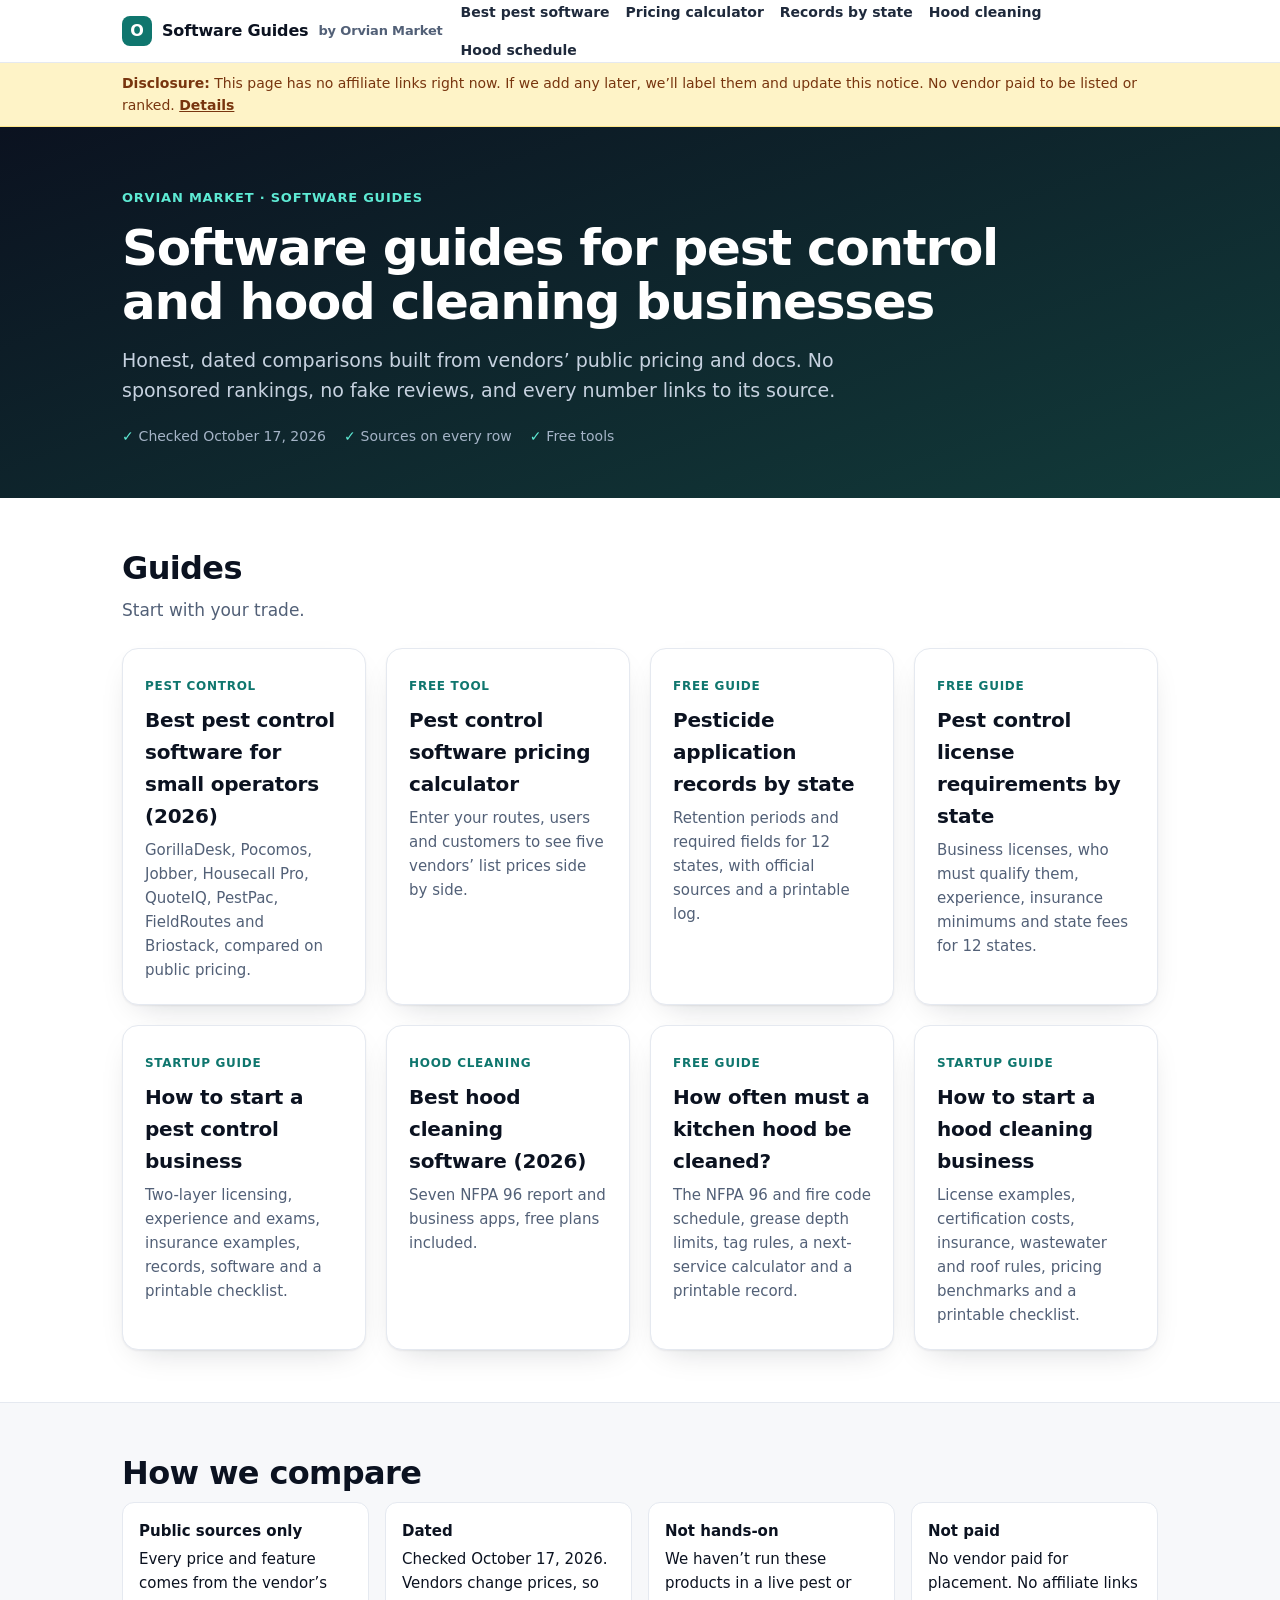
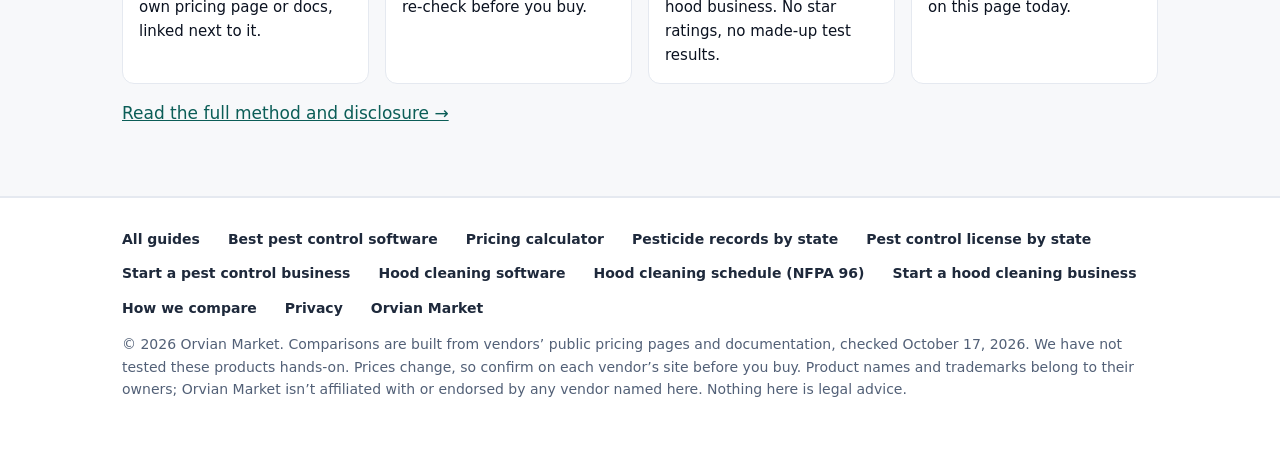
<file: index.html>
<!doctype html><html lang="en"><head><meta charset="utf-8">
<!-- Google tag (gtag.js) -->
<script async src="https://www.googletagmanager.com/gtag/js?id=G-F3QH6E9QR7"></script>
<script>window.dataLayer=window.dataLayer||[];function gtag(){dataLayer.push(arguments);}gtag('js',new Date());gtag('config','G-F3QH6E9QR7');
document.addEventListener('click',function(e){var a=e.target&&e.target.closest?e.target.closest('a[href*="gumroad.com"]'):null;if(!a)return;var m=a.href.match(/\/l\/([^\/?#]+)/),s=m?m[1]:'';var N={"answerloft":"Answerloft","bcmhvk":"Okayline","bjkyj":"Thumbtally","ekunvc":"Proposeroo Team","ijsmuq":"PeelPixel Pro","kzjcwp":"Proposeroo Pro","lyrgdx":"Rate Calculator Spreadsheet","pckinc":"Rate-Raise Email Rewrite","kudoshelf":"Kudoshelf","proposeroo-desk":"Proposeroo Desk","proposeroo-desk-team":"Proposeroo Desk Team","ctitql":"Freelance Rate Pack","jtocar":"Client OS","vwxgu":"Prompt Pack","oellyq":"Budget Template","bffum":"Rate Mini (free)","mceana":"Freelancer Toolkit Bundle","nqpwfg":"Raise Emails (free)"};gtag('event','buy_click',{product_name:a.getAttribute('data-product')||N[s]||s||'gumroad',product_slug:s,link_url:a.href,link_text:(a.textContent||'').trim().slice(0,80),transport_type:'beacon'});},true);</script>
<meta name="viewport" content="width=device-width,initial-scale=1">
<title>Pest Control and Hood Cleaning Software Guides | Orvian Market</title><meta name="description" content="Dated, sourced guides for pest control and hood cleaning businesses: software compared by price, a pricing calculator, and license and record rules by state."><link rel="canonical" href="https://orvianmarketplace.com/software-guides/"><meta name="robots" content="index,follow"><meta name="theme-color" content="#0b1220">
<meta property="og:type" content="article"><meta property="og:site_name" content="Orvian Market"><meta property="og:url" content="https://orvianmarketplace.com/software-guides/"><meta property="og:title" content="Pest Control and Hood Cleaning Software Guides | Orvian Market"><meta property="og:description" content="Dated, sourced guides for pest control and hood cleaning businesses: software compared by price, a pricing calculator, and license and record rules by state.">
<meta property="og:image" content="https://orvianmarketplace.com/software-guides/assets/og.png"><meta property="og:image:width" content="1200"><meta property="og:image:height" content="630"><meta property="og:image:alt" content="Orvian Market Software Guides: honest, dated comparisons from public pricing">
<meta name="twitter:card" content="summary_large_image"><meta name="twitter:image" content="https://orvianmarketplace.com/software-guides/assets/og.png"><meta property="article:modified_time" content="2026-10-17">
<link rel="icon" href="data:image/svg+xml,%3Csvg xmlns='http://www.w3.org/2000/svg' viewBox='0 0 64 64'%3E%3Crect width='64' height='64' rx='14' fill='%230f766e'/%3E%3Ctext x='32' y='44' font-family='Arial' font-weight='800' font-size='34' fill='white' text-anchor='middle'%3EO%3C/text%3E%3C/svg%3E">
<link rel="stylesheet" href="assets/guides.css"><script type="application/ld+json">{"@context": "https://schema.org", "@type": "CollectionPage", "name": "Pest Control and Hood Cleaning Software Guides | Orvian Market", "url": "https://orvianmarketplace.com/software-guides/", "description": "Dated, sourced guides for pest control and hood cleaning businesses: software compared by price, a pricing calculator, and license and record rules by state."}</script></head><body>
<header class="nav"><div class="w"><a class="brand" href="index.html"><span class="mk" aria-hidden="true">O</span>Software Guides <small>by Orvian Market</small></a><nav aria-label="Guides"><a href="best-pest-control-software.html">Best pest software</a><a href="pest-control-software-pricing-calculator.html">Pricing calculator</a><a href="pesticide-application-records-by-state.html">Records by state</a><a href="best-hood-cleaning-software.html">Hood cleaning</a><a href="hood-cleaning-frequency-requirements.html">Hood schedule</a></nav></div></header>
<div class="disc" role="note"><div class="w"><b>Disclosure:</b> This page has no affiliate links right now. If we add any later, we&rsquo;ll label them and update this notice. No vendor paid to be listed or ranked. <a href="about.html#disclosure">Details</a></div></div>
<main id="main"><section class="hero"><div class="w"><p class="eb">Orvian Market &middot; Software Guides</p><h1>Software guides for pest control and hood cleaning businesses</h1><p class="lead">Honest, dated comparisons built from vendors&rsquo; public pricing and docs. No sponsored rankings, no fake reviews, and every number links to its source.</p><div class="meta"><span>Checked October 17, 2026</span><span>Sources on every row</span><span>Free tools</span></div></div></section><section class="sec"><div class="w"><h2>Guides</h2><p class="sub">Start with your trade.</p><div class="hubs"><a class="hub" href="best-pest-control-software.html"><span class="k">Pest control</span><h3>Best pest control software for small operators (2026)</h3><p>GorillaDesk, Pocomos, Jobber, Housecall Pro, QuoteIQ, PestPac, FieldRoutes and Briostack, compared on public pricing.</p></a><a class="hub" href="pest-control-software-pricing-calculator.html"><span class="k">Free tool</span><h3>Pest control software pricing calculator</h3><p>Enter your routes, users and customers to see five vendors&rsquo; list prices side by side.</p></a><a class="hub" href="pesticide-application-records-by-state.html"><span class="k">Free guide</span><h3>Pesticide application records by state</h3><p>Retention periods and required fields for 12 states, with official sources and a printable log.</p></a><a class="hub" href="pest-control-license-requirements-by-state.html"><span class="k">Free guide</span><h3>Pest control license requirements by state</h3><p>Business licenses, who must qualify them, experience, insurance minimums and state fees for 12 states.</p></a><a class="hub" href="how-to-start-a-pest-control-business.html"><span class="k">Startup guide</span><h3>How to start a pest control business</h3><p>Two-layer licensing, experience and exams, insurance examples, records, software and a printable checklist.</p></a><a class="hub" href="best-hood-cleaning-software.html"><span class="k">Hood cleaning</span><h3>Best hood cleaning software (2026)</h3><p>Seven NFPA 96 report and business apps, free plans included.</p></a><a class="hub" href="hood-cleaning-frequency-requirements.html"><span class="k">Free guide</span><h3>How often must a kitchen hood be cleaned?</h3><p>The NFPA 96 and fire code schedule, grease depth limits, tag rules, a next-service calculator and a printable record.</p></a><a class="hub" href="how-to-start-a-hood-cleaning-business.html"><span class="k">Startup guide</span><h3>How to start a hood cleaning business</h3><p>License examples, certification costs, insurance, wastewater and roof rules, pricing benchmarks and a printable checklist.</p></a></div></div></section><section class="sec alt"><div class="w"><h2>How we compare</h2><div class="method"><div><b>Public sources only</b>Every price and feature comes from the vendor&rsquo;s own pricing page or docs, linked next to it.</div><div><b>Dated</b>Checked October 17, 2026. Vendors change prices, so re-check before you buy.</div><div><b>Not hands-on</b>We haven&rsquo;t run these products in a live pest or hood business. No star ratings, no made-up test results.</div><div><b>Not paid</b>No vendor paid for placement. No affiliate links on this page today.</div></div><p style="margin-top:16px"><a href="about.html">Read the full method and disclosure &rarr;</a></p></div></section></main>
<footer><div class="w"><div class="fg"><a href="index.html">All guides</a><a href="best-pest-control-software.html">Best pest control software</a><a href="pest-control-software-pricing-calculator.html">Pricing calculator</a><a href="pesticide-application-records-by-state.html">Pesticide records by state</a><a href="pest-control-license-requirements-by-state.html">Pest control license by state</a><a href="how-to-start-a-pest-control-business.html">Start a pest control business</a><a href="best-hood-cleaning-software.html">Hood cleaning software</a><a href="hood-cleaning-frequency-requirements.html">Hood cleaning schedule (NFPA 96)</a><a href="how-to-start-a-hood-cleaning-business.html">Start a hood cleaning business</a><a href="about.html">How we compare</a><a href="https://orvianmarketplace.com/privacy.html">Privacy</a><a href="https://orvianmarketplace.com/">Orvian Market</a></div>
<p>&copy; 2026 Orvian Market. Comparisons are built from vendors&rsquo; public pricing pages and documentation, checked October 17, 2026. We have not tested these products hands-on. Prices change, so confirm on each vendor&rsquo;s site before you buy. Product names and trademarks belong to their owners; Orvian Market isn&rsquo;t affiliated with or endorsed by any vendor named here. Nothing here is legal advice.</p></div></footer>
</body></html>
</file>
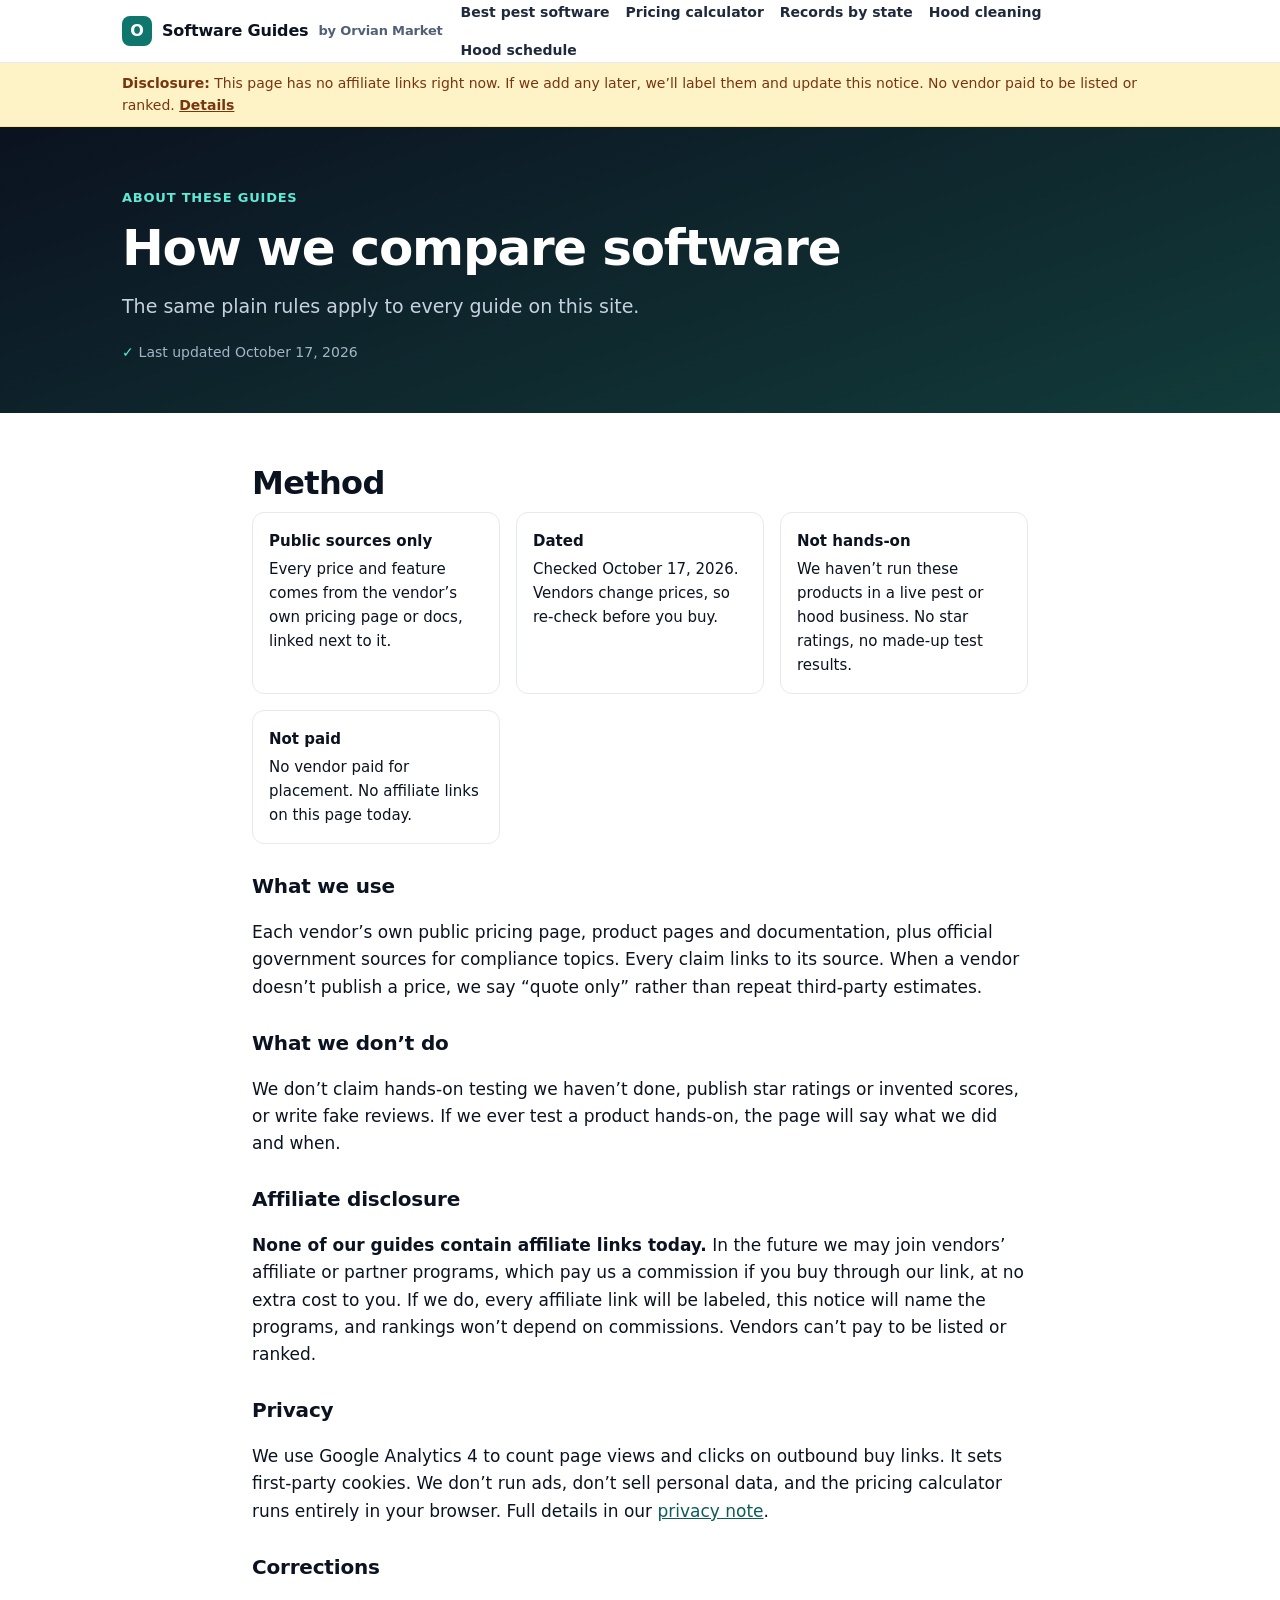
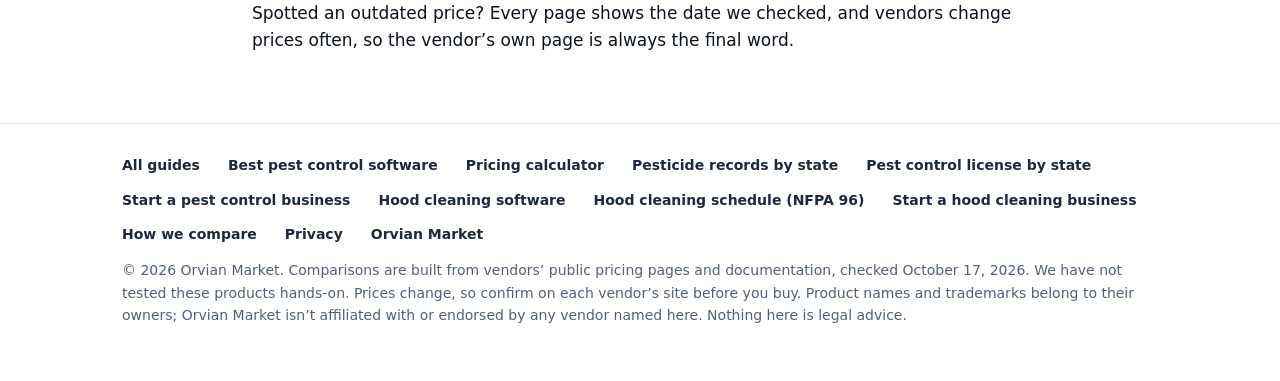
<file: about.html>
<!doctype html><html lang="en"><head><meta charset="utf-8">
<!-- Google tag (gtag.js) -->
<script async src="https://www.googletagmanager.com/gtag/js?id=G-F3QH6E9QR7"></script>
<script>window.dataLayer=window.dataLayer||[];function gtag(){dataLayer.push(arguments);}gtag('js',new Date());gtag('config','G-F3QH6E9QR7');
document.addEventListener('click',function(e){var a=e.target&&e.target.closest?e.target.closest('a[href*="gumroad.com"]'):null;if(!a)return;var m=a.href.match(/\/l\/([^\/?#]+)/),s=m?m[1]:'';var N={"answerloft":"Answerloft","bcmhvk":"Okayline","bjkyj":"Thumbtally","ekunvc":"Proposeroo Team","ijsmuq":"PeelPixel Pro","kzjcwp":"Proposeroo Pro","lyrgdx":"Rate Calculator Spreadsheet","pckinc":"Rate-Raise Email Rewrite","kudoshelf":"Kudoshelf","proposeroo-desk":"Proposeroo Desk","proposeroo-desk-team":"Proposeroo Desk Team","ctitql":"Freelance Rate Pack","jtocar":"Client OS","vwxgu":"Prompt Pack","oellyq":"Budget Template","bffum":"Rate Mini (free)","mceana":"Freelancer Toolkit Bundle","nqpwfg":"Raise Emails (free)"};gtag('event','buy_click',{product_name:a.getAttribute('data-product')||N[s]||s||'gumroad',product_slug:s,link_url:a.href,link_text:(a.textContent||'').trim().slice(0,80),transport_type:'beacon'});},true);</script>
<meta name="viewport" content="width=device-width,initial-scale=1">
<title>How Orvian Market Software Guides Compares Software</title><meta name="description" content="Method, sources and affiliate disclosure for Orvian Market Software Guides."><link rel="canonical" href="https://orvianmarketplace.com/software-guides/about.html"><meta name="robots" content="index,follow"><meta name="theme-color" content="#0b1220">
<meta property="og:type" content="article"><meta property="og:site_name" content="Orvian Market"><meta property="og:url" content="https://orvianmarketplace.com/software-guides/about.html"><meta property="og:title" content="How Orvian Market Software Guides Compares Software"><meta property="og:description" content="Method, sources and affiliate disclosure for Orvian Market Software Guides.">
<meta property="og:image" content="https://orvianmarketplace.com/software-guides/assets/og.png"><meta property="og:image:width" content="1200"><meta property="og:image:height" content="630"><meta property="og:image:alt" content="Orvian Market Software Guides: honest, dated comparisons from public pricing">
<meta name="twitter:card" content="summary_large_image"><meta name="twitter:image" content="https://orvianmarketplace.com/software-guides/assets/og.png"><meta property="article:modified_time" content="2026-10-17">
<link rel="icon" href="data:image/svg+xml,%3Csvg xmlns='http://www.w3.org/2000/svg' viewBox='0 0 64 64'%3E%3Crect width='64' height='64' rx='14' fill='%230f766e'/%3E%3Ctext x='32' y='44' font-family='Arial' font-weight='800' font-size='34' fill='white' text-anchor='middle'%3EO%3C/text%3E%3C/svg%3E">
<link rel="stylesheet" href="assets/guides.css"><script type="application/ld+json">{"@context": "https://schema.org", "@type": "BreadcrumbList", "itemListElement": [{"@type": "ListItem", "position": 1, "name": "Software Guides", "item": "https://orvianmarketplace.com/software-guides/"}, {"@type": "ListItem", "position": 2, "name": "How we compare", "item": "https://orvianmarketplace.com/software-guides/about.html"}]}</script></head><body>
<header class="nav"><div class="w"><a class="brand" href="index.html"><span class="mk" aria-hidden="true">O</span>Software Guides <small>by Orvian Market</small></a><nav aria-label="Guides"><a href="best-pest-control-software.html">Best pest software</a><a href="pest-control-software-pricing-calculator.html">Pricing calculator</a><a href="pesticide-application-records-by-state.html">Records by state</a><a href="best-hood-cleaning-software.html">Hood cleaning</a><a href="hood-cleaning-frequency-requirements.html">Hood schedule</a></nav></div></header>
<div class="disc" role="note"><div class="w"><b>Disclosure:</b> This page has no affiliate links right now. If we add any later, we&rsquo;ll label them and update this notice. No vendor paid to be listed or ranked. <a href="about.html#disclosure">Details</a></div></div>
<main id="main"><section class="hero"><div class="w"><p class="eb">About these guides</p><h1>How we compare software</h1><p class="lead">The same plain rules apply to every guide on this site.</p><div class="meta"><span>Last updated October 17, 2026</span></div></div></section><section class="sec"><div class="w nw"><h2>Method</h2><div class="method"><div><b>Public sources only</b>Every price and feature comes from the vendor&rsquo;s own pricing page or docs, linked next to it.</div><div><b>Dated</b>Checked October 17, 2026. Vendors change prices, so re-check before you buy.</div><div><b>Not hands-on</b>We haven&rsquo;t run these products in a live pest or hood business. No star ratings, no made-up test results.</div><div><b>Not paid</b>No vendor paid for placement. No affiliate links on this page today.</div></div>
<h3>What we use</h3><p>Each vendor&rsquo;s own public pricing page, product pages and documentation, plus official government sources for compliance topics. Every claim links to its source. When a vendor doesn&rsquo;t publish a price, we say &ldquo;quote only&rdquo; rather than repeat third-party estimates.</p>
<h3>What we don&rsquo;t do</h3><p>We don&rsquo;t claim hands-on testing we haven&rsquo;t done, publish star ratings or invented scores, or write fake reviews. If we ever test a product hands-on, the page will say what we did and when.</p>
<h3 id="disclosure">Affiliate disclosure</h3><p><b>None of our guides contain affiliate links today.</b> In the future we may join vendors&rsquo; affiliate or partner programs, which pay us a commission if you buy through our link, at no extra cost to you. If we do, every affiliate link will be labeled, this notice will name the programs, and rankings won&rsquo;t depend on commissions. Vendors can&rsquo;t pay to be listed or ranked.</p>
<h3 id="privacy">Privacy</h3><p>We use Google Analytics 4 to count page views and clicks on outbound buy links. It sets first-party cookies. We don&rsquo;t run ads, don&rsquo;t sell personal data, and the pricing calculator runs entirely in your browser. Full details in our <a href="https://orvianmarketplace.com/privacy.html">privacy note</a>.</p>
<h3>Corrections</h3><p>Spotted an outdated price? Every page shows the date we checked, and vendors change prices often, so the vendor&rsquo;s own page is always the final word.</p></div></section></main>
<footer><div class="w"><div class="fg"><a href="index.html">All guides</a><a href="best-pest-control-software.html">Best pest control software</a><a href="pest-control-software-pricing-calculator.html">Pricing calculator</a><a href="pesticide-application-records-by-state.html">Pesticide records by state</a><a href="pest-control-license-requirements-by-state.html">Pest control license by state</a><a href="how-to-start-a-pest-control-business.html">Start a pest control business</a><a href="best-hood-cleaning-software.html">Hood cleaning software</a><a href="hood-cleaning-frequency-requirements.html">Hood cleaning schedule (NFPA 96)</a><a href="how-to-start-a-hood-cleaning-business.html">Start a hood cleaning business</a><a href="about.html">How we compare</a><a href="https://orvianmarketplace.com/privacy.html">Privacy</a><a href="https://orvianmarketplace.com/">Orvian Market</a></div>
<p>&copy; 2026 Orvian Market. Comparisons are built from vendors&rsquo; public pricing pages and documentation, checked October 17, 2026. We have not tested these products hands-on. Prices change, so confirm on each vendor&rsquo;s site before you buy. Product names and trademarks belong to their owners; Orvian Market isn&rsquo;t affiliated with or endorsed by any vendor named here. Nothing here is legal advice.</p></div></footer>
</body></html>
</file>
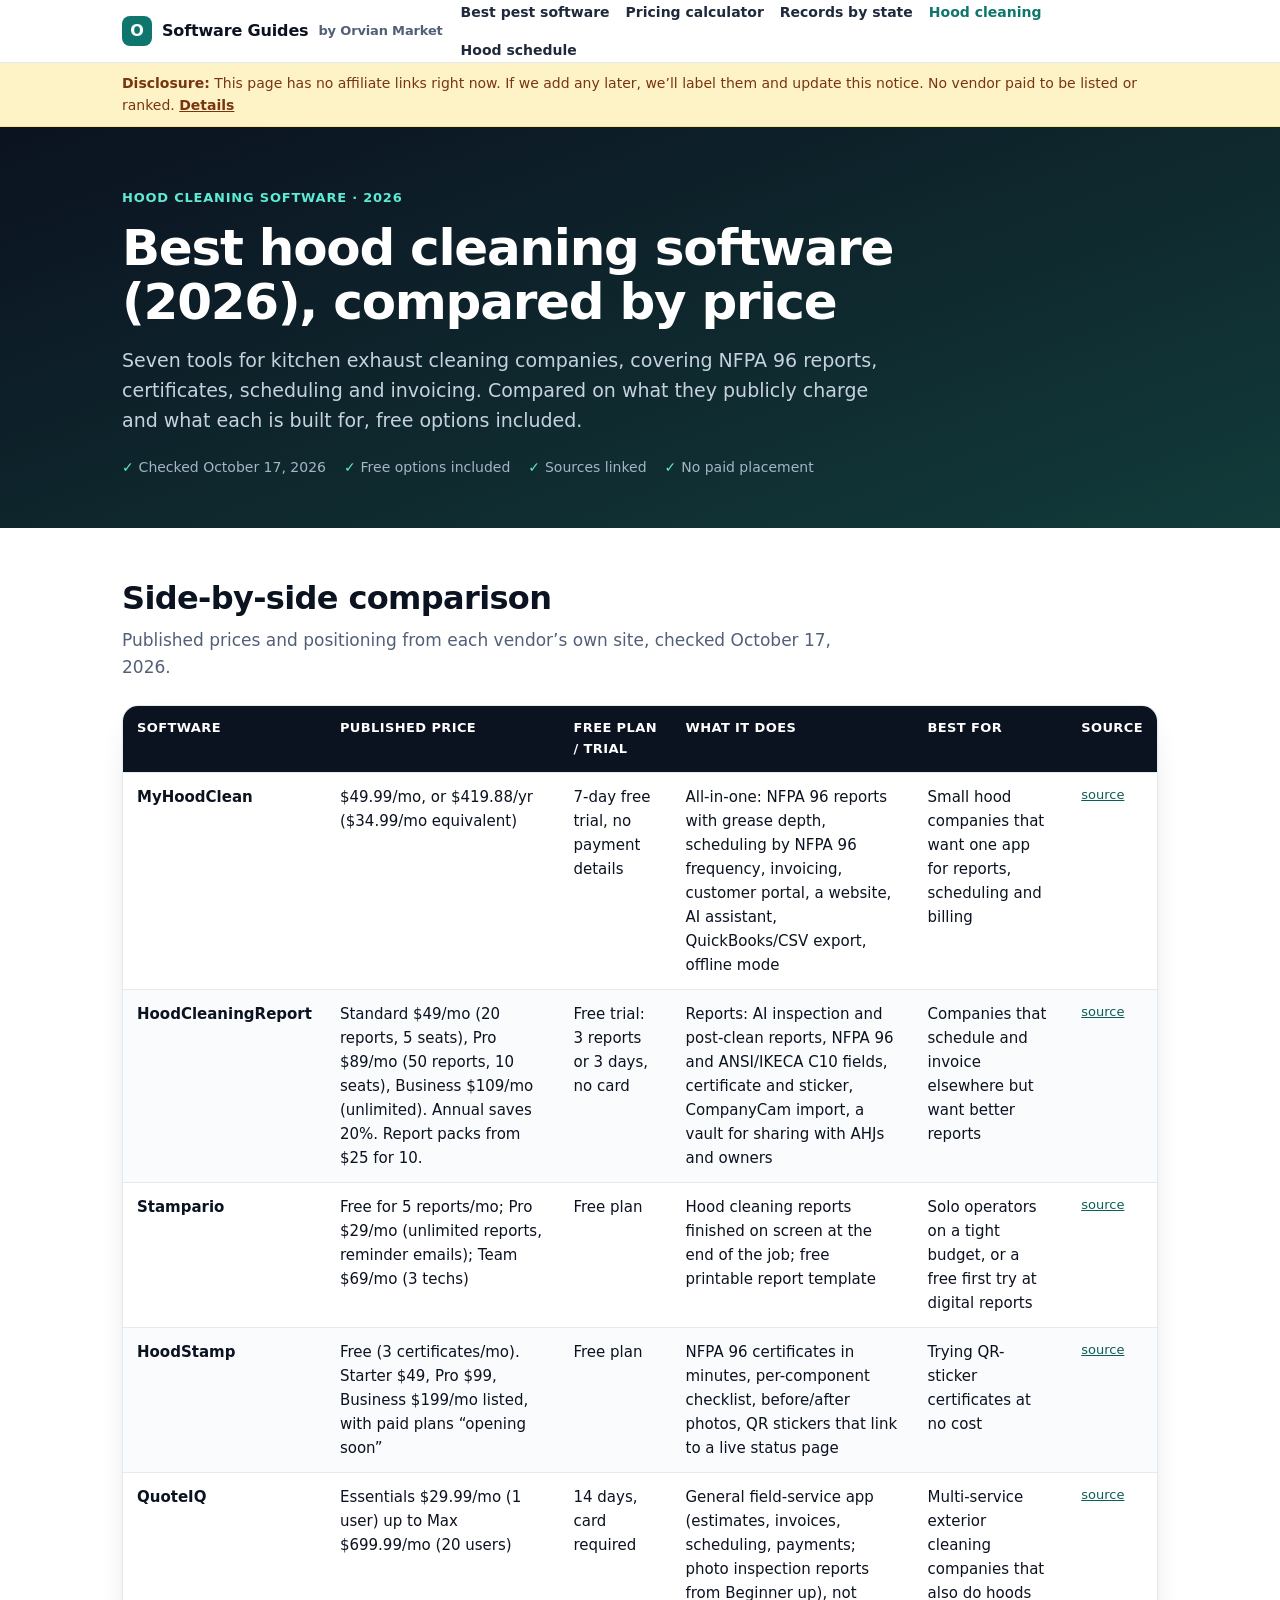
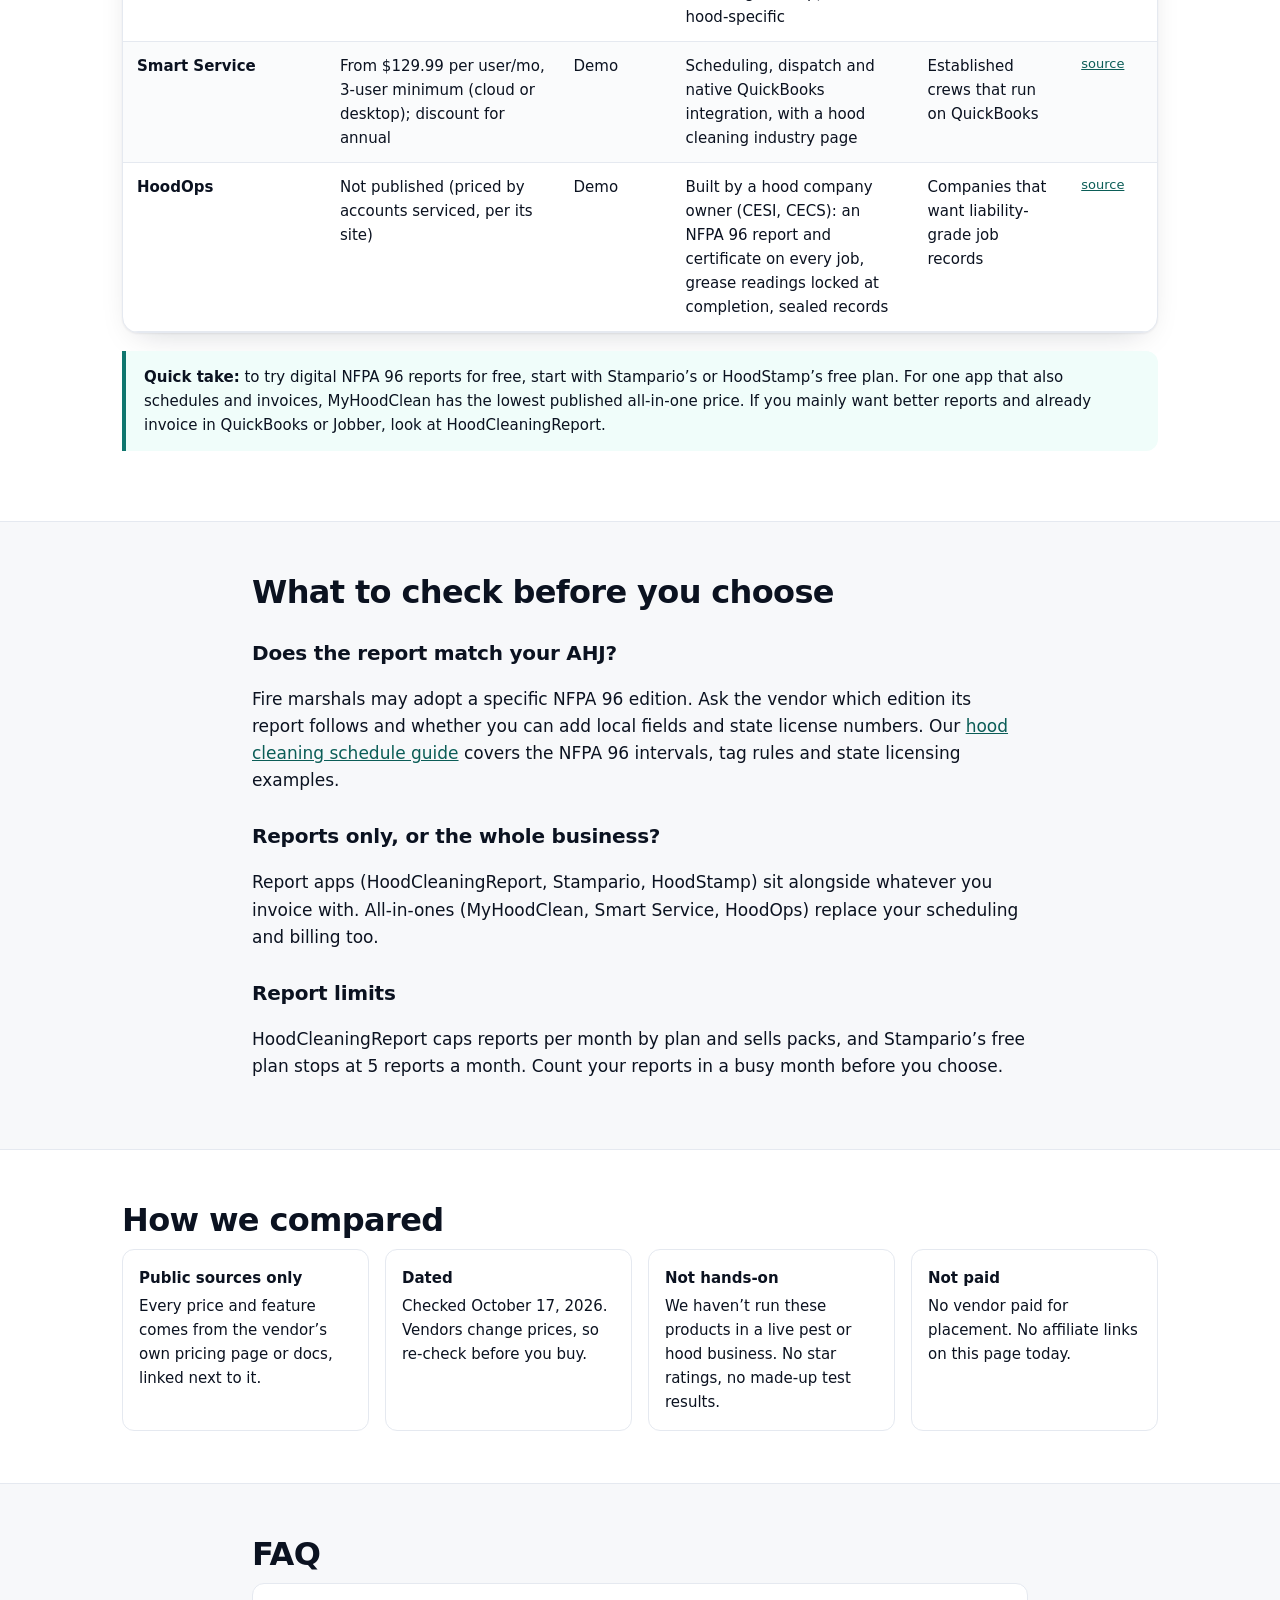
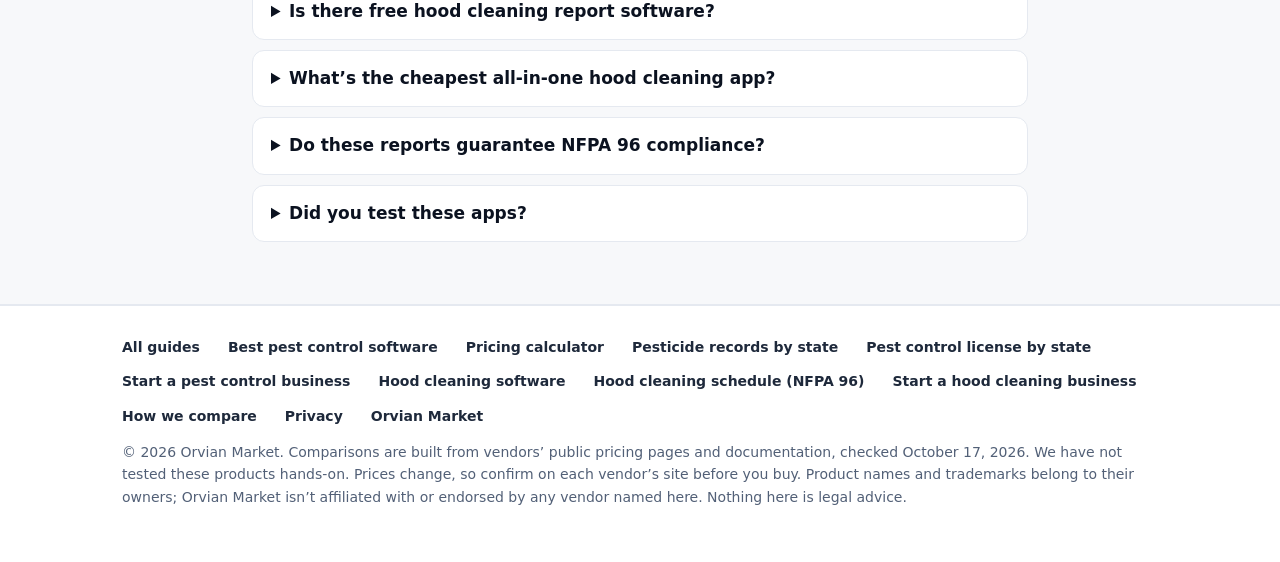
<file: best-hood-cleaning-software.html>
<!doctype html><html lang="en"><head><meta charset="utf-8">
<!-- Google tag (gtag.js) -->
<script async src="https://www.googletagmanager.com/gtag/js?id=G-F3QH6E9QR7"></script>
<script>window.dataLayer=window.dataLayer||[];function gtag(){dataLayer.push(arguments);}gtag('js',new Date());gtag('config','G-F3QH6E9QR7');
document.addEventListener('click',function(e){var a=e.target&&e.target.closest?e.target.closest('a[href*="gumroad.com"]'):null;if(!a)return;var m=a.href.match(/\/l\/([^\/?#]+)/),s=m?m[1]:'';var N={"answerloft":"Answerloft","bcmhvk":"Okayline","bjkyj":"Thumbtally","ekunvc":"Proposeroo Team","ijsmuq":"PeelPixel Pro","kzjcwp":"Proposeroo Pro","lyrgdx":"Rate Calculator Spreadsheet","pckinc":"Rate-Raise Email Rewrite","kudoshelf":"Kudoshelf","proposeroo-desk":"Proposeroo Desk","proposeroo-desk-team":"Proposeroo Desk Team","ctitql":"Freelance Rate Pack","jtocar":"Client OS","vwxgu":"Prompt Pack","oellyq":"Budget Template","bffum":"Rate Mini (free)","mceana":"Freelancer Toolkit Bundle","nqpwfg":"Raise Emails (free)"};gtag('event','buy_click',{product_name:a.getAttribute('data-product')||N[s]||s||'gumroad',product_slug:s,link_url:a.href,link_text:(a.textContent||'').trim().slice(0,80),transport_type:'beacon'});},true);</script>
<meta name="viewport" content="width=device-width,initial-scale=1">
<title>Best Hood Cleaning Software (2026), Compared by Price</title><meta name="description" content="MyHoodClean, HoodCleaningReport, Stampario, HoodStamp, QuoteIQ, Smart Service and HoodOps compared on published pricing, free plans and NFPA 96 reports."><link rel="canonical" href="https://orvianmarketplace.com/software-guides/best-hood-cleaning-software.html"><meta name="robots" content="index,follow"><meta name="theme-color" content="#0b1220">
<meta property="og:type" content="article"><meta property="og:site_name" content="Orvian Market"><meta property="og:url" content="https://orvianmarketplace.com/software-guides/best-hood-cleaning-software.html"><meta property="og:title" content="Best Hood Cleaning Software (2026), Compared by Price"><meta property="og:description" content="MyHoodClean, HoodCleaningReport, Stampario, HoodStamp, QuoteIQ, Smart Service and HoodOps compared on published pricing, free plans and NFPA 96 reports.">
<meta property="og:image" content="https://orvianmarketplace.com/software-guides/assets/og.png"><meta property="og:image:width" content="1200"><meta property="og:image:height" content="630"><meta property="og:image:alt" content="Orvian Market Software Guides: honest, dated comparisons from public pricing">
<meta name="twitter:card" content="summary_large_image"><meta name="twitter:image" content="https://orvianmarketplace.com/software-guides/assets/og.png"><meta property="article:modified_time" content="2026-10-17">
<link rel="icon" href="data:image/svg+xml,%3Csvg xmlns='http://www.w3.org/2000/svg' viewBox='0 0 64 64'%3E%3Crect width='64' height='64' rx='14' fill='%230f766e'/%3E%3Ctext x='32' y='44' font-family='Arial' font-weight='800' font-size='34' fill='white' text-anchor='middle'%3EO%3C/text%3E%3C/svg%3E">
<link rel="stylesheet" href="assets/guides.css"><script type="application/ld+json">{"@context": "https://schema.org", "@type": "Article", "headline": "Best Hood Cleaning Software (2026), Compared by Price", "description": "MyHoodClean, HoodCleaningReport, Stampario, HoodStamp, QuoteIQ, Smart Service and HoodOps compared on published pricing, free plans and NFPA 96 reports.", "dateModified": "2026-10-17", "datePublished": "2026-10-17", "mainEntityOfPage": "https://orvianmarketplace.com/software-guides/best-hood-cleaning-software.html", "image": "https://orvianmarketplace.com/software-guides/assets/og.png", "author": {"@type": "Organization", "name": "Orvian Market", "url": "https://orvianmarketplace.com/"}, "publisher": {"@type": "Organization", "name": "Orvian Market"}}</script><script type="application/ld+json">{"@context": "https://schema.org", "@type": "FAQPage", "mainEntity": [{"@type": "Question", "name": "Is there free hood cleaning report software?", "acceptedAnswer": {"@type": "Answer", "text": "Yes. Stampario has a free plan for 5 reports a month, HoodStamp lists a free plan for 3 certificates a month, and HoodCleaningReport has a free trial of 3 reports or 3 days, per their sites checked October 17, 2026."}}, {"@type": "Question", "name": "What\u2019s the cheapest all-in-one hood cleaning app?", "acceptedAnswer": {"@type": "Answer", "text": "Of the hood-specific apps that publish prices, MyHoodClean is $49.99 a month ($34.99 a month billed yearly) and covers reports, scheduling, invoicing and a website. Stampario Pro is cheaper at $29 a month but focuses on reports."}}, {"@type": "Question", "name": "Do these reports guarantee NFPA 96 compliance?", "acceptedAnswer": {"@type": "Answer", "text": "No software can. Compliance depends on the work done and on your local Authority Having Jurisdiction (AHJ), which may adopt a specific NFPA 96 edition or add its own requirements. Check with your fire marshal."}}, {"@type": "Question", "name": "Did you test these apps?", "acceptedAnswer": {"@type": "Answer", "text": "No. This comparison uses each vendor\u2019s public pricing and product pages, linked in the table. We haven\u2019t used them on real jobs."}}]}</script><script type="application/ld+json">{"@context": "https://schema.org", "@type": "BreadcrumbList", "itemListElement": [{"@type": "ListItem", "position": 1, "name": "Software Guides", "item": "https://orvianmarketplace.com/software-guides/"}, {"@type": "ListItem", "position": 2, "name": "Hood cleaning software", "item": "https://orvianmarketplace.com/software-guides/best-hood-cleaning-software.html"}]}</script></head><body>
<header class="nav"><div class="w"><a class="brand" href="index.html"><span class="mk" aria-hidden="true">O</span>Software Guides <small>by Orvian Market</small></a><nav aria-label="Guides"><a href="best-pest-control-software.html">Best pest software</a><a href="pest-control-software-pricing-calculator.html">Pricing calculator</a><a href="pesticide-application-records-by-state.html">Records by state</a><a href="best-hood-cleaning-software.html" aria-current=page>Hood cleaning</a><a href="hood-cleaning-frequency-requirements.html">Hood schedule</a></nav></div></header>
<div class="disc" role="note"><div class="w"><b>Disclosure:</b> This page has no affiliate links right now. If we add any later, we&rsquo;ll label them and update this notice. No vendor paid to be listed or ranked. <a href="about.html#disclosure">Details</a></div></div>
<main id="main"><section class="hero"><div class="w"><p class="eb">Hood cleaning software &middot; 2026</p><h1>Best hood cleaning software (2026), compared by price</h1><p class="lead">Seven tools for kitchen exhaust cleaning companies, covering NFPA 96 reports, certificates, scheduling and invoicing. Compared on what they publicly charge and what each is built for, free options included.</p><div class="meta"><span>Checked October 17, 2026</span><span>Free options included</span><span>Sources linked</span><span>No paid placement</span></div></div></section><section class="sec"><div class="w"><h2>Side-by-side comparison</h2><p class="sub">Published prices and positioning from each vendor&rsquo;s own site, checked October 17, 2026.</p><div class="tw"><table class="t"><thead><tr><th>Software</th><th>Published price</th><th>Free plan / trial</th><th>What it does</th><th>Best for</th><th>Source</th></tr></thead><tbody><tr><td>MyHoodClean</td><td>$49.99/mo, or $419.88/yr ($34.99/mo equivalent)</td><td>7-day free trial, no payment details</td><td>All-in-one: NFPA 96 reports with grease depth, scheduling by NFPA 96 frequency, invoicing, customer portal, a website, AI assistant, QuickBooks/CSV export, offline mode</td><td>Small hood companies that want one app for reports, scheduling and billing</td><td class="src"><a href="https://myhoodclean.com/" rel="nofollow noopener" target="_blank">source</a></td></tr><tr><td>HoodCleaningReport</td><td>Standard $49/mo (20 reports, 5 seats), Pro $89/mo (50 reports, 10 seats), Business $109/mo (unlimited). Annual saves 20%. Report packs from $25 for 10.</td><td>Free trial: 3 reports or 3 days, no card</td><td>Reports: AI inspection and post-clean reports, NFPA 96 and ANSI/IKECA C10 fields, certificate and sticker, CompanyCam import, a vault for sharing with AHJs and owners</td><td>Companies that schedule and invoice elsewhere but want better reports</td><td class="src"><a href="https://hoodcleaningreport.com/pricing" rel="nofollow noopener" target="_blank">source</a></td></tr><tr><td>Stampario</td><td>Free for 5 reports/mo; Pro $29/mo (unlimited reports, reminder emails); Team $69/mo (3 techs)</td><td>Free plan</td><td>Hood cleaning reports finished on screen at the end of the job; free printable report template</td><td>Solo operators on a tight budget, or a free first try at digital reports</td><td class="src"><a href="https://stampario.com/for/hood-cleaning-companies" rel="nofollow noopener" target="_blank">source</a></td></tr><tr><td>HoodStamp</td><td>Free (3 certificates/mo). Starter $49, Pro $99, Business $199/mo listed, with paid plans &ldquo;opening soon&rdquo;</td><td>Free plan</td><td>NFPA 96 certificates in minutes, per-component checklist, before/after photos, QR stickers that link to a live status page</td><td>Trying QR-sticker certificates at no cost</td><td class="src"><a href="https://hoodstamp.com/" rel="nofollow noopener" target="_blank">source</a></td></tr><tr><td>QuoteIQ</td><td>Essentials $29.99/mo (1 user) up to Max $699.99/mo (20 users)</td><td>14 days, card required</td><td>General field-service app (estimates, invoices, scheduling, payments; photo inspection reports from Beginner up), not hood-specific</td><td>Multi-service exterior cleaning companies that also do hoods</td><td class="src"><a href="https://myquoteiq.com/pricing/" rel="nofollow noopener" target="_blank">source</a></td></tr><tr><td>Smart Service</td><td>From $129.99 per user/mo, 3-user minimum (cloud or desktop); discount for annual</td><td>Demo</td><td>Scheduling, dispatch and native QuickBooks integration, with a hood cleaning industry page</td><td>Established crews that run on QuickBooks</td><td class="src"><a href="https://www.smartservice.com/pricing" rel="nofollow noopener" target="_blank">source</a></td></tr><tr><td>HoodOps</td><td>Not published (priced by accounts serviced, per its site)</td><td>Demo</td><td>Built by a hood company owner (CESI, CECS): an NFPA 96 report and certificate on every job, grease readings locked at completion, sealed records</td><td>Companies that want liability-grade job records</td><td class="src"><a href="https://www.gethoodops.com/" rel="nofollow noopener" target="_blank">source</a></td></tr></tbody></table></div>
<div class="note"><b>Quick take:</b> to try digital NFPA 96 reports for free, start with Stampario&rsquo;s or HoodStamp&rsquo;s free plan. For one app that also schedules and invoices, MyHoodClean has the lowest published all-in-one price. If you mainly want better reports and already invoice in QuickBooks or Jobber, look at HoodCleaningReport.</div></div></section>
<section class="sec alt"><div class="w nw"><h2>What to check before you choose</h2>
<h3>Does the report match your AHJ?</h3><p>Fire marshals may adopt a specific NFPA 96 edition. Ask the vendor which edition its report follows and whether you can add local fields and state license numbers. Our <a href="hood-cleaning-frequency-requirements.html">hood cleaning schedule guide</a> covers the NFPA 96 intervals, tag rules and state licensing examples.</p>
<h3>Reports only, or the whole business?</h3><p>Report apps (HoodCleaningReport, Stampario, HoodStamp) sit alongside whatever you invoice with. All-in-ones (MyHoodClean, Smart Service, HoodOps) replace your scheduling and billing too.</p>
<h3>Report limits</h3><p>HoodCleaningReport caps reports per month by plan and sells packs, and Stampario&rsquo;s free plan stops at 5 reports a month. Count your reports in a busy month before you choose.</p></div></section>
<section class="sec"><div class="w"><h2>How we compared</h2><div class="method"><div><b>Public sources only</b>Every price and feature comes from the vendor&rsquo;s own pricing page or docs, linked next to it.</div><div><b>Dated</b>Checked October 17, 2026. Vendors change prices, so re-check before you buy.</div><div><b>Not hands-on</b>We haven&rsquo;t run these products in a live pest or hood business. No star ratings, no made-up test results.</div><div><b>Not paid</b>No vendor paid for placement. No affiliate links on this page today.</div></div></div></section>
<section class="sec alt"><div class="w nw"><h2>FAQ</h2><details><summary>Is there free hood cleaning report software?</summary><p>Yes. Stampario has a free plan for 5 reports a month, HoodStamp lists a free plan for 3 certificates a month, and HoodCleaningReport has a free trial of 3 reports or 3 days, per their sites checked October 17, 2026.</p></details><details><summary>What&rsquo;s the cheapest all-in-one hood cleaning app?</summary><p>Of the hood-specific apps that publish prices, MyHoodClean is $49.99 a month ($34.99 a month billed yearly) and covers reports, scheduling, invoicing and a website. Stampario Pro is cheaper at $29 a month but focuses on reports.</p></details><details><summary>Do these reports guarantee NFPA 96 compliance?</summary><p>No software can. Compliance depends on the work done and on your local Authority Having Jurisdiction (AHJ), which may adopt a specific NFPA 96 edition or add its own requirements. Check with your fire marshal.</p></details><details><summary>Did you test these apps?</summary><p>No. This comparison uses each vendor&rsquo;s public pricing and product pages, linked in the table. We haven&rsquo;t used them on real jobs.</p></details></div></section></main>
<footer><div class="w"><div class="fg"><a href="index.html">All guides</a><a href="best-pest-control-software.html">Best pest control software</a><a href="pest-control-software-pricing-calculator.html">Pricing calculator</a><a href="pesticide-application-records-by-state.html">Pesticide records by state</a><a href="pest-control-license-requirements-by-state.html">Pest control license by state</a><a href="how-to-start-a-pest-control-business.html">Start a pest control business</a><a href="best-hood-cleaning-software.html">Hood cleaning software</a><a href="hood-cleaning-frequency-requirements.html">Hood cleaning schedule (NFPA 96)</a><a href="how-to-start-a-hood-cleaning-business.html">Start a hood cleaning business</a><a href="about.html">How we compare</a><a href="https://orvianmarketplace.com/privacy.html">Privacy</a><a href="https://orvianmarketplace.com/">Orvian Market</a></div>
<p>&copy; 2026 Orvian Market. Comparisons are built from vendors&rsquo; public pricing pages and documentation, checked October 17, 2026. We have not tested these products hands-on. Prices change, so confirm on each vendor&rsquo;s site before you buy. Product names and trademarks belong to their owners; Orvian Market isn&rsquo;t affiliated with or endorsed by any vendor named here. Nothing here is legal advice.</p></div></footer>
</body></html>
</file>
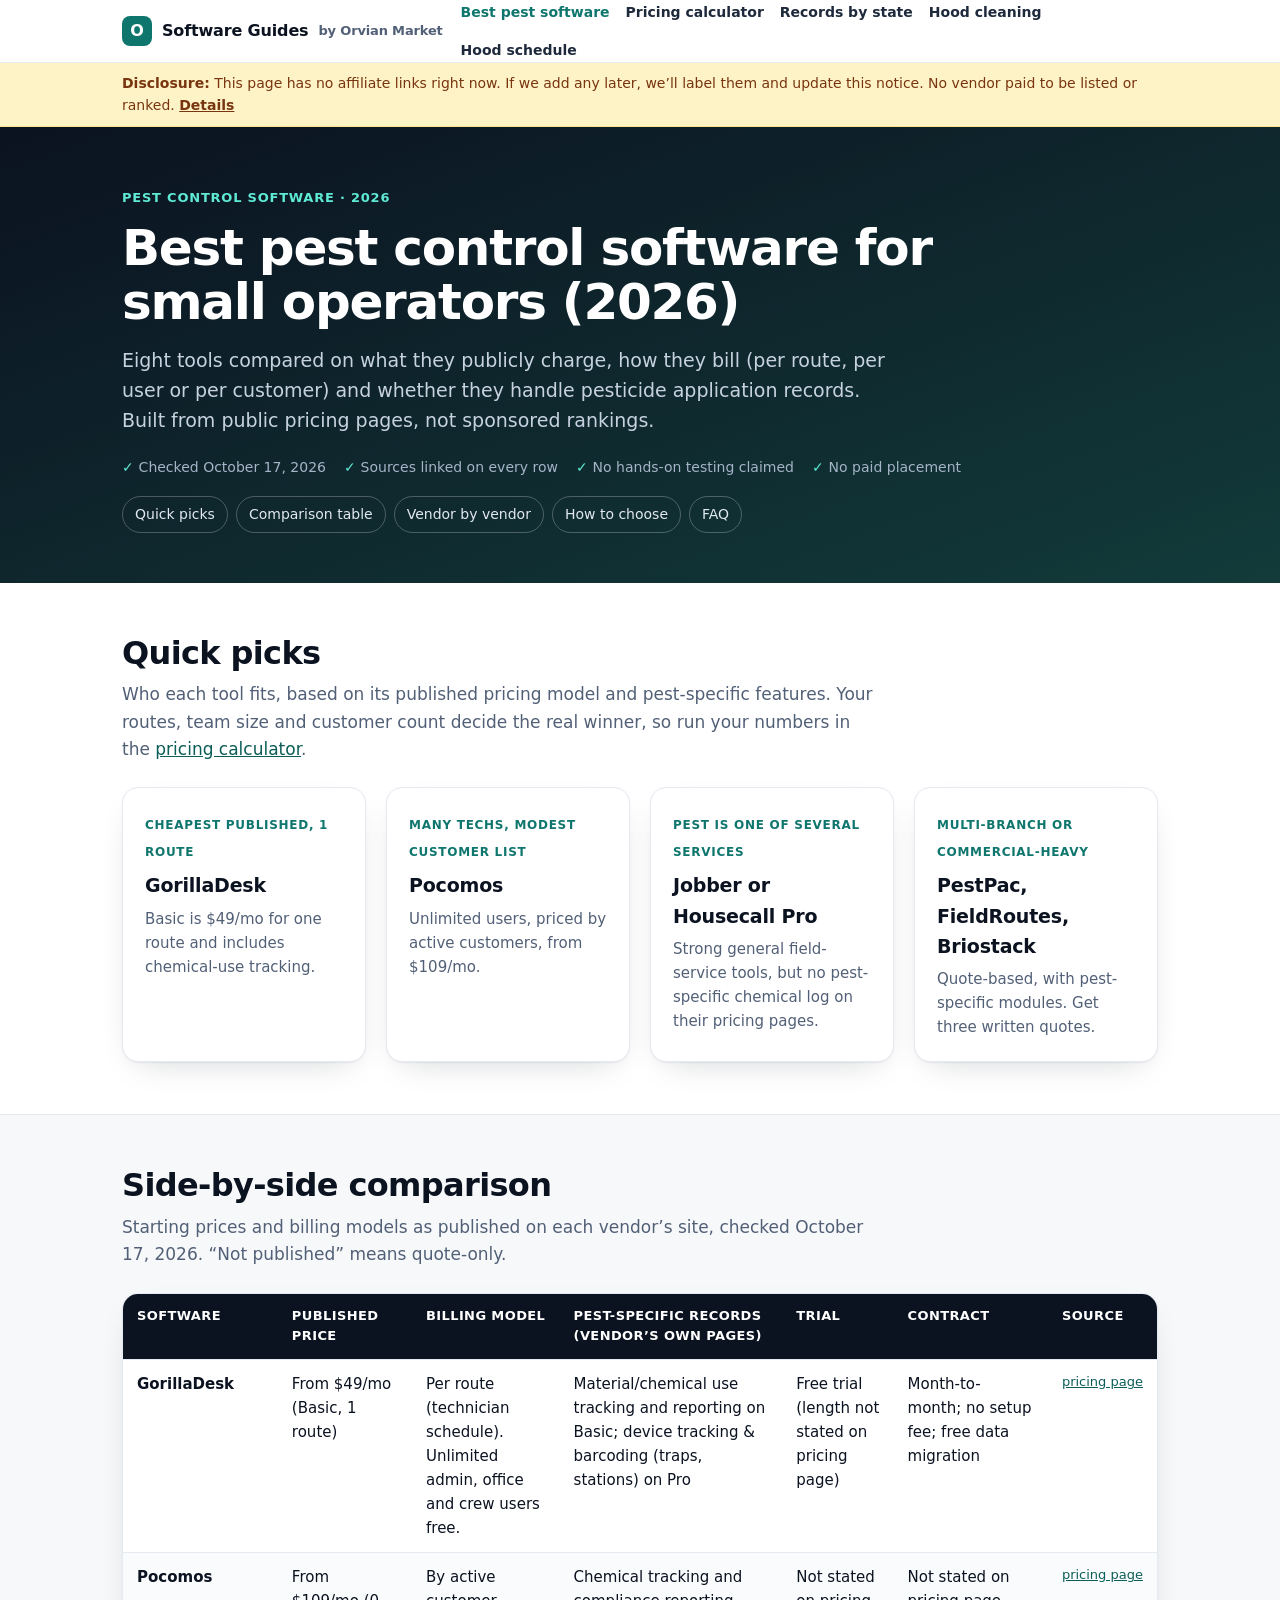
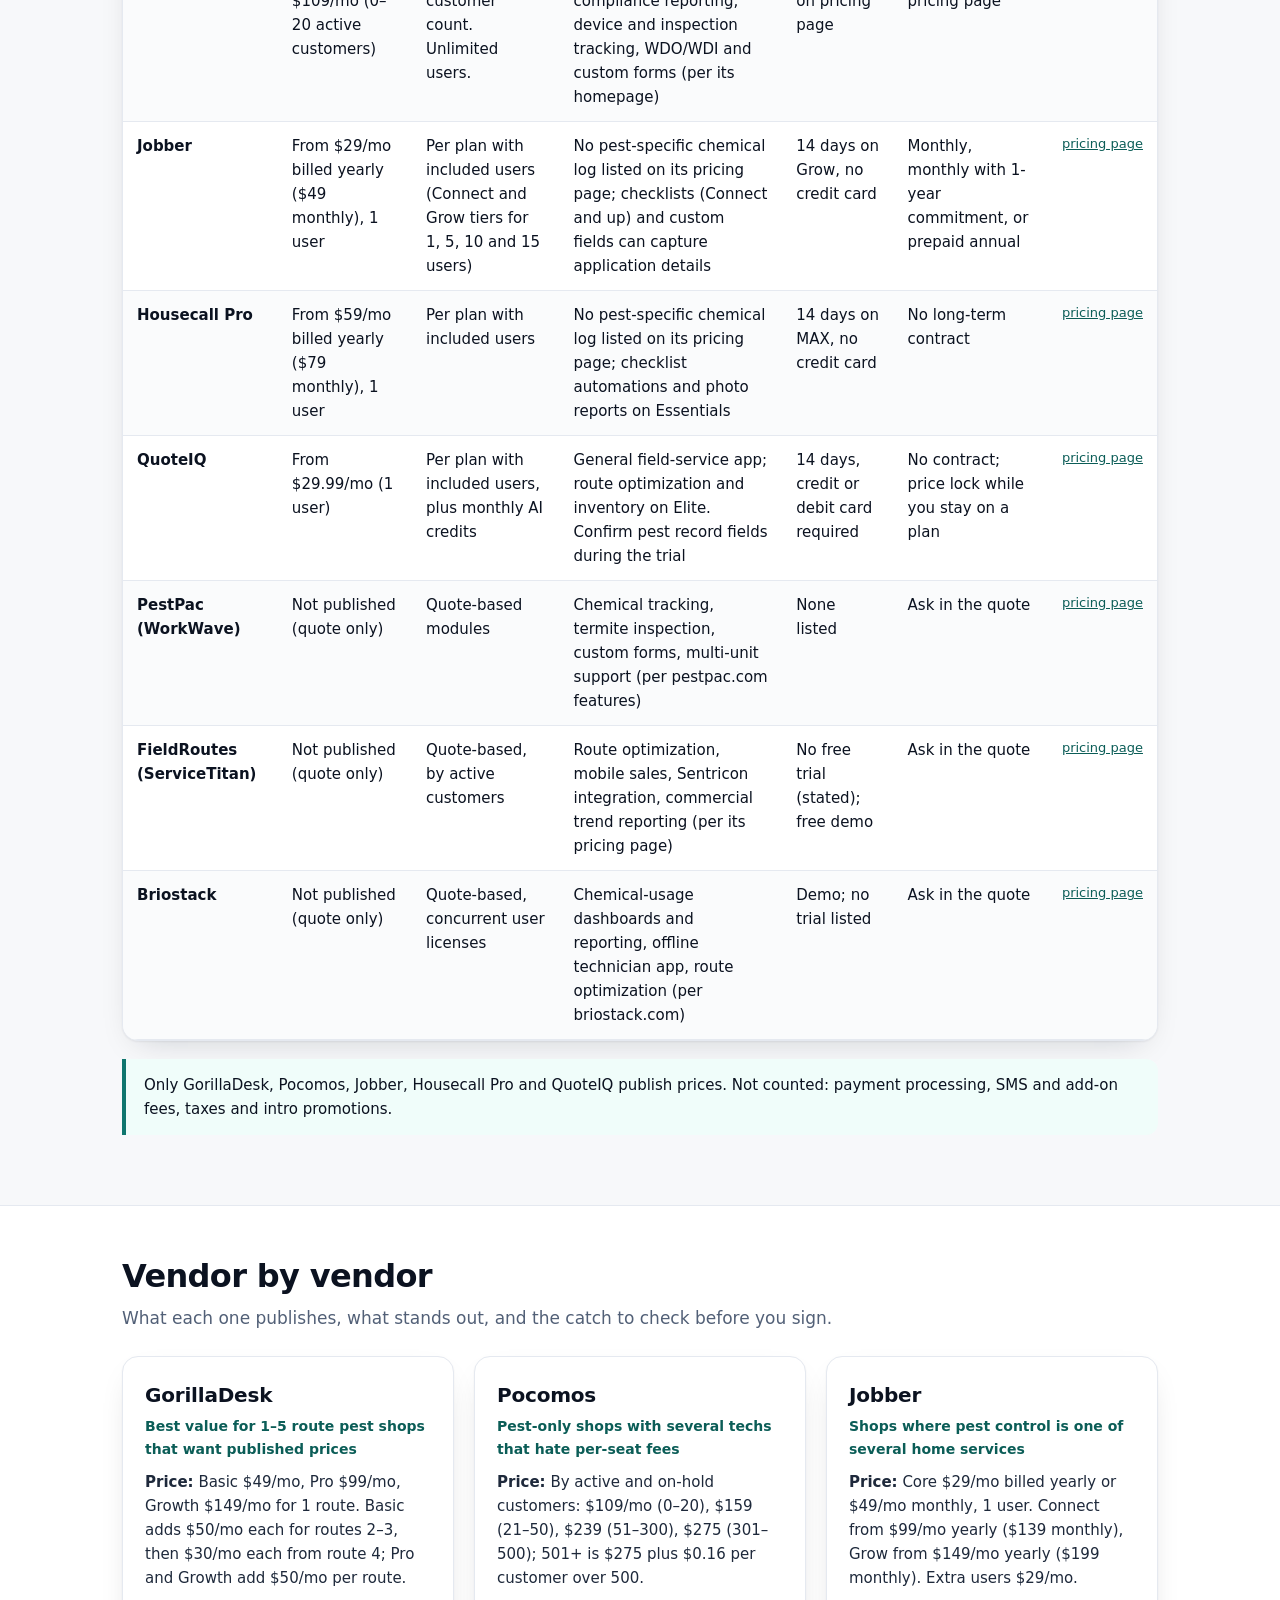
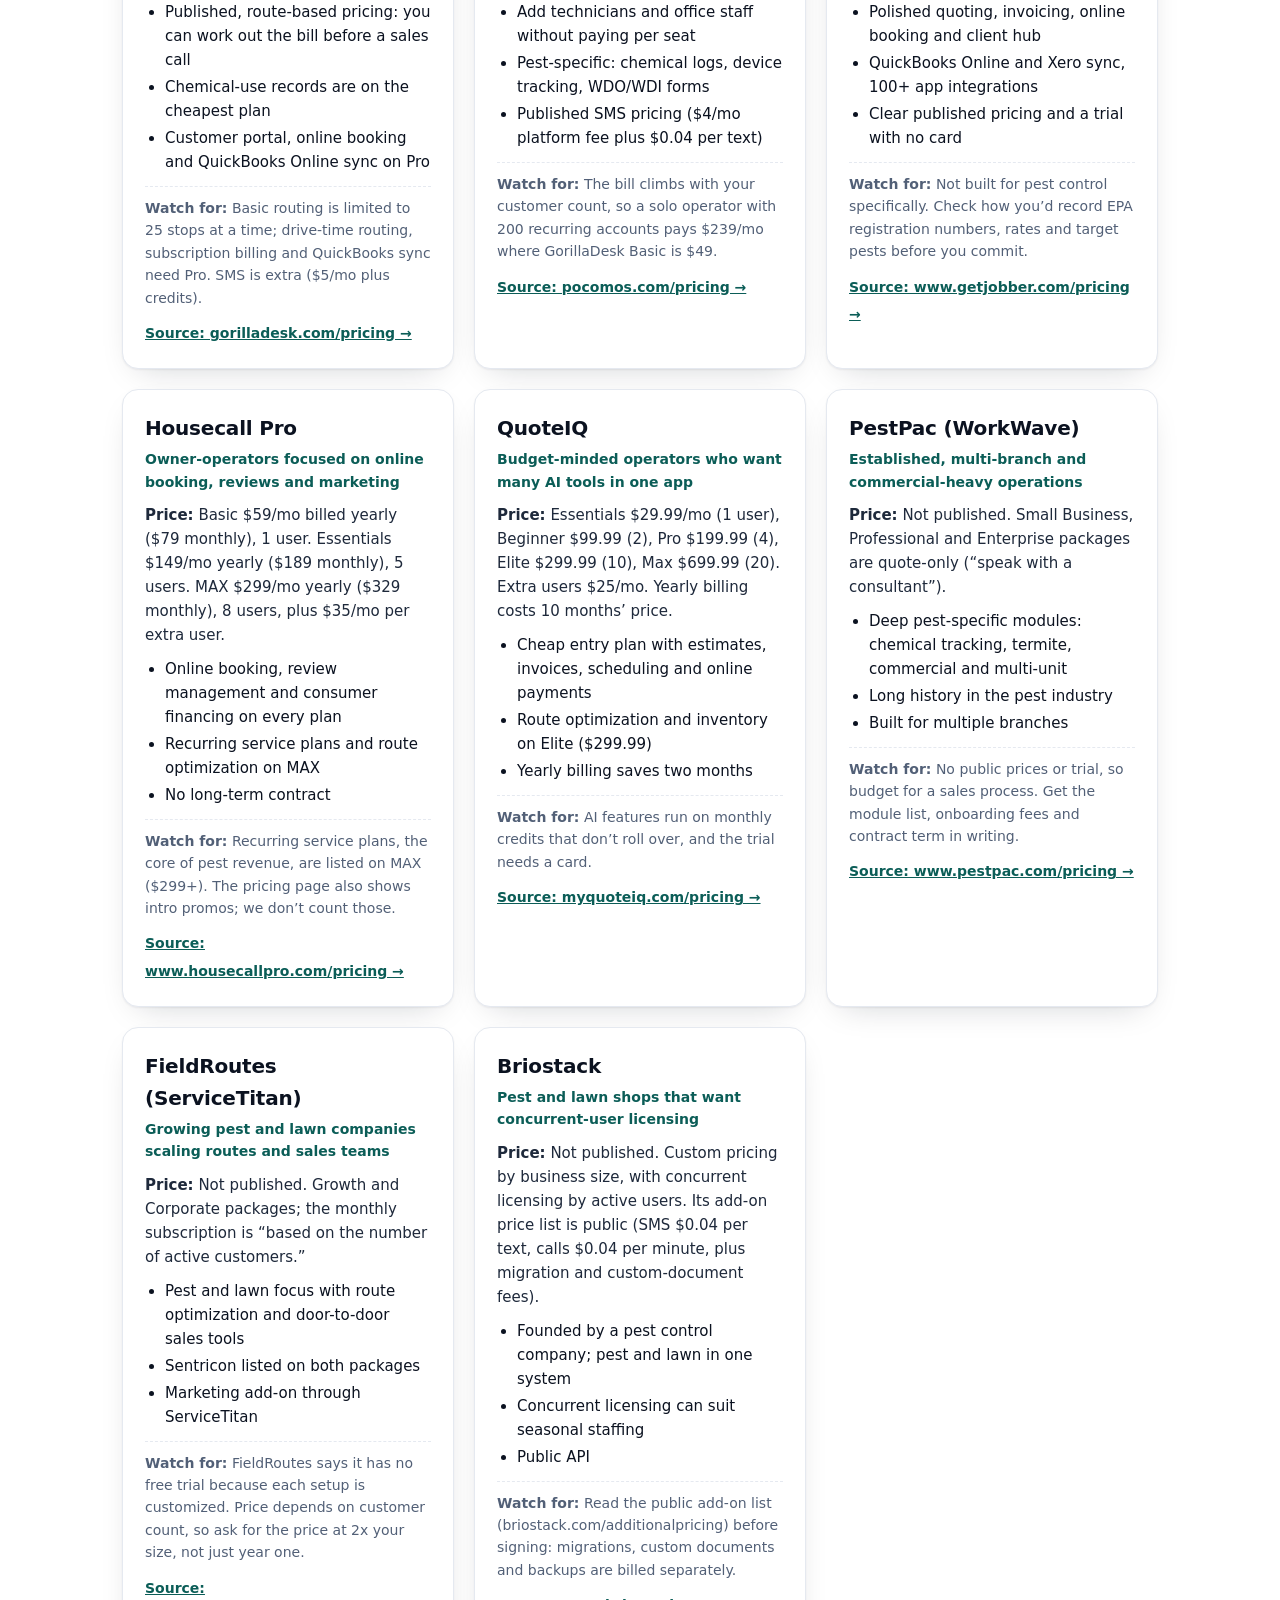
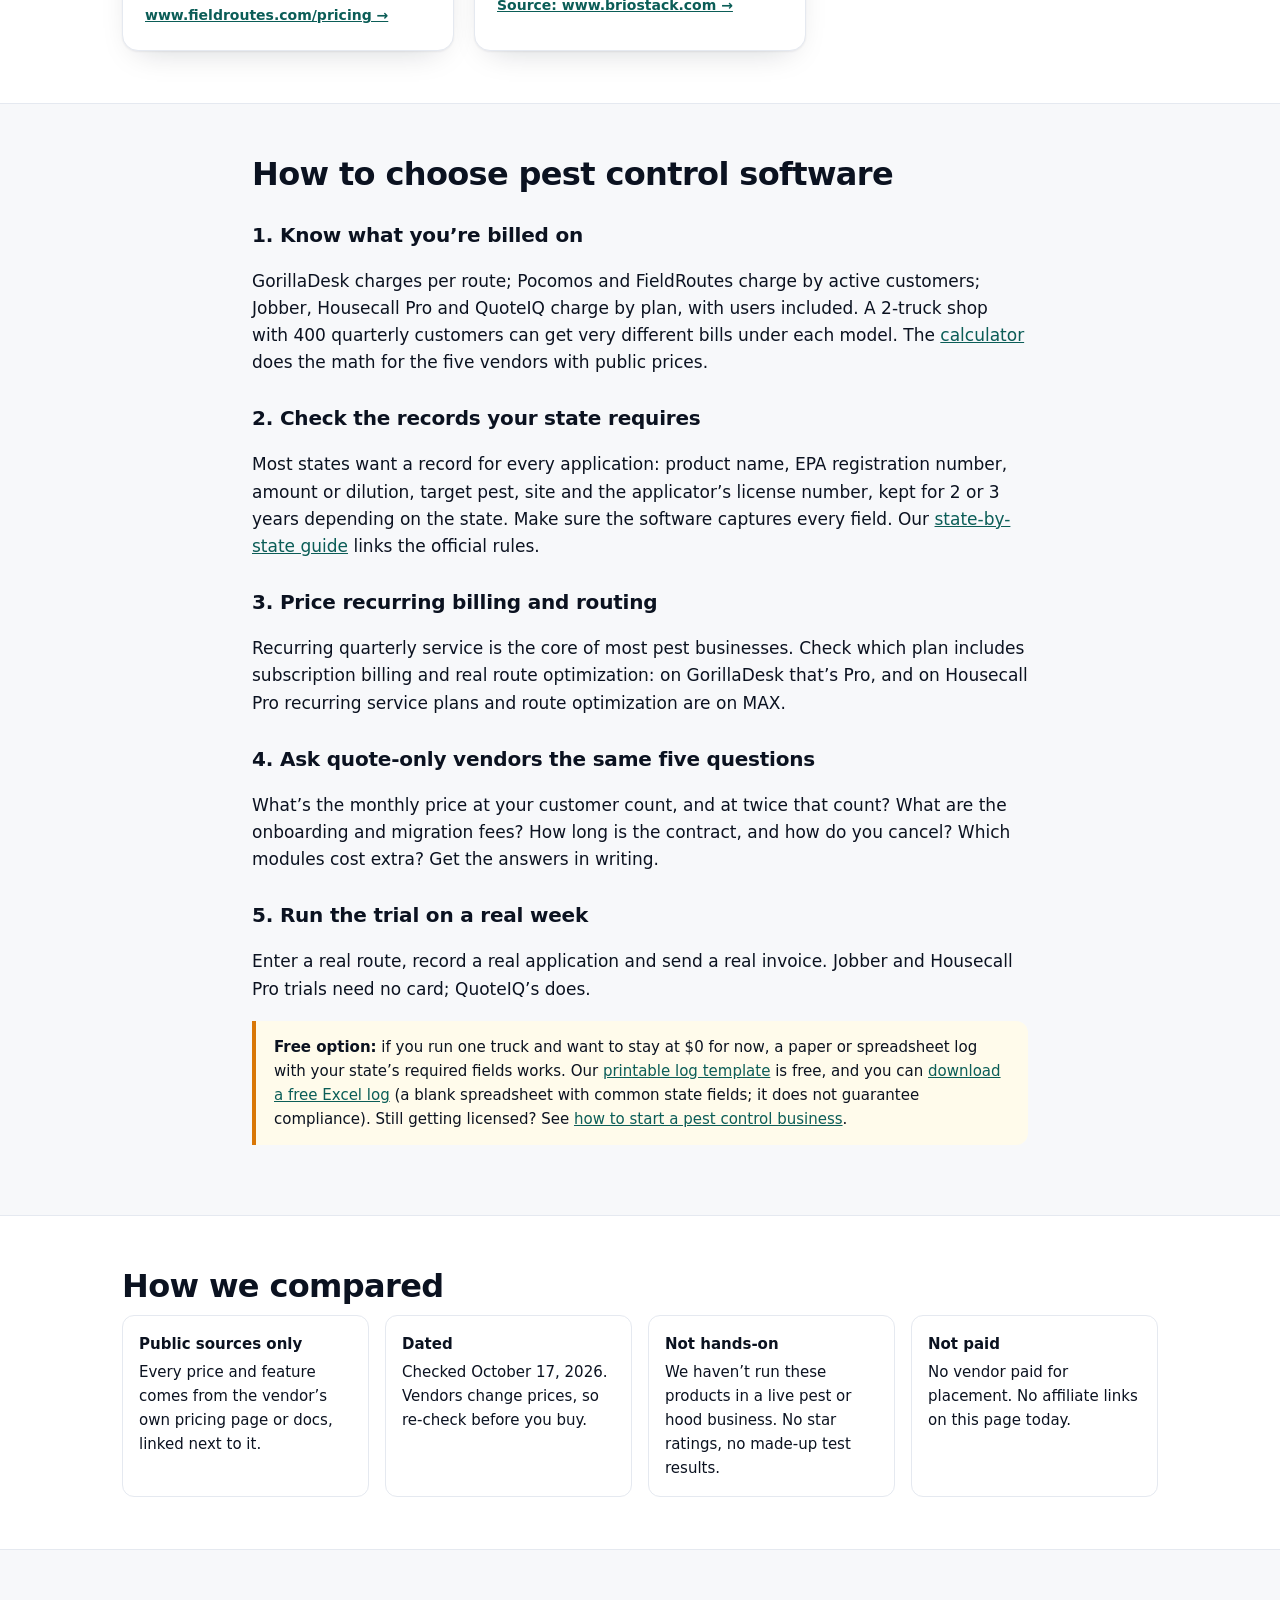
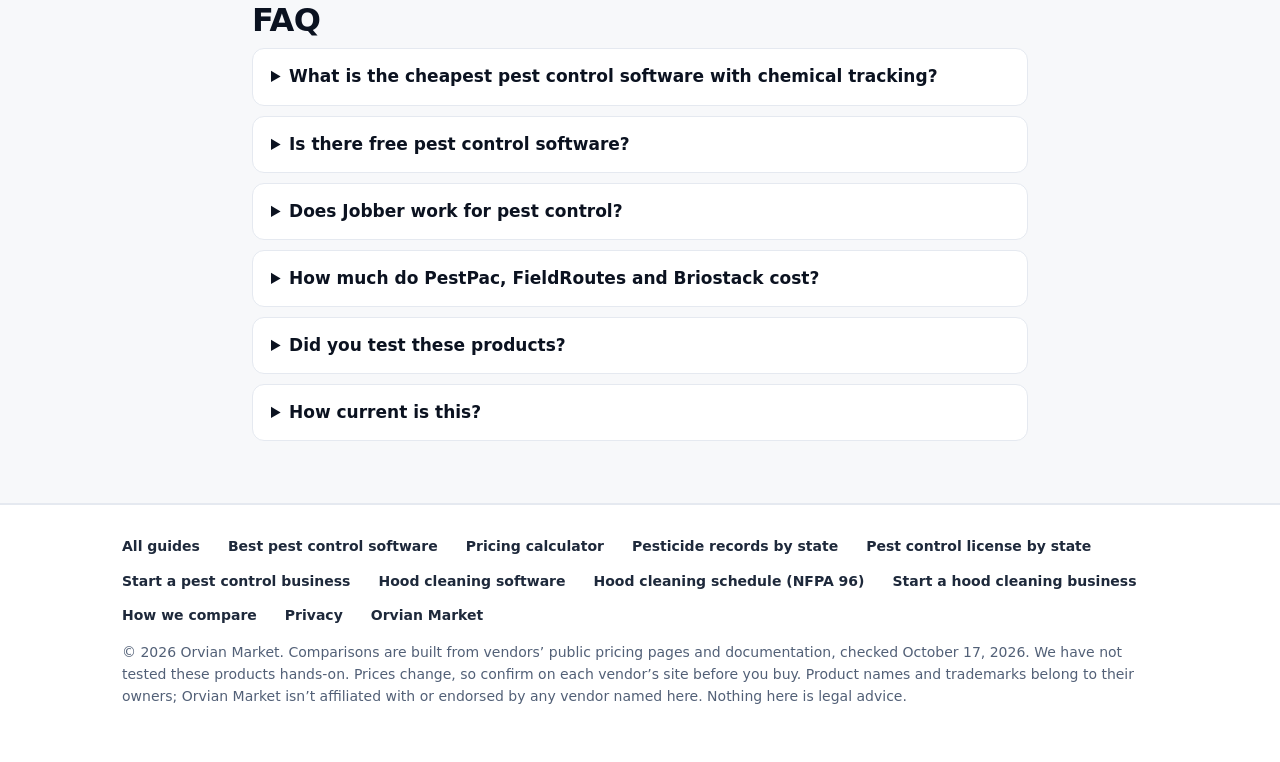
<file: best-pest-control-software.html>
<!doctype html><html lang="en"><head><meta charset="utf-8">
<!-- Google tag (gtag.js) -->
<script async src="https://www.googletagmanager.com/gtag/js?id=G-F3QH6E9QR7"></script>
<script>window.dataLayer=window.dataLayer||[];function gtag(){dataLayer.push(arguments);}gtag('js',new Date());gtag('config','G-F3QH6E9QR7');
document.addEventListener('click',function(e){var a=e.target&&e.target.closest?e.target.closest('a[href*="gumroad.com"]'):null;if(!a)return;var m=a.href.match(/\/l\/([^\/?#]+)/),s=m?m[1]:'';var N={"answerloft":"Answerloft","bcmhvk":"Okayline","bjkyj":"Thumbtally","ekunvc":"Proposeroo Team","ijsmuq":"PeelPixel Pro","kzjcwp":"Proposeroo Pro","lyrgdx":"Rate Calculator Spreadsheet","pckinc":"Rate-Raise Email Rewrite","kudoshelf":"Kudoshelf","proposeroo-desk":"Proposeroo Desk","proposeroo-desk-team":"Proposeroo Desk Team","ctitql":"Freelance Rate Pack","jtocar":"Client OS","vwxgu":"Prompt Pack","oellyq":"Budget Template","bffum":"Rate Mini (free)","mceana":"Freelancer Toolkit Bundle","nqpwfg":"Raise Emails (free)"};gtag('event','buy_click',{product_name:a.getAttribute('data-product')||N[s]||s||'gumroad',product_slug:s,link_url:a.href,link_text:(a.textContent||'').trim().slice(0,80),transport_type:'beacon'});},true);</script>
<meta name="viewport" content="width=device-width,initial-scale=1">
<title>Best Pest Control Software for Small Operators (2026)</title><meta name="description" content="GorillaDesk, Pocomos, Jobber, Housecall Pro, QuoteIQ, PestPac, FieldRoutes and Briostack compared on published pricing, pest records and who each fits."><link rel="canonical" href="https://orvianmarketplace.com/software-guides/best-pest-control-software.html"><meta name="robots" content="index,follow"><meta name="theme-color" content="#0b1220">
<meta property="og:type" content="article"><meta property="og:site_name" content="Orvian Market"><meta property="og:url" content="https://orvianmarketplace.com/software-guides/best-pest-control-software.html"><meta property="og:title" content="Best Pest Control Software for Small Operators (2026)"><meta property="og:description" content="GorillaDesk, Pocomos, Jobber, Housecall Pro, QuoteIQ, PestPac, FieldRoutes and Briostack compared on published pricing, pest records and who each fits.">
<meta property="og:image" content="https://orvianmarketplace.com/software-guides/assets/og.png"><meta property="og:image:width" content="1200"><meta property="og:image:height" content="630"><meta property="og:image:alt" content="Orvian Market Software Guides: honest, dated comparisons from public pricing">
<meta name="twitter:card" content="summary_large_image"><meta name="twitter:image" content="https://orvianmarketplace.com/software-guides/assets/og.png"><meta property="article:modified_time" content="2026-10-17">
<link rel="icon" href="data:image/svg+xml,%3Csvg xmlns='http://www.w3.org/2000/svg' viewBox='0 0 64 64'%3E%3Crect width='64' height='64' rx='14' fill='%230f766e'/%3E%3Ctext x='32' y='44' font-family='Arial' font-weight='800' font-size='34' fill='white' text-anchor='middle'%3EO%3C/text%3E%3C/svg%3E">
<link rel="stylesheet" href="assets/guides.css"><script type="application/ld+json">{"@context": "https://schema.org", "@type": "Article", "headline": "Best Pest Control Software for Small Operators (2026)", "description": "GorillaDesk, Pocomos, Jobber, Housecall Pro, QuoteIQ, PestPac, FieldRoutes and Briostack compared on published pricing, pest records and who each fits.", "dateModified": "2026-10-17", "datePublished": "2026-10-17", "mainEntityOfPage": "https://orvianmarketplace.com/software-guides/best-pest-control-software.html", "image": "https://orvianmarketplace.com/software-guides/assets/og.png", "author": {"@type": "Organization", "name": "Orvian Market", "url": "https://orvianmarketplace.com/"}, "publisher": {"@type": "Organization", "name": "Orvian Market"}}</script><script type="application/ld+json">{"@context": "https://schema.org", "@type": "FAQPage", "mainEntity": [{"@type": "Question", "name": "What is the cheapest pest control software with chemical tracking?", "acceptedAnswer": {"@type": "Answer", "text": "Of the vendors that publish prices, GorillaDesk Basic is $49 a month for one route and lists material (chemical) tracking and reporting on that plan, per its pricing page checked October 17, 2026. Pocomos starts at $109 a month for up to 20 active customers and also lists chemical tracking."}}, {"@type": "Question", "name": "Is there free pest control software?", "acceptedAnswer": {"@type": "Answer", "text": "None of the eight vendors here offers a free plan. If you\u2019re just starting out, a paper or spreadsheet application log can meet your state\u2019s record rules. Our free state records guide includes a printable log template and a free Excel log (a blank spreadsheet with common state fields; it does not guarantee compliance)."}}, {"@type": "Question", "name": "Does Jobber work for pest control?", "acceptedAnswer": {"@type": "Answer", "text": "It can schedule, quote, invoice and take payments for pest jobs. Its pricing page doesn\u2019t list a pest-specific chemical application log, so check that its checklists or custom fields can capture what your state requires: product, EPA registration number, amount, target pest and applicator license."}}, {"@type": "Question", "name": "How much do PestPac, FieldRoutes and Briostack cost?", "acceptedAnswer": {"@type": "Answer", "text": "None of them publish prices. PestPac and Briostack quote by package or license; FieldRoutes says its subscription is based on your number of active customers. Ask each for a written quote that lists modules, onboarding fees and contract length."}}, {"@type": "Question", "name": "Did you test these products?", "acceptedAnswer": {"@type": "Answer", "text": "No. This comparison is built from public pricing pages and vendor documentation, linked on every row. We haven\u2019t used them in a live pest business, and we don\u2019t publish star ratings or test scores we didn\u2019t earn."}}, {"@type": "Question", "name": "How current is this?", "acceptedAnswer": {"@type": "Answer", "text": "Prices were checked on October 17, 2026. Every row links to its source page so you can confirm current prices."}}]}</script><script type="application/ld+json">{"@context": "https://schema.org", "@type": "BreadcrumbList", "itemListElement": [{"@type": "ListItem", "position": 1, "name": "Software Guides", "item": "https://orvianmarketplace.com/software-guides/"}, {"@type": "ListItem", "position": 2, "name": "Best pest control software", "item": "https://orvianmarketplace.com/software-guides/best-pest-control-software.html"}]}</script></head><body>
<header class="nav"><div class="w"><a class="brand" href="index.html"><span class="mk" aria-hidden="true">O</span>Software Guides <small>by Orvian Market</small></a><nav aria-label="Guides"><a href="best-pest-control-software.html" aria-current=page>Best pest software</a><a href="pest-control-software-pricing-calculator.html">Pricing calculator</a><a href="pesticide-application-records-by-state.html">Records by state</a><a href="best-hood-cleaning-software.html">Hood cleaning</a><a href="hood-cleaning-frequency-requirements.html">Hood schedule</a></nav></div></header>
<div class="disc" role="note"><div class="w"><b>Disclosure:</b> This page has no affiliate links right now. If we add any later, we&rsquo;ll label them and update this notice. No vendor paid to be listed or ranked. <a href="about.html#disclosure">Details</a></div></div>
<main id="main"><section class="hero"><div class="w"><p class="eb">Pest control software &middot; 2026</p><h1>Best pest control software for small operators (2026)</h1><p class="lead">Eight tools compared on what they publicly charge, how they bill (per route, per user or per customer) and whether they handle pesticide application records. Built from public pricing pages, not sponsored rankings.</p><div class="meta"><span>Checked October 17, 2026</span><span>Sources linked on every row</span><span>No hands-on testing claimed</span><span>No paid placement</span></div><div class="toc"><a href="#picks">Quick picks</a><a href="#table">Comparison table</a><a href="#vendors">Vendor by vendor</a><a href="#choose">How to choose</a><a href="#faq">FAQ</a></div></div></section><section class="sec" id="picks"><div class="w"><h2>Quick picks</h2><p class="sub">Who each tool fits, based on its published pricing model and pest-specific features. Your routes, team size and customer count decide the real winner, so run your numbers in the <a href="pest-control-software-pricing-calculator.html">pricing calculator</a>.</p><div class="hubs"><a class="hub" href="#gd"><span class="k">Cheapest published, 1 route</span><h3 style="font-size:19px">GorillaDesk</h3><p>Basic is $49/mo for one route and includes chemical-use tracking.</p></a><a class="hub" href="#po"><span class="k">Many techs, modest customer list</span><h3 style="font-size:19px">Pocomos</h3><p>Unlimited users, priced by active customers, from $109/mo.</p></a><a class="hub" href="#jb"><span class="k">Pest is one of several services</span><h3 style="font-size:19px">Jobber or Housecall Pro</h3><p>Strong general field-service tools, but no pest-specific chemical log on their pricing pages.</p></a><a class="hub" href="#pp"><span class="k">Multi-branch or commercial-heavy</span><h3 style="font-size:19px">PestPac, FieldRoutes, Briostack</h3><p>Quote-based, with pest-specific modules. Get three written quotes.</p></a></div></div></section><section class="sec alt" id="table"><div class="w"><h2>Side-by-side comparison</h2><p class="sub">Starting prices and billing models as published on each vendor&rsquo;s site, checked October 17, 2026. &ldquo;Not published&rdquo; means quote-only.</p><div class="tw"><table class="t"><thead><tr><th>Software</th><th>Published price</th><th>Billing model</th><th>Pest-specific records (vendor&rsquo;s own pages)</th><th>Trial</th><th>Contract</th><th>Source</th></tr></thead><tbody><tr><td>GorillaDesk</td><td>From $49/mo (Basic, 1 route)</td><td>Per route (technician schedule). Unlimited admin, office and crew users free.</td><td>Material/chemical use tracking and reporting on Basic; device tracking &amp; barcoding (traps, stations) on Pro</td><td>Free trial (length not stated on pricing page)</td><td>Month-to-month; no setup fee; free data migration</td><td class="src"><a href="https://gorilladesk.com/pricing/" rel="nofollow noopener" target="_blank">pricing page</a></td></tr><tr><td>Pocomos</td><td>From $109/mo (0&ndash;20 active customers)</td><td>By active customer count. Unlimited users.</td><td>Chemical tracking and compliance reporting, device and inspection tracking, WDO/WDI and custom forms (per its homepage)</td><td>Not stated on pricing page</td><td>Not stated on pricing page</td><td class="src"><a href="https://pocomos.com/pricing" rel="nofollow noopener" target="_blank">pricing page</a></td></tr><tr><td>Jobber</td><td>From $29/mo billed yearly ($49 monthly), 1 user</td><td>Per plan with included users (Connect and Grow tiers for 1, 5, 10 and 15 users)</td><td>No pest-specific chemical log listed on its pricing page; checklists (Connect and up) and custom fields can capture application details</td><td>14 days on Grow, no credit card</td><td>Monthly, monthly with 1-year commitment, or prepaid annual</td><td class="src"><a href="https://www.getjobber.com/pricing/" rel="nofollow noopener" target="_blank">pricing page</a></td></tr><tr><td>Housecall Pro</td><td>From $59/mo billed yearly ($79 monthly), 1 user</td><td>Per plan with included users</td><td>No pest-specific chemical log listed on its pricing page; checklist automations and photo reports on Essentials</td><td>14 days on MAX, no credit card</td><td>No long-term contract</td><td class="src"><a href="https://www.housecallpro.com/pricing/" rel="nofollow noopener" target="_blank">pricing page</a></td></tr><tr><td>QuoteIQ</td><td>From $29.99/mo (1 user)</td><td>Per plan with included users, plus monthly AI credits</td><td>General field-service app; route optimization and inventory on Elite. Confirm pest record fields during the trial</td><td>14 days, credit or debit card required</td><td>No contract; price lock while you stay on a plan</td><td class="src"><a href="https://myquoteiq.com/pricing/" rel="nofollow noopener" target="_blank">pricing page</a></td></tr><tr><td>PestPac (WorkWave)</td><td>Not published (quote only)</td><td>Quote-based modules</td><td>Chemical tracking, termite inspection, custom forms, multi-unit support (per pestpac.com features)</td><td>None listed</td><td>Ask in the quote</td><td class="src"><a href="https://www.pestpac.com/pricing" rel="nofollow noopener" target="_blank">pricing page</a></td></tr><tr><td>FieldRoutes (ServiceTitan)</td><td>Not published (quote only)</td><td>Quote-based, by active customers</td><td>Route optimization, mobile sales, Sentricon integration, commercial trend reporting (per its pricing page)</td><td>No free trial (stated); free demo</td><td>Ask in the quote</td><td class="src"><a href="https://www.fieldroutes.com/pricing" rel="nofollow noopener" target="_blank">pricing page</a></td></tr><tr><td>Briostack</td><td>Not published (quote only)</td><td>Quote-based, concurrent user licenses</td><td>Chemical-usage dashboards and reporting, offline technician app, route optimization (per briostack.com)</td><td>Demo; no trial listed</td><td>Ask in the quote</td><td class="src"><a href="https://www.briostack.com/" rel="nofollow noopener" target="_blank">pricing page</a></td></tr></tbody></table></div><div class="note">Only GorillaDesk, Pocomos, Jobber, Housecall Pro and QuoteIQ publish prices. Not counted: payment processing, SMS and add-on fees, taxes and intro promotions.</div></div></section><section class="sec" id="vendors"><div class="w"><h2>Vendor by vendor</h2><p class="sub">What each one publishes, what stands out, and the catch to check before you sign.</p><div class="cards"><div class="card" id="gd"><h3>GorillaDesk</h3><p class="for">Best value for 1&ndash;5 route pest shops that want published prices</p><p class="price"><b>Price:</b> Basic $49/mo, Pro $99/mo, Growth $149/mo for 1 route. Basic adds $50/mo each for routes 2&ndash;3, then $30/mo each from route 4; Pro and Growth add $50/mo per route.</p><ul><li>Published, route-based pricing: you can work out the bill before a sales call</li><li>Chemical-use records are on the cheapest plan</li><li>Customer portal, online booking and QuickBooks Online sync on Pro</li></ul><p class="watch"><b>Watch for:</b> Basic routing is limited to 25 stops at a time; drive-time routing, subscription billing and QuickBooks sync need Pro. SMS is extra ($5/mo plus credits).</p><p style="margin:10px 0 0"><a class="vl" href="https://gorilladesk.com/pricing/" rel="nofollow noopener" target="_blank">Source: gorilladesk.com/pricing &rarr;</a></p></div><div class="card" id="po"><h3>Pocomos</h3><p class="for">Pest-only shops with several techs that hate per-seat fees</p><p class="price"><b>Price:</b> By active and on-hold customers: $109/mo (0&ndash;20), $159 (21&ndash;50), $239 (51&ndash;300), $275 (301&ndash;500); 501+ is $275 plus $0.16 per customer over 500.</p><ul><li>Add technicians and office staff without paying per seat</li><li>Pest-specific: chemical logs, device tracking, WDO/WDI forms</li><li>Published SMS pricing ($4/mo platform fee plus $0.04 per text)</li></ul><p class="watch"><b>Watch for:</b> The bill climbs with your customer count, so a solo operator with 200 recurring accounts pays $239/mo where GorillaDesk Basic is $49.</p><p style="margin:10px 0 0"><a class="vl" href="https://pocomos.com/pricing" rel="nofollow noopener" target="_blank">Source: pocomos.com/pricing &rarr;</a></p></div><div class="card" id="jb"><h3>Jobber</h3><p class="for">Shops where pest control is one of several home services</p><p class="price"><b>Price:</b> Core $29/mo billed yearly or $49/mo monthly, 1 user. Connect from $99/mo yearly ($139 monthly), Grow from $149/mo yearly ($199 monthly). Extra users $29/mo.</p><ul><li>Polished quoting, invoicing, online booking and client hub</li><li>QuickBooks Online and Xero sync, 100+ app integrations</li><li>Clear published pricing and a trial with no card</li></ul><p class="watch"><b>Watch for:</b> Not built for pest control specifically. Check how you&rsquo;d record EPA registration numbers, rates and target pests before you commit.</p><p style="margin:10px 0 0"><a class="vl" href="https://www.getjobber.com/pricing/" rel="nofollow noopener" target="_blank">Source: www.getjobber.com/pricing &rarr;</a></p></div><div class="card" id="hcp"><h3>Housecall Pro</h3><p class="for">Owner-operators focused on online booking, reviews and marketing</p><p class="price"><b>Price:</b> Basic $59/mo billed yearly ($79 monthly), 1 user. Essentials $149/mo yearly ($189 monthly), 5 users. MAX $299/mo yearly ($329 monthly), 8 users, plus $35/mo per extra user.</p><ul><li>Online booking, review management and consumer financing on every plan</li><li>Recurring service plans and route optimization on MAX</li><li>No long-term contract</li></ul><p class="watch"><b>Watch for:</b> Recurring service plans, the core of pest revenue, are listed on MAX ($299+). The pricing page also shows intro promos; we don&rsquo;t count those.</p><p style="margin:10px 0 0"><a class="vl" href="https://www.housecallpro.com/pricing/" rel="nofollow noopener" target="_blank">Source: www.housecallpro.com/pricing &rarr;</a></p></div><div class="card" id="qiq"><h3>QuoteIQ</h3><p class="for">Budget-minded operators who want many AI tools in one app</p><p class="price"><b>Price:</b> Essentials $29.99/mo (1 user), Beginner $99.99 (2), Pro $199.99 (4), Elite $299.99 (10), Max $699.99 (20). Extra users $25/mo. Yearly billing costs 10 months&rsquo; price.</p><ul><li>Cheap entry plan with estimates, invoices, scheduling and online payments</li><li>Route optimization and inventory on Elite ($299.99)</li><li>Yearly billing saves two months</li></ul><p class="watch"><b>Watch for:</b> AI features run on monthly credits that don&rsquo;t roll over, and the trial needs a card.</p><p style="margin:10px 0 0"><a class="vl" href="https://myquoteiq.com/pricing/" rel="nofollow noopener" target="_blank">Source: myquoteiq.com/pricing &rarr;</a></p></div><div class="card" id="pp"><h3>PestPac (WorkWave)</h3><p class="for">Established, multi-branch and commercial-heavy operations</p><p class="price"><b>Price:</b> Not published. Small Business, Professional and Enterprise packages are quote-only (&ldquo;speak with a consultant&rdquo;).</p><ul><li>Deep pest-specific modules: chemical tracking, termite, commercial and multi-unit</li><li>Long history in the pest industry</li><li>Built for multiple branches</li></ul><p class="watch"><b>Watch for:</b> No public prices or trial, so budget for a sales process. Get the module list, onboarding fees and contract term in writing.</p><p style="margin:10px 0 0"><a class="vl" href="https://www.pestpac.com/pricing" rel="nofollow noopener" target="_blank">Source: www.pestpac.com/pricing &rarr;</a></p></div><div class="card" id="fr"><h3>FieldRoutes (ServiceTitan)</h3><p class="for">Growing pest and lawn companies scaling routes and sales teams</p><p class="price"><b>Price:</b> Not published. Growth and Corporate packages; the monthly subscription is &ldquo;based on the number of active customers.&rdquo;</p><ul><li>Pest and lawn focus with route optimization and door-to-door sales tools</li><li>Sentricon listed on both packages</li><li>Marketing add-on through ServiceTitan</li></ul><p class="watch"><b>Watch for:</b> FieldRoutes says it has no free trial because each setup is customized. Price depends on customer count, so ask for the price at 2x your size, not just year one.</p><p style="margin:10px 0 0"><a class="vl" href="https://www.fieldroutes.com/pricing" rel="nofollow noopener" target="_blank">Source: www.fieldroutes.com/pricing &rarr;</a></p></div><div class="card" id="bs"><h3>Briostack</h3><p class="for">Pest and lawn shops that want concurrent-user licensing</p><p class="price"><b>Price:</b> Not published. Custom pricing by business size, with concurrent licensing by active users. Its add-on price list is public (SMS $0.04 per text, calls $0.04 per minute, plus migration and custom-document fees).</p><ul><li>Founded by a pest control company; pest and lawn in one system</li><li>Concurrent licensing can suit seasonal staffing</li><li>Public API</li></ul><p class="watch"><b>Watch for:</b> Read the public add-on list (briostack.com/additionalpricing) before signing: migrations, custom documents and backups are billed separately.</p><p style="margin:10px 0 0"><a class="vl" href="https://www.briostack.com/" rel="nofollow noopener" target="_blank">Source: www.briostack.com &rarr;</a></p></div></div></div></section><section class="sec alt" id="choose"><div class="w nw"><h2>How to choose pest control software</h2>
<h3>1. Know what you&rsquo;re billed on</h3><p>GorillaDesk charges per route; Pocomos and FieldRoutes charge by active customers; Jobber, Housecall Pro and QuoteIQ charge by plan, with users included. A 2-truck shop with 400 quarterly customers can get very different bills under each model. The <a href="pest-control-software-pricing-calculator.html">calculator</a> does the math for the five vendors with public prices.</p>
<h3>2. Check the records your state requires</h3><p>Most states want a record for every application: product name, EPA registration number, amount or dilution, target pest, site and the applicator&rsquo;s license number, kept for 2 or 3 years depending on the state. Make sure the software captures every field. Our <a href="pesticide-application-records-by-state.html">state-by-state guide</a> links the official rules.</p>
<h3>3. Price recurring billing and routing</h3><p>Recurring quarterly service is the core of most pest businesses. Check which plan includes subscription billing and real route optimization: on GorillaDesk that&rsquo;s Pro, and on Housecall Pro recurring service plans and route optimization are on MAX.</p>
<h3>4. Ask quote-only vendors the same five questions</h3><p>What&rsquo;s the monthly price at your customer count, and at twice that count? What are the onboarding and migration fees? How long is the contract, and how do you cancel? Which modules cost extra? Get the answers in writing.</p>
<h3>5. Run the trial on a real week</h3><p>Enter a real route, record a real application and send a real invoice. Jobber and Housecall Pro trials need no card; QuoteIQ&rsquo;s does.</p>
<div class="note w2"><b>Free option:</b> if you run one truck and want to stay at $0 for now, a paper or spreadsheet log with your state&rsquo;s required fields works. Our <a href="pesticide-application-records-by-state.html#template">printable log template</a> is free, and you can <a href="assets/pesticide-application-log.xlsx" download>download a free Excel log</a> (a blank spreadsheet with common state fields; it does not guarantee compliance). Still getting licensed? See <a href="how-to-start-a-pest-control-business.html">how to start a pest control business</a>.</div></div></section><section class="sec"><div class="w"><h2>How we compared</h2><div class="method"><div><b>Public sources only</b>Every price and feature comes from the vendor&rsquo;s own pricing page or docs, linked next to it.</div><div><b>Dated</b>Checked October 17, 2026. Vendors change prices, so re-check before you buy.</div><div><b>Not hands-on</b>We haven&rsquo;t run these products in a live pest or hood business. No star ratings, no made-up test results.</div><div><b>Not paid</b>No vendor paid for placement. No affiliate links on this page today.</div></div></div></section><section class="sec alt" id="faq"><div class="w nw"><h2>FAQ</h2><details><summary>What is the cheapest pest control software with chemical tracking?</summary><p>Of the vendors that publish prices, GorillaDesk Basic is $49 a month for one route and lists material (chemical) tracking and reporting on that plan, per its pricing page checked October 17, 2026. Pocomos starts at $109 a month for up to 20 active customers and also lists chemical tracking.</p></details><details><summary>Is there free pest control software?</summary><p>None of the eight vendors here offers a free plan. If you&rsquo;re just starting out, a paper or spreadsheet application log can meet your state&rsquo;s record rules. Our <a href="pesticide-application-records-by-state.html">free state records guide</a> includes a printable log template and a <a href="assets/pesticide-application-log.xlsx" download>free Excel log</a> (a blank spreadsheet with common state fields; it does not guarantee compliance).</p></details><details><summary>Does Jobber work for pest control?</summary><p>It can schedule, quote, invoice and take payments for pest jobs. Its pricing page doesn&rsquo;t list a pest-specific chemical application log, so check that its checklists or custom fields can capture what your state requires: product, EPA registration number, amount, target pest and applicator license.</p></details><details><summary>How much do PestPac, FieldRoutes and Briostack cost?</summary><p>None of them publish prices. PestPac and Briostack quote by package or license; FieldRoutes says its subscription is based on your number of active customers. Ask each for a written quote that lists modules, onboarding fees and contract length.</p></details><details><summary>Did you test these products?</summary><p>No. This comparison is built from public pricing pages and vendor documentation, linked on every row. We haven&rsquo;t used them in a live pest business, and we don&rsquo;t publish star ratings or test scores we didn&rsquo;t earn.</p></details><details><summary>How current is this?</summary><p>Prices were checked on October 17, 2026. Every row links to its source page so you can confirm current prices.</p></details></div></section></main>
<footer><div class="w"><div class="fg"><a href="index.html">All guides</a><a href="best-pest-control-software.html">Best pest control software</a><a href="pest-control-software-pricing-calculator.html">Pricing calculator</a><a href="pesticide-application-records-by-state.html">Pesticide records by state</a><a href="pest-control-license-requirements-by-state.html">Pest control license by state</a><a href="how-to-start-a-pest-control-business.html">Start a pest control business</a><a href="best-hood-cleaning-software.html">Hood cleaning software</a><a href="hood-cleaning-frequency-requirements.html">Hood cleaning schedule (NFPA 96)</a><a href="how-to-start-a-hood-cleaning-business.html">Start a hood cleaning business</a><a href="about.html">How we compare</a><a href="https://orvianmarketplace.com/privacy.html">Privacy</a><a href="https://orvianmarketplace.com/">Orvian Market</a></div>
<p>&copy; 2026 Orvian Market. Comparisons are built from vendors&rsquo; public pricing pages and documentation, checked October 17, 2026. We have not tested these products hands-on. Prices change, so confirm on each vendor&rsquo;s site before you buy. Product names and trademarks belong to their owners; Orvian Market isn&rsquo;t affiliated with or endorsed by any vendor named here. Nothing here is legal advice.</p></div></footer>
</body></html>
</file>
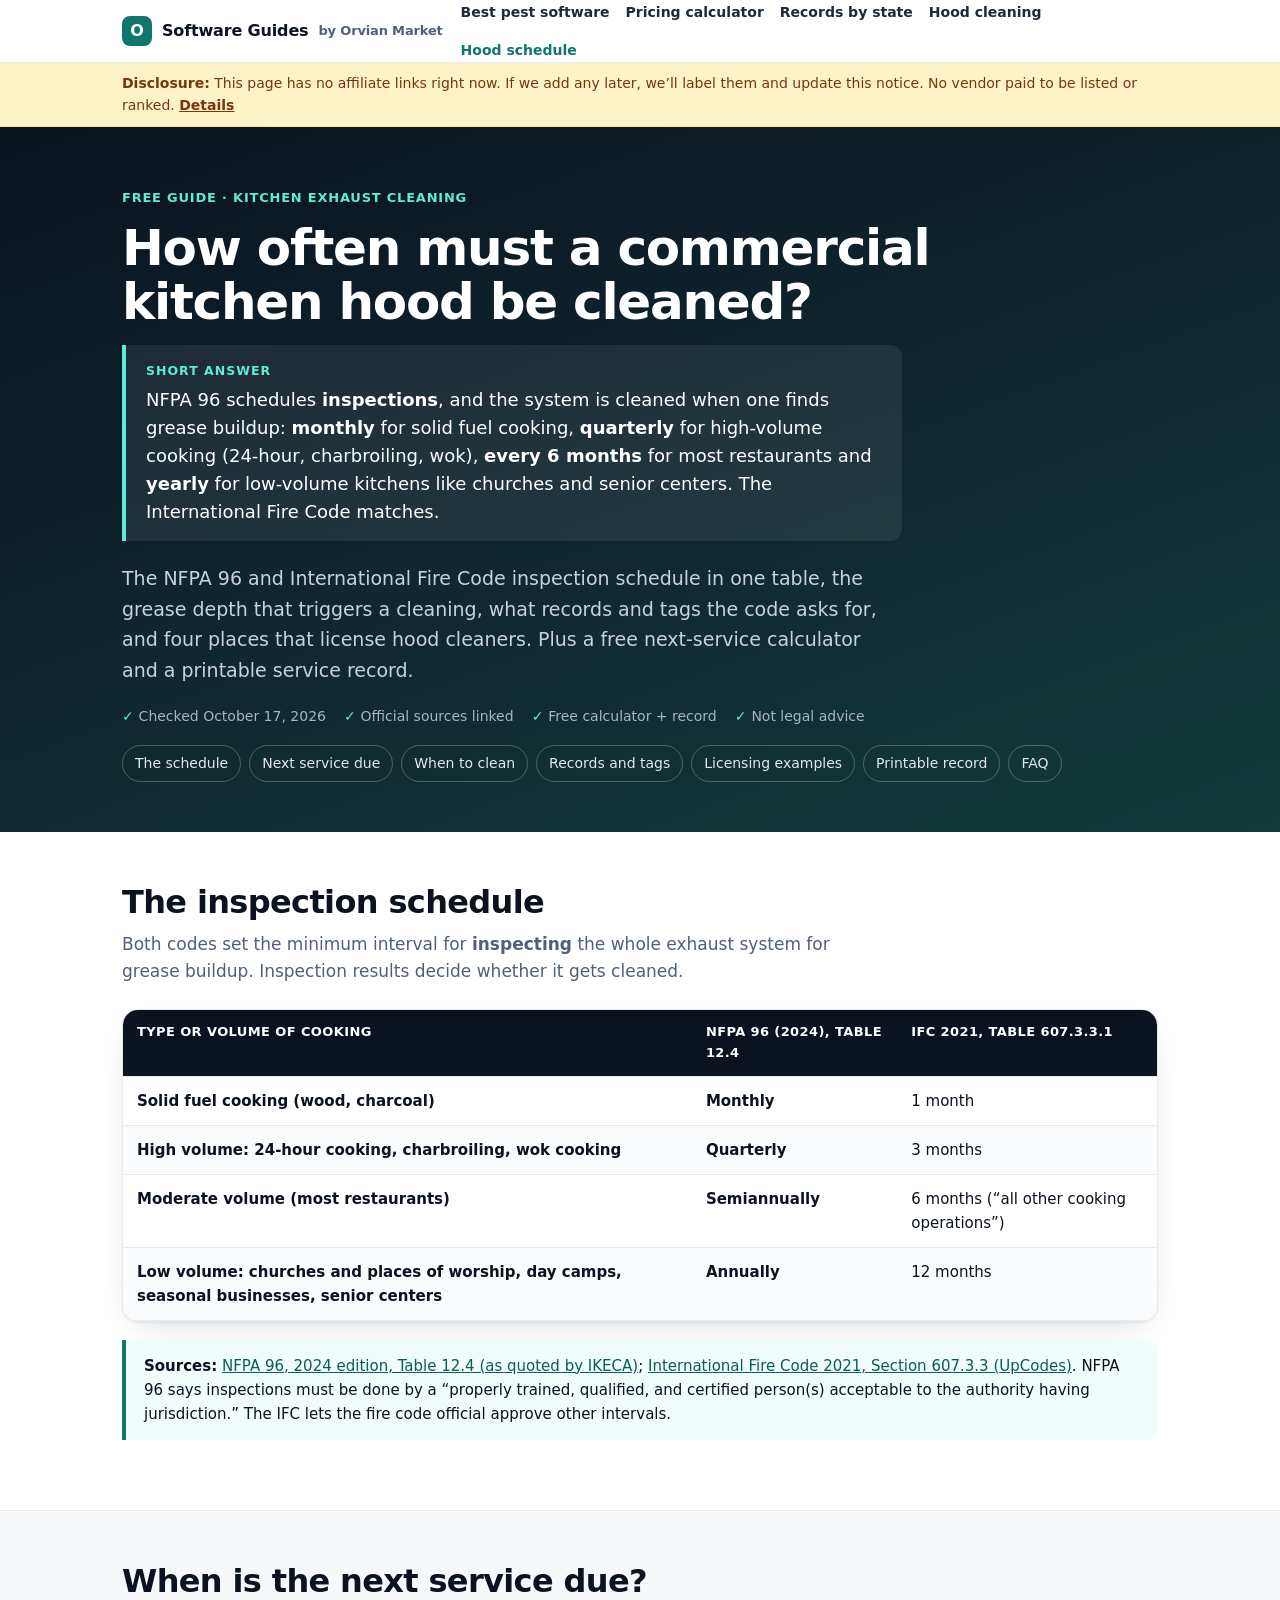
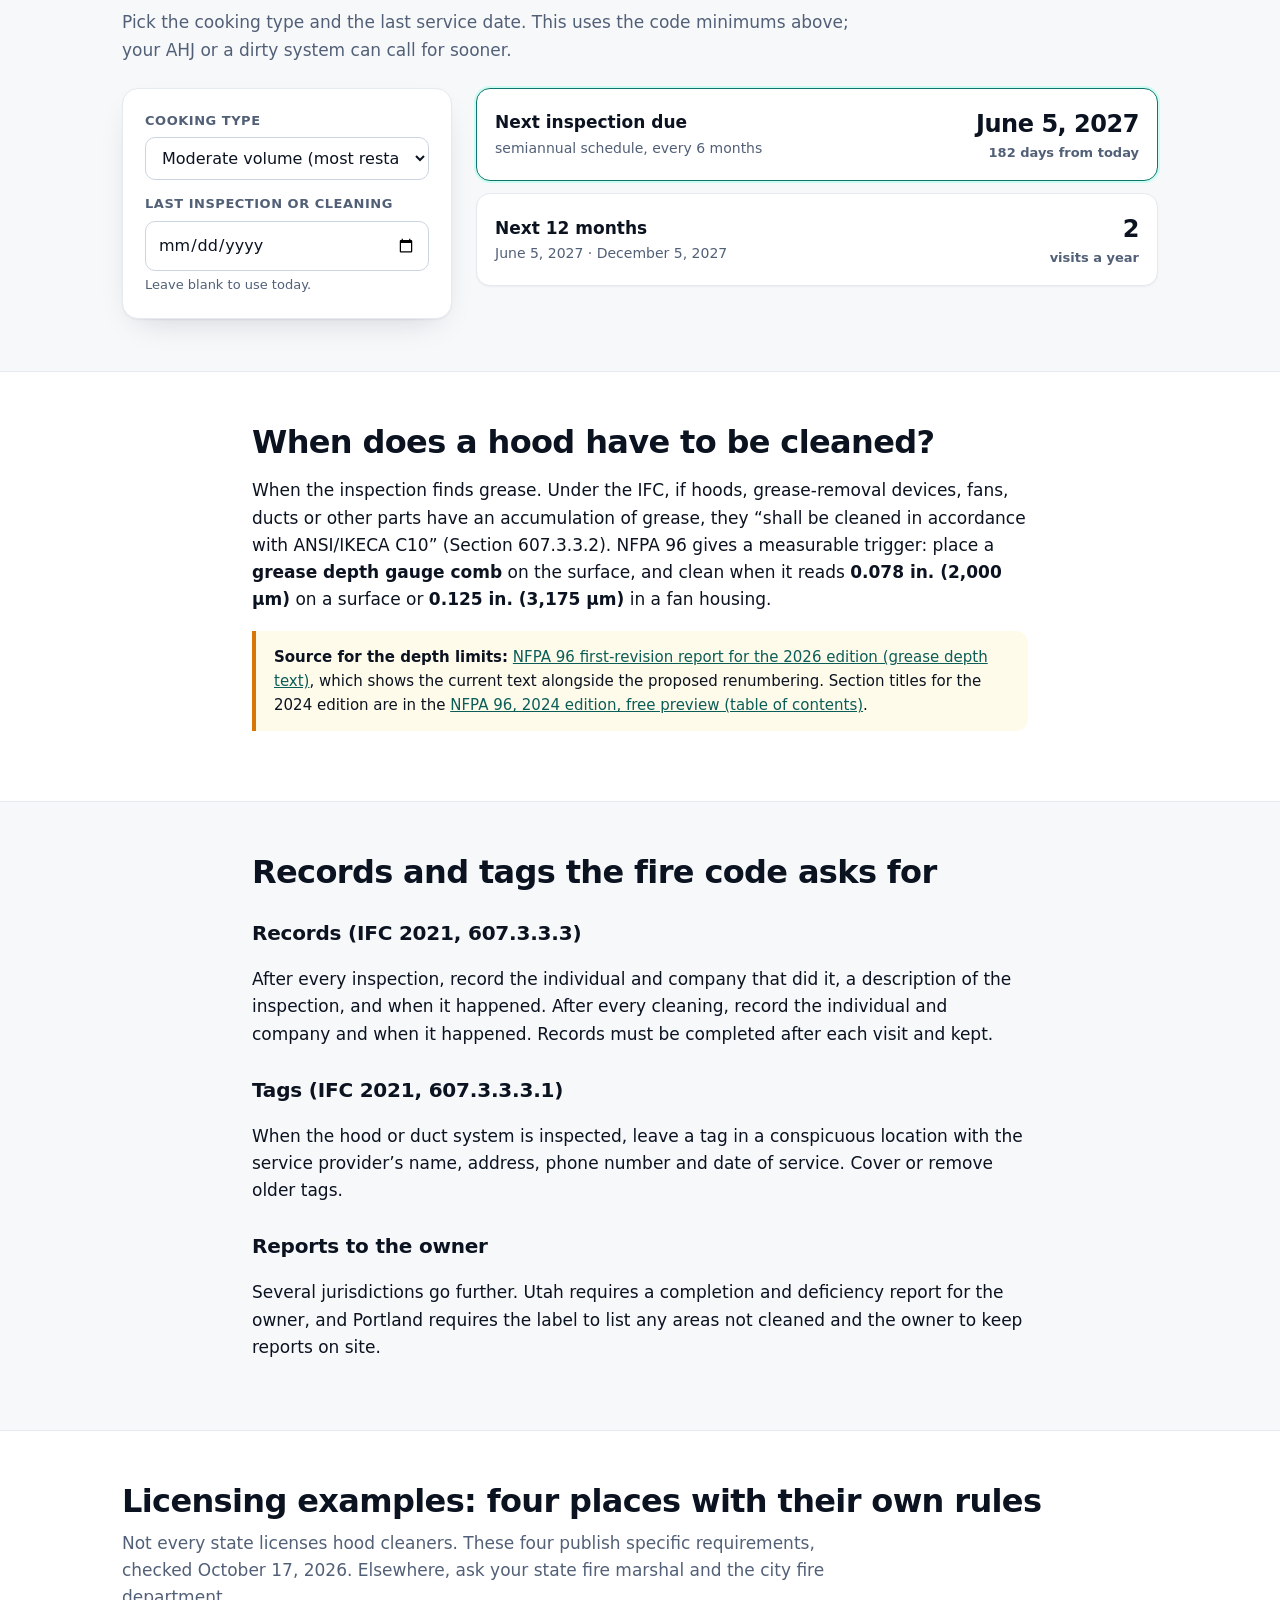
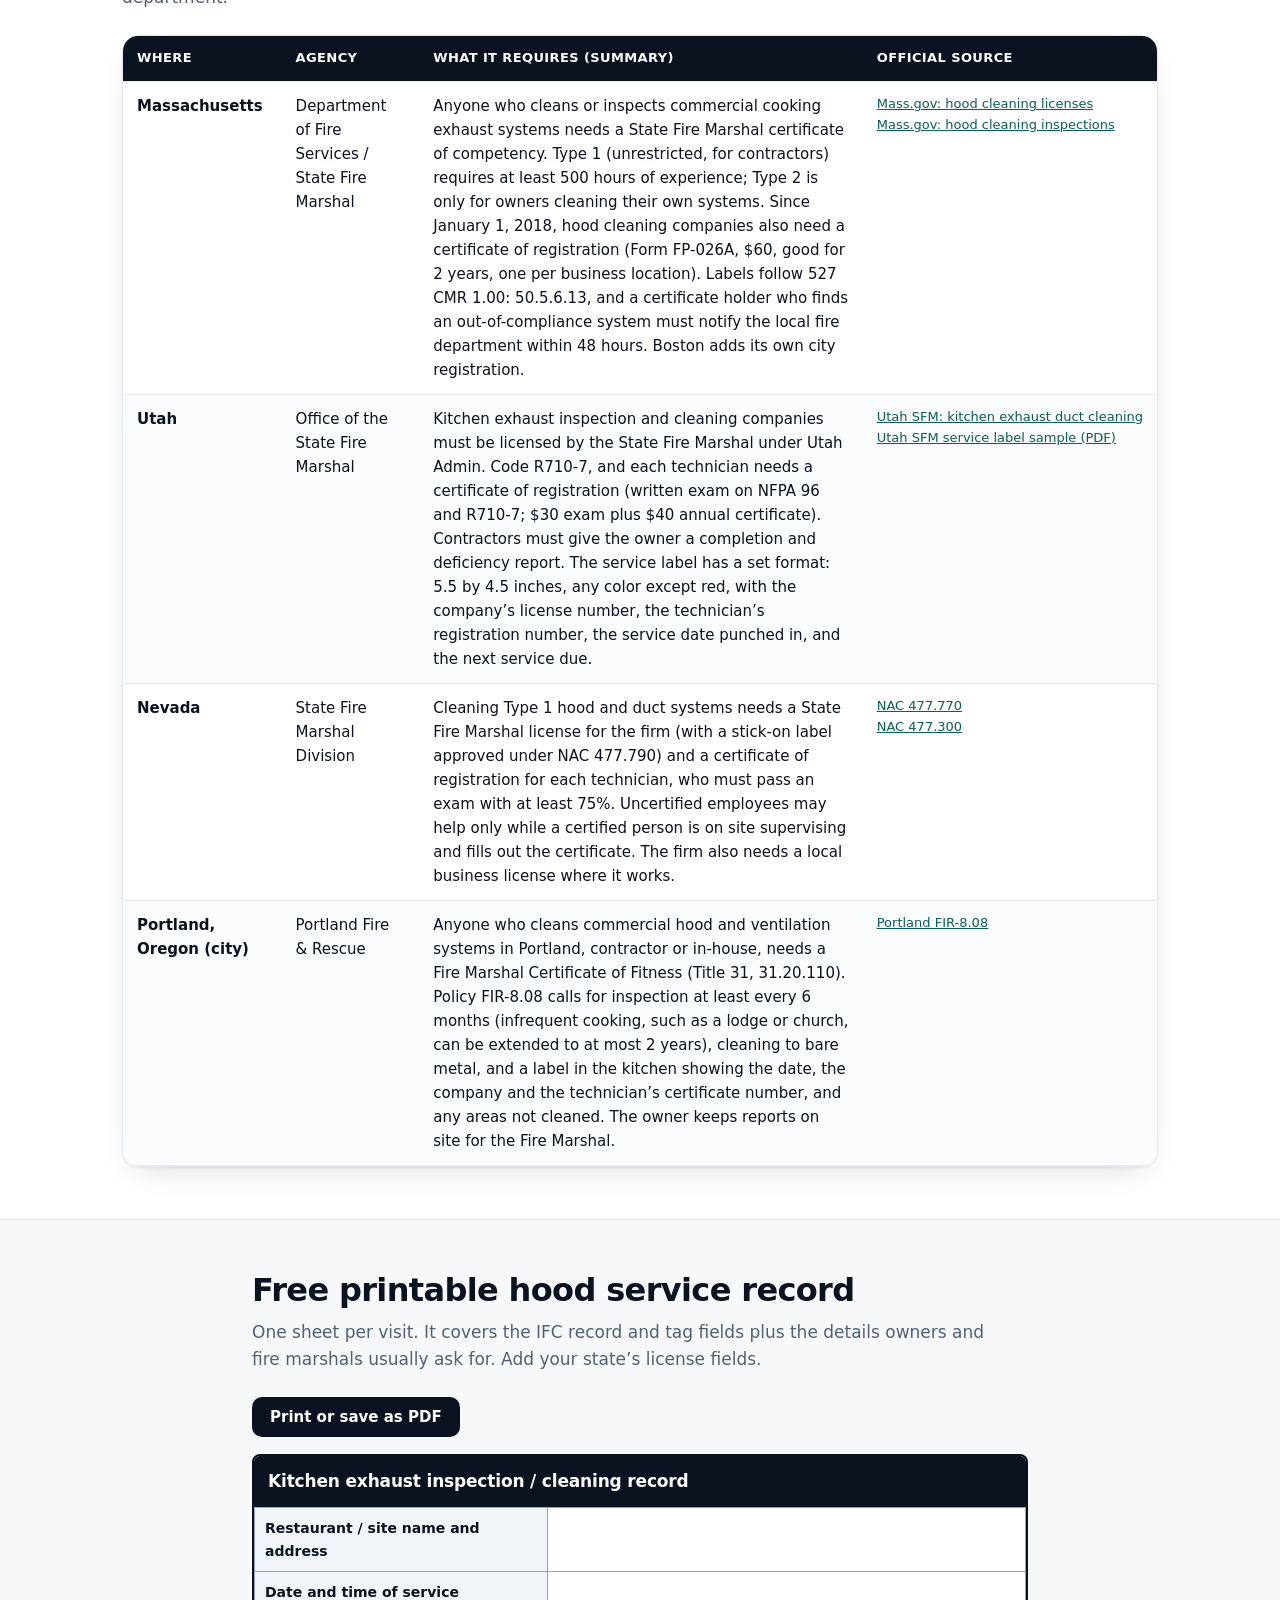
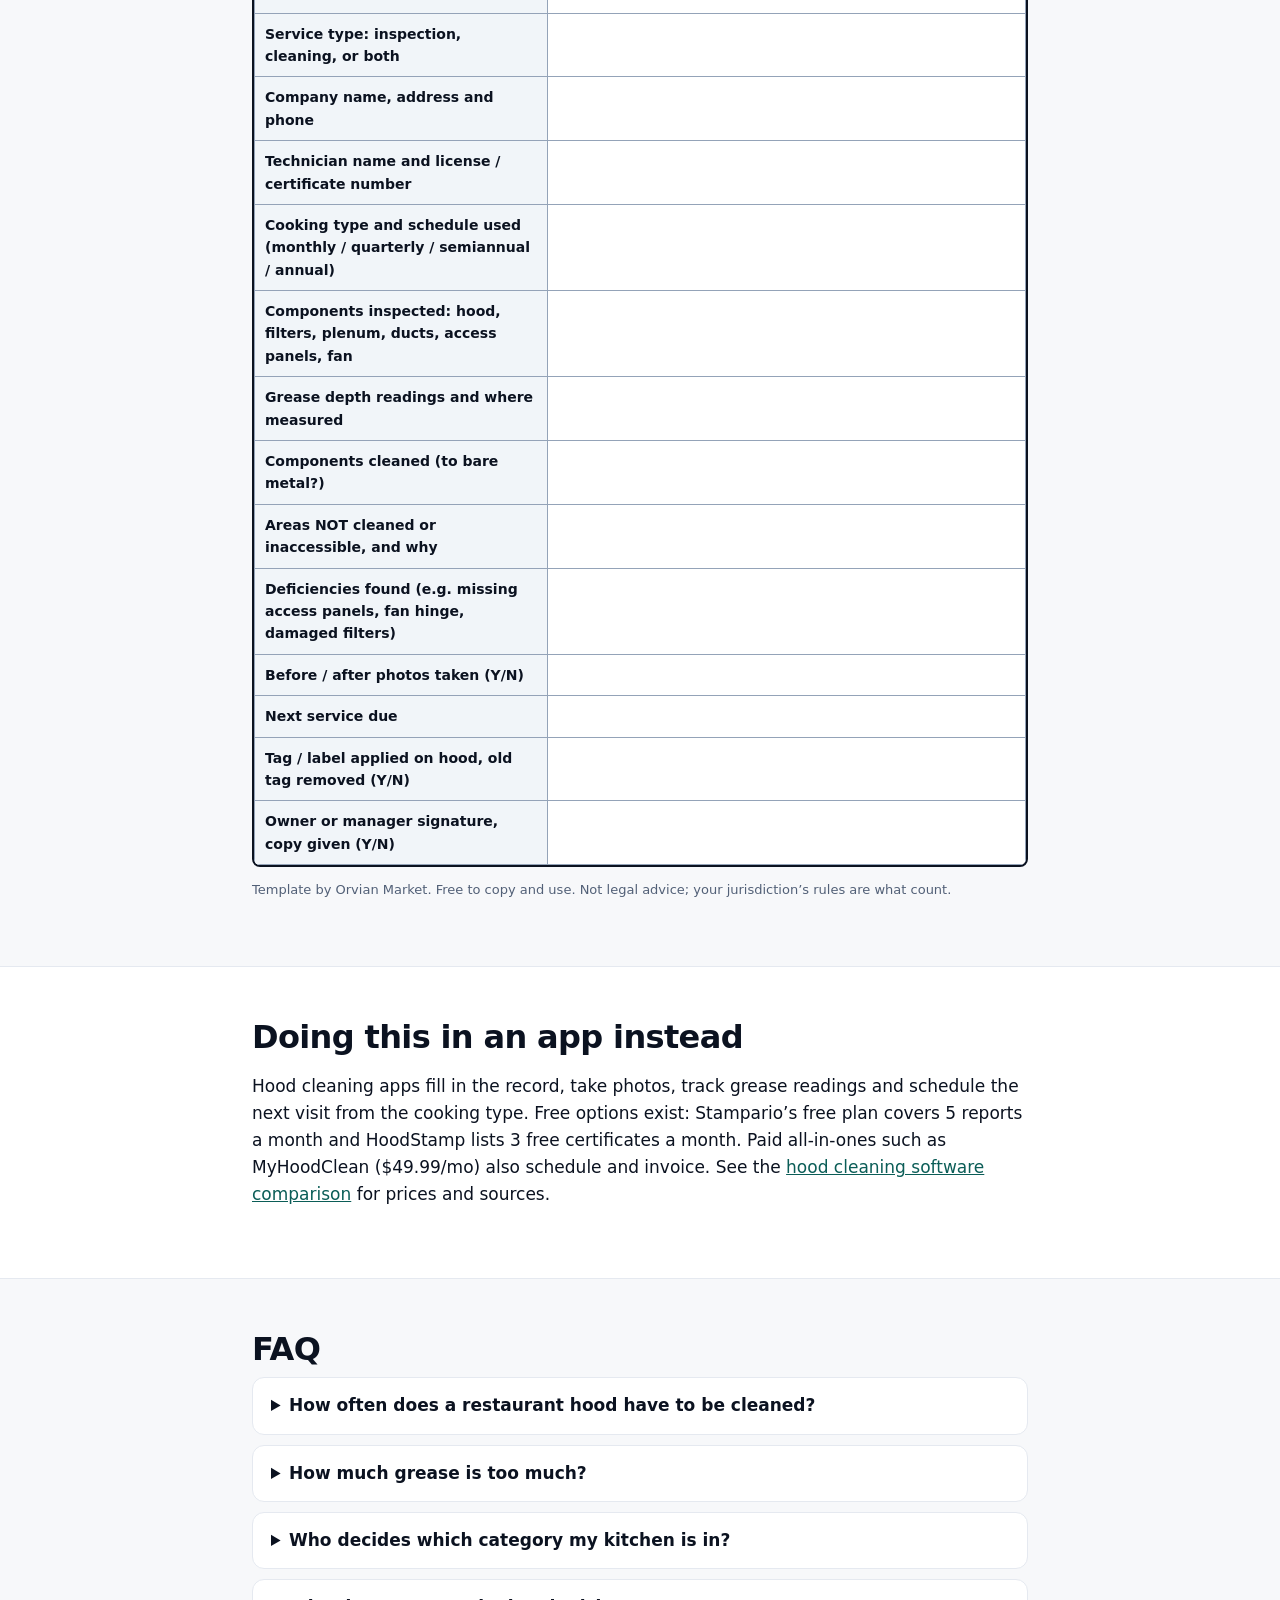
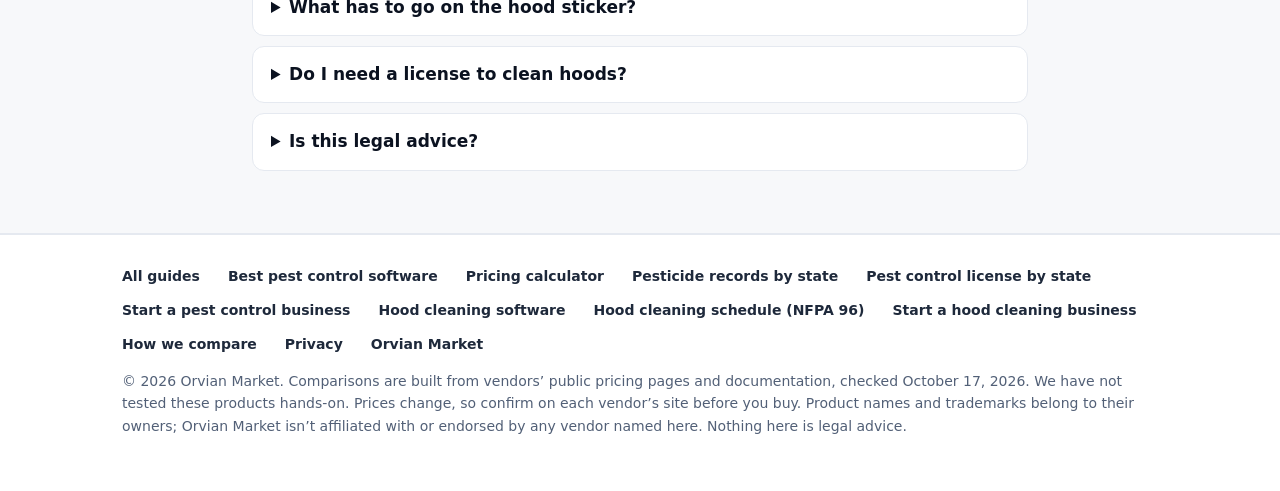
<file: hood-cleaning-frequency-requirements.html>
<!doctype html><html lang="en"><head><meta charset="utf-8">
<!-- Google tag (gtag.js) -->
<script async src="https://www.googletagmanager.com/gtag/js?id=G-F3QH6E9QR7"></script>
<script>window.dataLayer=window.dataLayer||[];function gtag(){dataLayer.push(arguments);}gtag('js',new Date());gtag('config','G-F3QH6E9QR7');
document.addEventListener('click',function(e){var a=e.target&&e.target.closest?e.target.closest('a[href*="gumroad.com"]'):null;if(!a)return;var m=a.href.match(/\/l\/([^\/?#]+)/),s=m?m[1]:'';var N={"answerloft":"Answerloft","bcmhvk":"Okayline","bjkyj":"Thumbtally","ekunvc":"Proposeroo Team","ijsmuq":"PeelPixel Pro","kzjcwp":"Proposeroo Pro","lyrgdx":"Rate Calculator Spreadsheet","pckinc":"Rate-Raise Email Rewrite","kudoshelf":"Kudoshelf","proposeroo-desk":"Proposeroo Desk","proposeroo-desk-team":"Proposeroo Desk Team","ctitql":"Freelance Rate Pack","jtocar":"Client OS","vwxgu":"Prompt Pack","oellyq":"Budget Template","bffum":"Rate Mini (free)","mceana":"Freelancer Toolkit Bundle","nqpwfg":"Raise Emails (free)"};gtag('event','buy_click',{product_name:a.getAttribute('data-product')||N[s]||s||'gumroad',product_slug:s,link_url:a.href,link_text:(a.textContent||'').trim().slice(0,80),transport_type:'beacon'});},true);</script>
<meta name="viewport" content="width=device-width,initial-scale=1">
<title>How Often Must Kitchen Hoods Be Cleaned? NFPA 96 Schedule</title><meta name="description" content="Monthly for solid fuel, quarterly for high-volume, every 6 months for most restaurants, yearly for low volume. NFPA 96 schedule, grease limits and a free service record."><link rel="canonical" href="https://orvianmarketplace.com/software-guides/hood-cleaning-frequency-requirements.html"><meta name="robots" content="index,follow"><meta name="theme-color" content="#0b1220">
<meta property="og:type" content="article"><meta property="og:site_name" content="Orvian Market"><meta property="og:url" content="https://orvianmarketplace.com/software-guides/hood-cleaning-frequency-requirements.html"><meta property="og:title" content="How Often Must Kitchen Hoods Be Cleaned? NFPA 96 Schedule"><meta property="og:description" content="Monthly for solid fuel, quarterly for high-volume, every 6 months for most restaurants, yearly for low volume. NFPA 96 schedule, grease limits and a free service record.">
<meta property="og:image" content="https://orvianmarketplace.com/software-guides/assets/og.png"><meta property="og:image:width" content="1200"><meta property="og:image:height" content="630"><meta property="og:image:alt" content="Orvian Market Software Guides: honest, dated comparisons from public pricing">
<meta name="twitter:card" content="summary_large_image"><meta name="twitter:image" content="https://orvianmarketplace.com/software-guides/assets/og.png"><meta property="article:modified_time" content="2026-10-17">
<link rel="icon" href="data:image/svg+xml,%3Csvg xmlns='http://www.w3.org/2000/svg' viewBox='0 0 64 64'%3E%3Crect width='64' height='64' rx='14' fill='%230f766e'/%3E%3Ctext x='32' y='44' font-family='Arial' font-weight='800' font-size='34' fill='white' text-anchor='middle'%3EO%3C/text%3E%3C/svg%3E">
<link rel="stylesheet" href="assets/guides.css"><script type="application/ld+json">{"@context": "https://schema.org", "@type": "Article", "headline": "How Often Must Kitchen Hoods Be Cleaned? NFPA 96 Schedule", "description": "Monthly for solid fuel, quarterly for high-volume, every 6 months for most restaurants, yearly for low volume. NFPA 96 schedule, grease limits and a free service record.", "dateModified": "2026-10-17", "datePublished": "2026-10-17", "mainEntityOfPage": "https://orvianmarketplace.com/software-guides/hood-cleaning-frequency-requirements.html", "image": "https://orvianmarketplace.com/software-guides/assets/og.png", "author": {"@type": "Organization", "name": "Orvian Market", "url": "https://orvianmarketplace.com/"}, "publisher": {"@type": "Organization", "name": "Orvian Market"}}</script><script type="application/ld+json">{"@context": "https://schema.org", "@type": "FAQPage", "mainEntity": [{"@type": "Question", "name": "How often does a restaurant hood have to be cleaned?", "acceptedAnswer": {"@type": "Answer", "text": "The codes schedule inspections, and cleaning happens when an inspection finds grease buildup. NFPA 96 (2024 edition, Table 12.4) sets the inspection schedule at monthly for solid fuel cooking, quarterly for high-volume cooking (24-hour, charbroiling, wok), semiannually for moderate volume, and annually for low volume (churches, day camps, seasonal businesses, senior centers). The International Fire Code uses the same intervals. In practice, a busy kitchen ends up cleaned on roughly that schedule."}}, {"@type": "Question", "name": "How much grease is too much?", "acceptedAnswer": {"@type": "Answer", "text": "NFPA 96 uses a depth gauge comb. Surfaces with 0.078 in. (2,000 \u00b5m) of grease, or a fan housing with 0.125 in. (3,175 \u00b5m), must be cleaned. That\u2019s the wording in NFPA\u2019s published revision report for the next edition, linked below."}}, {"@type": "Question", "name": "Who decides which category my kitchen is in?", "acceptedAnswer": {"@type": "Answer", "text": "Your Authority Having Jurisdiction (AHJ), usually the local fire marshal. The IFC lets the fire code official approve a different interval, and some cities, like Portland, publish their own policy. Ask your fire department if you\u2019re unsure."}}, {"@type": "Question", "name": "What has to go on the hood sticker?", "acceptedAnswer": {"@type": "Answer", "text": "Under IFC 2021 Section 607.3.3.3.1, the tag must show the service provider\u2019s name, address, phone number and the date of service, in a conspicuous spot, with older tags covered or removed. Some states prescribe the label in detail. Utah, for example, specifies its size, color and contents."}}, {"@type": "Question", "name": "Do I need a license to clean hoods?", "acceptedAnswer": {"@type": "Answer", "text": "It depends on where you work. Massachusetts, Utah and Nevada require state licensing, and Portland, Oregon requires a city certificate. Many states have no hood-specific license, and the work is governed by the local fire code instead. Check with your state fire marshal and your city."}}, {"@type": "Question", "name": "Is this legal advice?", "acceptedAnswer": {"@type": "Answer", "text": "No. It\u2019s a plain-English summary of NFPA 96, the International Fire Code and the official pages linked here, checked October 17, 2026. Your jurisdiction may adopt a different edition or add rules, and the official text is what counts."}}]}</script><script type="application/ld+json">{"@context": "https://schema.org", "@type": "BreadcrumbList", "itemListElement": [{"@type": "ListItem", "position": 1, "name": "Software Guides", "item": "https://orvianmarketplace.com/software-guides/"}, {"@type": "ListItem", "position": 2, "name": "Hood cleaning frequency", "item": "https://orvianmarketplace.com/software-guides/hood-cleaning-frequency-requirements.html"}]}</script></head><body>
<header class="nav"><div class="w"><a class="brand" href="index.html"><span class="mk" aria-hidden="true">O</span>Software Guides <small>by Orvian Market</small></a><nav aria-label="Guides"><a href="best-pest-control-software.html">Best pest software</a><a href="pest-control-software-pricing-calculator.html">Pricing calculator</a><a href="pesticide-application-records-by-state.html">Records by state</a><a href="best-hood-cleaning-software.html">Hood cleaning</a><a href="hood-cleaning-frequency-requirements.html" aria-current=page>Hood schedule</a></nav></div></header>
<div class="disc" role="note"><div class="w"><b>Disclosure:</b> This page has no affiliate links right now. If we add any later, we&rsquo;ll label them and update this notice. No vendor paid to be listed or ranked. <a href="about.html#disclosure">Details</a></div></div>
<main id="main"><section class="hero"><div class="w"><p class="eb">Free guide &middot; kitchen exhaust cleaning</p><h1>How often must a commercial kitchen hood be cleaned?</h1><div class="ans"><p class="ans-k">Short answer</p><p>NFPA 96 schedules <b>inspections</b>, and the system is cleaned when one finds grease buildup: <b>monthly</b> for solid fuel cooking, <b>quarterly</b> for high-volume cooking (24-hour, charbroiling, wok), <b>every 6 months</b> for most restaurants and <b>yearly</b> for low-volume kitchens like churches and senior centers. The International Fire Code matches.</p></div><p class="lead">The NFPA 96 and International Fire Code inspection schedule in one table, the grease depth that triggers a cleaning, what records and tags the code asks for, and four places that license hood cleaners. Plus a free next-service calculator and a printable service record.</p><div class="meta"><span>Checked October 17, 2026</span><span>Official sources linked</span><span>Free calculator + record</span><span>Not legal advice</span></div><div class="toc"><a href="#schedule">The schedule</a><a href="#calc">Next service due</a><a href="#grease">When to clean</a><a href="#records">Records and tags</a><a href="#states">Licensing examples</a><a href="#template">Printable record</a><a href="#faq">FAQ</a></div></div></section><section class="sec" id="schedule"><div class="w"><h2>The inspection schedule</h2><p class="sub">Both codes set the minimum interval for <b>inspecting</b> the whole exhaust system for grease buildup. Inspection results decide whether it gets cleaned.</p>
<div class="tw"><table class="t"><thead><tr><th>Type or volume of cooking</th><th>NFPA 96 (2024), Table 12.4</th><th>IFC 2021, Table 607.3.3.1</th></tr></thead><tbody><tr><td>Solid fuel cooking (wood, charcoal)</td><td><b>Monthly</b></td><td>1 month</td></tr><tr><td>High volume: 24-hour cooking, charbroiling, wok cooking</td><td><b>Quarterly</b></td><td>3 months</td></tr><tr><td>Moderate volume (most restaurants)</td><td><b>Semiannually</b></td><td>6 months (&ldquo;all other cooking operations&rdquo;)</td></tr><tr><td>Low volume: churches and places of worship, day camps, seasonal businesses, senior centers</td><td><b>Annually</b></td><td>12 months</td></tr></tbody></table></div>
<div class="note"><b>Sources:</b> <a href="https://www.ikeca.org/page/IKECAFAQs" rel="noopener" target="_blank">NFPA 96, 2024 edition, Table 12.4 (as quoted by IKECA)</a>; <a href="https://up.codes/s/commercial-kitchen-hoods" rel="noopener" target="_blank">International Fire Code 2021, Section 607.3.3 (UpCodes)</a>. NFPA 96 says inspections must be done by a &ldquo;properly trained, qualified, and certified person(s) acceptable to the authority having jurisdiction.&rdquo; The IFC lets the fire code official approve other intervals.</div></div></section>
<section class="sec alt" id="calc"><div class="w"><h2>When is the next service due?</h2><p class="sub">Pick the cooking type and the last service date. This uses the code minimums above; your AHJ or a dirty system can call for sooner.</p>
<div class="calc"><form class="cin" onsubmit="return false" aria-label="Kitchen details">
<label for="ct">Cooking type</label><select id="ct"><option value="1">Solid fuel (wood or charcoal)</option><option value="3">High volume: 24-hour, charbroil, wok</option><option value="6" selected>Moderate volume (most restaurants)</option><option value="12">Low volume: church, day camp, seasonal, senior center</option></select>
<label for="ld">Last inspection or cleaning</label><input id="ld" type="date">
<p class="hint">Leave blank to use today.</p></form>
<div><div class="res" id="hout" aria-live="polite"></div></div></div></div></section>
<script>(function(){var ct=document.getElementById('ct'),ld=document.getElementById('ld'),o=document.getElementById('hout');var nm={1:'monthly',3:'quarterly',6:'semiannual',12:'annual'};function f(d){return d.toLocaleDateString('en-US',{year:'numeric',month:'long',day:'numeric'})}function u(){var m=+ct.value,b=ld.value?new Date(ld.value+'T12:00:00'):new Date();var n=new Date(b);n.setMonth(n.getMonth()+m);var t=new Date();t.setHours(0,0,0,0);var days=Math.round((n-t)/864e5);var st=days<0?'Overdue by '+(-days)+' days':days+' days from today';var h='<div class="row best"><div><div class="nm">Next inspection due</div><div class="pl">'+nm[m]+' schedule, every '+m+' month'+(m>1?'s':'')+'</div></div><div class="amt">'+f(n)+'<small>'+st+'</small></div></div>';var y=[];var c=new Date(b);for(var i=0;i<Math.max(1,Math.round(12/m));i++){c=new Date(c);c.setMonth(c.getMonth()+m);y.push(f(c))}h+='<div class="row"><div><div class="nm">Next 12 months</div><div class="pl">'+y.join(' &middot; ')+'</div></div><div class="amt">'+y.length+'<small>visits a year</small></div></div>';o.innerHTML=h}ct.addEventListener('change',u);ld.addEventListener('input',u);u()})();</script>
<section class="sec" id="grease"><div class="w nw"><h2>When does a hood have to be cleaned?</h2><p>When the inspection finds grease. Under the IFC, if hoods, grease-removal devices, fans, ducts or other parts have an accumulation of grease, they &ldquo;shall be cleaned in accordance with ANSI/IKECA C10&rdquo; (Section 607.3.3.2). NFPA 96 gives a measurable trigger: place a <b>grease depth gauge comb</b> on the surface, and clean when it reads <b>0.078 in. (2,000 &micro;m)</b> on a surface or <b>0.125 in. (3,175 &micro;m)</b> in a fan housing.</p>
<div class="note w2"><b>Source for the depth limits:</b> <a href="https://docinfofiles.nfpa.org/files/AboutTheCodes/96/96_A2026_VEN_AAA_FD_FRReport.2.pdf" rel="noopener" target="_blank">NFPA 96 first-revision report for the 2026 edition (grease depth text)</a>, which shows the current text alongside the proposed renumbering. Section titles for the 2024 edition are in the <a href="https://nfpanorm.com/wp-content/preview/96%202024.pdf" rel="noopener" target="_blank">NFPA 96, 2024 edition, free preview (table of contents)</a>.</div></div></section>
<section class="sec alt" id="records"><div class="w nw"><h2>Records and tags the fire code asks for</h2>
<h3>Records (IFC 2021, 607.3.3.3)</h3><p>After every inspection, record the individual and company that did it, a description of the inspection, and when it happened. After every cleaning, record the individual and company and when it happened. Records must be completed after each visit and kept.</p>
<h3>Tags (IFC 2021, 607.3.3.3.1)</h3><p>When the hood or duct system is inspected, leave a tag in a conspicuous location with the service provider&rsquo;s name, address, phone number and date of service. Cover or remove older tags.</p>
<h3>Reports to the owner</h3><p>Several jurisdictions go further. Utah requires a completion and deficiency report for the owner, and Portland requires the label to list any areas not cleaned and the owner to keep reports on site.</p></div></section>
<section class="sec" id="states"><div class="w"><h2>Licensing examples: four places with their own rules</h2><p class="sub">Not every state licenses hood cleaners. These four publish specific requirements, checked October 17, 2026. Elsewhere, ask your state fire marshal and the city fire department.</p>
<div class="tw"><table class="t"><thead><tr><th>Where</th><th>Agency</th><th>What it requires (summary)</th><th>Official source</th></tr></thead><tbody><tr id="massachusetts"><td>Massachusetts</td><td>Department of Fire Services / State Fire Marshal</td><td>Anyone who cleans or inspects commercial cooking exhaust systems needs a State Fire Marshal certificate of competency. Type 1 (unrestricted, for contractors) requires at least 500 hours of experience; Type 2 is only for owners cleaning their own systems. Since January 1, 2018, hood cleaning companies also need a certificate of registration (Form FP-026A, $60, good for 2 years, one per business location). Labels follow 527 CMR 1.00: 50.5.6.13, and a certificate holder who finds an out-of-compliance system must notify the local fire department within 48 hours. Boston adds its own city registration.</td><td class="src"><a href="https://www.mass.gov/how-to/apply-for-commercial-hood-cleaning-and-inspection-licenses" rel="noopener" target="_blank">Mass.gov: hood cleaning licenses</a><br><a href="https://www.mass.gov/info-details/commercial-cooking-exhaust-system-inspections-hood-cleaning" rel="noopener" target="_blank">Mass.gov: hood cleaning inspections</a></td></tr><tr id="utah"><td>Utah</td><td>Office of the State Fire Marshal</td><td>Kitchen exhaust inspection and cleaning companies must be licensed by the State Fire Marshal under Utah Admin. Code R710-7, and each technician needs a certificate of registration (written exam on NFPA 96 and R710-7; $30 exam plus $40 annual certificate). Contractors must give the owner a completion and deficiency report. The service label has a set format: 5.5 by 4.5 inches, any color except red, with the company&rsquo;s license number, the technician&rsquo;s registration number, the service date punched in, and the next service due.</td><td class="src"><a href="https://firemarshal.utah.gov/licensing-and-certification/kitchen-exhaust-duct-cleaning-systems/" rel="noopener" target="_blank">Utah SFM: kitchen exhaust duct cleaning</a><br><a href="https://firemarshal.utah.gov/wp-content/uploads/Hood-Service-Label-w-Instructions.pdf" rel="noopener" target="_blank">Utah SFM service label sample (PDF)</a></td></tr><tr id="nevada"><td>Nevada</td><td>State Fire Marshal Division</td><td>Cleaning Type 1 hood and duct systems needs a State Fire Marshal license for the firm (with a stick-on label approved under NAC 477.790) and a certificate of registration for each technician, who must pass an exam with at least 75%. Uncertified employees may help only while a certified person is on site supervising and fills out the certificate. The firm also needs a local business license where it works.</td><td class="src"><a href="https://www.law.cornell.edu/regulations/nevada/NAC-477-770" rel="noopener" target="_blank">NAC 477.770</a><br><a href="https://www.law.cornell.edu/regulations/nevada/NAC-477-300" rel="noopener" target="_blank">NAC 477.300</a></td></tr><tr id="portland"><td>Portland, Oregon (city)</td><td>Portland Fire &amp; Rescue</td><td>Anyone who cleans commercial hood and ventilation systems in Portland, contractor or in-house, needs a Fire Marshal Certificate of Fitness (Title 31, 31.20.110). Policy FIR-8.08 calls for inspection at least every 6 months (infrequent cooking, such as a lodge or church, can be extended to at most 2 years), cleaning to bare metal, and a label in the kitchen showing the date, the company and the technician&rsquo;s certificate number, and any areas not cleaned. The owner keeps reports on site for the Fire Marshal.</td><td class="src"><a href="https://www.portland.gov/policies/portland-fire-and-rescue/fixed-portable-fire-extinguishing-systems-equipment/fir-808" rel="noopener" target="_blank">Portland FIR-8.08</a></td></tr></tbody></table></div></div></section>
<section class="sec alt" id="template"><div class="w nw"><h2>Free printable hood service record</h2><p class="sub">One sheet per visit. It covers the IFC record and tag fields plus the details owners and fire marshals usually ask for. Add your state&rsquo;s license fields.</p>
<p class="noprint"><button class="btn" type="button" onclick="window.print()">Print or save as PDF</button></p>
<div class="form"><h3>Kitchen exhaust inspection / cleaning record</h3><table><tr><th>Restaurant / site name and address</th><td></td></tr><tr><th>Date and time of service</th><td></td></tr><tr><th>Service type: inspection, cleaning, or both</th><td></td></tr><tr><th>Company name, address and phone</th><td></td></tr><tr><th>Technician name and license / certificate number</th><td></td></tr><tr><th>Cooking type and schedule used (monthly / quarterly / semiannual / annual)</th><td></td></tr><tr><th>Components inspected: hood, filters, plenum, ducts, access panels, fan</th><td></td></tr><tr><th>Grease depth readings and where measured</th><td></td></tr><tr><th>Components cleaned (to bare metal?)</th><td></td></tr><tr><th>Areas NOT cleaned or inaccessible, and why</th><td></td></tr><tr><th>Deficiencies found (e.g. missing access panels, fan hinge, damaged filters)</th><td></td></tr><tr><th>Before / after photos taken (Y/N)</th><td></td></tr><tr><th>Next service due</th><td></td></tr><tr><th>Tag / label applied on hood, old tag removed (Y/N)</th><td></td></tr><tr><th>Owner or manager signature, copy given (Y/N)</th><td></td></tr></table></div>
<p style="font-size:13px;color:var(--mute)">Template by Orvian Market. Free to copy and use. Not legal advice; your jurisdiction&rsquo;s rules are what count.</p></div></section>
<section class="sec" id="software"><div class="w nw"><h2>Doing this in an app instead</h2><p>Hood cleaning apps fill in the record, take photos, track grease readings and schedule the next visit from the cooking type. Free options exist: Stampario&rsquo;s free plan covers 5 reports a month and HoodStamp lists 3 free certificates a month. Paid all-in-ones such as MyHoodClean ($49.99/mo) also schedule and invoice. See the <a href="best-hood-cleaning-software.html">hood cleaning software comparison</a> for prices and sources.</p></div></section>
<section class="sec alt" id="faq"><div class="w nw"><h2>FAQ</h2><details><summary>How often does a restaurant hood have to be cleaned?</summary><p>The codes schedule <b>inspections</b>, and cleaning happens when an inspection finds grease buildup. NFPA 96 (2024 edition, Table 12.4) sets the inspection schedule at monthly for solid fuel cooking, quarterly for high-volume cooking (24-hour, charbroiling, wok), semiannually for moderate volume, and annually for low volume (churches, day camps, seasonal businesses, senior centers). The International Fire Code uses the same intervals. In practice, a busy kitchen ends up cleaned on roughly that schedule.</p></details><details><summary>How much grease is too much?</summary><p>NFPA 96 uses a depth gauge comb. Surfaces with 0.078 in. (2,000 &micro;m) of grease, or a fan housing with 0.125 in. (3,175 &micro;m), must be cleaned. That&rsquo;s the wording in NFPA&rsquo;s published revision report for the next edition, linked below.</p></details><details><summary>Who decides which category my kitchen is in?</summary><p>Your Authority Having Jurisdiction (AHJ), usually the local fire marshal. The IFC lets the fire code official approve a different interval, and some cities, like Portland, publish their own policy. Ask your fire department if you&rsquo;re unsure.</p></details><details><summary>What has to go on the hood sticker?</summary><p>Under IFC 2021 Section 607.3.3.3.1, the tag must show the service provider&rsquo;s name, address, phone number and the date of service, in a conspicuous spot, with older tags covered or removed. Some states prescribe the label in detail. Utah, for example, specifies its size, color and contents.</p></details><details><summary>Do I need a license to clean hoods?</summary><p>It depends on where you work. Massachusetts, Utah and Nevada require state licensing, and Portland, Oregon requires a city certificate. Many states have no hood-specific license, and the work is governed by the local fire code instead. Check with your state fire marshal and your city.</p></details><details><summary>Is this legal advice?</summary><p>No. It&rsquo;s a plain-English summary of NFPA 96, the International Fire Code and the official pages linked here, checked October 17, 2026. Your jurisdiction may adopt a different edition or add rules, and the official text is what counts.</p></details></div></section></main>
<footer><div class="w"><div class="fg"><a href="index.html">All guides</a><a href="best-pest-control-software.html">Best pest control software</a><a href="pest-control-software-pricing-calculator.html">Pricing calculator</a><a href="pesticide-application-records-by-state.html">Pesticide records by state</a><a href="pest-control-license-requirements-by-state.html">Pest control license by state</a><a href="how-to-start-a-pest-control-business.html">Start a pest control business</a><a href="best-hood-cleaning-software.html">Hood cleaning software</a><a href="hood-cleaning-frequency-requirements.html">Hood cleaning schedule (NFPA 96)</a><a href="how-to-start-a-hood-cleaning-business.html">Start a hood cleaning business</a><a href="about.html">How we compare</a><a href="https://orvianmarketplace.com/privacy.html">Privacy</a><a href="https://orvianmarketplace.com/">Orvian Market</a></div>
<p>&copy; 2026 Orvian Market. Comparisons are built from vendors&rsquo; public pricing pages and documentation, checked October 17, 2026. We have not tested these products hands-on. Prices change, so confirm on each vendor&rsquo;s site before you buy. Product names and trademarks belong to their owners; Orvian Market isn&rsquo;t affiliated with or endorsed by any vendor named here. Nothing here is legal advice.</p></div></footer>
</body></html>
</file>
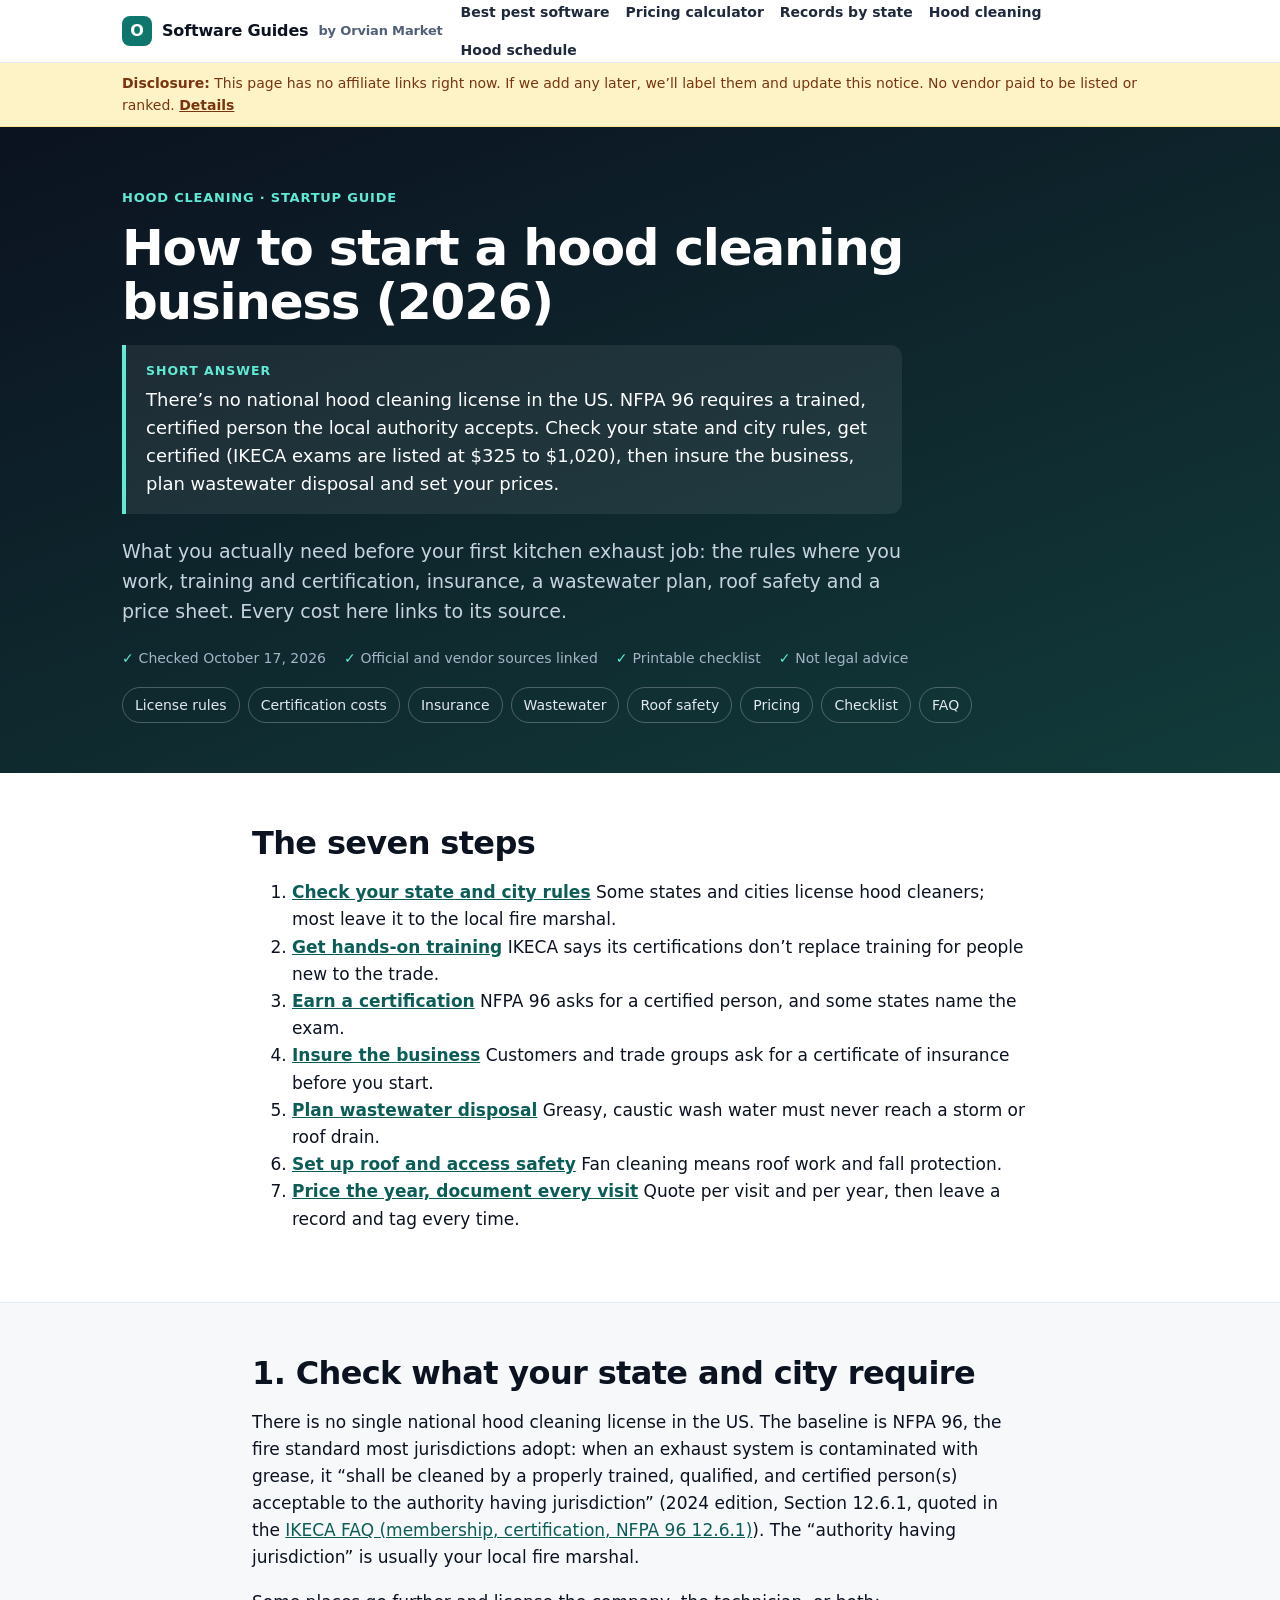
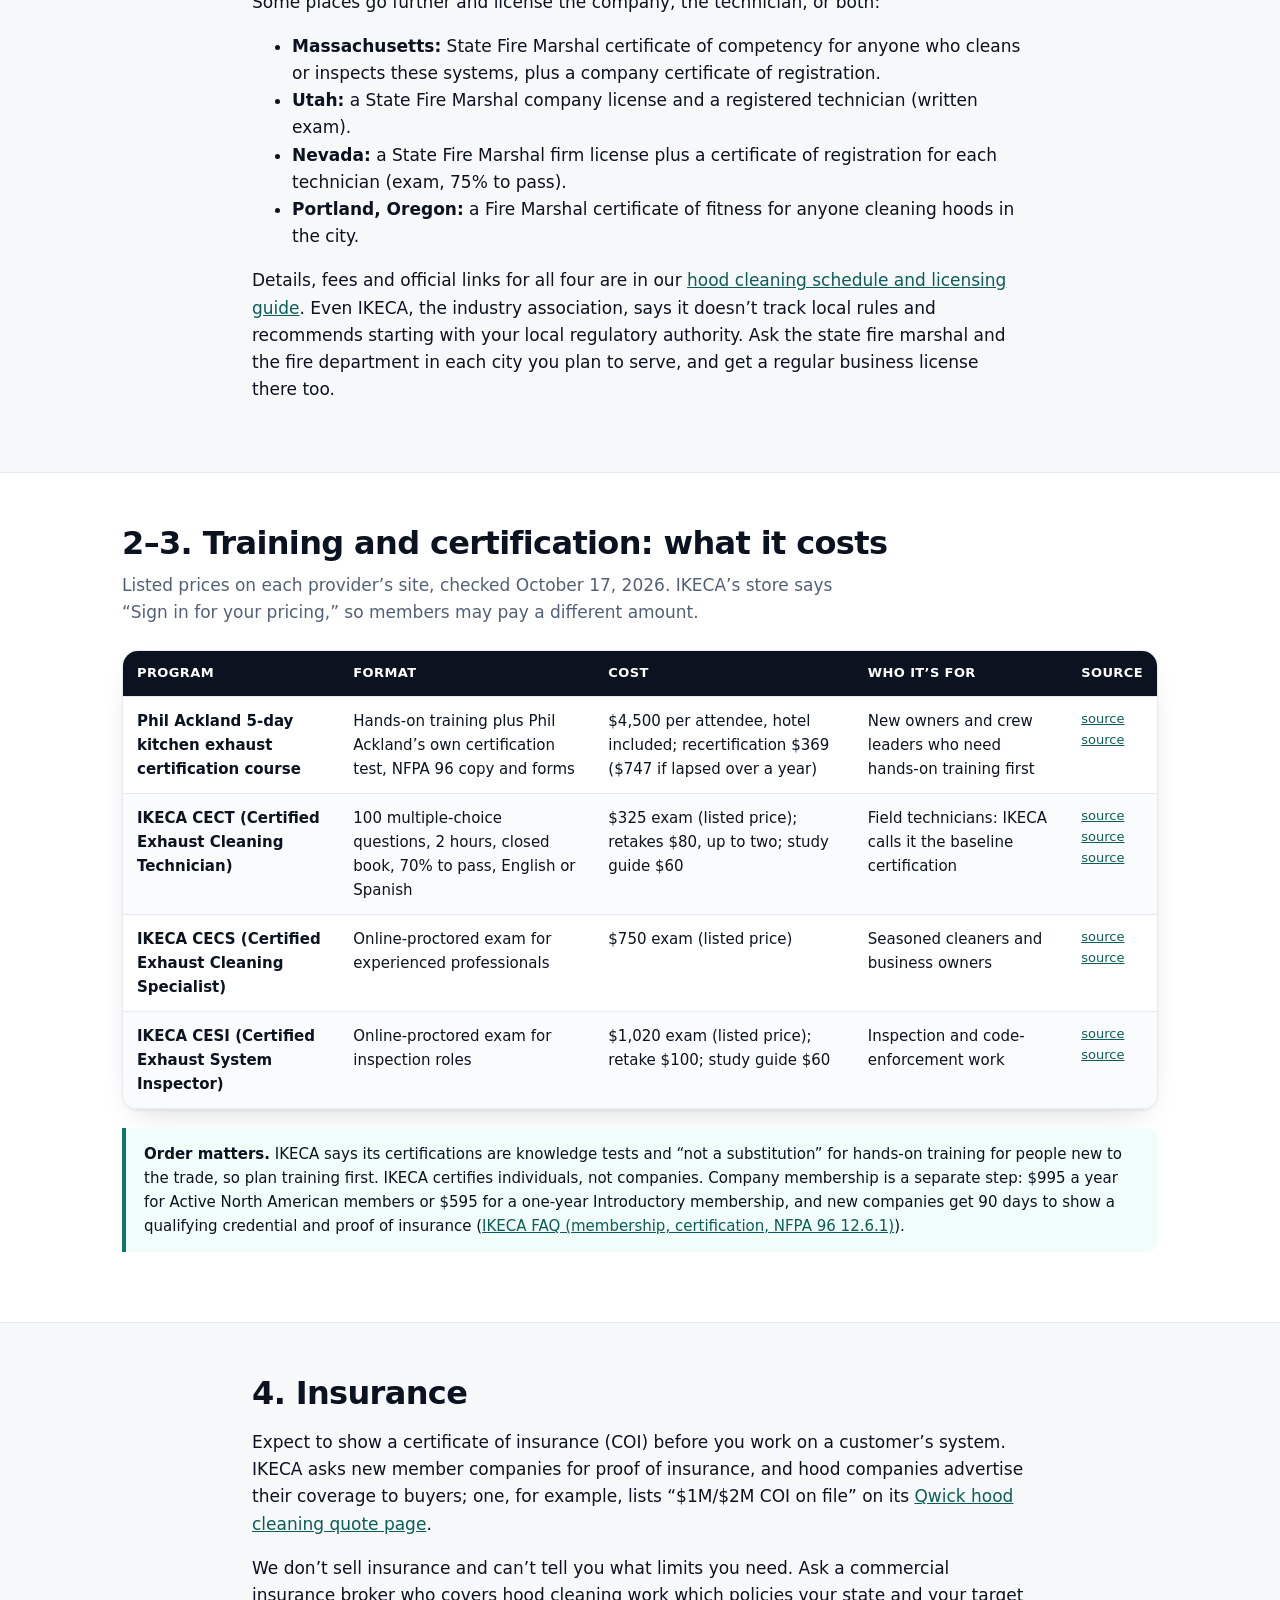
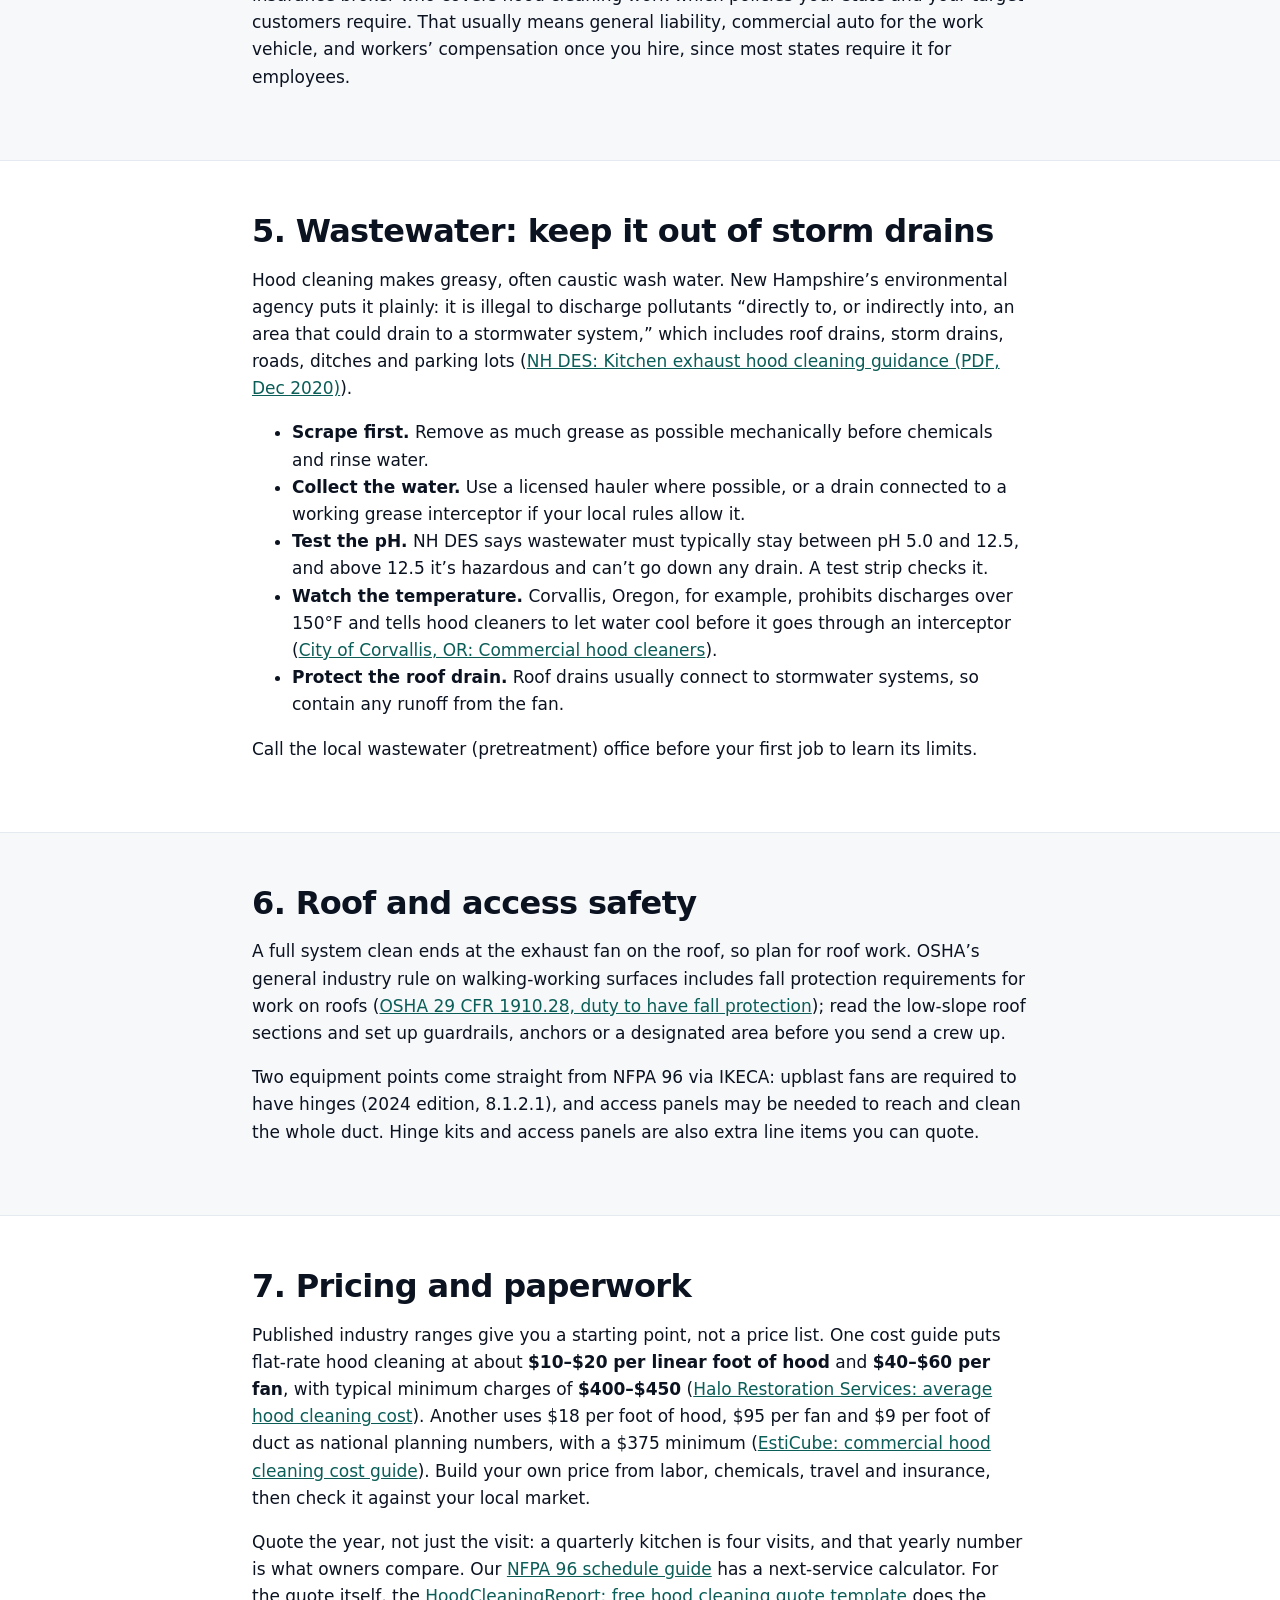
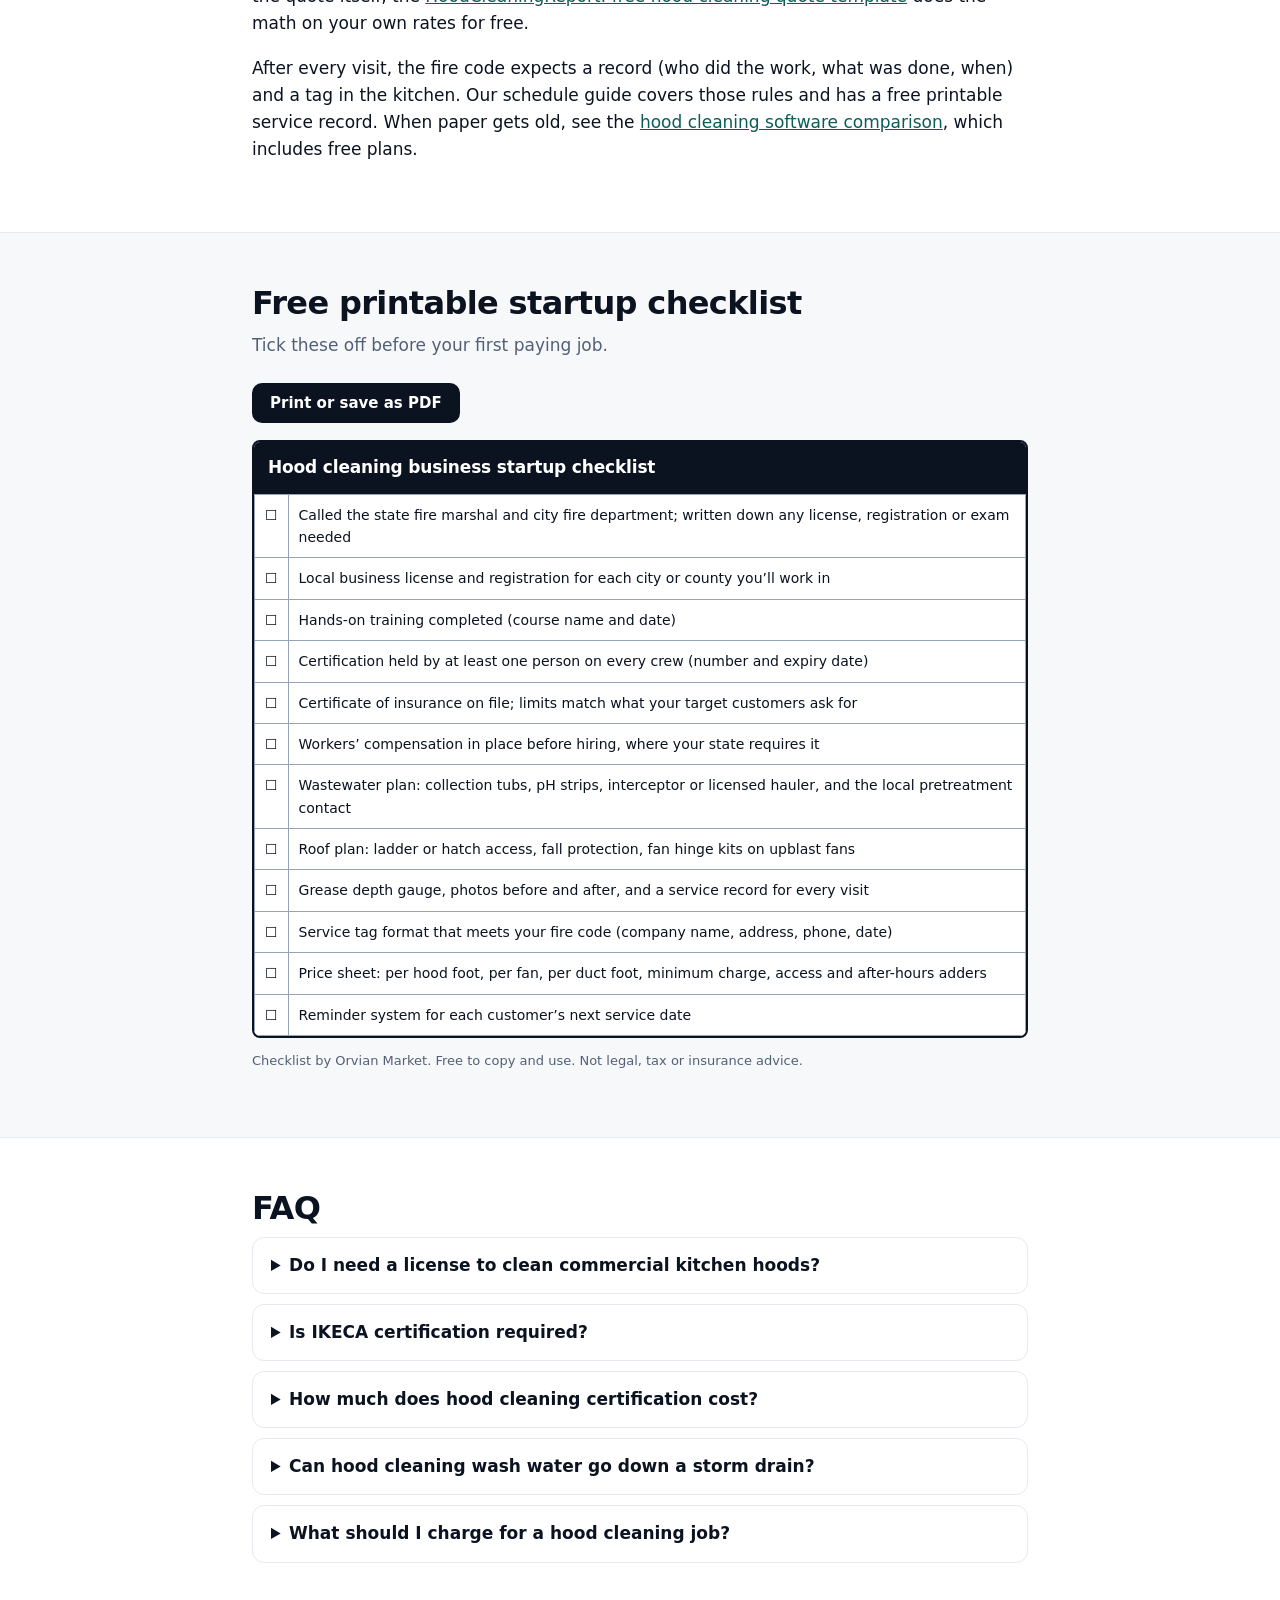
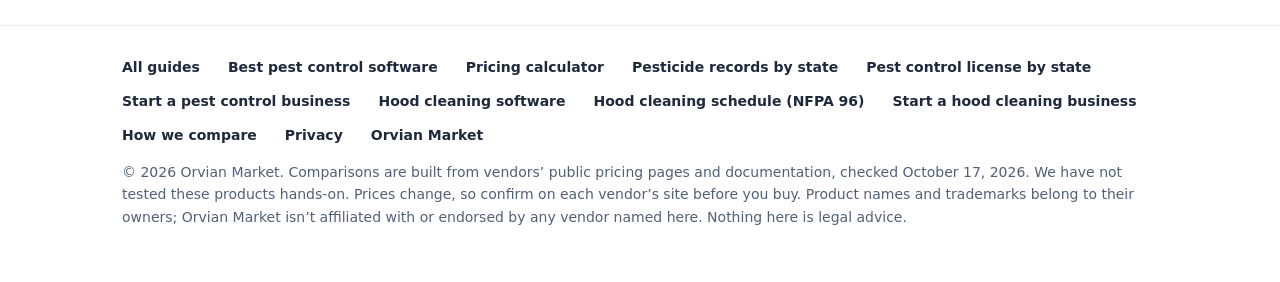
<file: how-to-start-a-hood-cleaning-business.html>
<!doctype html><html lang="en"><head><meta charset="utf-8">
<!-- Google tag (gtag.js) -->
<script async src="https://www.googletagmanager.com/gtag/js?id=G-F3QH6E9QR7"></script>
<script>window.dataLayer=window.dataLayer||[];function gtag(){dataLayer.push(arguments);}gtag('js',new Date());gtag('config','G-F3QH6E9QR7');
document.addEventListener('click',function(e){var a=e.target&&e.target.closest?e.target.closest('a[href*="gumroad.com"]'):null;if(!a)return;var m=a.href.match(/\/l\/([^\/?#]+)/),s=m?m[1]:'';var N={"answerloft":"Answerloft","bcmhvk":"Okayline","bjkyj":"Thumbtally","ekunvc":"Proposeroo Team","ijsmuq":"PeelPixel Pro","kzjcwp":"Proposeroo Pro","lyrgdx":"Rate Calculator Spreadsheet","pckinc":"Rate-Raise Email Rewrite","kudoshelf":"Kudoshelf","proposeroo-desk":"Proposeroo Desk","proposeroo-desk-team":"Proposeroo Desk Team","ctitql":"Freelance Rate Pack","jtocar":"Client OS","vwxgu":"Prompt Pack","oellyq":"Budget Template","bffum":"Rate Mini (free)","mceana":"Freelancer Toolkit Bundle","nqpwfg":"Raise Emails (free)"};gtag('event','buy_click',{product_name:a.getAttribute('data-product')||N[s]||s||'gumroad',product_slug:s,link_url:a.href,link_text:(a.textContent||'').trim().slice(0,80),transport_type:'beacon'});},true);</script>
<meta name="viewport" content="width=device-width,initial-scale=1">
<title>How to Start a Hood Cleaning Business: Licenses and Costs</title><meta name="description" content="No national license: check state and city rules, get certified (IKECA exams $325 to $1,020), insure, plan wastewater and price jobs. Sourced costs and a free checklist."><link rel="canonical" href="https://orvianmarketplace.com/software-guides/how-to-start-a-hood-cleaning-business.html"><meta name="robots" content="index,follow"><meta name="theme-color" content="#0b1220">
<meta property="og:type" content="article"><meta property="og:site_name" content="Orvian Market"><meta property="og:url" content="https://orvianmarketplace.com/software-guides/how-to-start-a-hood-cleaning-business.html"><meta property="og:title" content="How to Start a Hood Cleaning Business: Licenses and Costs"><meta property="og:description" content="No national license: check state and city rules, get certified (IKECA exams $325 to $1,020), insure, plan wastewater and price jobs. Sourced costs and a free checklist.">
<meta property="og:image" content="https://orvianmarketplace.com/software-guides/assets/og.png"><meta property="og:image:width" content="1200"><meta property="og:image:height" content="630"><meta property="og:image:alt" content="Orvian Market Software Guides: honest, dated comparisons from public pricing">
<meta name="twitter:card" content="summary_large_image"><meta name="twitter:image" content="https://orvianmarketplace.com/software-guides/assets/og.png"><meta property="article:modified_time" content="2026-10-17">
<link rel="icon" href="data:image/svg+xml,%3Csvg xmlns='http://www.w3.org/2000/svg' viewBox='0 0 64 64'%3E%3Crect width='64' height='64' rx='14' fill='%230f766e'/%3E%3Ctext x='32' y='44' font-family='Arial' font-weight='800' font-size='34' fill='white' text-anchor='middle'%3EO%3C/text%3E%3C/svg%3E">
<link rel="stylesheet" href="assets/guides.css"><script type="application/ld+json">{"@context": "https://schema.org", "@type": "Article", "headline": "How to Start a Hood Cleaning Business: Licenses and Costs", "description": "No national license: check state and city rules, get certified (IKECA exams $325 to $1,020), insure, plan wastewater and price jobs. Sourced costs and a free checklist.", "dateModified": "2026-10-17", "datePublished": "2026-10-17", "mainEntityOfPage": "https://orvianmarketplace.com/software-guides/how-to-start-a-hood-cleaning-business.html", "image": "https://orvianmarketplace.com/software-guides/assets/og.png", "author": {"@type": "Organization", "name": "Orvian Market", "url": "https://orvianmarketplace.com/"}, "publisher": {"@type": "Organization", "name": "Orvian Market"}}</script><script type="application/ld+json">{"@context": "https://schema.org", "@type": "FAQPage", "mainEntity": [{"@type": "Question", "name": "Do I need a license to clean commercial kitchen hoods?", "acceptedAnswer": {"@type": "Answer", "text": "It depends on where you work. Massachusetts, Utah and Nevada license or register hood cleaners at the state level, and Portland, Oregon requires a city certificate of fitness. Many other places have no separate license, but NFPA 96 (2024, Section 12.6.1) says contaminated systems must be cleaned by a properly trained, qualified and certified person acceptable to the authority having jurisdiction. Ask your state fire marshal and local fire department."}}, {"@type": "Question", "name": "Is IKECA certification required?", "acceptedAnswer": {"@type": "Answer", "text": "Not by IKECA itself for individuals, but some fire marshals and customers ask for a recognized certification, and IKECA requires a qualifying credential from North American cleaning companies that want to join as members. IKECA doesn\u2019t track local legal requirements."}}, {"@type": "Question", "name": "How much does hood cleaning certification cost?", "acceptedAnswer": {"@type": "Answer", "text": "Listed prices checked October 17, 2026: IKECA CECT exam $325, CECS $750 and CESI $1,020 (members may see different pricing after signing in), study guides $60. The Phil Ackland 5-day course is $4,500 per attendee with a hotel included."}}, {"@type": "Question", "name": "Can hood cleaning wash water go down a storm drain?", "acceptedAnswer": {"@type": "Answer", "text": "No. New Hampshire\u2019s environmental agency calls it illegal to discharge grease and cleaning chemicals to anything that drains to a stormwater system, including roof drains and parking lots. Collect it and use a licensed hauler or a working grease interceptor, within your local sewer limits."}}, {"@type": "Question", "name": "What should I charge for a hood cleaning job?", "acceptedAnswer": {"@type": "Answer", "text": "Published industry ranges put hood cleaning at about $10\u2013$20 per linear foot of hood and $40\u2013$60 per fan, with typical minimum charges around $400\u2013$450. Your local market, duct length and roof access change it a lot, so build your price from your own costs."}}]}</script><script type="application/ld+json">{"@context": "https://schema.org", "@type": "BreadcrumbList", "itemListElement": [{"@type": "ListItem", "position": 1, "name": "Software Guides", "item": "https://orvianmarketplace.com/software-guides/"}, {"@type": "ListItem", "position": 2, "name": "Start a hood cleaning business", "item": "https://orvianmarketplace.com/software-guides/how-to-start-a-hood-cleaning-business.html"}]}</script></head><body>
<header class="nav"><div class="w"><a class="brand" href="index.html"><span class="mk" aria-hidden="true">O</span>Software Guides <small>by Orvian Market</small></a><nav aria-label="Guides"><a href="best-pest-control-software.html">Best pest software</a><a href="pest-control-software-pricing-calculator.html">Pricing calculator</a><a href="pesticide-application-records-by-state.html">Records by state</a><a href="best-hood-cleaning-software.html">Hood cleaning</a><a href="hood-cleaning-frequency-requirements.html">Hood schedule</a></nav></div></header>
<div class="disc" role="note"><div class="w"><b>Disclosure:</b> This page has no affiliate links right now. If we add any later, we&rsquo;ll label them and update this notice. No vendor paid to be listed or ranked. <a href="about.html#disclosure">Details</a></div></div>
<main id="main"><section class="hero"><div class="w"><p class="eb">Hood cleaning &middot; startup guide</p><h1>How to start a hood cleaning business (2026)</h1><div class="ans"><p class="ans-k">Short answer</p><p>There&rsquo;s no national hood cleaning license in the US. NFPA 96 requires a trained, certified person the local authority accepts. Check your state and city rules, get certified (IKECA exams are listed at $325 to $1,020), then insure the business, plan wastewater disposal and set your prices.</p></div><p class="lead">What you actually need before your first kitchen exhaust job: the rules where you work, training and certification, insurance, a wastewater plan, roof safety and a price sheet. Every cost here links to its source.</p><div class="meta"><span>Checked October 17, 2026</span><span>Official and vendor sources linked</span><span>Printable checklist</span><span>Not legal advice</span></div><div class="toc"><a href="#rules">License rules</a><a href="#certs">Certification costs</a><a href="#insurance">Insurance</a><a href="#water">Wastewater</a><a href="#roof">Roof safety</a><a href="#price">Pricing</a><a href="#checklist">Checklist</a><a href="#faq">FAQ</a></div></div></section><section class="sec"><div class="w nw"><h2>The seven steps</h2><ol class="steps"><li><a href="#rules"><b>Check your state and city rules</b></a> Some states and cities license hood cleaners; most leave it to the local fire marshal.</li><li><a href="#certs"><b>Get hands-on training</b></a> IKECA says its certifications don&rsquo;t replace training for people new to the trade.</li><li><a href="#certs"><b>Earn a certification</b></a> NFPA 96 asks for a certified person, and some states name the exam.</li><li><a href="#insurance"><b>Insure the business</b></a> Customers and trade groups ask for a certificate of insurance before you start.</li><li><a href="#water"><b>Plan wastewater disposal</b></a> Greasy, caustic wash water must never reach a storm or roof drain.</li><li><a href="#roof"><b>Set up roof and access safety</b></a> Fan cleaning means roof work and fall protection.</li><li><a href="#price"><b>Price the year, document every visit</b></a> Quote per visit and per year, then leave a record and tag every time.</li></ol></div></section>
<section class="sec alt" id="rules"><div class="w nw"><h2>1. Check what your state and city require</h2>
<p>There is no single national hood cleaning license in the US. The baseline is NFPA 96, the fire standard most jurisdictions adopt: when an exhaust system is contaminated with grease, it &ldquo;shall be cleaned by a properly trained, qualified, and certified person(s) acceptable to the authority having jurisdiction&rdquo; (2024 edition, Section 12.6.1, quoted in the <a href="https://www.ikeca.org/page/IKECAFAQs" rel="noopener" target="_blank">IKECA FAQ (membership, certification, NFPA 96 12.6.1)</a>). The &ldquo;authority having jurisdiction&rdquo; is usually your local fire marshal.</p>
<p>Some places go further and license the company, the technician, or both:</p>
<ul><li><b>Massachusetts:</b> State Fire Marshal certificate of competency for anyone who cleans or inspects these systems, plus a company certificate of registration.</li><li><b>Utah:</b> a State Fire Marshal company license and a registered technician (written exam).</li><li><b>Nevada:</b> a State Fire Marshal firm license plus a certificate of registration for each technician (exam, 75% to pass).</li><li><b>Portland, Oregon:</b> a Fire Marshal certificate of fitness for anyone cleaning hoods in the city.</li></ul>
<p>Details, fees and official links for all four are in our <a href="hood-cleaning-frequency-requirements.html#states">hood cleaning schedule and licensing guide</a>. Even IKECA, the industry association, says it doesn&rsquo;t track local rules and recommends starting with your local regulatory authority. Ask the state fire marshal and the fire department in each city you plan to serve, and get a regular business license there too.</p></div></section>
<section class="sec" id="certs"><div class="w"><h2>2&ndash;3. Training and certification: what it costs</h2><p class="sub">Listed prices on each provider&rsquo;s site, checked October 17, 2026. IKECA&rsquo;s store says &ldquo;Sign in for your pricing,&rdquo; so members may pay a different amount.</p>
<div class="tw"><table class="t"><thead><tr><th>Program</th><th>Format</th><th>Cost</th><th>Who it&rsquo;s for</th><th>Source</th></tr></thead><tbody><tr><td>Phil Ackland 5-day kitchen exhaust certification course</td><td>Hands-on training plus Phil Ackland&rsquo;s own certification test, NFPA 96 copy and forms</td><td>$4,500 per attendee, hotel included; recertification $369 ($747 if lapsed over a year)</td><td>New owners and crew leaders who need hands-on training first</td><td class="src"><a href="https://powerwashacademy.com/kitchen-exhaust-certification-course/" rel="noopener" target="_blank">source</a><br><a href="https://philacklandtraining.com/phil-acklands-exhaust-cleaners-certification-forms/" rel="noopener" target="_blank">source</a></td></tr><tr><td>IKECA CECT (Certified Exhaust Cleaning Technician)</td><td>100 multiple-choice questions, 2 hours, closed book, 70% to pass, English or Spanish</td><td>$325 exam (listed price); retakes $80, up to two; study guide $60</td><td>Field technicians: IKECA calls it the baseline certification</td><td class="src"><a href="https://www.ikeca.org/store/ListProducts.aspx?catid=918390" rel="noopener" target="_blank">source</a><br><a href="https://www.ikeca.org/page/IKECACertification" rel="noopener" target="_blank">source</a><br><a href="https://www.ikeca.org/page/CECTAPP" rel="noopener" target="_blank">source</a></td></tr><tr><td>IKECA CECS (Certified Exhaust Cleaning Specialist)</td><td>Online-proctored exam for experienced professionals</td><td>$750 exam (listed price)</td><td>Seasoned cleaners and business owners</td><td class="src"><a href="https://www.ikeca.org/store/viewproduct.aspx?id=21076218" rel="noopener" target="_blank">source</a><br><a href="https://www.ikeca.org/page/IKECAFAQs" rel="noopener" target="_blank">source</a></td></tr><tr><td>IKECA CESI (Certified Exhaust System Inspector)</td><td>Online-proctored exam for inspection roles</td><td>$1,020 exam (listed price); retake $100; study guide $60</td><td>Inspection and code-enforcement work</td><td class="src"><a href="https://www.ikeca.org/store/ListProducts.aspx?catid=906371" rel="noopener" target="_blank">source</a><br><a href="https://www.ikeca.org/page/IKECAFAQs" rel="noopener" target="_blank">source</a></td></tr></tbody></table></div>
<div class="note"><b>Order matters.</b> IKECA says its certifications are knowledge tests and &ldquo;not a substitution&rdquo; for hands-on training for people new to the trade, so plan training first. IKECA certifies individuals, not companies. Company membership is a separate step: $995 a year for Active North American members or $595 for a one-year Introductory membership, and new companies get 90 days to show a qualifying credential and proof of insurance (<a href="https://www.ikeca.org/page/IKECAFAQs" rel="noopener" target="_blank">IKECA FAQ (membership, certification, NFPA 96 12.6.1)</a>).</div></div></section>
<section class="sec alt" id="insurance"><div class="w nw"><h2>4. Insurance</h2>
<p>Expect to show a certificate of insurance (COI) before you work on a customer&rsquo;s system. IKECA asks new member companies for proof of insurance, and hood companies advertise their coverage to buyers; one, for example, lists &ldquo;$1M/$2M COI on file&rdquo; on its <a href="https://qwicksolutions.com/quote" rel="noopener" target="_blank">Qwick hood cleaning quote page</a>.</p>
<p>We don&rsquo;t sell insurance and can&rsquo;t tell you what limits you need. Ask a commercial insurance broker who covers hood cleaning work which policies your state and your target customers require. That usually means general liability, commercial auto for the work vehicle, and workers&rsquo; compensation once you hire, since most states require it for employees.</p></div></section>
<section class="sec" id="water"><div class="w nw"><h2>5. Wastewater: keep it out of storm drains</h2>
<p>Hood cleaning makes greasy, often caustic wash water. New Hampshire&rsquo;s environmental agency puts it plainly: it is illegal to discharge pollutants &ldquo;directly to, or indirectly into, an area that could drain to a stormwater system,&rdquo; which includes roof drains, storm drains, roads, ditches and parking lots (<a href="https://www.des.nh.gov/sites/g/files/ehbemt341/files/documents/2020-01/co-17-01.pdf" rel="noopener" target="_blank">NH DES: Kitchen exhaust hood cleaning guidance (PDF, Dec 2020)</a>).</p>
<ul><li><b>Scrape first.</b> Remove as much grease as possible mechanically before chemicals and rinse water.</li><li><b>Collect the water.</b> Use a licensed hauler where possible, or a drain connected to a working grease interceptor if your local rules allow it.</li><li><b>Test the pH.</b> NH DES says wastewater must typically stay between pH 5.0 and 12.5, and above 12.5 it&rsquo;s hazardous and can&rsquo;t go down any drain. A test strip checks it.</li><li><b>Watch the temperature.</b> Corvallis, Oregon, for example, prohibits discharges over 150&deg;F and tells hood cleaners to let water cool before it goes through an interceptor (<a href="https://www.corvallisoregon.gov/publicworks/page/commercial-hood-cleaners" rel="noopener" target="_blank">City of Corvallis, OR: Commercial hood cleaners</a>).</li><li><b>Protect the roof drain.</b> Roof drains usually connect to stormwater systems, so contain any runoff from the fan.</li></ul>
<p>Call the local wastewater (pretreatment) office before your first job to learn its limits.</p></div></section>
<section class="sec alt" id="roof"><div class="w nw"><h2>6. Roof and access safety</h2>
<p>A full system clean ends at the exhaust fan on the roof, so plan for roof work. OSHA&rsquo;s general industry rule on walking-working surfaces includes fall protection requirements for work on roofs (<a href="https://www.osha.gov/laws-regs/regulations/standardnumber/1910/1910.28" rel="noopener" target="_blank">OSHA 29 CFR 1910.28, duty to have fall protection</a>); read the low-slope roof sections and set up guardrails, anchors or a designated area before you send a crew up.</p>
<p>Two equipment points come straight from NFPA 96 via IKECA: upblast fans are required to have hinges (2024 edition, 8.1.2.1), and access panels may be needed to reach and clean the whole duct. Hinge kits and access panels are also extra line items you can quote.</p></div></section>
<section class="sec" id="price"><div class="w nw"><h2>7. Pricing and paperwork</h2>
<p>Published industry ranges give you a starting point, not a price list. One cost guide puts flat-rate hood cleaning at about <b>$10&ndash;$20 per linear foot of hood</b> and <b>$40&ndash;$60 per fan</b>, with typical minimum charges of <b>$400&ndash;$450</b> (<a href="https://www.halorestorationservices.com/blog/hood-cleaning-cost/" rel="noopener" target="_blank">Halo Restoration Services: average hood cleaning cost</a>). Another uses $18 per foot of hood, $95 per fan and $9 per foot of duct as national planning numbers, with a $375 minimum (<a href="https://esticube.com/guides/commercial-hood-cleaning-cost" rel="noopener" target="_blank">EstiCube: commercial hood cleaning cost guide</a>). Build your own price from labor, chemicals, travel and insurance, then check it against your local market.</p>
<p>Quote the year, not just the visit: a quarterly kitchen is four visits, and that yearly number is what owners compare. Our <a href="hood-cleaning-frequency-requirements.html">NFPA 96 schedule guide</a> has a next-service calculator. For the quote itself, the <a href="https://hoodcleaningreport.com/tools/hood-cleaning-quote-template/" rel="noopener" target="_blank">HoodCleaningReport: free hood cleaning quote template</a> does the math on your own rates for free.</p>
<p>After every visit, the fire code expects a record (who did the work, what was done, when) and a tag in the kitchen. Our schedule guide covers those rules and has a free printable service record. When paper gets old, see the <a href="best-hood-cleaning-software.html">hood cleaning software comparison</a>, which includes free plans.</p></div></section>
<section class="sec alt" id="checklist"><div class="w nw"><h2>Free printable startup checklist</h2><p class="sub">Tick these off before your first paying job.</p>
<p class="noprint"><button class="btn" type="button" onclick="window.print()">Print or save as PDF</button></p>
<div class="form"><h3>Hood cleaning business startup checklist</h3><table><tr><td style="width:28px">&#9744;</td><td>Called the state fire marshal and city fire department; written down any license, registration or exam needed</td></tr><tr><td style="width:28px">&#9744;</td><td>Local business license and registration for each city or county you&rsquo;ll work in</td></tr><tr><td style="width:28px">&#9744;</td><td>Hands-on training completed (course name and date)</td></tr><tr><td style="width:28px">&#9744;</td><td>Certification held by at least one person on every crew (number and expiry date)</td></tr><tr><td style="width:28px">&#9744;</td><td>Certificate of insurance on file; limits match what your target customers ask for</td></tr><tr><td style="width:28px">&#9744;</td><td>Workers&rsquo; compensation in place before hiring, where your state requires it</td></tr><tr><td style="width:28px">&#9744;</td><td>Wastewater plan: collection tubs, pH strips, interceptor or licensed hauler, and the local pretreatment contact</td></tr><tr><td style="width:28px">&#9744;</td><td>Roof plan: ladder or hatch access, fall protection, fan hinge kits on upblast fans</td></tr><tr><td style="width:28px">&#9744;</td><td>Grease depth gauge, photos before and after, and a service record for every visit</td></tr><tr><td style="width:28px">&#9744;</td><td>Service tag format that meets your fire code (company name, address, phone, date)</td></tr><tr><td style="width:28px">&#9744;</td><td>Price sheet: per hood foot, per fan, per duct foot, minimum charge, access and after-hours adders</td></tr><tr><td style="width:28px">&#9744;</td><td>Reminder system for each customer&rsquo;s next service date</td></tr></table></div>
<p style="font-size:13px;color:var(--mute)">Checklist by Orvian Market. Free to copy and use. Not legal, tax or insurance advice.</p></div></section>
<section class="sec" id="faq"><div class="w nw"><h2>FAQ</h2><details><summary>Do I need a license to clean commercial kitchen hoods?</summary><p>It depends on where you work. Massachusetts, Utah and Nevada license or register hood cleaners at the state level, and Portland, Oregon requires a city certificate of fitness. Many other places have no separate license, but NFPA 96 (2024, Section 12.6.1) says contaminated systems must be cleaned by a properly trained, qualified and certified person acceptable to the authority having jurisdiction. Ask your state fire marshal and local fire department.</p></details><details><summary>Is IKECA certification required?</summary><p>Not by IKECA itself for individuals, but some fire marshals and customers ask for a recognized certification, and IKECA requires a qualifying credential from North American cleaning companies that want to join as members. IKECA doesn&rsquo;t track local legal requirements.</p></details><details><summary>How much does hood cleaning certification cost?</summary><p>Listed prices checked October 17, 2026: IKECA CECT exam $325, CECS $750 and CESI $1,020 (members may see different pricing after signing in), study guides $60. The Phil Ackland 5-day course is $4,500 per attendee with a hotel included.</p></details><details><summary>Can hood cleaning wash water go down a storm drain?</summary><p>No. New Hampshire&rsquo;s environmental agency calls it illegal to discharge grease and cleaning chemicals to anything that drains to a stormwater system, including roof drains and parking lots. Collect it and use a licensed hauler or a working grease interceptor, within your local sewer limits.</p></details><details><summary>What should I charge for a hood cleaning job?</summary><p>Published industry ranges put hood cleaning at about $10&ndash;$20 per linear foot of hood and $40&ndash;$60 per fan, with typical minimum charges around $400&ndash;$450. Your local market, duct length and roof access change it a lot, so build your price from your own costs.</p></details></div></section></main>
<footer><div class="w"><div class="fg"><a href="index.html">All guides</a><a href="best-pest-control-software.html">Best pest control software</a><a href="pest-control-software-pricing-calculator.html">Pricing calculator</a><a href="pesticide-application-records-by-state.html">Pesticide records by state</a><a href="pest-control-license-requirements-by-state.html">Pest control license by state</a><a href="how-to-start-a-pest-control-business.html">Start a pest control business</a><a href="best-hood-cleaning-software.html">Hood cleaning software</a><a href="hood-cleaning-frequency-requirements.html">Hood cleaning schedule (NFPA 96)</a><a href="how-to-start-a-hood-cleaning-business.html">Start a hood cleaning business</a><a href="about.html">How we compare</a><a href="https://orvianmarketplace.com/privacy.html">Privacy</a><a href="https://orvianmarketplace.com/">Orvian Market</a></div>
<p>&copy; 2026 Orvian Market. Comparisons are built from vendors&rsquo; public pricing pages and documentation, checked October 17, 2026. We have not tested these products hands-on. Prices change, so confirm on each vendor&rsquo;s site before you buy. Product names and trademarks belong to their owners; Orvian Market isn&rsquo;t affiliated with or endorsed by any vendor named here. Nothing here is legal advice.</p></div></footer>
</body></html>
</file>
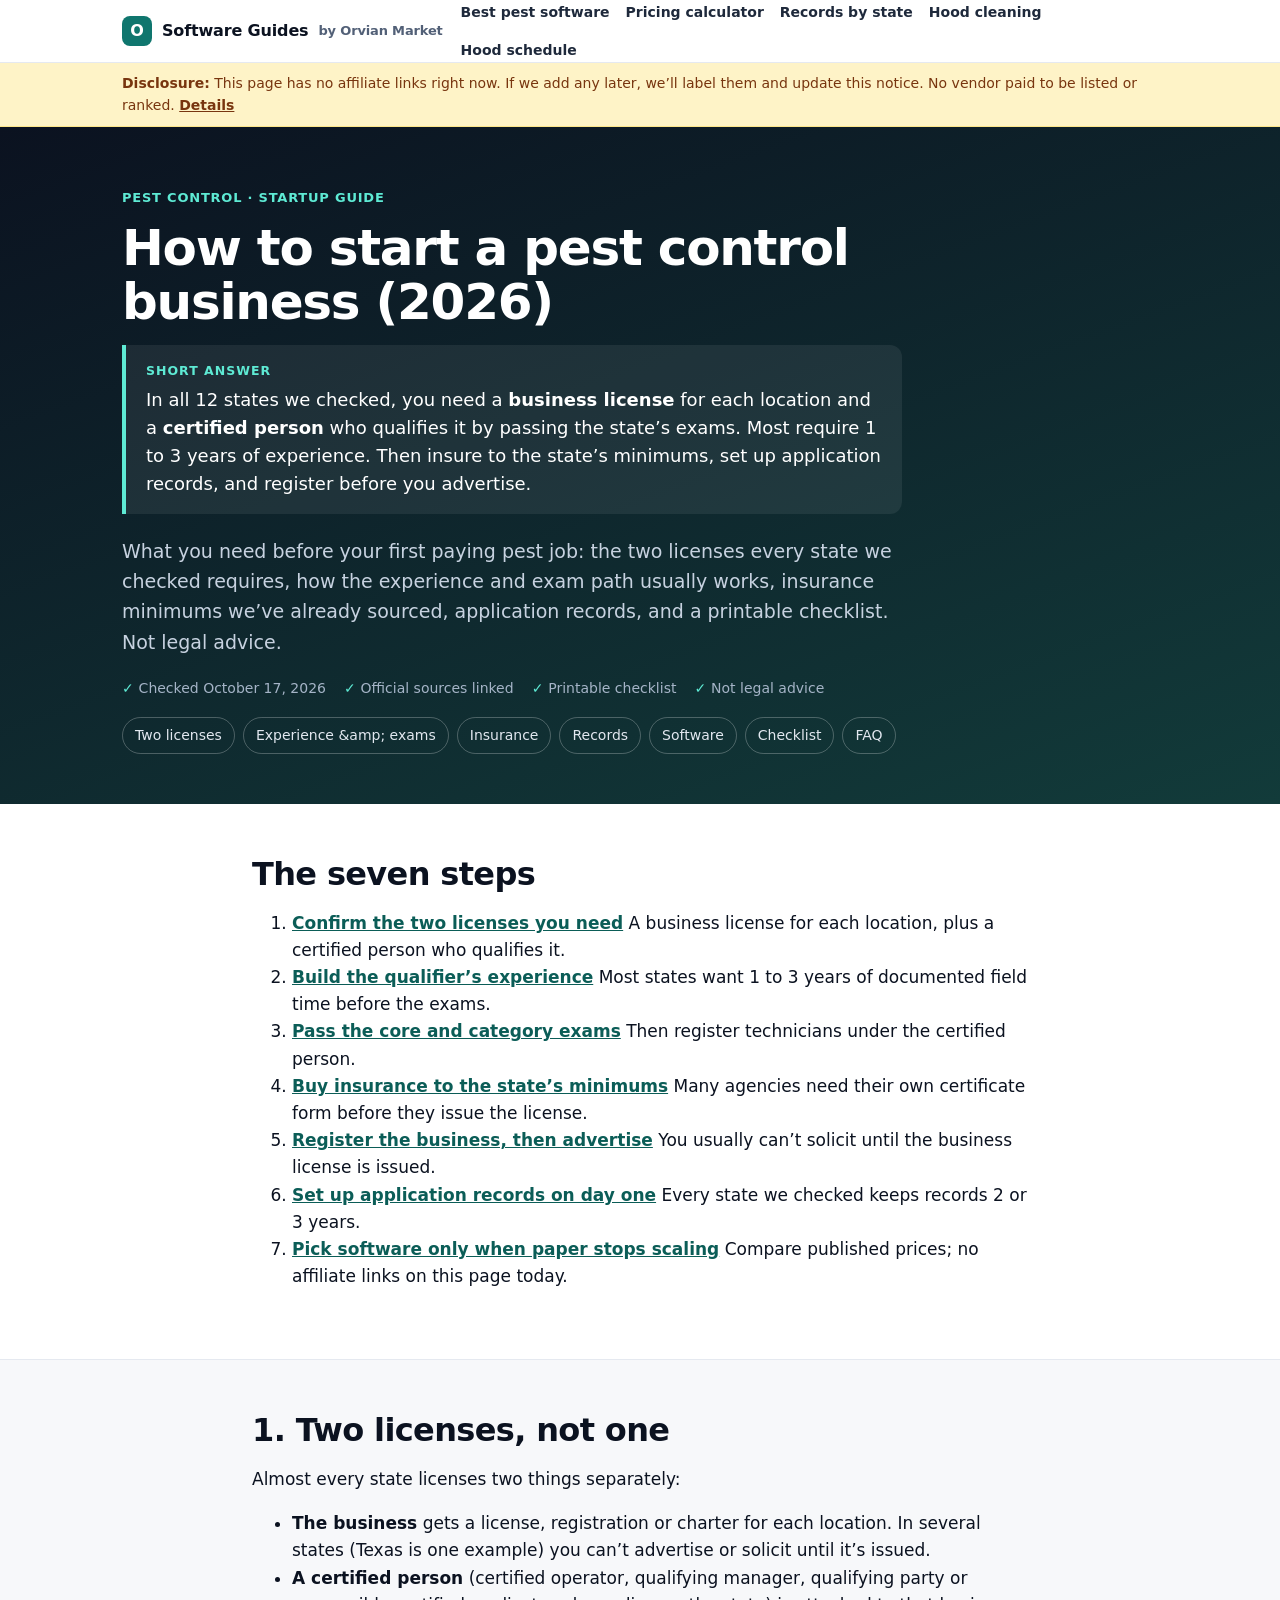
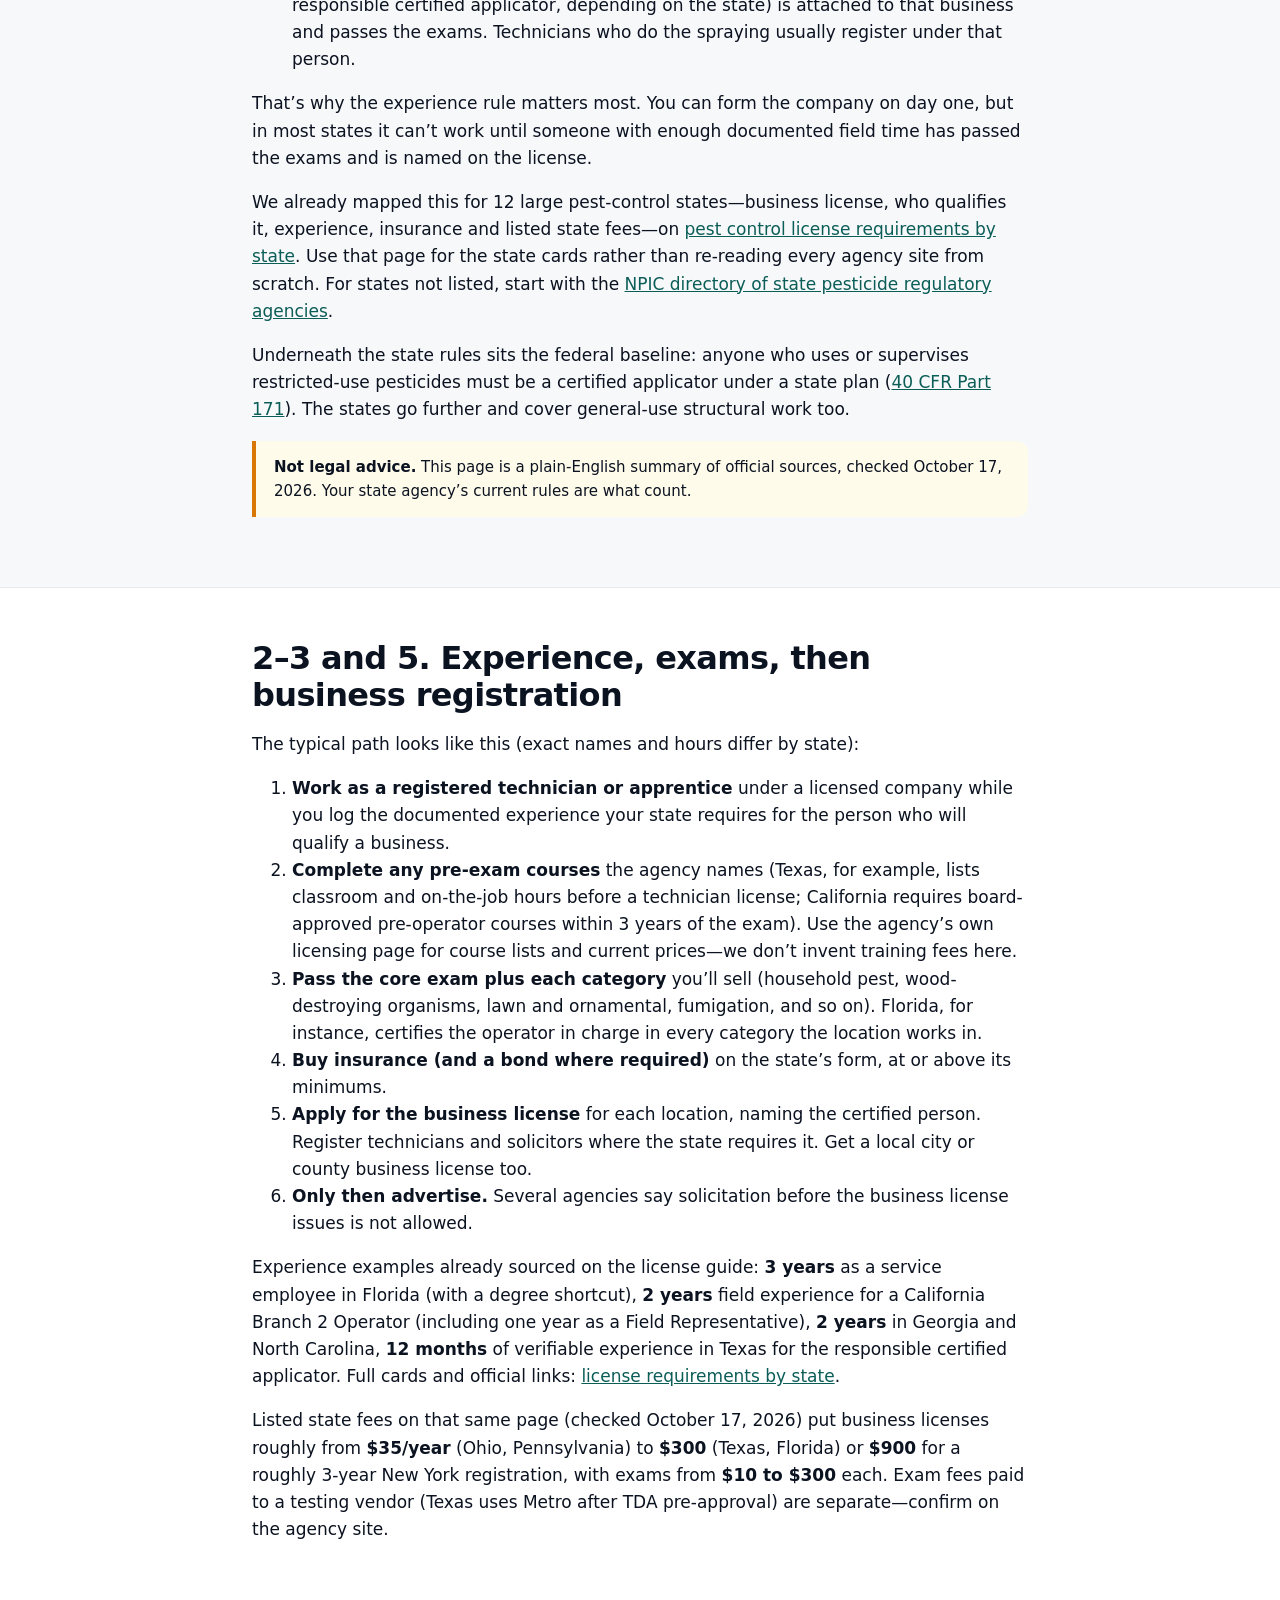
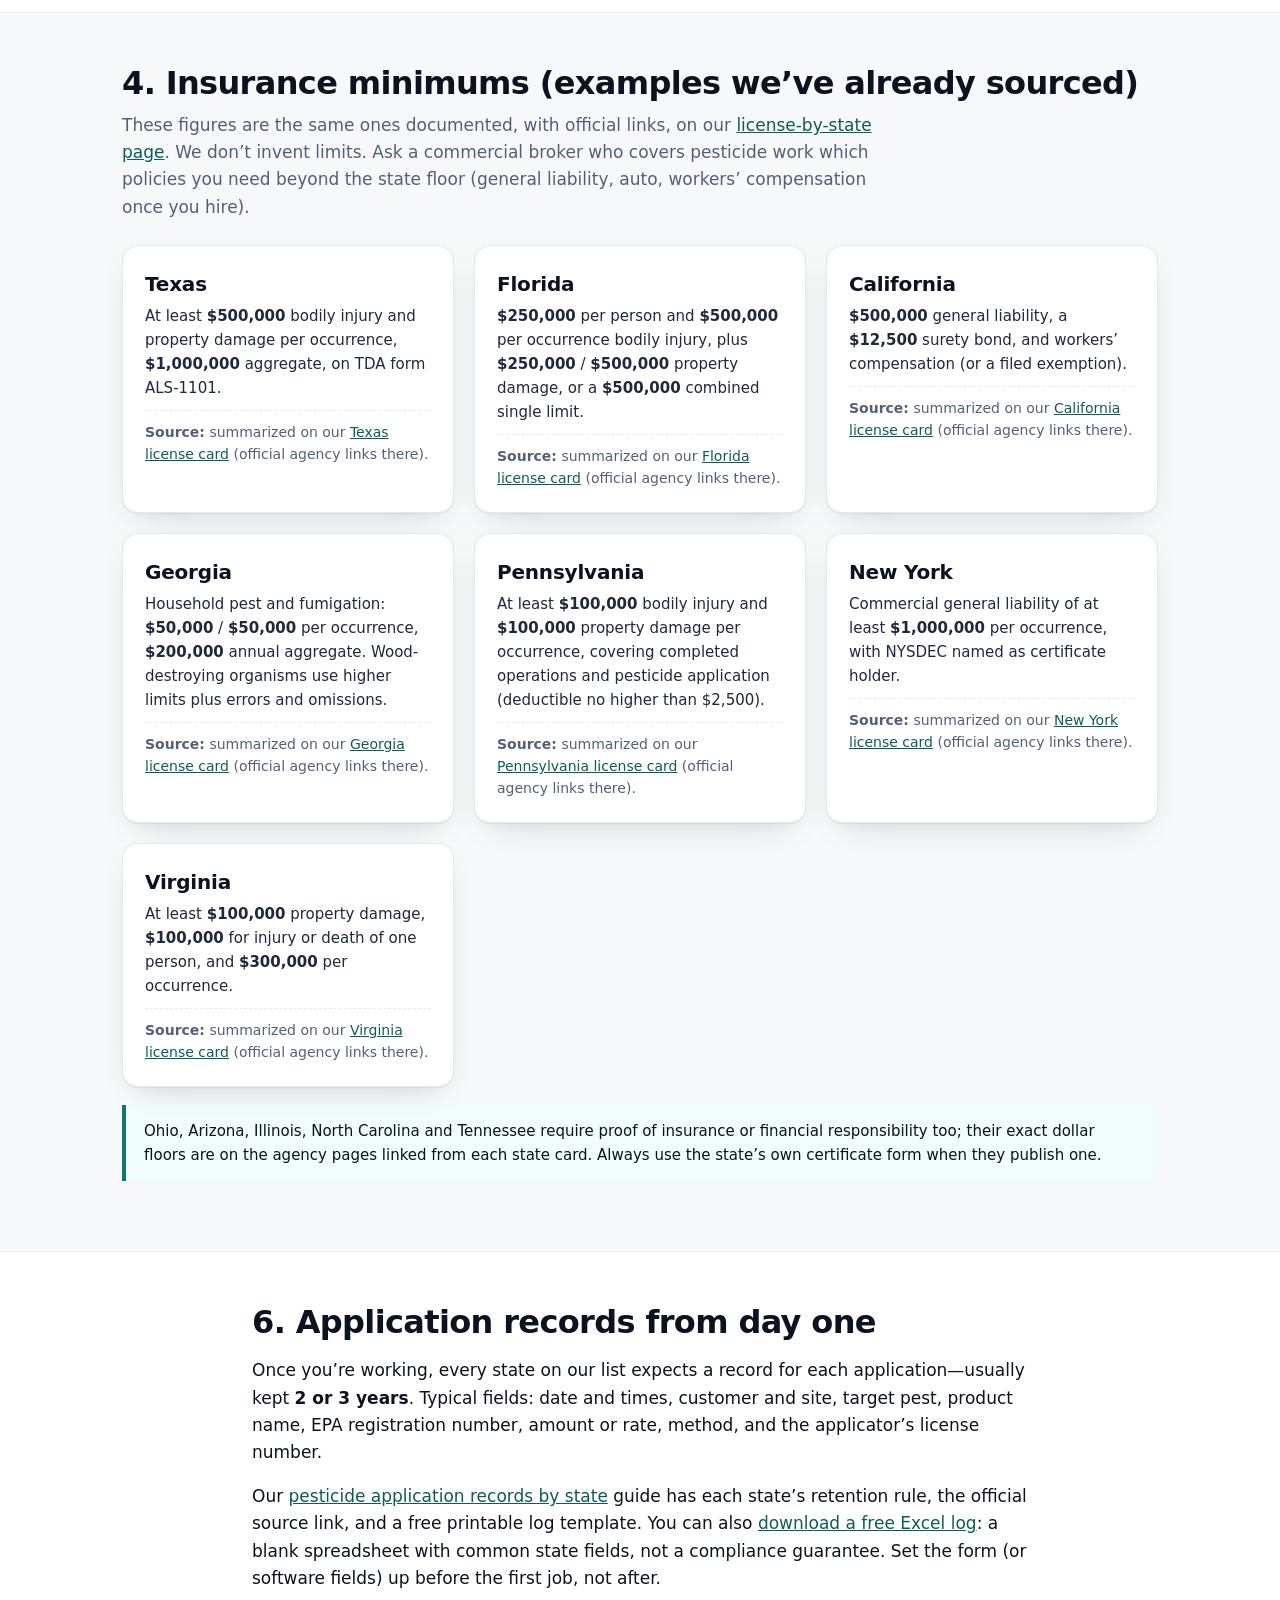
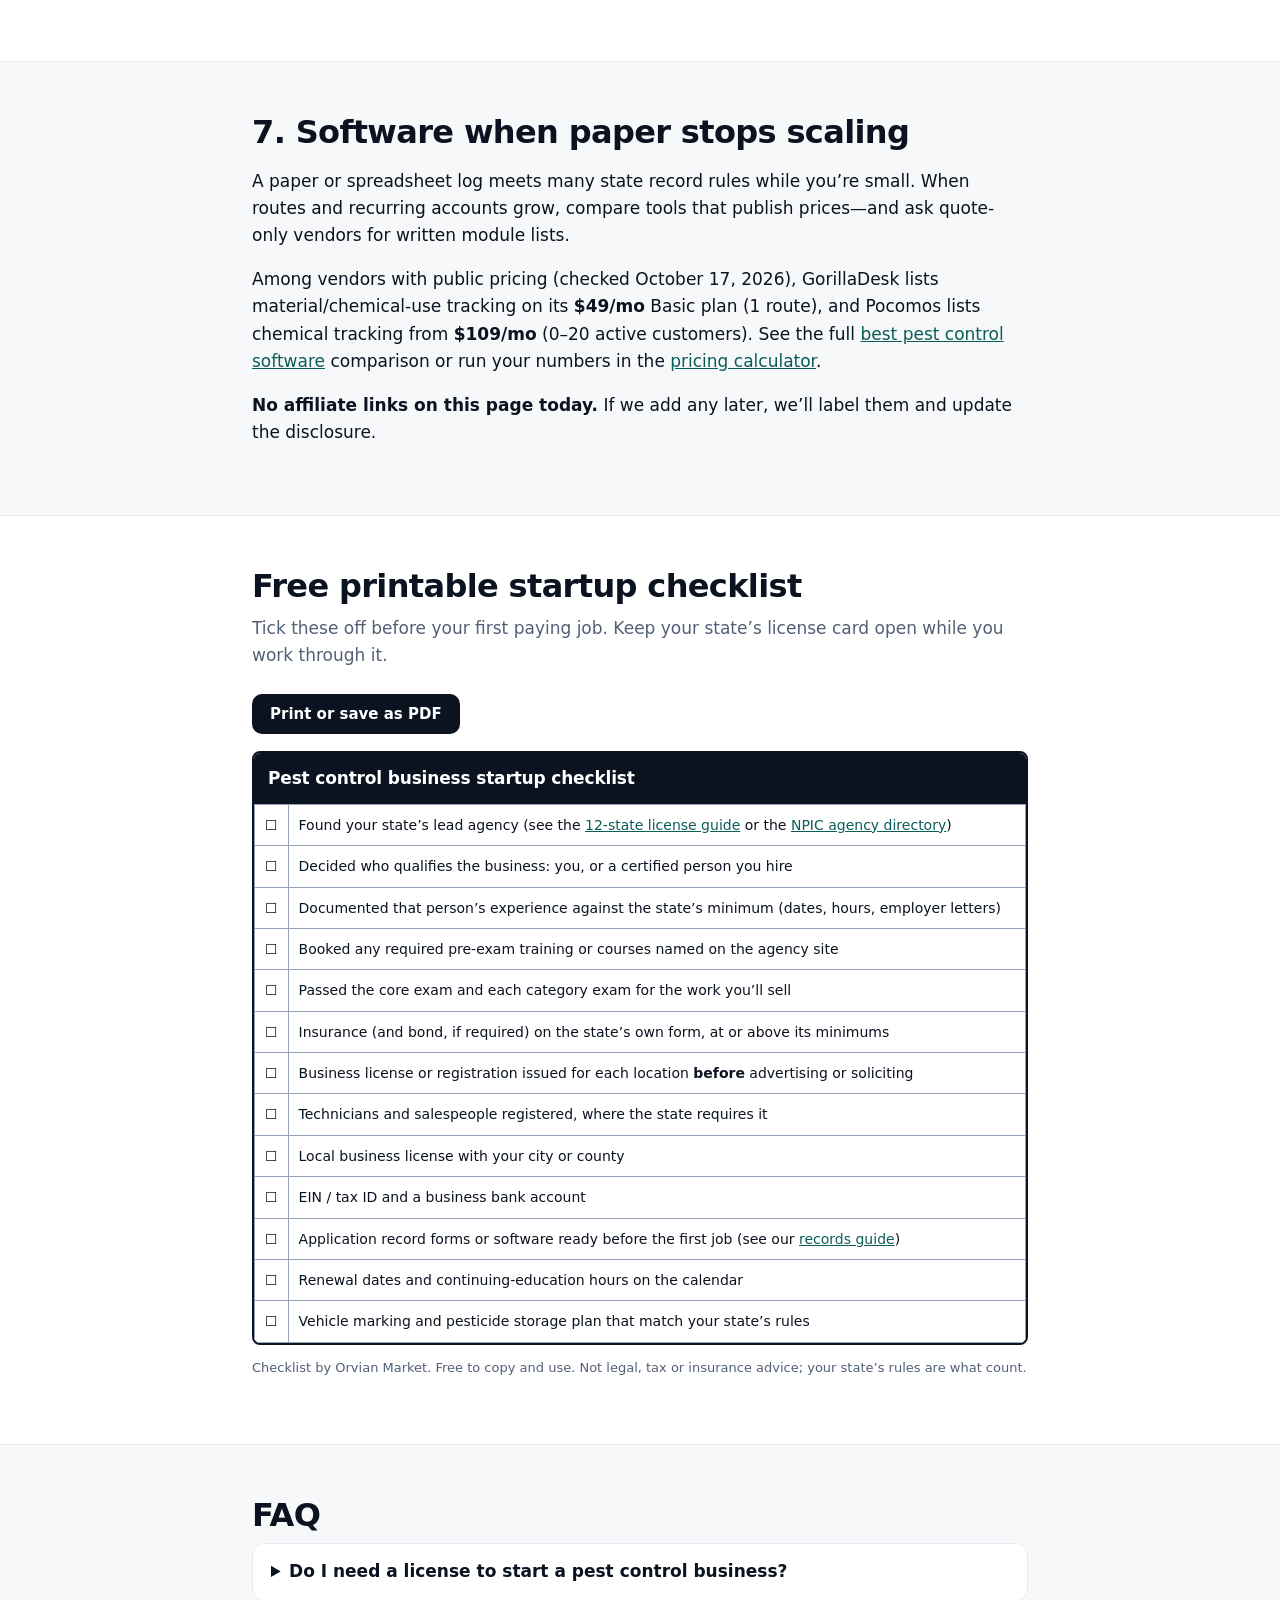
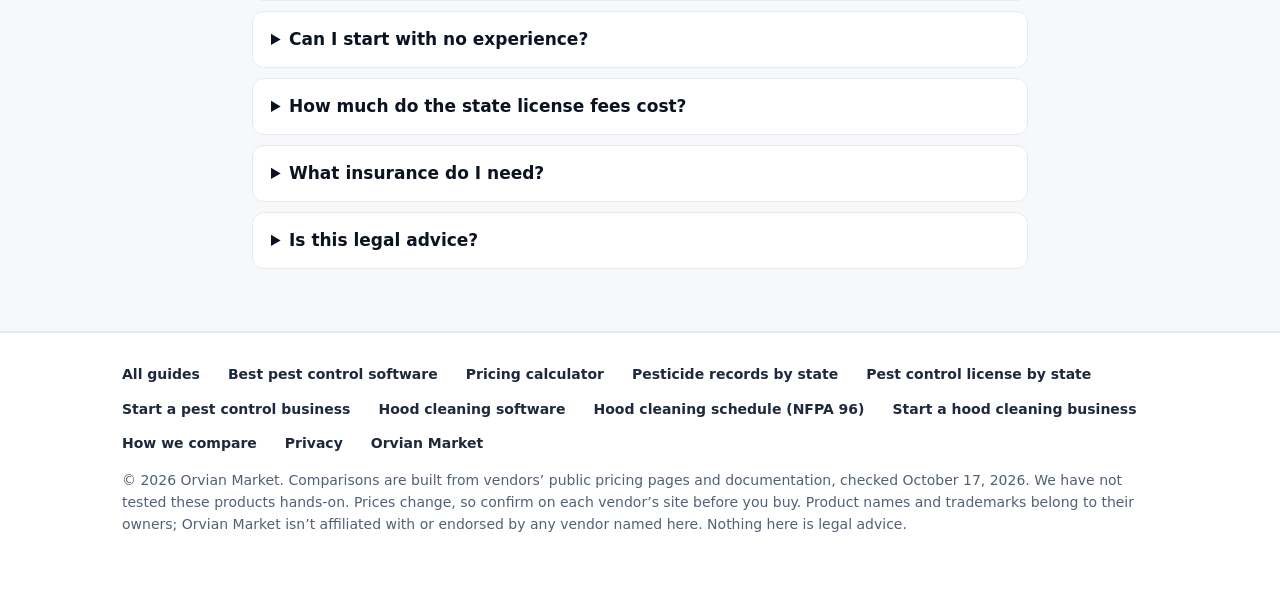
<file: how-to-start-a-pest-control-business.html>
<!doctype html><html lang="en"><head><meta charset="utf-8">
<!-- Google tag (gtag.js) -->
<script async src="https://www.googletagmanager.com/gtag/js?id=G-F3QH6E9QR7"></script>
<script>window.dataLayer=window.dataLayer||[];function gtag(){dataLayer.push(arguments);}gtag('js',new Date());gtag('config','G-F3QH6E9QR7');
document.addEventListener('click',function(e){var a=e.target&&e.target.closest?e.target.closest('a[href*="gumroad.com"]'):null;if(!a)return;var m=a.href.match(/\/l\/([^\/?#]+)/),s=m?m[1]:'';var N={"answerloft":"Answerloft","bcmhvk":"Okayline","bjkyj":"Thumbtally","ekunvc":"Proposeroo Team","ijsmuq":"PeelPixel Pro","kzjcwp":"Proposeroo Pro","lyrgdx":"Rate Calculator Spreadsheet","pckinc":"Rate-Raise Email Rewrite","kudoshelf":"Kudoshelf","proposeroo-desk":"Proposeroo Desk","proposeroo-desk-team":"Proposeroo Desk Team","ctitql":"Freelance Rate Pack","jtocar":"Client OS","vwxgu":"Prompt Pack","oellyq":"Budget Template","bffum":"Rate Mini (free)","mceana":"Freelancer Toolkit Bundle","nqpwfg":"Raise Emails (free)"};gtag('event','buy_click',{product_name:a.getAttribute('data-product')||N[s]||s||'gumroad',product_slug:s,link_url:a.href,link_text:(a.textContent||'').trim().slice(0,80),transport_type:'beacon'});},true);</script>
<meta name="viewport" content="width=device-width,initial-scale=1">
<title>How to Start a Pest Control Business: License Steps</title><meta name="description" content="Every state we checked needs a business license plus a certified qualifier. Path, insurance examples, records and a free checklist."><link rel="canonical" href="https://orvianmarketplace.com/software-guides/how-to-start-a-pest-control-business.html"><meta name="robots" content="index,follow"><meta name="theme-color" content="#0b1220">
<meta property="og:type" content="article"><meta property="og:site_name" content="Orvian Market"><meta property="og:url" content="https://orvianmarketplace.com/software-guides/how-to-start-a-pest-control-business.html"><meta property="og:title" content="How to Start a Pest Control Business: License Steps"><meta property="og:description" content="Every state we checked needs a business license plus a certified qualifier. Path, insurance examples, records and a free checklist.">
<meta property="og:image" content="https://orvianmarketplace.com/software-guides/assets/og.png"><meta property="og:image:width" content="1200"><meta property="og:image:height" content="630"><meta property="og:image:alt" content="Orvian Market Software Guides: honest, dated comparisons from public pricing">
<meta name="twitter:card" content="summary_large_image"><meta name="twitter:image" content="https://orvianmarketplace.com/software-guides/assets/og.png"><meta property="article:modified_time" content="2026-10-17">
<link rel="icon" href="data:image/svg+xml,%3Csvg xmlns='http://www.w3.org/2000/svg' viewBox='0 0 64 64'%3E%3Crect width='64' height='64' rx='14' fill='%230f766e'/%3E%3Ctext x='32' y='44' font-family='Arial' font-weight='800' font-size='34' fill='white' text-anchor='middle'%3EO%3C/text%3E%3C/svg%3E">
<link rel="stylesheet" href="assets/guides.css"><script type="application/ld+json">{"@context": "https://schema.org", "@type": "Article", "headline": "How to Start a Pest Control Business: License Steps", "description": "Every state we checked needs a business license plus a certified qualifier. Path, insurance examples, records and a free checklist.", "dateModified": "2026-10-17", "datePublished": "2026-10-17", "mainEntityOfPage": "https://orvianmarketplace.com/software-guides/how-to-start-a-pest-control-business.html", "image": "https://orvianmarketplace.com/software-guides/assets/og.png", "author": {"@type": "Organization", "name": "Orvian Market", "url": "https://orvianmarketplace.com/"}, "publisher": {"@type": "Organization", "name": "Orvian Market"}}</script><script type="application/ld+json">{"@context": "https://schema.org", "@type": "FAQPage", "mainEntity": [{"@type": "Question", "name": "Do I need a license to start a pest control business?", "acceptedAnswer": {"@type": "Answer", "text": "In every state we checked, yes. Each one requires a business license, registration or charter for the company, and a certified or licensed person who qualifies it. Who that person must be, and how much experience they need, is what varies most. See the 12-state license guide for the details."}}, {"@type": "Question", "name": "Can I start with no experience?", "acceptedAnswer": {"@type": "Answer", "text": "Usually not as the person who qualifies the company. Most of the 12 states require one to three years of documented experience for that person (for example 3 years in Florida, 2 in California, Georgia and North Carolina), though a related degree can shorten it in several states. A common path is to work as a registered technician first, or to hire a certified operator to qualify your company while you get your own hours."}}, {"@type": "Question", "name": "How much do the state license fees cost?", "acceptedAnswer": {"@type": "Answer", "text": "The listed government fees themselves are modest. On our license guide, business licenses run from $35 a year (Ohio, Pennsylvania) to $300 (Texas, Florida) or $900 for a roughly 3-year New York registration, and exams run from $10 to $300 each\u2014all as published by those agencies, checked October 17, 2026. Insurance, bonds, training courses and your time cost far more. We don\u2019t invent course or exam-vendor prices here; use each agency\u2019s own fee page."}}, {"@type": "Question", "name": "What insurance do I need?", "acceptedAnswer": {"@type": "Answer", "text": "Whatever your state lists as the minimum, on its own certificate form, before the business license issues. Examples from states we already documented: Texas $500,000 / $1,000,000 on TDA form ALS-1101; New York $1,000,000 per occurrence with NYSDEC as certificate holder; California $500,000 general liability plus a $12,500 surety bond. Full sourced figures are on the license-by-state page."}}, {"@type": "Question", "name": "Is this legal advice?", "acceptedAnswer": {"@type": "Answer", "text": "No. It\u2019s a plain-English startup path built from each state\u2019s official pages and rules, checked October 17, 2026, with every number linked to a primary source or to our sourced license guide. Fees and rules change, so confirm with the agency before you apply or advertise."}}]}</script><script type="application/ld+json">{"@context": "https://schema.org", "@type": "BreadcrumbList", "itemListElement": [{"@type": "ListItem", "position": 1, "name": "Software Guides", "item": "https://orvianmarketplace.com/software-guides/"}, {"@type": "ListItem", "position": 2, "name": "Start a pest control business", "item": "https://orvianmarketplace.com/software-guides/how-to-start-a-pest-control-business.html"}]}</script></head><body>
<header class="nav"><div class="w"><a class="brand" href="index.html"><span class="mk" aria-hidden="true">O</span>Software Guides <small>by Orvian Market</small></a><nav aria-label="Guides"><a href="best-pest-control-software.html">Best pest software</a><a href="pest-control-software-pricing-calculator.html">Pricing calculator</a><a href="pesticide-application-records-by-state.html">Records by state</a><a href="best-hood-cleaning-software.html">Hood cleaning</a><a href="hood-cleaning-frequency-requirements.html">Hood schedule</a></nav></div></header>
<div class="disc" role="note"><div class="w"><b>Disclosure:</b> This page has no affiliate links right now. If we add any later, we&rsquo;ll label them and update this notice. No vendor paid to be listed or ranked. <a href="about.html#disclosure">Details</a></div></div>
<main id="main"><section class="hero"><div class="w"><p class="eb">Pest control &middot; startup guide</p><h1>How to start a pest control business (2026)</h1><div class="ans"><p class="ans-k">Short answer</p><p>In all 12 states we checked, you need a <b>business license</b> for each location and a <b>certified person</b> who qualifies it by passing the state&rsquo;s exams. Most require 1 to 3 years of experience. Then insure to the state&rsquo;s minimums, set up application records, and register before you advertise.</p></div><p class="lead">What you need before your first paying pest job: the two licenses every state we checked requires, how the experience and exam path usually works, insurance minimums we&rsquo;ve already sourced, application records, and a printable checklist. Not legal advice.</p><div class="meta"><span>Checked October 17, 2026</span><span>Official sources linked</span><span>Printable checklist</span><span>Not legal advice</span></div><div class="toc"><a href="#two">Two licenses</a><a href="#path">Experience &amp;amp; exams</a><a href="#insurance">Insurance</a><a href="#records">Records</a><a href="#software">Software</a><a href="#checklist">Checklist</a><a href="#faq">FAQ</a></div></div></section><section class="sec"><div class="w nw"><h2>The seven steps</h2><ol class="steps"><li><a href="#two"><b>Confirm the two licenses you need</b></a> A business license for each location, plus a certified person who qualifies it.</li><li><a href="#path"><b>Build the qualifier&rsquo;s experience</b></a> Most states want 1 to 3 years of documented field time before the exams.</li><li><a href="#path"><b>Pass the core and category exams</b></a> Then register technicians under the certified person.</li><li><a href="#insurance"><b>Buy insurance to the state&rsquo;s minimums</b></a> Many agencies need their own certificate form before they issue the license.</li><li><a href="#path"><b>Register the business, then advertise</b></a> You usually can&rsquo;t solicit until the business license is issued.</li><li><a href="#records"><b>Set up application records on day one</b></a> Every state we checked keeps records 2 or 3 years.</li><li><a href="#software"><b>Pick software only when paper stops scaling</b></a> Compare published prices; no affiliate links on this page today.</li></ol></div></section>
<section class="sec alt" id="two"><div class="w nw"><h2>1. Two licenses, not one</h2>
<p>Almost every state licenses two things separately:</p>
<ul><li><b>The business</b> gets a license, registration or charter for each location. In several states (Texas is one example) you can&rsquo;t advertise or solicit until it&rsquo;s issued.</li>
<li><b>A certified person</b> (certified operator, qualifying manager, qualifying party or responsible certified applicator, depending on the state) is attached to that business and passes the exams. Technicians who do the spraying usually register under that person.</li></ul>
<p>That&rsquo;s why the experience rule matters most. You can form the company on day one, but in most states it can&rsquo;t work until someone with enough documented field time has passed the exams and is named on the license.</p>
<p>We already mapped this for 12 large pest-control states&mdash;business license, who qualifies it, experience, insurance and listed state fees&mdash;on <a href="pest-control-license-requirements-by-state.html">pest control license requirements by state</a>. Use that page for the state cards rather than re-reading every agency site from scratch. For states not listed, start with the <a href="https://npic.orst.edu/reg/state_agencies.html" rel="noopener" target="_blank">NPIC directory of state pesticide regulatory agencies</a>.</p>
<p>Underneath the state rules sits the federal baseline: anyone who uses or supervises restricted-use pesticides must be a certified applicator under a state plan (<a href="https://www.ecfr.gov/current/title-40/chapter-I/subchapter-E/part-171" rel="noopener" target="_blank">40 CFR Part 171</a>). The states go further and cover general-use structural work too.</p>
<div class="note w2"><b>Not legal advice.</b> This page is a plain-English summary of official sources, checked October 17, 2026. Your state agency&rsquo;s current rules are what count.</div></div></section>
<section class="sec" id="path"><div class="w nw"><h2>2&ndash;3 and 5. Experience, exams, then business registration</h2>
<p>The typical path looks like this (exact names and hours differ by state):</p>
<ol><li><b>Work as a registered technician or apprentice</b> under a licensed company while you log the documented experience your state requires for the person who will qualify a business.</li>
<li><b>Complete any pre-exam courses</b> the agency names (Texas, for example, lists classroom and on-the-job hours before a technician license; California requires board-approved pre-operator courses within 3 years of the exam). Use the agency&rsquo;s own licensing page for course lists and current prices&mdash;we don&rsquo;t invent training fees here.</li>
<li><b>Pass the core exam plus each category</b> you&rsquo;ll sell (household pest, wood-destroying organisms, lawn and ornamental, fumigation, and so on). Florida, for instance, certifies the operator in charge in every category the location works in.</li>
<li><b>Buy insurance (and a bond where required)</b> on the state&rsquo;s form, at or above its minimums.</li>
<li><b>Apply for the business license</b> for each location, naming the certified person. Register technicians and solicitors where the state requires it. Get a local city or county business license too.</li>
<li><b>Only then advertise.</b> Several agencies say solicitation before the business license issues is not allowed.</li></ol>
<p>Experience examples already sourced on the license guide: <b>3 years</b> as a service employee in Florida (with a degree shortcut), <b>2 years</b> field experience for a California Branch 2 Operator (including one year as a Field Representative), <b>2 years</b> in Georgia and North Carolina, <b>12 months</b> of verifiable experience in Texas for the responsible certified applicator. Full cards and official links: <a href="pest-control-license-requirements-by-state.html">license requirements by state</a>.</p>
<p>Listed state fees on that same page (checked October 17, 2026) put business licenses roughly from <b>$35/year</b> (Ohio, Pennsylvania) to <b>$300</b> (Texas, Florida) or <b>$900</b> for a roughly 3-year New York registration, with exams from <b>$10 to $300</b> each. Exam fees paid to a testing vendor (Texas uses Metro after TDA pre-approval) are separate&mdash;confirm on the agency site.</p></div></section>
<section class="sec alt" id="insurance"><div class="w"><h2>4. Insurance minimums (examples we&rsquo;ve already sourced)</h2>
<p class="sub">These figures are the same ones documented, with official links, on our <a href="pest-control-license-requirements-by-state.html">license-by-state page</a>. We don&rsquo;t invent limits. Ask a commercial broker who covers pesticide work which policies you need beyond the state floor (general liability, auto, workers&rsquo; compensation once you hire).</p>
<div class="cards" style="grid-template-columns:repeat(auto-fit,minmax(min(100%,320px),1fr))"><div class="card" id="ins-texas"><h3>Texas</h3><p class="price">At least <b>$500,000</b> bodily injury and property damage per occurrence, <b>$1,000,000</b> aggregate, on TDA form ALS-1101.</p><p class="watch"><b>Source:</b> summarized on our <a href="pest-control-license-requirements-by-state.html#texas">Texas license card</a> (official agency links there).</p></div><div class="card" id="ins-florida"><h3>Florida</h3><p class="price"><b>$250,000</b> per person and <b>$500,000</b> per occurrence bodily injury, plus <b>$250,000</b> / <b>$500,000</b> property damage, or a <b>$500,000</b> combined single limit.</p><p class="watch"><b>Source:</b> summarized on our <a href="pest-control-license-requirements-by-state.html#florida">Florida license card</a> (official agency links there).</p></div><div class="card" id="ins-california"><h3>California</h3><p class="price"><b>$500,000</b> general liability, a <b>$12,500</b> surety bond, and workers&rsquo; compensation (or a filed exemption).</p><p class="watch"><b>Source:</b> summarized on our <a href="pest-control-license-requirements-by-state.html#california">California license card</a> (official agency links there).</p></div><div class="card" id="ins-georgia"><h3>Georgia</h3><p class="price">Household pest and fumigation: <b>$50,000</b> / <b>$50,000</b> per occurrence, <b>$200,000</b> annual aggregate. Wood-destroying organisms use higher limits plus errors and omissions.</p><p class="watch"><b>Source:</b> summarized on our <a href="pest-control-license-requirements-by-state.html#georgia">Georgia license card</a> (official agency links there).</p></div><div class="card" id="ins-pennsylvania"><h3>Pennsylvania</h3><p class="price">At least <b>$100,000</b> bodily injury and <b>$100,000</b> property damage per occurrence, covering completed operations and pesticide application (deductible no higher than $2,500).</p><p class="watch"><b>Source:</b> summarized on our <a href="pest-control-license-requirements-by-state.html#pennsylvania">Pennsylvania license card</a> (official agency links there).</p></div><div class="card" id="ins-new-york"><h3>New York</h3><p class="price">Commercial general liability of at least <b>$1,000,000</b> per occurrence, with NYSDEC named as certificate holder.</p><p class="watch"><b>Source:</b> summarized on our <a href="pest-control-license-requirements-by-state.html#new-york">New York license card</a> (official agency links there).</p></div><div class="card" id="ins-virginia"><h3>Virginia</h3><p class="price">At least <b>$100,000</b> property damage, <b>$100,000</b> for injury or death of one person, and <b>$300,000</b> per occurrence.</p><p class="watch"><b>Source:</b> summarized on our <a href="pest-control-license-requirements-by-state.html#virginia">Virginia license card</a> (official agency links there).</p></div></div>
<div class="note">Ohio, Arizona, Illinois, North Carolina and Tennessee require proof of insurance or financial responsibility too; their exact dollar floors are on the agency pages linked from each state card. Always use the state&rsquo;s own certificate form when they publish one.</div></div></section>
<section class="sec" id="records"><div class="w nw"><h2>6. Application records from day one</h2>
<p>Once you&rsquo;re working, every state on our list expects a record for each application&mdash;usually kept <b>2 or 3 years</b>. Typical fields: date and times, customer and site, target pest, product name, EPA registration number, amount or rate, method, and the applicator&rsquo;s license number.</p>
<p>Our <a href="pesticide-application-records-by-state.html">pesticide application records by state</a> guide has each state&rsquo;s retention rule, the official source link, and a free printable log template. You can also <a href="assets/pesticide-application-log.xlsx" download>download a free Excel log</a>: a blank spreadsheet with common state fields, not a compliance guarantee. Set the form (or software fields) up before the first job, not after.</p></div></section>
<section class="sec alt" id="software"><div class="w nw"><h2>7. Software when paper stops scaling</h2>
<p>A paper or spreadsheet log meets many state record rules while you&rsquo;re small. When routes and recurring accounts grow, compare tools that publish prices&mdash;and ask quote-only vendors for written module lists.</p>
<p>Among vendors with public pricing (checked October 17, 2026), GorillaDesk lists material/chemical-use tracking on its <b>$49/mo</b> Basic plan (1 route), and Pocomos lists chemical tracking from <b>$109/mo</b> (0&ndash;20 active customers). See the full <a href="best-pest-control-software.html">best pest control software</a> comparison or run your numbers in the <a href="pest-control-software-pricing-calculator.html">pricing calculator</a>.</p>
<p><b>No affiliate links on this page today.</b> If we add any later, we&rsquo;ll label them and update the disclosure.</p></div></section>
<section class="sec" id="checklist"><div class="w nw"><h2>Free printable startup checklist</h2><p class="sub">Tick these off before your first paying job. Keep your state&rsquo;s license card open while you work through it.</p>
<p class="noprint"><button class="btn" type="button" onclick="window.print()">Print or save as PDF</button></p>
<div class="form"><h3>Pest control business startup checklist</h3><table><tr><td style="width:28px">&#9744;</td><td>Found your state&rsquo;s lead agency (see the <a href="pest-control-license-requirements-by-state.html">12-state license guide</a> or the <a href="https://npic.orst.edu/reg/state_agencies.html" rel="noopener" target="_blank">NPIC agency directory</a>)</td></tr><tr><td style="width:28px">&#9744;</td><td>Decided who qualifies the business: you, or a certified person you hire</td></tr><tr><td style="width:28px">&#9744;</td><td>Documented that person&rsquo;s experience against the state&rsquo;s minimum (dates, hours, employer letters)</td></tr><tr><td style="width:28px">&#9744;</td><td>Booked any required pre-exam training or courses named on the agency site</td></tr><tr><td style="width:28px">&#9744;</td><td>Passed the core exam and each category exam for the work you&rsquo;ll sell</td></tr><tr><td style="width:28px">&#9744;</td><td>Insurance (and bond, if required) on the state&rsquo;s own form, at or above its minimums</td></tr><tr><td style="width:28px">&#9744;</td><td>Business license or registration issued for each location <b>before</b> advertising or soliciting</td></tr><tr><td style="width:28px">&#9744;</td><td>Technicians and salespeople registered, where the state requires it</td></tr><tr><td style="width:28px">&#9744;</td><td>Local business license with your city or county</td></tr><tr><td style="width:28px">&#9744;</td><td>EIN / tax ID and a business bank account</td></tr><tr><td style="width:28px">&#9744;</td><td>Application record forms or software ready before the first job (see our <a href="pesticide-application-records-by-state.html">records guide</a>)</td></tr><tr><td style="width:28px">&#9744;</td><td>Renewal dates and continuing-education hours on the calendar</td></tr><tr><td style="width:28px">&#9744;</td><td>Vehicle marking and pesticide storage plan that match your state&rsquo;s rules</td></tr></table></div>
<p style="font-size:13px;color:var(--mute)">Checklist by Orvian Market. Free to copy and use. Not legal, tax or insurance advice; your state&rsquo;s rules are what count.</p></div></section>
<section class="sec alt" id="faq"><div class="w nw"><h2>FAQ</h2><details><summary>Do I need a license to start a pest control business?</summary><p>In every state we checked, yes. Each one requires a business license, registration or charter for the company, and a certified or licensed person who qualifies it. Who that person must be, and how much experience they need, is what varies most. See the <a href="pest-control-license-requirements-by-state.html">12-state license guide</a> for the details.</p></details><details><summary>Can I start with no experience?</summary><p>Usually not as the person who qualifies the company. Most of the 12 states require one to three years of documented experience for that person (for example 3 years in Florida, 2 in California, Georgia and North Carolina), though a related degree can shorten it in several states. A common path is to work as a registered technician first, or to hire a certified operator to qualify your company while you get your own hours.</p></details><details><summary>How much do the state license fees cost?</summary><p>The listed government fees themselves are modest. On our license guide, business licenses run from $35 a year (Ohio, Pennsylvania) to $300 (Texas, Florida) or $900 for a roughly 3-year New York registration, and exams run from $10 to $300 each&mdash;all as published by those agencies, checked October 17, 2026. Insurance, bonds, training courses and your time cost far more. We don&rsquo;t invent course or exam-vendor prices here; use each agency&rsquo;s own fee page.</p></details><details><summary>What insurance do I need?</summary><p>Whatever your state lists as the minimum, on its own certificate form, before the business license issues. Examples from states we already documented: Texas $500,000 / $1,000,000 on TDA form ALS-1101; New York $1,000,000 per occurrence with NYSDEC as certificate holder; California $500,000 general liability plus a $12,500 surety bond. Full sourced figures are on the <a href="pest-control-license-requirements-by-state.html">license-by-state page</a>.</p></details><details><summary>Is this legal advice?</summary><p>No. It&rsquo;s a plain-English startup path built from each state&rsquo;s official pages and rules, checked October 17, 2026, with every number linked to a primary source or to our sourced license guide. Fees and rules change, so confirm with the agency before you apply or advertise.</p></details></div></section></main>
<footer><div class="w"><div class="fg"><a href="index.html">All guides</a><a href="best-pest-control-software.html">Best pest control software</a><a href="pest-control-software-pricing-calculator.html">Pricing calculator</a><a href="pesticide-application-records-by-state.html">Pesticide records by state</a><a href="pest-control-license-requirements-by-state.html">Pest control license by state</a><a href="how-to-start-a-pest-control-business.html">Start a pest control business</a><a href="best-hood-cleaning-software.html">Hood cleaning software</a><a href="hood-cleaning-frequency-requirements.html">Hood cleaning schedule (NFPA 96)</a><a href="how-to-start-a-hood-cleaning-business.html">Start a hood cleaning business</a><a href="about.html">How we compare</a><a href="https://orvianmarketplace.com/privacy.html">Privacy</a><a href="https://orvianmarketplace.com/">Orvian Market</a></div>
<p>&copy; 2026 Orvian Market. Comparisons are built from vendors&rsquo; public pricing pages and documentation, checked October 17, 2026. We have not tested these products hands-on. Prices change, so confirm on each vendor&rsquo;s site before you buy. Product names and trademarks belong to their owners; Orvian Market isn&rsquo;t affiliated with or endorsed by any vendor named here. Nothing here is legal advice.</p></div></footer>
</body></html>
</file>
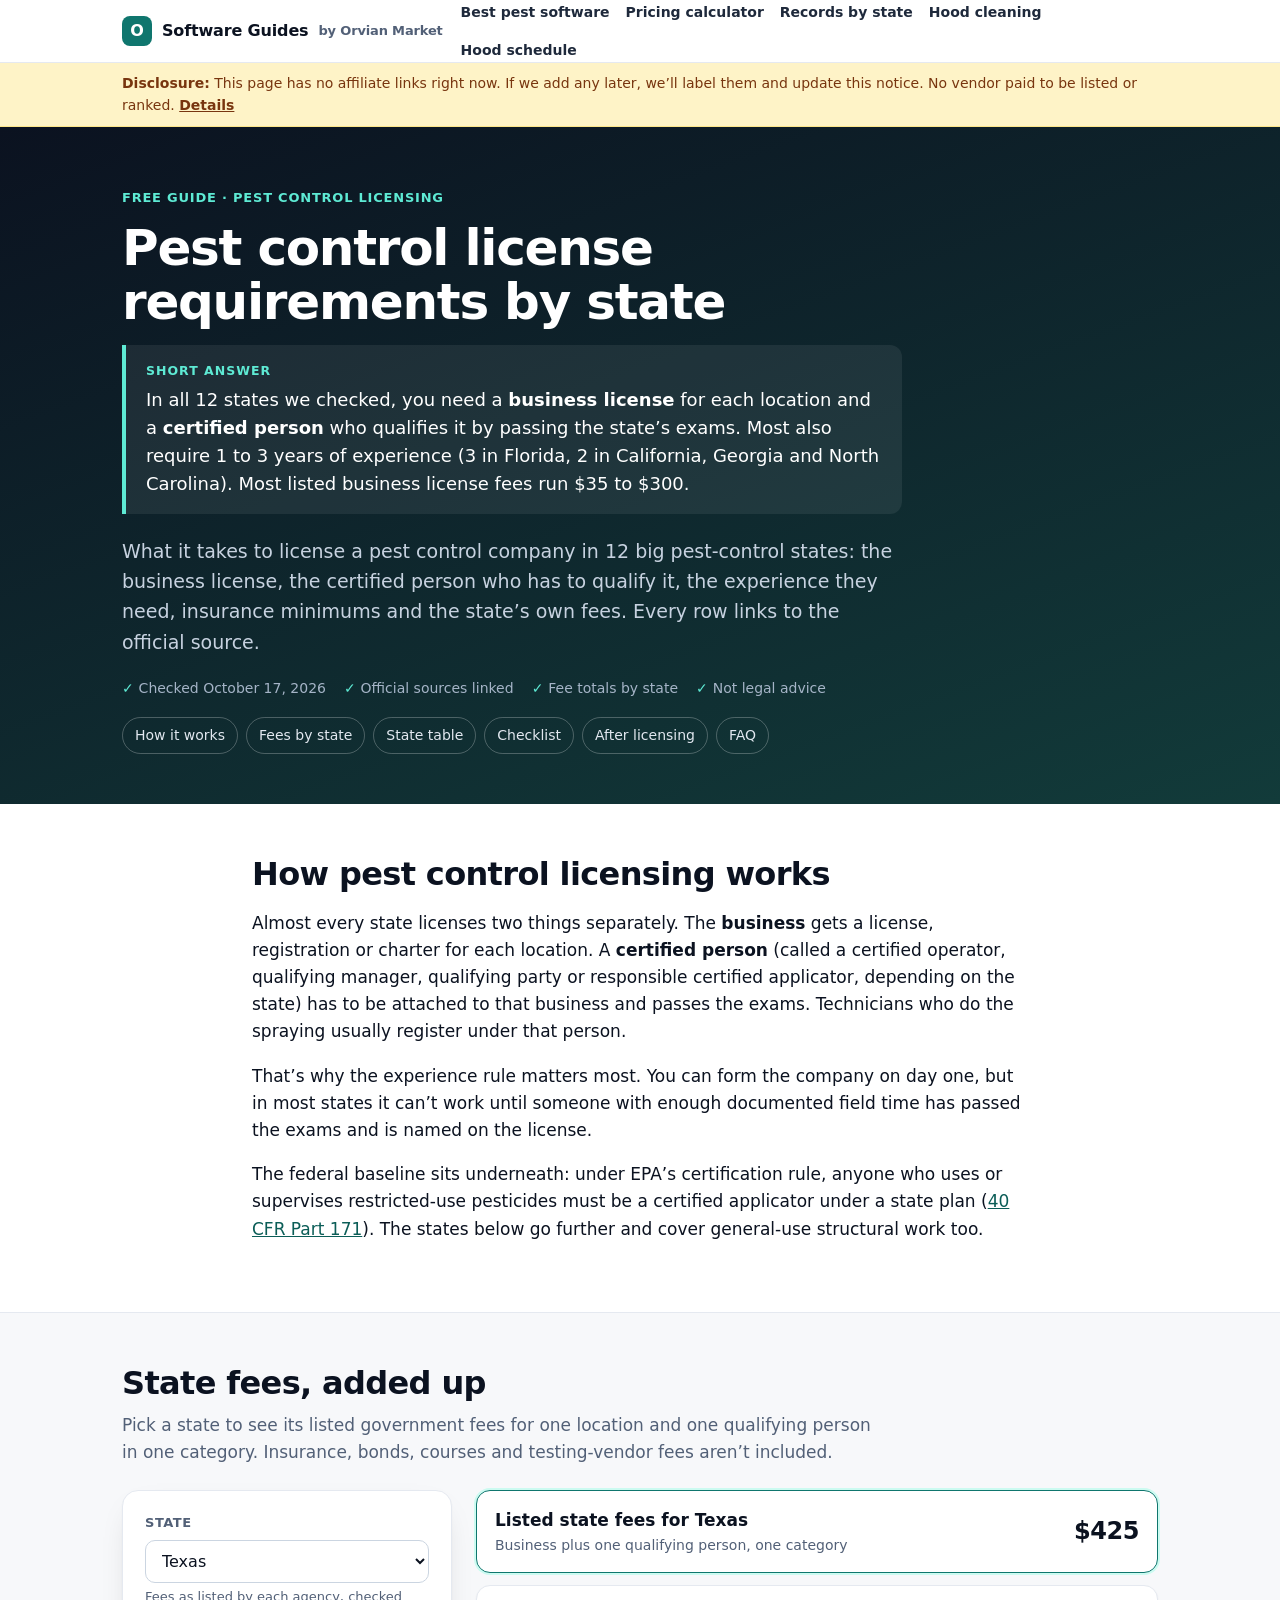
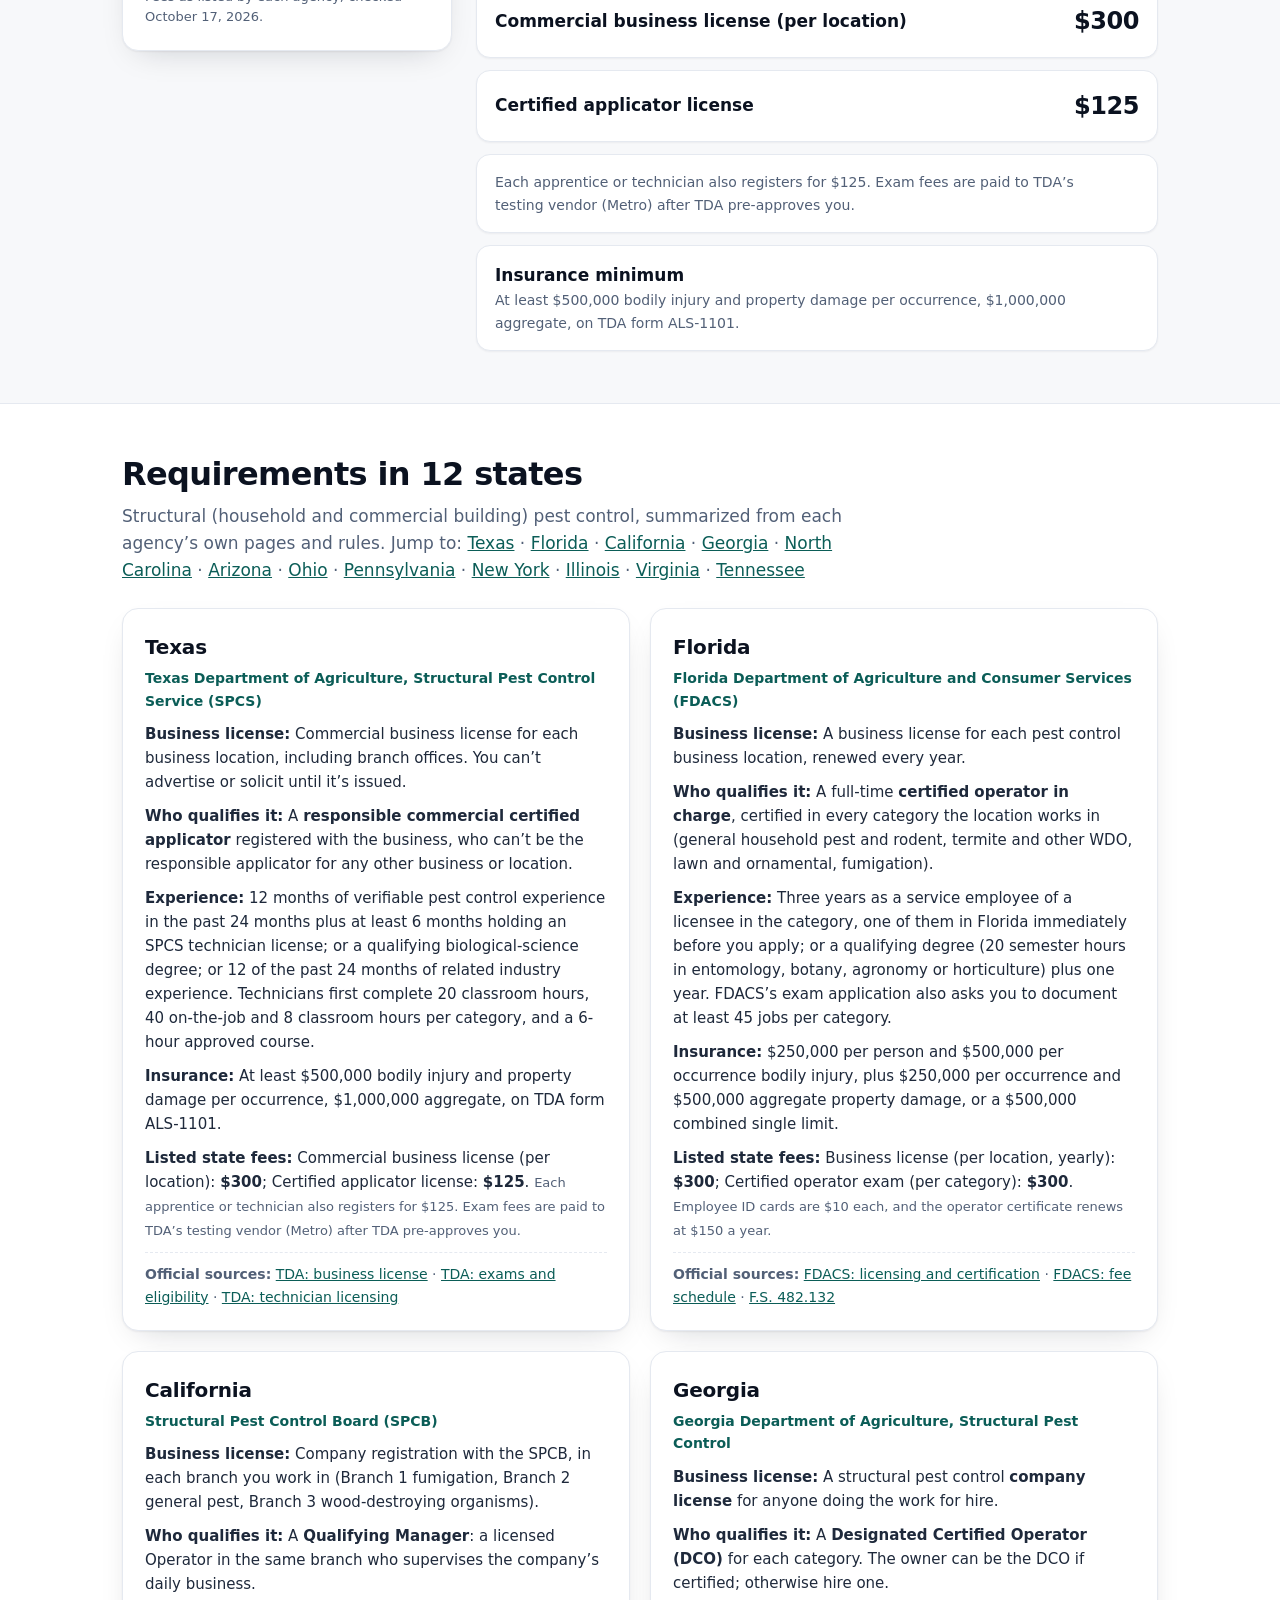
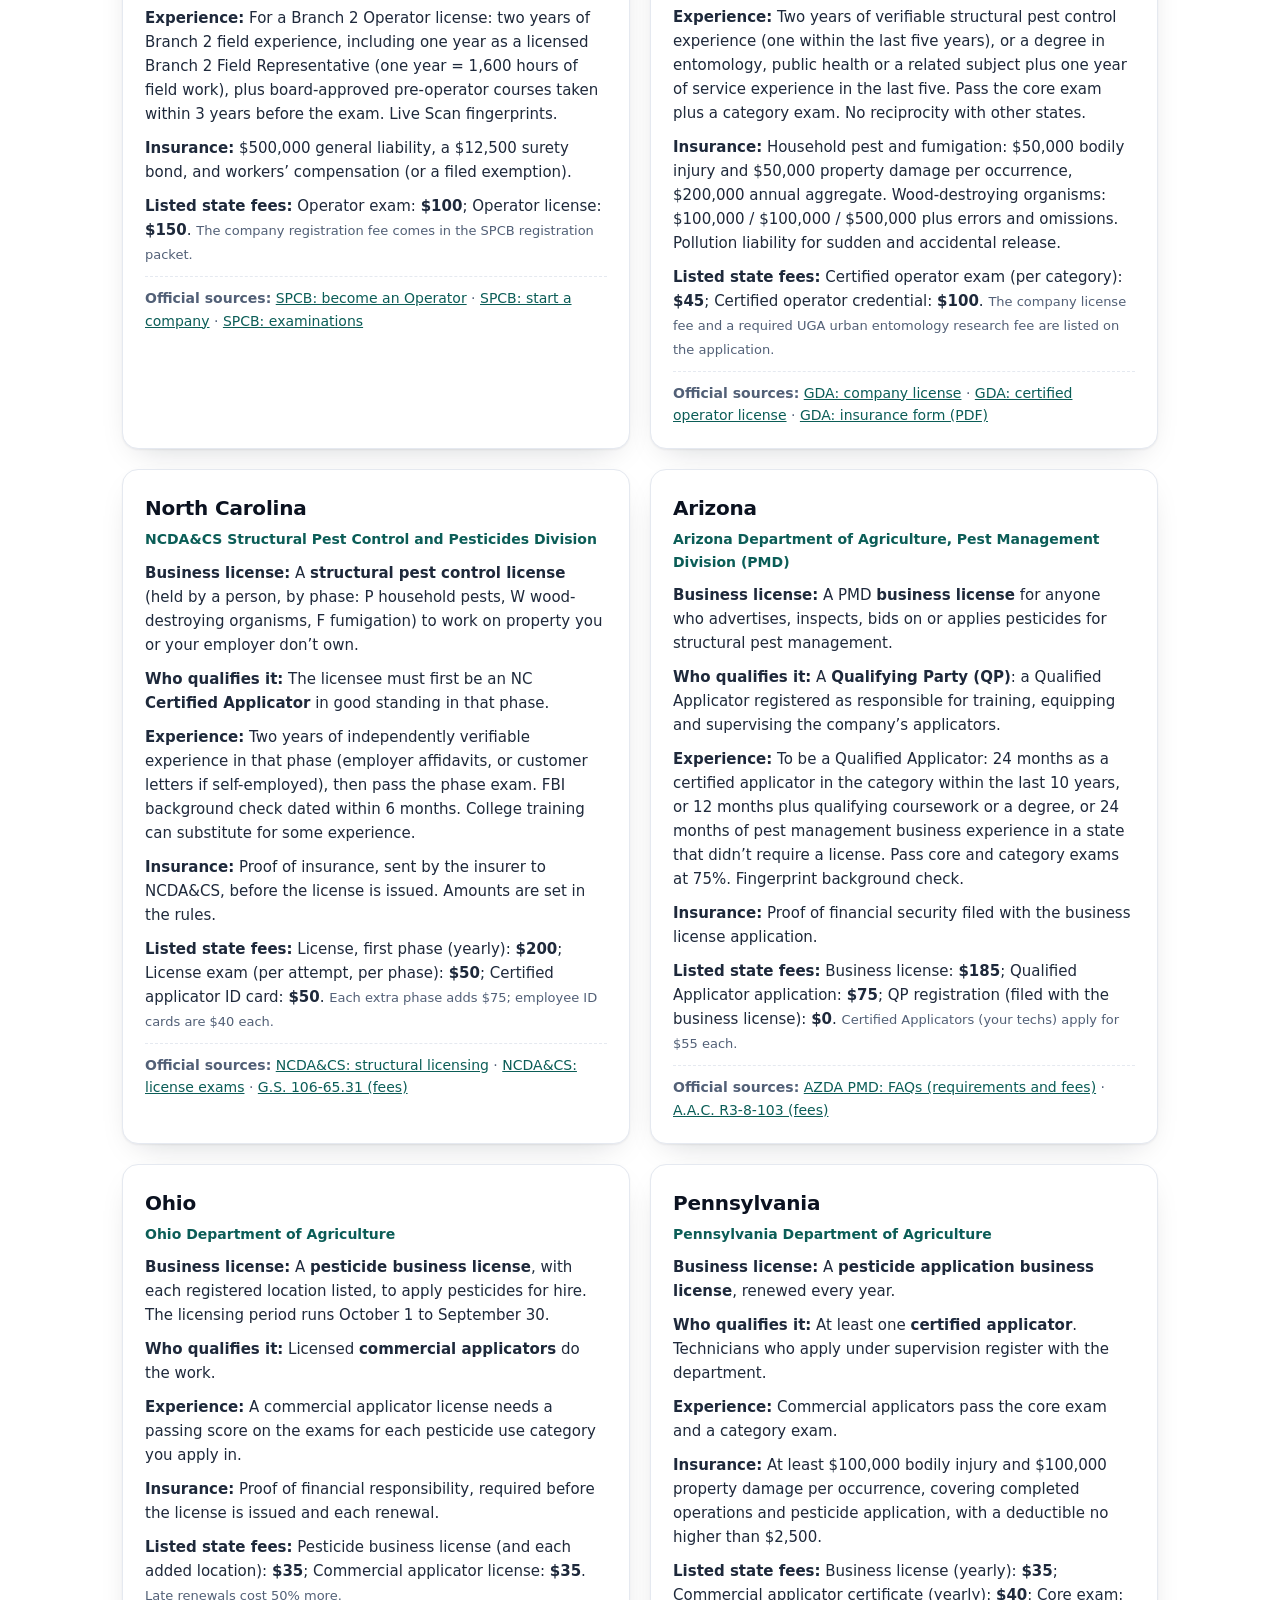
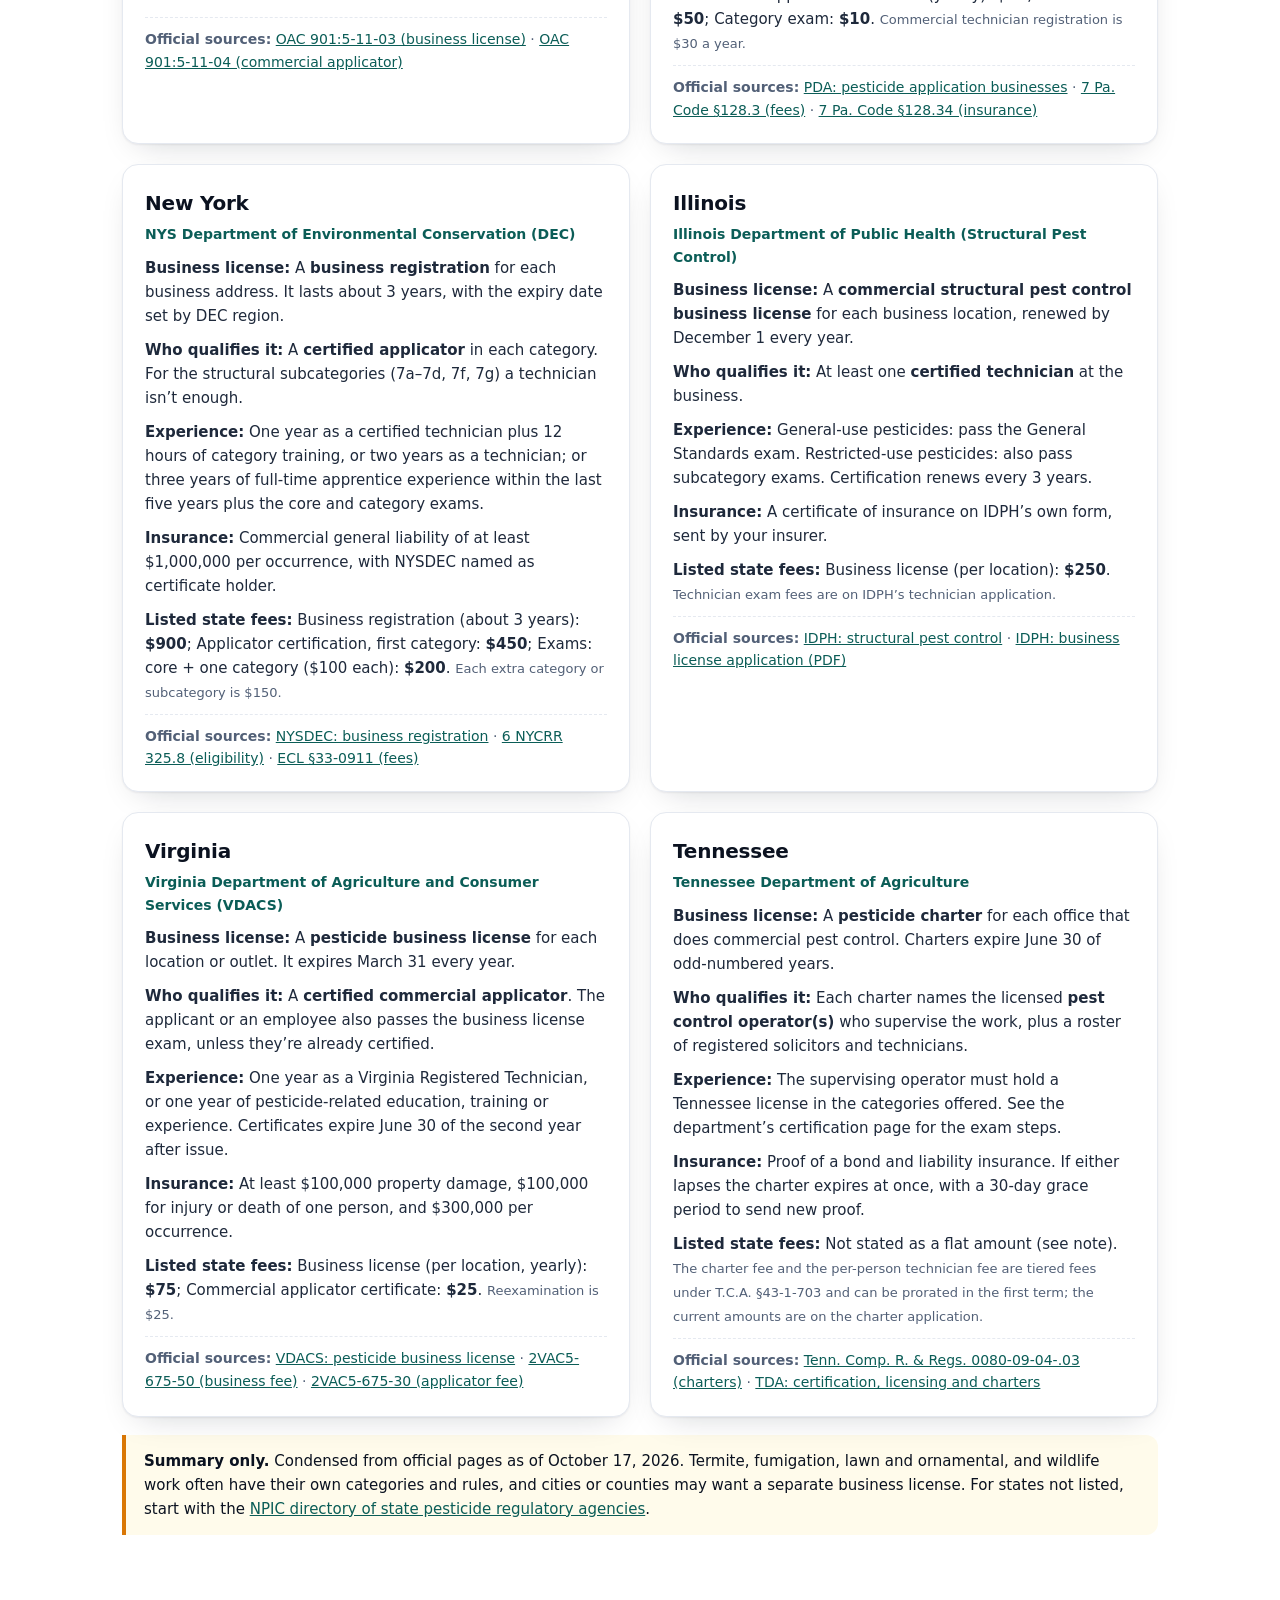
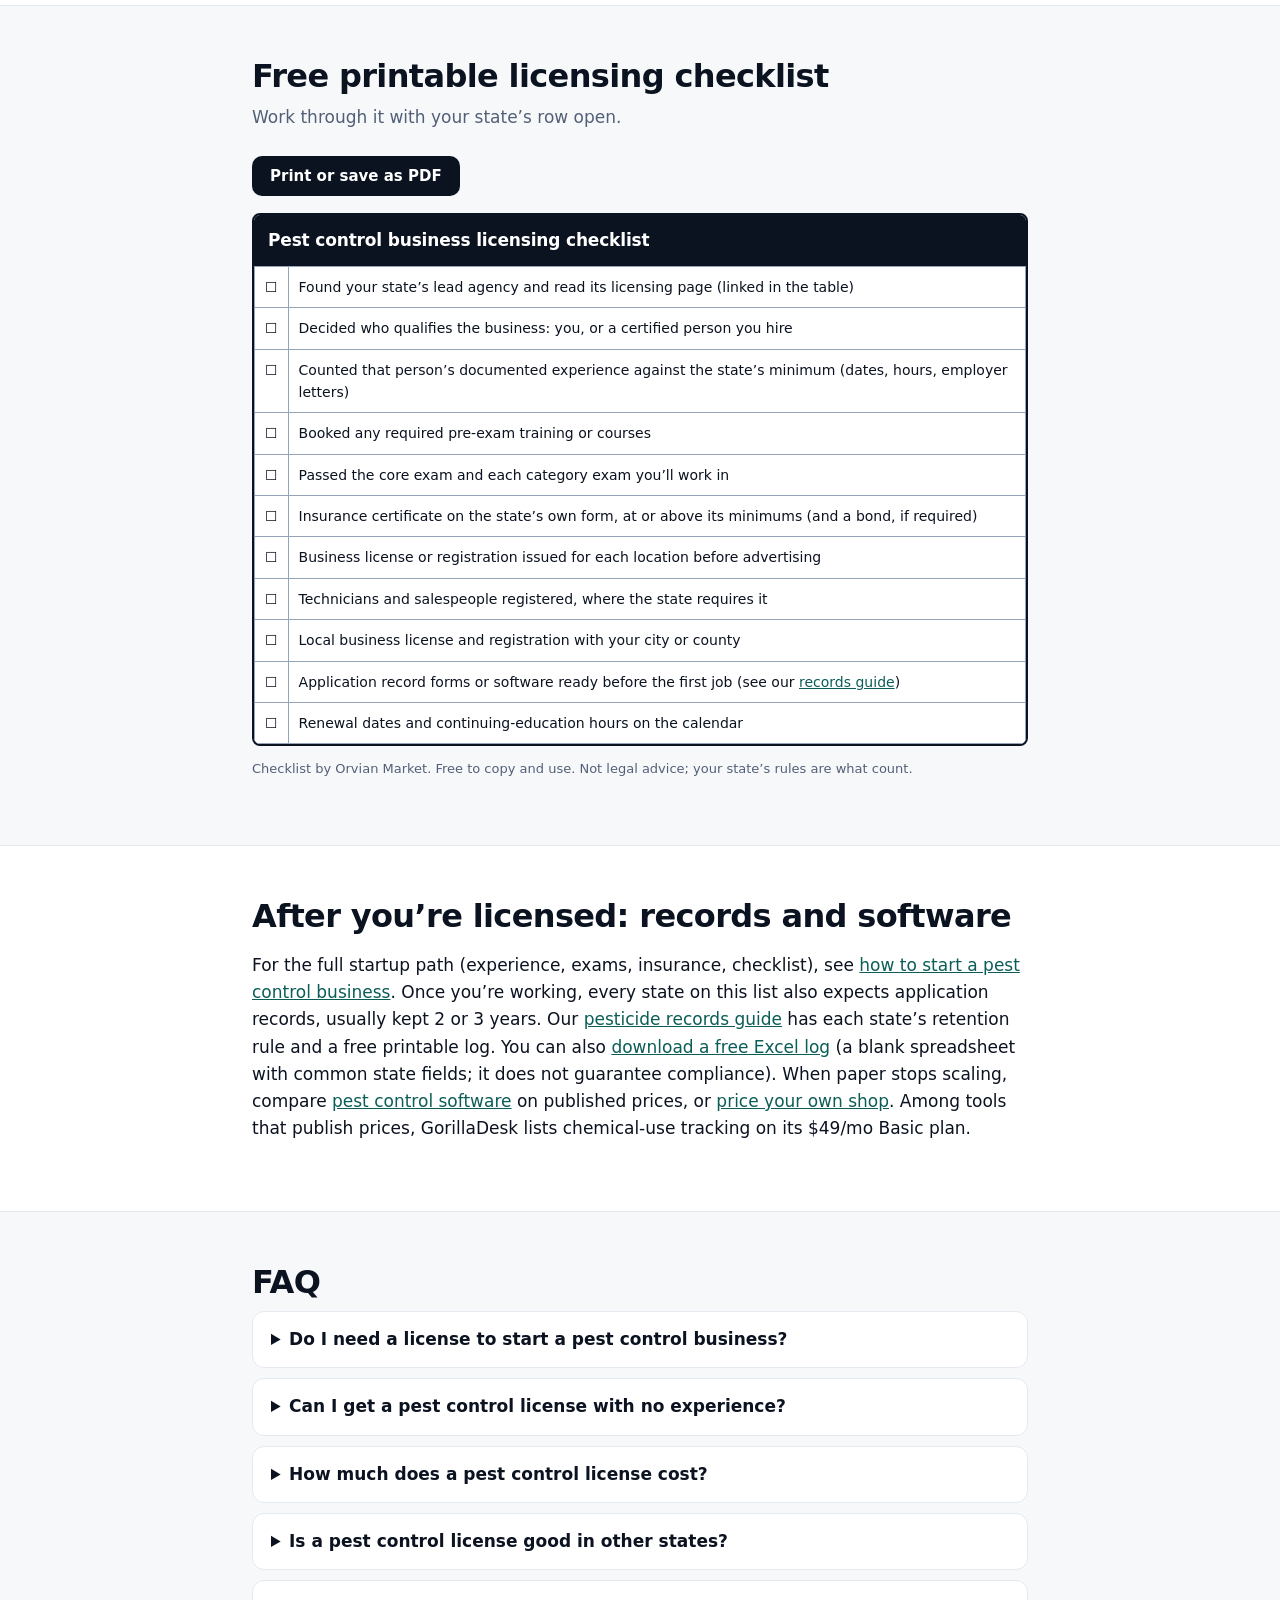
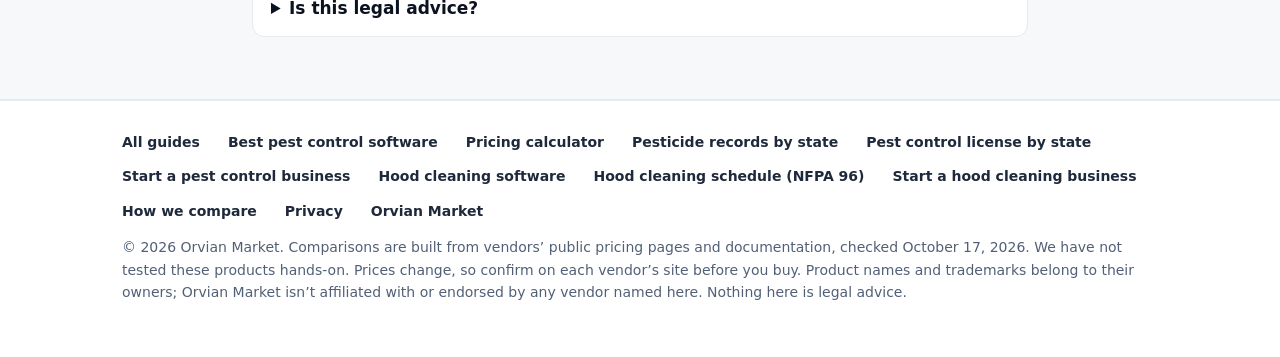
<file: pest-control-license-requirements-by-state.html>
<!doctype html><html lang="en"><head><meta charset="utf-8">
<!-- Google tag (gtag.js) -->
<script async src="https://www.googletagmanager.com/gtag/js?id=G-F3QH6E9QR7"></script>
<script>window.dataLayer=window.dataLayer||[];function gtag(){dataLayer.push(arguments);}gtag('js',new Date());gtag('config','G-F3QH6E9QR7');
document.addEventListener('click',function(e){var a=e.target&&e.target.closest?e.target.closest('a[href*="gumroad.com"]'):null;if(!a)return;var m=a.href.match(/\/l\/([^\/?#]+)/),s=m?m[1]:'';var N={"answerloft":"Answerloft","bcmhvk":"Okayline","bjkyj":"Thumbtally","ekunvc":"Proposeroo Team","ijsmuq":"PeelPixel Pro","kzjcwp":"Proposeroo Pro","lyrgdx":"Rate Calculator Spreadsheet","pckinc":"Rate-Raise Email Rewrite","kudoshelf":"Kudoshelf","proposeroo-desk":"Proposeroo Desk","proposeroo-desk-team":"Proposeroo Desk Team","ctitql":"Freelance Rate Pack","jtocar":"Client OS","vwxgu":"Prompt Pack","oellyq":"Budget Template","bffum":"Rate Mini (free)","mceana":"Freelancer Toolkit Bundle","nqpwfg":"Raise Emails (free)"};gtag('event','buy_click',{product_name:a.getAttribute('data-product')||N[s]||s||'gumroad',product_slug:s,link_url:a.href,link_text:(a.textContent||'').trim().slice(0,80),transport_type:'beacon'});},true);</script>
<meta name="viewport" content="width=device-width,initial-scale=1">
<title>Pest Control License Requirements by State: 12 States</title><meta name="description" content="All 12 states checked require a business license and a certified person to qualify it. Experience, insurance and fees for TX, FL, CA, GA, NC, AZ, OH, PA, NY, IL, VA, TN."><link rel="canonical" href="https://orvianmarketplace.com/software-guides/pest-control-license-requirements-by-state.html"><meta name="robots" content="index,follow"><meta name="theme-color" content="#0b1220">
<meta property="og:type" content="article"><meta property="og:site_name" content="Orvian Market"><meta property="og:url" content="https://orvianmarketplace.com/software-guides/pest-control-license-requirements-by-state.html"><meta property="og:title" content="Pest Control License Requirements by State: 12 States"><meta property="og:description" content="All 12 states checked require a business license and a certified person to qualify it. Experience, insurance and fees for TX, FL, CA, GA, NC, AZ, OH, PA, NY, IL, VA, TN.">
<meta property="og:image" content="https://orvianmarketplace.com/software-guides/assets/og.png"><meta property="og:image:width" content="1200"><meta property="og:image:height" content="630"><meta property="og:image:alt" content="Orvian Market Software Guides: honest, dated comparisons from public pricing">
<meta name="twitter:card" content="summary_large_image"><meta name="twitter:image" content="https://orvianmarketplace.com/software-guides/assets/og.png"><meta property="article:modified_time" content="2026-10-17">
<link rel="icon" href="data:image/svg+xml,%3Csvg xmlns='http://www.w3.org/2000/svg' viewBox='0 0 64 64'%3E%3Crect width='64' height='64' rx='14' fill='%230f766e'/%3E%3Ctext x='32' y='44' font-family='Arial' font-weight='800' font-size='34' fill='white' text-anchor='middle'%3EO%3C/text%3E%3C/svg%3E">
<link rel="stylesheet" href="assets/guides.css"><script type="application/ld+json">{"@context": "https://schema.org", "@type": "Article", "headline": "Pest Control License Requirements by State: 12 States", "description": "All 12 states checked require a business license and a certified person to qualify it. Experience, insurance and fees for TX, FL, CA, GA, NC, AZ, OH, PA, NY, IL, VA, TN.", "dateModified": "2026-10-17", "datePublished": "2026-10-17", "mainEntityOfPage": "https://orvianmarketplace.com/software-guides/pest-control-license-requirements-by-state.html", "image": "https://orvianmarketplace.com/software-guides/assets/og.png", "author": {"@type": "Organization", "name": "Orvian Market", "url": "https://orvianmarketplace.com/"}, "publisher": {"@type": "Organization", "name": "Orvian Market"}}</script><script type="application/ld+json">{"@context": "https://schema.org", "@type": "FAQPage", "mainEntity": [{"@type": "Question", "name": "Do I need a license to start a pest control business?", "acceptedAnswer": {"@type": "Answer", "text": "In every state we checked, yes. Each one requires a business license, registration or charter for the company, and a certified or licensed person who qualifies it. Who that person must be, and how much experience they need, is what varies most."}}, {"@type": "Question", "name": "Can I get a pest control license with no experience?", "acceptedAnswer": {"@type": "Answer", "text": "Usually not to qualify a business on your own. Most of the 12 states require one to three years of documented experience for the person in charge (for example 2 years in California, Georgia and North Carolina, 3 years in Florida), though a related degree can shorten it in several states. A common path is to work as a registered technician first, or to hire a certified operator to qualify your company while you get your own hours."}}, {"@type": "Question", "name": "How much does a pest control license cost?", "acceptedAnswer": {"@type": "Answer", "text": "The state fees themselves are modest. In the table, the business license runs from $35 a year (Ohio, Pennsylvania) to $300 (Texas, Florida) or $900 for a roughly 3-year New York registration, and exams run from $10 to $300 each. Insurance, bonds, training courses and your time cost far more. All figures are listed state fees checked October 17, 2026."}}, {"@type": "Question", "name": "Is a pest control license good in other states?", "acceptedAnswer": {"@type": "Answer", "text": "Generally no. Georgia and North Carolina both say they have no reciprocal licensing agreements, and most states make you meet their own exam and experience rules. Arizona lets the director waive exams in whole or in part for someone certified in another state."}}, {"@type": "Question", "name": "Is this legal advice?", "acceptedAnswer": {"@type": "Answer", "text": "No. It\u2019s a plain-English summary of each state\u2019s official pages and rules, checked October 17, 2026, with every source linked. Fees and rules change, so confirm with the agency before you apply."}}]}</script><script type="application/ld+json">{"@context": "https://schema.org", "@type": "BreadcrumbList", "itemListElement": [{"@type": "ListItem", "position": 1, "name": "Software Guides", "item": "https://orvianmarketplace.com/software-guides/"}, {"@type": "ListItem", "position": 2, "name": "Pest control license by state", "item": "https://orvianmarketplace.com/software-guides/pest-control-license-requirements-by-state.html"}]}</script></head><body>
<header class="nav"><div class="w"><a class="brand" href="index.html"><span class="mk" aria-hidden="true">O</span>Software Guides <small>by Orvian Market</small></a><nav aria-label="Guides"><a href="best-pest-control-software.html">Best pest software</a><a href="pest-control-software-pricing-calculator.html">Pricing calculator</a><a href="pesticide-application-records-by-state.html">Records by state</a><a href="best-hood-cleaning-software.html">Hood cleaning</a><a href="hood-cleaning-frequency-requirements.html">Hood schedule</a></nav></div></header>
<div class="disc" role="note"><div class="w"><b>Disclosure:</b> This page has no affiliate links right now. If we add any later, we&rsquo;ll label them and update this notice. No vendor paid to be listed or ranked. <a href="about.html#disclosure">Details</a></div></div>
<main id="main"><section class="hero"><div class="w"><p class="eb">Free guide &middot; pest control licensing</p><h1>Pest control license requirements by state</h1><div class="ans"><p class="ans-k">Short answer</p><p>In all 12 states we checked, you need a <b>business license</b> for each location and a <b>certified person</b> who qualifies it by passing the state&rsquo;s exams. Most also require 1 to 3 years of experience (3 in Florida, 2 in California, Georgia and North Carolina). Most listed business license fees run $35 to $300.</p></div><p class="lead">What it takes to license a pest control company in 12 big pest-control states: the business license, the certified person who has to qualify it, the experience they need, insurance minimums and the state&rsquo;s own fees. Every row links to the official source.</p><div class="meta"><span>Checked October 17, 2026</span><span>Official sources linked</span><span>Fee totals by state</span><span>Not legal advice</span></div><div class="toc"><a href="#how">How it works</a><a href="#calc">Fees by state</a><a href="#table">State table</a><a href="#checklist">Checklist</a><a href="#software">After licensing</a><a href="#faq">FAQ</a></div></div></section><section class="sec" id="how"><div class="w nw"><h2>How pest control licensing works</h2>
<p>Almost every state licenses two things separately. The <b>business</b> gets a license, registration or charter for each location. A <b>certified person</b> (called a certified operator, qualifying manager, qualifying party or responsible certified applicator, depending on the state) has to be attached to that business and passes the exams. Technicians who do the spraying usually register under that person.</p>
<p>That&rsquo;s why the experience rule matters most. You can form the company on day one, but in most states it can&rsquo;t work until someone with enough documented field time has passed the exams and is named on the license.</p>
<p>The federal baseline sits underneath: under EPA&rsquo;s certification rule, anyone who uses or supervises restricted-use pesticides must be a certified applicator under a state plan (<a href="https://www.ecfr.gov/current/title-40/chapter-I/subchapter-E/part-171" rel="noopener" target="_blank">40 CFR Part 171</a>). The states below go further and cover general-use structural work too.</p></div></section>
<section class="sec alt" id="calc"><div class="w"><h2>State fees, added up</h2><p class="sub">Pick a state to see its listed government fees for one location and one qualifying person in one category. Insurance, bonds, courses and testing-vendor fees aren&rsquo;t included.</p>
<div class="calc"><form class="cin" onsubmit="return false" aria-label="State"><label for="lst">State</label><select id="lst"><option selected>Texas</option><option>Florida</option><option>California</option><option>Georgia</option><option>North Carolina</option><option>Arizona</option><option>Ohio</option><option>Pennsylvania</option><option>New York</option><option>Illinois</option><option>Virginia</option><option>Tennessee</option></select><p class="hint">Fees as listed by each agency, checked October 17, 2026.</p></form>
<div><div class="res" id="lout" aria-live="polite"></div></div></div>
<noscript><p>Fees for each state are listed in the table below.</p></noscript></div></section>
<script>(function(){var D={"Texas": {"f": [["Commercial business license (per location)", 300], ["Certified applicator license", 125]], "n": "Each apprentice or technician also registers for $125. Exam fees are paid to TDA\u2019s testing vendor (Metro) after TDA pre-approves you.", "i": "At least $500,000 bodily injury and property damage per occurrence, $1,000,000 aggregate, on TDA form ALS-1101.", "w": "A responsible commercial certified applicator registered with the business, who can\u2019t be the responsible applicator for any other business or location."}, "Florida": {"f": [["Business license (per location, yearly)", 300], ["Certified operator exam (per category)", 300]], "n": "Employee ID cards are $10 each, and the operator certificate renews at $150 a year.", "i": "$250,000 per person and $500,000 per occurrence bodily injury, plus $250,000 per occurrence and $500,000 aggregate property damage, or a $500,000 combined single limit.", "w": "A full-time certified operator in charge, certified in every category the location works in (general household pest and rodent, termite and other WDO, lawn and ornamental, fumigation)."}, "California": {"f": [["Operator exam", 100], ["Operator license", 150]], "n": "The company registration fee comes in the SPCB registration packet.", "i": "$500,000 general liability, a $12,500 surety bond, and workers\u2019 compensation (or a filed exemption).", "w": "A Qualifying Manager: a licensed Operator in the same branch who supervises the company\u2019s daily business."}, "Georgia": {"f": [["Certified operator exam (per category)", 45], ["Certified operator credential", 100]], "n": "The company license fee and a required UGA urban entomology research fee are listed on the application.", "i": "Household pest and fumigation: $50,000 bodily injury and $50,000 property damage per occurrence, $200,000 annual aggregate. Wood-destroying organisms: $100,000 / $100,000 / $500,000 plus errors and omissions. Pollution liability for sudden and accidental release.", "w": "A Designated Certified Operator (DCO) for each category. The owner can be the DCO if certified; otherwise hire one."}, "North Carolina": {"f": [["License, first phase (yearly)", 200], ["License exam (per attempt, per phase)", 50], ["Certified applicator ID card", 50]], "n": "Each extra phase adds $75; employee ID cards are $40 each.", "i": "Proof of insurance, sent by the insurer to NCDA&CS, before the license is issued. Amounts are set in the rules.", "w": "The licensee must first be an NC Certified Applicator in good standing in that phase."}, "Arizona": {"f": [["Business license", 185], ["Qualified Applicator application", 75], ["QP registration (filed with the business license)", 0]], "n": "Certified Applicators (your techs) apply for $55 each.", "i": "Proof of financial security filed with the business license application.", "w": "A Qualifying Party (QP): a Qualified Applicator registered as responsible for training, equipping and supervising the company\u2019s applicators."}, "Ohio": {"f": [["Pesticide business license (and each added location)", 35], ["Commercial applicator license", 35]], "n": "Late renewals cost 50% more.", "i": "Proof of financial responsibility, required before the license is issued and each renewal.", "w": "Licensed commercial applicators do the work."}, "Pennsylvania": {"f": [["Business license (yearly)", 35], ["Commercial applicator certificate (yearly)", 40], ["Core exam", 50], ["Category exam", 10]], "n": "Commercial technician registration is $30 a year.", "i": "At least $100,000 bodily injury and $100,000 property damage per occurrence, covering completed operations and pesticide application, with a deductible no higher than $2,500.", "w": "At least one certified applicator. Technicians who apply under supervision register with the department."}, "New York": {"f": [["Business registration (about 3 years)", 900], ["Applicator certification, first category", 450], ["Exams: core + one category ($100 each)", 200]], "n": "Each extra category or subcategory is $150.", "i": "Commercial general liability of at least $1,000,000 per occurrence, with NYSDEC named as certificate holder.", "w": "A certified applicator in each category. For the structural subcategories (7a\u20137d, 7f, 7g) a technician isn\u2019t enough."}, "Illinois": {"f": [["Business license (per location)", 250]], "n": "Technician exam fees are on IDPH\u2019s technician application.", "i": "A certificate of insurance on IDPH\u2019s own form, sent by your insurer.", "w": "At least one certified technician at the business."}, "Virginia": {"f": [["Business license (per location, yearly)", 75], ["Commercial applicator certificate", 25]], "n": "Reexamination is $25.", "i": "At least $100,000 property damage, $100,000 for injury or death of one person, and $300,000 per occurrence.", "w": "A certified commercial applicator. The applicant or an employee also passes the business license exam, unless they\u2019re already certified."}, "Tennessee": {"f": [], "n": "The charter fee and the per-person technician fee are tiered fees under T.C.A. \u00a743-1-703 and can be prorated in the first term; the current amounts are on the charter application.", "i": "Proof of a bond and liability insurance. If either lapses the charter expires at once, with a 30-day grace period to send new proof.", "w": "Each charter names the licensed pest control operator(s) who supervise the work, plus a roster of registered solicitors and technicians."}};var s=document.getElementById('lst'),o=document.getElementById('lout');function m(n){return '$'+n.toLocaleString('en-US')}function e(t){var d=document.createElement('div');d.textContent=t;return d.innerHTML}function u(){var v=D[s.value],t=0,h='';v.f.forEach(function(x){t+=x[1];h+='<div class="row"><div><div class="nm">'+e(x[0])+'</div></div><div class="amt">'+m(x[1])+'</div></div>'});h='<div class="row best"><div><div class="nm">Listed state fees for '+e(s.value)+'</div><div class="pl">'+(v.f.length?'Business plus one qualifying person, one category':'No flat amount published on the pages we checked')+'</div></div><div class="amt">'+(v.f.length?m(t):'See note')+'</div></div>'+h;if(v.n)h+='<div class="row"><div><div class="pl">'+e(v.n)+'</div></div></div>';h+='<div class="row"><div><div class="nm">Insurance minimum</div><div class="pl">'+e(v.i)+'</div></div></div>';o.innerHTML=h}s.addEventListener('change',u);u()})();</script>
<section class="sec" id="table"><div class="w"><h2>Requirements in 12 states</h2><p class="sub">Structural (household and commercial building) pest control, summarized from each agency&rsquo;s own pages and rules. Jump to: <a href="#texas">Texas</a> &middot; <a href="#florida">Florida</a> &middot; <a href="#california">California</a> &middot; <a href="#georgia">Georgia</a> &middot; <a href="#north-carolina">North Carolina</a> &middot; <a href="#arizona">Arizona</a> &middot; <a href="#ohio">Ohio</a> &middot; <a href="#pennsylvania">Pennsylvania</a> &middot; <a href="#new-york">New York</a> &middot; <a href="#illinois">Illinois</a> &middot; <a href="#virginia">Virginia</a> &middot; <a href="#tennessee">Tennessee</a></p>
<div class="cards" style="grid-template-columns:repeat(auto-fit,minmax(min(100%,440px),1fr))"><div class="card" id="texas"><h3>Texas</h3><p class="for">Texas Department of Agriculture, Structural Pest Control Service (SPCS)</p><p class="price"><b>Business license:</b> Commercial business license for each business location, including branch offices. You can&rsquo;t advertise or solicit until it&rsquo;s issued.</p><p class="price"><b>Who qualifies it:</b> A <b>responsible commercial certified applicator</b> registered with the business, who can&rsquo;t be the responsible applicator for any other business or location.</p><p class="price"><b>Experience:</b> 12 months of verifiable pest control experience in the past 24 months plus at least 6 months holding an SPCS technician license; or a qualifying biological-science degree; or 12 of the past 24 months of related industry experience. Technicians first complete 20 classroom hours, 40 on-the-job and 8 classroom hours per category, and a 6-hour approved course.</p><p class="price"><b>Insurance:</b> At least $500,000 bodily injury and property damage per occurrence, $1,000,000 aggregate, on TDA form ALS-1101.</p><p class="price"><b>Listed state fees:</b> Commercial business license (per location): <b>$300</b>; Certified applicator license: <b>$125</b>. <span style="color:var(--mute);font-size:13px">Each apprentice or technician also registers for $125. Exam fees are paid to TDA&rsquo;s testing vendor (Metro) after TDA pre-approves you.</span></p><p class="watch"><b>Official sources:</b> <a href="https://texasagriculture.gov/Regulatory-Programs/Pesticides/Structural-Pest-Control-Service/Structural-Pest-Control-Business" rel="noopener" target="_blank">TDA: business license</a> &middot; <a href="https://texasagriculture.gov/Regulatory-Programs/Pesticides/Structural-Pest-Control-Service/Structural-Pest-Control-Exams" rel="noopener" target="_blank">TDA: exams and eligibility</a> &middot; <a href="https://texasagriculture.gov/Regulatory-Programs/Pesticides/Structural-Pest-Control-Service/Structural-Pest-Control-Licensing/SPCS-Technician-and-Apprentice-Licensing" rel="noopener" target="_blank">TDA: technician licensing</a></p></div><div class="card" id="florida"><h3>Florida</h3><p class="for">Florida Department of Agriculture and Consumer Services (FDACS)</p><p class="price"><b>Business license:</b> A business license for each pest control business location, renewed every year.</p><p class="price"><b>Who qualifies it:</b> A full-time <b>certified operator in charge</b>, certified in every category the location works in (general household pest and rodent, termite and other WDO, lawn and ornamental, fumigation).</p><p class="price"><b>Experience:</b> Three years as a service employee of a licensee in the category, one of them in Florida immediately before you apply; or a qualifying degree (20 semester hours in entomology, botany, agronomy or horticulture) plus one year. FDACS&rsquo;s exam application also asks you to document at least 45 jobs per category.</p><p class="price"><b>Insurance:</b> $250,000 per person and $500,000 per occurrence bodily injury, plus $250,000 per occurrence and $500,000 aggregate property damage, or a $500,000 combined single limit.</p><p class="price"><b>Listed state fees:</b> Business license (per location, yearly): <b>$300</b>; Certified operator exam (per category): <b>$300</b>. <span style="color:var(--mute);font-size:13px">Employee ID cards are $10 each, and the operator certificate renews at $150 a year.</span></p><p class="watch"><b>Official sources:</b> <a href="https://www.fdacs.gov/Business-Services/Pest-Control/Licensing-and-Certification" rel="noopener" target="_blank">FDACS: licensing and certification</a> &middot; <a href="https://www.fdacs.gov/Business-Services/Pest-Control/Pest-Control-FAQ/What-are-the-pest-control-licensing-fees" rel="noopener" target="_blank">FDACS: fee schedule</a> &middot; <a href="https://www.flsenate.gov/Laws/Statutes/2026/482.132" rel="noopener" target="_blank">F.S. 482.132</a></p></div><div class="card" id="california"><h3>California</h3><p class="for">Structural Pest Control Board (SPCB)</p><p class="price"><b>Business license:</b> Company registration with the SPCB, in each branch you work in (Branch 1 fumigation, Branch 2 general pest, Branch 3 wood-destroying organisms).</p><p class="price"><b>Who qualifies it:</b> A <b>Qualifying Manager</b>: a licensed Operator in the same branch who supervises the company&rsquo;s daily business.</p><p class="price"><b>Experience:</b> For a Branch 2 Operator license: two years of Branch 2 field experience, including one year as a licensed Branch 2 Field Representative (one year = 1,600 hours of field work), plus board-approved pre-operator courses taken within 3 years before the exam. Live Scan fingerprints.</p><p class="price"><b>Insurance:</b> $500,000 general liability, a $12,500 surety bond, and workers&rsquo; compensation (or a filed exemption).</p><p class="price"><b>Listed state fees:</b> Operator exam: <b>$100</b>; Operator license: <b>$150</b>. <span style="color:var(--mute);font-size:13px">The company registration fee comes in the SPCB registration packet.</span></p><p class="watch"><b>Official sources:</b> <a href="https://www.pestboard.ca.gov/howdoi/opr.shtml" rel="noopener" target="_blank">SPCB: become an Operator</a> &middot; <a href="https://www.pestboard.ca.gov/howdoi/pr.shtml" rel="noopener" target="_blank">SPCB: start a company</a> &middot; <a href="https://www.pestboard.ca.gov/exam/index.shtml" rel="noopener" target="_blank">SPCB: examinations</a></p></div><div class="card" id="georgia"><h3>Georgia</h3><p class="for">Georgia Department of Agriculture, Structural Pest Control</p><p class="price"><b>Business license:</b> A structural pest control <b>company license</b> for anyone doing the work for hire.</p><p class="price"><b>Who qualifies it:</b> A <b>Designated Certified Operator (DCO)</b> for each category. The owner can be the DCO if certified; otherwise hire one.</p><p class="price"><b>Experience:</b> Two years of verifiable structural pest control experience (one within the last five years), or a degree in entomology, public health or a related subject plus one year of service experience in the last five. Pass the core exam plus a category exam. No reciprocity with other states.</p><p class="price"><b>Insurance:</b> Household pest and fumigation: $50,000 bodily injury and $50,000 property damage per occurrence, $200,000 annual aggregate. Wood-destroying organisms: $100,000 / $100,000 / $500,000 plus errors and omissions. Pollution liability for sudden and accidental release.</p><p class="price"><b>Listed state fees:</b> Certified operator exam (per category): <b>$45</b>; Certified operator credential: <b>$100</b>. <span style="color:var(--mute);font-size:13px">The company license fee and a required UGA urban entomology research fee are listed on the application.</span></p><p class="watch"><b>Official sources:</b> <a href="https://agr.georgia.gov/structural-pest-control-company-license" rel="noopener" target="_blank">GDA: company license</a> &middot; <a href="https://www.agr.georgia.gov/certified-operator-license" rel="noopener" target="_blank">GDA: certified operator license</a> &middot; <a href="https://agr.georgia.gov/sites/default/files/documents/pest-control/sps-13-06-insurance-form.pdf" rel="noopener" target="_blank">GDA: insurance form (PDF)</a></p></div><div class="card" id="north-carolina"><h3>North Carolina</h3><p class="for">NCDA&amp;CS Structural Pest Control and Pesticides Division</p><p class="price"><b>Business license:</b> A <b>structural pest control license</b> (held by a person, by phase: P household pests, W wood-destroying organisms, F fumigation) to work on property you or your employer don&rsquo;t own.</p><p class="price"><b>Who qualifies it:</b> The licensee must first be an NC <b>Certified Applicator</b> in good standing in that phase.</p><p class="price"><b>Experience:</b> Two years of independently verifiable experience in that phase (employer affidavits, or customer letters if self-employed), then pass the phase exam. FBI background check dated within 6 months. College training can substitute for some experience.</p><p class="price"><b>Insurance:</b> Proof of insurance, sent by the insurer to NCDA&amp;CS, before the license is issued. Amounts are set in the rules.</p><p class="price"><b>Listed state fees:</b> License, first phase (yearly): <b>$200</b>; License exam (per attempt, per phase): <b>$50</b>; Certified applicator ID card: <b>$50</b>. <span style="color:var(--mute);font-size:13px">Each extra phase adds $75; employee ID cards are $40 each.</span></p><p class="watch"><b>Official sources:</b> <a href="https://www.ncagr.gov/divisions/structural-pest-control-and-pesticides/structural/licensing-and-certification" rel="noopener" target="_blank">NCDA&amp;CS: structural licensing</a> &middot; <a href="https://www.ncagr.gov/divisions/structural-pest-control-and-pesticides/structural/licensing-and-certification/exam" rel="noopener" target="_blank">NCDA&amp;CS: license exams</a> &middot; <a href="https://www.ncleg.gov/EnactedLegislation/Statutes/PDF/BySection/Chapter_106/GS_106-65.31.pdf" rel="noopener" target="_blank">G.S. 106-65.31 (fees)</a></p></div><div class="card" id="arizona"><h3>Arizona</h3><p class="for">Arizona Department of Agriculture, Pest Management Division (PMD)</p><p class="price"><b>Business license:</b> A PMD <b>business license</b> for anyone who advertises, inspects, bids on or applies pesticides for structural pest management.</p><p class="price"><b>Who qualifies it:</b> A <b>Qualifying Party (QP)</b>: a Qualified Applicator registered as responsible for training, equipping and supervising the company&rsquo;s applicators.</p><p class="price"><b>Experience:</b> To be a Qualified Applicator: 24 months as a certified applicator in the category within the last 10 years, or 12 months plus qualifying coursework or a degree, or 24 months of pest management business experience in a state that didn&rsquo;t require a license. Pass core and category exams at 75%. Fingerprint background check.</p><p class="price"><b>Insurance:</b> Proof of financial security filed with the business license application.</p><p class="price"><b>Listed state fees:</b> Business license: <b>$185</b>; Qualified Applicator application: <b>$75</b>; QP registration (filed with the business license): <b>$0</b>. <span style="color:var(--mute);font-size:13px">Certified Applicators (your techs) apply for $55 each.</span></p><p class="watch"><b>Official sources:</b> <a href="https://agriculture.az.gov/divisions/environmental-consumer-protection-division/pest-management-division/pest-management-faqs" rel="noopener" target="_blank">AZDA PMD: FAQs (requirements and fees)</a> &middot; <a href="https://www.law.cornell.edu/regulations/arizona/Ariz-Admin-Code-SS-R3-8-103" rel="noopener" target="_blank">A.A.C. R3-8-103 (fees)</a></p></div><div class="card" id="ohio"><h3>Ohio</h3><p class="for">Ohio Department of Agriculture</p><p class="price"><b>Business license:</b> A <b>pesticide business license</b>, with each registered location listed, to apply pesticides for hire. The licensing period runs October 1 to September 30.</p><p class="price"><b>Who qualifies it:</b> Licensed <b>commercial applicators</b> do the work.</p><p class="price"><b>Experience:</b> A commercial applicator license needs a passing score on the exams for each pesticide use category you apply in.</p><p class="price"><b>Insurance:</b> Proof of financial responsibility, required before the license is issued and each renewal.</p><p class="price"><b>Listed state fees:</b> Pesticide business license (and each added location): <b>$35</b>; Commercial applicator license: <b>$35</b>. <span style="color:var(--mute);font-size:13px">Late renewals cost 50% more.</span></p><p class="watch"><b>Official sources:</b> <a href="https://codes.ohio.gov/ohio-administrative-code/rule-901:5-11-03" rel="noopener" target="_blank">OAC 901:5-11-03 (business license)</a> &middot; <a href="https://codes.ohio.gov/ohio-administrative-code/rule-901:5-11-04" rel="noopener" target="_blank">OAC 901:5-11-04 (commercial applicator)</a></p></div><div class="card" id="pennsylvania"><h3>Pennsylvania</h3><p class="for">Pennsylvania Department of Agriculture</p><p class="price"><b>Business license:</b> A <b>pesticide application business license</b>, renewed every year.</p><p class="price"><b>Who qualifies it:</b> At least one <b>certified applicator</b>. Technicians who apply under supervision register with the department.</p><p class="price"><b>Experience:</b> Commercial applicators pass the core exam and a category exam.</p><p class="price"><b>Insurance:</b> At least $100,000 bodily injury and $100,000 property damage per occurrence, covering completed operations and pesticide application, with a deductible no higher than $2,500.</p><p class="price"><b>Listed state fees:</b> Business license (yearly): <b>$35</b>; Commercial applicator certificate (yearly): <b>$40</b>; Core exam: <b>$50</b>; Category exam: <b>$10</b>. <span style="color:var(--mute);font-size:13px">Commercial technician registration is $30 a year.</span></p><p class="watch"><b>Official sources:</b> <a href="https://www.pa.gov/agencies/pda/plants-land-water/plant-industry/pesticide-programs/pesticide-application-businesses" rel="noopener" target="_blank">PDA: pesticide application businesses</a> &middot; <a href="https://www.pacodeandbulletin.gov/secure/pacode/data/007/chapter128/s128.3.html" rel="noopener" target="_blank">7 Pa. Code &sect;128.3 (fees)</a> &middot; <a href="https://www.pacodeandbulletin.gov/Display/pacode?d=reduce&file=%2Fsecure%2Fpacode%2Fdata%2F007%2Fchapter128%2Fs128.34.html" rel="noopener" target="_blank">7 Pa. Code &sect;128.34 (insurance)</a></p></div><div class="card" id="new-york"><h3>New York</h3><p class="for">NYS Department of Environmental Conservation (DEC)</p><p class="price"><b>Business license:</b> A <b>business registration</b> for each business address. It lasts about 3 years, with the expiry date set by DEC region.</p><p class="price"><b>Who qualifies it:</b> A <b>certified applicator</b> in each category. For the structural subcategories (7a&ndash;7d, 7f, 7g) a technician isn&rsquo;t enough.</p><p class="price"><b>Experience:</b> One year as a certified technician plus 12 hours of category training, or two years as a technician; or three years of full-time apprentice experience within the last five years plus the core and category exams.</p><p class="price"><b>Insurance:</b> Commercial general liability of at least $1,000,000 per occurrence, with NYSDEC named as certificate holder.</p><p class="price"><b>Listed state fees:</b> Business registration (about 3 years): <b>$900</b>; Applicator certification, first category: <b>$450</b>; Exams: core + one category ($100 each): <b>$200</b>. <span style="color:var(--mute);font-size:13px">Each extra category or subcategory is $150.</span></p><p class="watch"><b>Official sources:</b> <a href="https://dec.ny.gov/environmental-protection/pesticides/business-agency-information" rel="noopener" target="_blank">NYSDEC: business registration</a> &middot; <a href="https://www.law.cornell.edu/regulations/new-york/6-NYCRR-325.8" rel="noopener" target="_blank">6 NYCRR 325.8 (eligibility)</a> &middot; <a href="https://law.justia.com/codes/new-york/env/article-33/title-9/33-0911/" rel="noopener" target="_blank">ECL &sect;33-0911 (fees)</a></p></div><div class="card" id="illinois"><h3>Illinois</h3><p class="for">Illinois Department of Public Health (Structural Pest Control)</p><p class="price"><b>Business license:</b> A <b>commercial structural pest control business license</b> for each business location, renewed by December 1 every year.</p><p class="price"><b>Who qualifies it:</b> At least one <b>certified technician</b> at the business.</p><p class="price"><b>Experience:</b> General-use pesticides: pass the General Standards exam. Restricted-use pesticides: also pass subcategory exams. Certification renews every 3 years.</p><p class="price"><b>Insurance:</b> A certificate of insurance on IDPH&rsquo;s own form, sent by your insurer.</p><p class="price"><b>Listed state fees:</b> Business license (per location): <b>$250</b>. <span style="color:var(--mute);font-size:13px">Technician exam fees are on IDPH&rsquo;s technician application.</span></p><p class="watch"><b>Official sources:</b> <a href="https://dph.illinois.gov/topics-services/environmental-health-protection/structural-pest-control.html" rel="noopener" target="_blank">IDPH: structural pest control</a> &middot; <a href="https://dph.illinois.gov/content/dam/soi/en/web/idph/files/forms/structural-pest-control-license-application-commercial-business-101817.pdf" rel="noopener" target="_blank">IDPH: business license application (PDF)</a></p></div><div class="card" id="virginia"><h3>Virginia</h3><p class="for">Virginia Department of Agriculture and Consumer Services (VDACS)</p><p class="price"><b>Business license:</b> A <b>pesticide business license</b> for each location or outlet. It expires March 31 every year.</p><p class="price"><b>Who qualifies it:</b> A <b>certified commercial applicator</b>. The applicant or an employee also passes the business license exam, unless they&rsquo;re already certified.</p><p class="price"><b>Experience:</b> One year as a Virginia Registered Technician, or one year of pesticide-related education, training or experience. Certificates expire June 30 of the second year after issue.</p><p class="price"><b>Insurance:</b> At least $100,000 property damage, $100,000 for injury or death of one person, and $300,000 per occurrence.</p><p class="price"><b>Listed state fees:</b> Business license (per location, yearly): <b>$75</b>; Commercial applicator certificate: <b>$25</b>. <span style="color:var(--mute);font-size:13px">Reexamination is $25.</span></p><p class="watch"><b>Official sources:</b> <a href="https://www.vdacs.virginia.gov/pesticide-business-license.shtml" rel="noopener" target="_blank">VDACS: pesticide business license</a> &middot; <a href="https://law.lis.virginia.gov/admincode/title02/agency5/chapter675/section50/" rel="noopener" target="_blank">2VAC5-675-50 (business fee)</a> &middot; <a href="https://law.lis.virginia.gov/admincode/title02/agency5/chapter675/section30/" rel="noopener" target="_blank">2VAC5-675-30 (applicator fee)</a></p></div><div class="card" id="tennessee"><h3>Tennessee</h3><p class="for">Tennessee Department of Agriculture</p><p class="price"><b>Business license:</b> A <b>pesticide charter</b> for each office that does commercial pest control. Charters expire June 30 of odd-numbered years.</p><p class="price"><b>Who qualifies it:</b> Each charter names the licensed <b>pest control operator(s)</b> who supervise the work, plus a roster of registered solicitors and technicians.</p><p class="price"><b>Experience:</b> The supervising operator must hold a Tennessee license in the categories offered. See the department&rsquo;s certification page for the exam steps.</p><p class="price"><b>Insurance:</b> Proof of a bond and liability insurance. If either lapses the charter expires at once, with a 30-day grace period to send new proof.</p><p class="price"><b>Listed state fees:</b> Not stated as a flat amount (see note). <span style="color:var(--mute);font-size:13px">The charter fee and the per-person technician fee are tiered fees under T.C.A. &sect;43-1-703 and can be prorated in the first term; the current amounts are on the charter application.</span></p><p class="watch"><b>Official sources:</b> <a href="https://www.law.cornell.edu/regulations/tennessee/Tenn-Comp-R-Regs-0080-09-04-.03" rel="noopener" target="_blank">Tenn. Comp. R. &amp; Regs. 0080-09-04-.03 (charters)</a> &middot; <a href="https://www.tn.gov/agriculture/businesses/pesticides/certification.html" rel="noopener" target="_blank">TDA: certification, licensing and charters</a></p></div></div>
<div class="note w2"><b>Summary only.</b> Condensed from official pages as of October 17, 2026. Termite, fumigation, lawn and ornamental, and wildlife work often have their own categories and rules, and cities or counties may want a separate business license. For states not listed, start with the <a href="https://npic.orst.edu/reg/state_agencies.html" rel="noopener" target="_blank">NPIC directory of state pesticide regulatory agencies</a>.</div></div></section>
<section class="sec alt" id="checklist"><div class="w nw"><h2>Free printable licensing checklist</h2><p class="sub">Work through it with your state&rsquo;s row open.</p>
<p class="noprint"><button class="btn" type="button" onclick="window.print()">Print or save as PDF</button></p>
<div class="form"><h3>Pest control business licensing checklist</h3><table><tr><td style="width:28px">&#9744;</td><td>Found your state&rsquo;s lead agency and read its licensing page (linked in the table)</td></tr><tr><td style="width:28px">&#9744;</td><td>Decided who qualifies the business: you, or a certified person you hire</td></tr><tr><td style="width:28px">&#9744;</td><td>Counted that person&rsquo;s documented experience against the state&rsquo;s minimum (dates, hours, employer letters)</td></tr><tr><td style="width:28px">&#9744;</td><td>Booked any required pre-exam training or courses</td></tr><tr><td style="width:28px">&#9744;</td><td>Passed the core exam and each category exam you&rsquo;ll work in</td></tr><tr><td style="width:28px">&#9744;</td><td>Insurance certificate on the state&rsquo;s own form, at or above its minimums (and a bond, if required)</td></tr><tr><td style="width:28px">&#9744;</td><td>Business license or registration issued for each location before advertising</td></tr><tr><td style="width:28px">&#9744;</td><td>Technicians and salespeople registered, where the state requires it</td></tr><tr><td style="width:28px">&#9744;</td><td>Local business license and registration with your city or county</td></tr><tr><td style="width:28px">&#9744;</td><td>Application record forms or software ready before the first job (see our <a href="pesticide-application-records-by-state.html">records guide</a>)</td></tr><tr><td style="width:28px">&#9744;</td><td>Renewal dates and continuing-education hours on the calendar</td></tr></table></div>
<p style="font-size:13px;color:var(--mute)">Checklist by Orvian Market. Free to copy and use. Not legal advice; your state&rsquo;s rules are what count.</p></div></section>
<section class="sec" id="software"><div class="w nw"><h2>After you&rsquo;re licensed: records and software</h2><p>For the full startup path (experience, exams, insurance, checklist), see <a href="how-to-start-a-pest-control-business.html">how to start a pest control business</a>. Once you&rsquo;re working, every state on this list also expects application records, usually kept 2 or 3 years. Our <a href="pesticide-application-records-by-state.html">pesticide records guide</a> has each state&rsquo;s retention rule and a free printable log. You can also <a href="assets/pesticide-application-log.xlsx" download>download a free Excel log</a> (a blank spreadsheet with common state fields; it does not guarantee compliance). When paper stops scaling, compare <a href="best-pest-control-software.html">pest control software</a> on published prices, or <a href="pest-control-software-pricing-calculator.html">price your own shop</a>. Among tools that publish prices, GorillaDesk lists chemical-use tracking on its $49/mo Basic plan.</p></div></section>
<section class="sec alt" id="faq"><div class="w nw"><h2>FAQ</h2><details><summary>Do I need a license to start a pest control business?</summary><p>In every state we checked, yes. Each one requires a business license, registration or charter for the company, and a certified or licensed person who qualifies it. Who that person must be, and how much experience they need, is what varies most.</p></details><details><summary>Can I get a pest control license with no experience?</summary><p>Usually not to qualify a business on your own. Most of the 12 states require one to three years of documented experience for the person in charge (for example 2 years in California, Georgia and North Carolina, 3 years in Florida), though a related degree can shorten it in several states. A common path is to work as a registered technician first, or to hire a certified operator to qualify your company while you get your own hours.</p></details><details><summary>How much does a pest control license cost?</summary><p>The state fees themselves are modest. In the table, the business license runs from $35 a year (Ohio, Pennsylvania) to $300 (Texas, Florida) or $900 for a roughly 3-year New York registration, and exams run from $10 to $300 each. Insurance, bonds, training courses and your time cost far more. All figures are listed state fees checked October 17, 2026.</p></details><details><summary>Is a pest control license good in other states?</summary><p>Generally no. Georgia and North Carolina both say they have no reciprocal licensing agreements, and most states make you meet their own exam and experience rules. Arizona lets the director waive exams in whole or in part for someone certified in another state.</p></details><details><summary>Is this legal advice?</summary><p>No. It&rsquo;s a plain-English summary of each state&rsquo;s official pages and rules, checked October 17, 2026, with every source linked. Fees and rules change, so confirm with the agency before you apply.</p></details></div></section></main>
<footer><div class="w"><div class="fg"><a href="index.html">All guides</a><a href="best-pest-control-software.html">Best pest control software</a><a href="pest-control-software-pricing-calculator.html">Pricing calculator</a><a href="pesticide-application-records-by-state.html">Pesticide records by state</a><a href="pest-control-license-requirements-by-state.html">Pest control license by state</a><a href="how-to-start-a-pest-control-business.html">Start a pest control business</a><a href="best-hood-cleaning-software.html">Hood cleaning software</a><a href="hood-cleaning-frequency-requirements.html">Hood cleaning schedule (NFPA 96)</a><a href="how-to-start-a-hood-cleaning-business.html">Start a hood cleaning business</a><a href="about.html">How we compare</a><a href="https://orvianmarketplace.com/privacy.html">Privacy</a><a href="https://orvianmarketplace.com/">Orvian Market</a></div>
<p>&copy; 2026 Orvian Market. Comparisons are built from vendors&rsquo; public pricing pages and documentation, checked October 17, 2026. We have not tested these products hands-on. Prices change, so confirm on each vendor&rsquo;s site before you buy. Product names and trademarks belong to their owners; Orvian Market isn&rsquo;t affiliated with or endorsed by any vendor named here. Nothing here is legal advice.</p></div></footer>
</body></html>
</file>
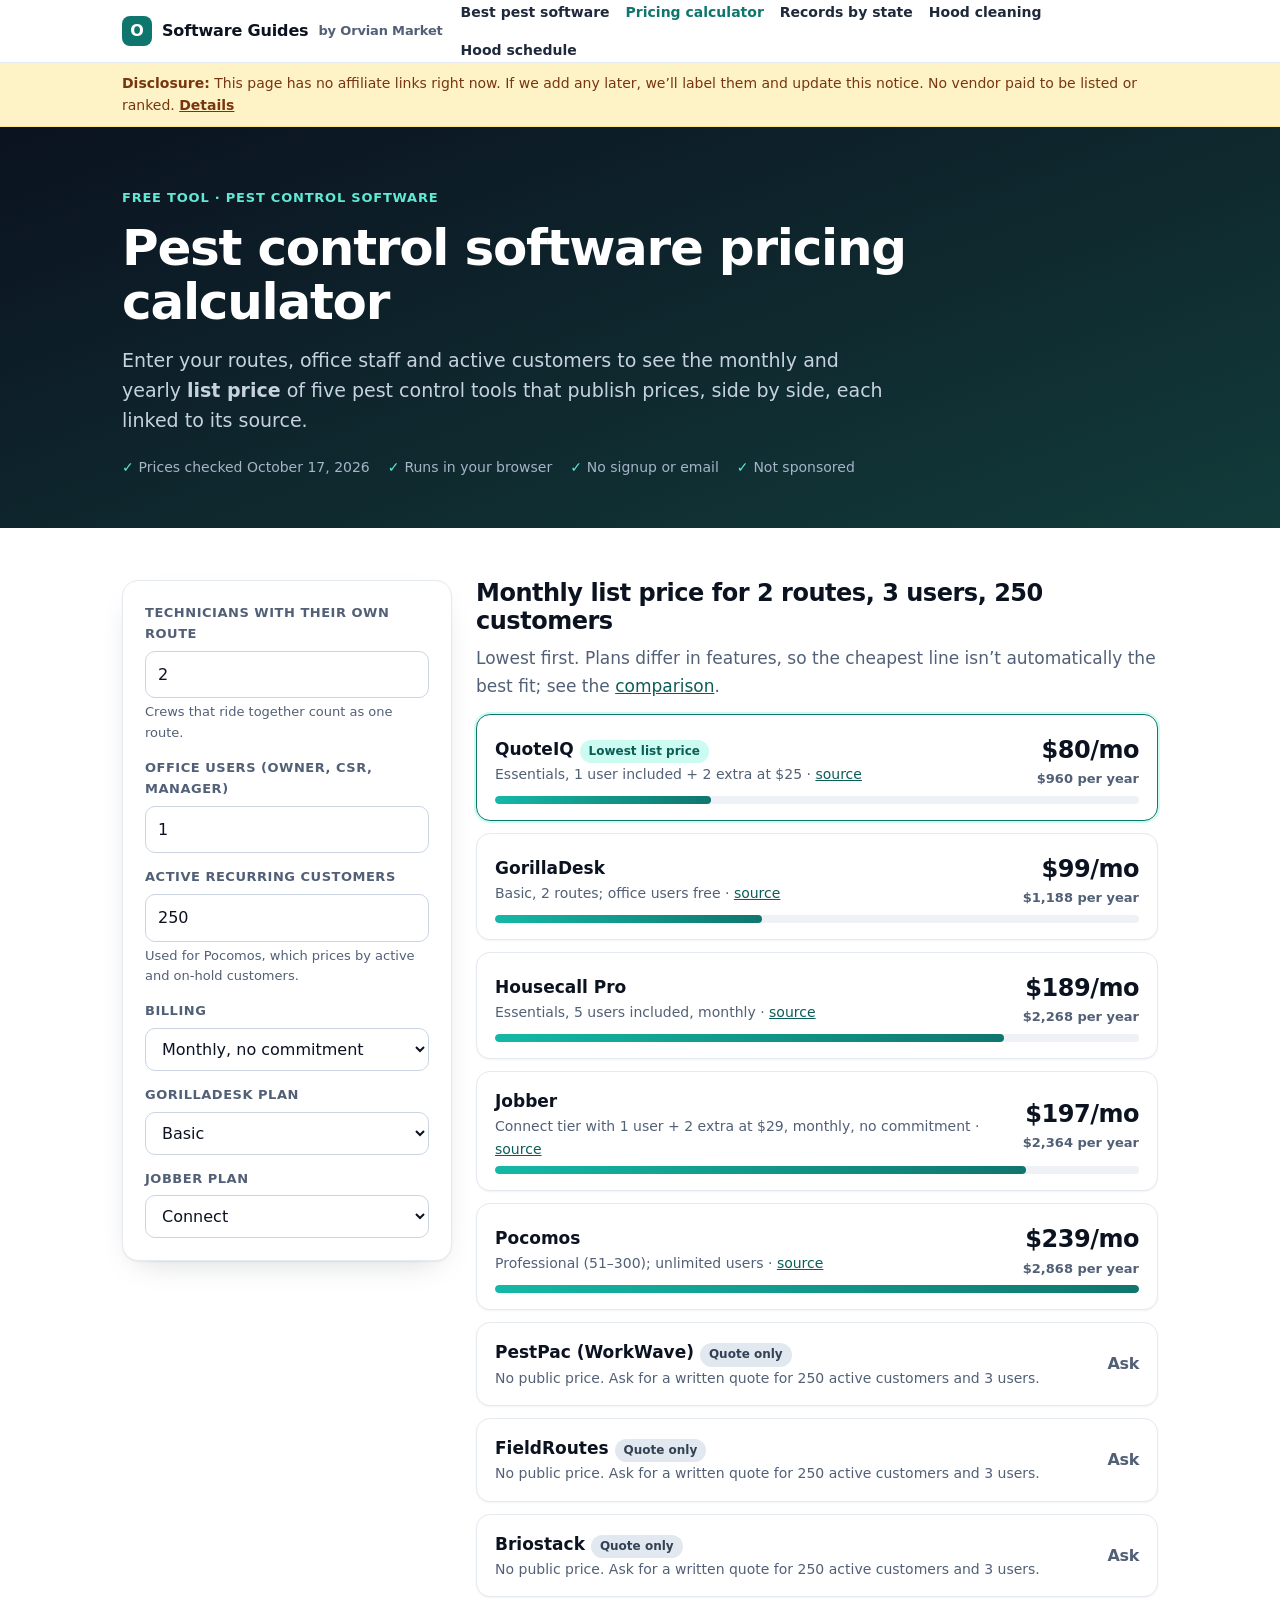
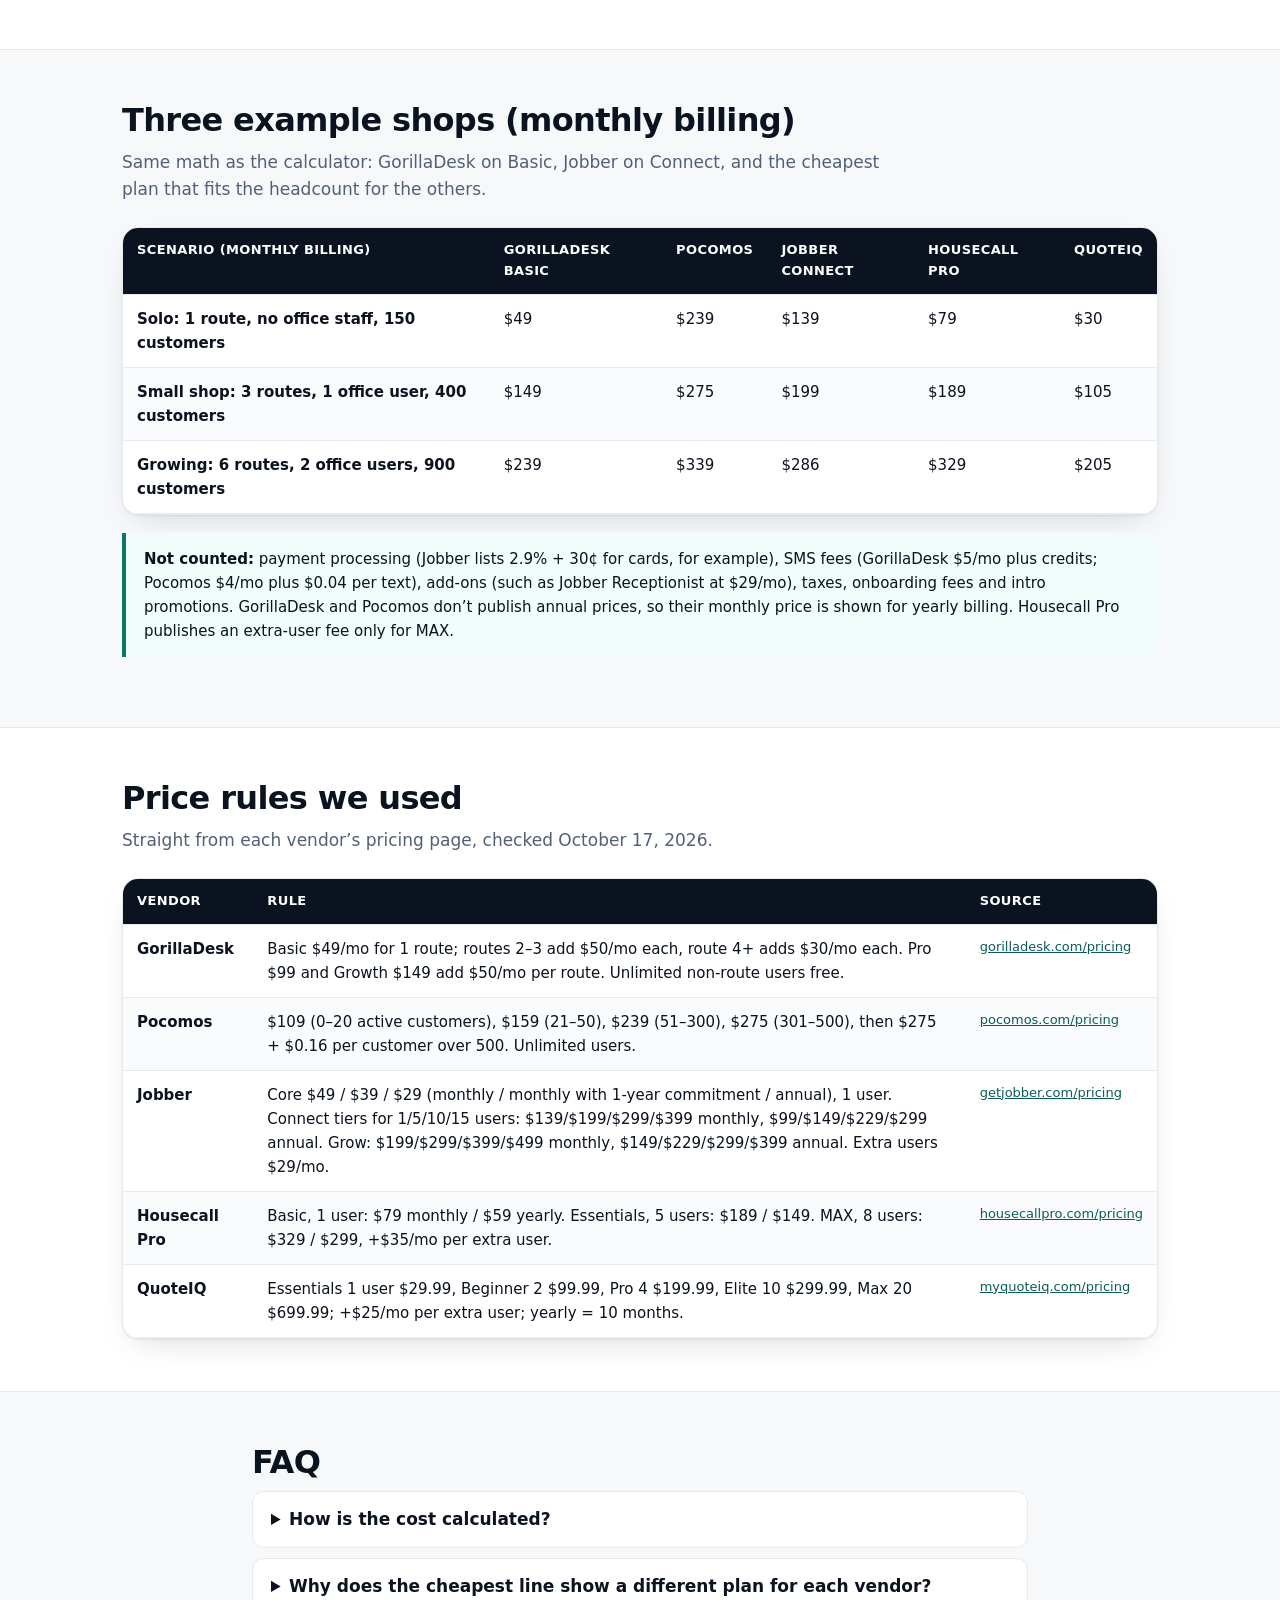
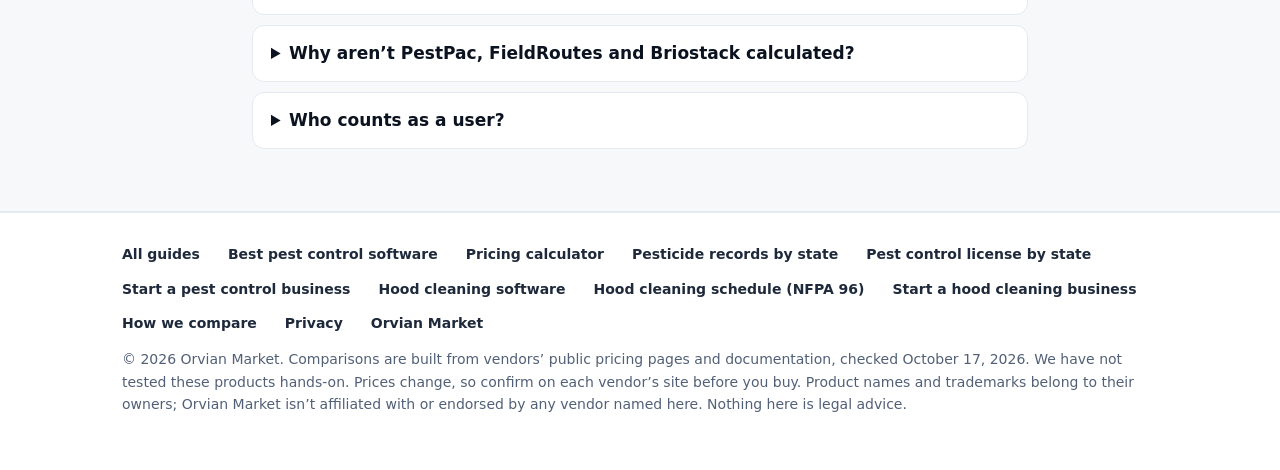
<file: pest-control-software-pricing-calculator.html>
<!doctype html><html lang="en"><head><meta charset="utf-8">
<!-- Google tag (gtag.js) -->
<script async src="https://www.googletagmanager.com/gtag/js?id=G-F3QH6E9QR7"></script>
<script>window.dataLayer=window.dataLayer||[];function gtag(){dataLayer.push(arguments);}gtag('js',new Date());gtag('config','G-F3QH6E9QR7');
document.addEventListener('click',function(e){var a=e.target&&e.target.closest?e.target.closest('a[href*="gumroad.com"]'):null;if(!a)return;var m=a.href.match(/\/l\/([^\/?#]+)/),s=m?m[1]:'';var N={"answerloft":"Answerloft","bcmhvk":"Okayline","bjkyj":"Thumbtally","ekunvc":"Proposeroo Team","ijsmuq":"PeelPixel Pro","kzjcwp":"Proposeroo Pro","lyrgdx":"Rate Calculator Spreadsheet","pckinc":"Rate-Raise Email Rewrite","kudoshelf":"Kudoshelf","proposeroo-desk":"Proposeroo Desk","proposeroo-desk-team":"Proposeroo Desk Team","ctitql":"Freelance Rate Pack","jtocar":"Client OS","vwxgu":"Prompt Pack","oellyq":"Budget Template","bffum":"Rate Mini (free)","mceana":"Freelancer Toolkit Bundle","nqpwfg":"Raise Emails (free)"};gtag('event','buy_click',{product_name:a.getAttribute('data-product')||N[s]||s||'gumroad',product_slug:s,link_url:a.href,link_text:(a.textContent||'').trim().slice(0,80),transport_type:'beacon'});},true);</script>
<meta name="viewport" content="width=device-width,initial-scale=1">
<title>Pest Control Software Pricing Calculator: 5 Tools Compared</title><meta name="description" content="Enter your routes, office users and active customers to compare monthly and yearly list prices of five pest control software tools, side by side."><link rel="canonical" href="https://orvianmarketplace.com/software-guides/pest-control-software-pricing-calculator.html"><meta name="robots" content="index,follow"><meta name="theme-color" content="#0b1220">
<meta property="og:type" content="article"><meta property="og:site_name" content="Orvian Market"><meta property="og:url" content="https://orvianmarketplace.com/software-guides/pest-control-software-pricing-calculator.html"><meta property="og:title" content="Pest Control Software Pricing Calculator: 5 Tools Compared"><meta property="og:description" content="Enter your routes, office users and active customers to compare monthly and yearly list prices of five pest control software tools, side by side.">
<meta property="og:image" content="https://orvianmarketplace.com/software-guides/assets/og.png"><meta property="og:image:width" content="1200"><meta property="og:image:height" content="630"><meta property="og:image:alt" content="Orvian Market Software Guides: honest, dated comparisons from public pricing">
<meta name="twitter:card" content="summary_large_image"><meta name="twitter:image" content="https://orvianmarketplace.com/software-guides/assets/og.png"><meta property="article:modified_time" content="2026-10-17">
<link rel="icon" href="data:image/svg+xml,%3Csvg xmlns='http://www.w3.org/2000/svg' viewBox='0 0 64 64'%3E%3Crect width='64' height='64' rx='14' fill='%230f766e'/%3E%3Ctext x='32' y='44' font-family='Arial' font-weight='800' font-size='34' fill='white' text-anchor='middle'%3EO%3C/text%3E%3C/svg%3E">
<link rel="stylesheet" href="assets/guides.css"><script type="application/ld+json">{"@context": "https://schema.org", "@type": "WebApplication", "name": "Pest control software pricing calculator", "applicationCategory": "BusinessApplication", "operatingSystem": "Any (web browser)", "offers": {"@type": "Offer", "price": "0", "priceCurrency": "USD"}, "url": "https://orvianmarketplace.com/software-guides/pest-control-software-pricing-calculator.html"}</script><script type="application/ld+json">{"@context": "https://schema.org", "@type": "FAQPage", "mainEntity": [{"@type": "Question", "name": "How is the cost calculated?", "acceptedAnswer": {"@type": "Answer", "text": "For each vendor we apply its published list price to your inputs: per route for GorillaDesk, by active-customer tier for Pocomos, and the cheapest plan with enough users (plus published extra-user fees) for Jobber, Housecall Pro and QuoteIQ. Taxes, payment processing, SMS, add-ons and intro promotions aren\u2019t included."}}, {"@type": "Question", "name": "Why does the cheapest line show a different plan for each vendor?", "acceptedAnswer": {"@type": "Answer", "text": "The calculator picks the cheapest plan that fits your headcount, but plans differ in features. Recurring billing and route optimization, for example, are on higher plans at some vendors. Check the plan\u2019s features on the vendor\u2019s pricing page."}}, {"@type": "Question", "name": "Why aren\u2019t PestPac, FieldRoutes and Briostack calculated?", "acceptedAnswer": {"@type": "Answer", "text": "They don\u2019t publish prices. They\u2019re listed so you remember to ask for a written quote."}}, {"@type": "Question", "name": "Who counts as a user?", "acceptedAnswer": {"@type": "Answer", "text": "Everyone who logs in: technicians plus office staff. GorillaDesk only charges for technicians who run their own route, and Pocomos doesn\u2019t charge per user."}}]}</script><script type="application/ld+json">{"@context": "https://schema.org", "@type": "BreadcrumbList", "itemListElement": [{"@type": "ListItem", "position": 1, "name": "Software Guides", "item": "https://orvianmarketplace.com/software-guides/"}, {"@type": "ListItem", "position": 2, "name": "Pricing calculator", "item": "https://orvianmarketplace.com/software-guides/pest-control-software-pricing-calculator.html"}]}</script></head><body>
<header class="nav"><div class="w"><a class="brand" href="index.html"><span class="mk" aria-hidden="true">O</span>Software Guides <small>by Orvian Market</small></a><nav aria-label="Guides"><a href="best-pest-control-software.html">Best pest software</a><a href="pest-control-software-pricing-calculator.html" aria-current=page>Pricing calculator</a><a href="pesticide-application-records-by-state.html">Records by state</a><a href="best-hood-cleaning-software.html">Hood cleaning</a><a href="hood-cleaning-frequency-requirements.html">Hood schedule</a></nav></div></header>
<div class="disc" role="note"><div class="w"><b>Disclosure:</b> This page has no affiliate links right now. If we add any later, we&rsquo;ll label them and update this notice. No vendor paid to be listed or ranked. <a href="about.html#disclosure">Details</a></div></div>
<main id="main"><section class="hero"><div class="w"><p class="eb">Free tool &middot; pest control software</p><h1>Pest control software pricing calculator</h1><p class="lead">Enter your routes, office staff and active customers to see the monthly and yearly <b>list price</b> of five pest control tools that publish prices, side by side, each linked to its source.</p><div class="meta"><span>Prices checked October 17, 2026</span><span>Runs in your browser</span><span>No signup or email</span><span>Not sponsored</span></div></div></section><section class="sec"><div class="w"><div class="calc"><form class="cin" onsubmit="return false" aria-label="Your business">
<label for="r">Technicians with their own route</label><input id="r" type="number" min="1" max="50" value="2" inputmode="numeric"><p class="hint">Crews that ride together count as one route.</p>
<label for="o">Office users (owner, CSR, manager)</label><input id="o" type="number" min="0" max="50" value="1" inputmode="numeric">
<label for="c">Active recurring customers</label><input id="c" type="number" min="0" max="20000" value="250" inputmode="numeric"><p class="hint">Used for Pocomos, which prices by active and on-hold customers.</p>
<label for="b">Billing</label><select id="b"><option value="m">Monthly, no commitment</option><option value="c">Monthly, 1-year commitment</option><option value="a">Billed yearly</option></select>
<label for="gp">GorillaDesk plan</label><select id="gp"><option value="basic">Basic</option><option value="pro">Pro (portal, subscriptions, QuickBooks)</option><option value="growth">Growth (sales suite)</option></select>
<label for="jp">Jobber plan</label><select id="jp"><option value="connect">Connect</option><option value="grow">Grow</option><option value="core">Core (1 user only)</option></select>
</form><div><h2 style="font-size:24px">Monthly list price for <span id="sum">your shop</span></h2><p class="sub" style="margin-bottom:14px">Lowest first. Plans differ in features, so the cheapest line isn&rsquo;t automatically the best fit; see the <a href="best-pest-control-software.html">comparison</a>.</p><div class="res" id="out" aria-live="polite"></div>
<noscript><div class="tw"><table class="t"><thead><tr><th>Scenario (monthly billing)</th><th>GorillaDesk Basic</th><th>Pocomos</th><th>Jobber Connect</th><th>Housecall Pro</th><th>QuoteIQ</th></tr></thead><tbody><tr><td>Solo: 1 route, no office staff, 150 customers</td><td>$49</td><td>$239</td><td>$139</td><td>$79</td><td>$30</td></tr><tr><td>Small shop: 3 routes, 1 office user, 400 customers</td><td>$149</td><td>$275</td><td>$199</td><td>$189</td><td>$105</td></tr><tr><td>Growing: 6 routes, 2 office users, 900 customers</td><td>$239</td><td>$339</td><td>$286</td><td>$329</td><td>$205</td></tr></tbody></table></div></noscript></div></div></div></section>
<section class="sec alt"><div class="w"><h2>Three example shops (monthly billing)</h2><p class="sub">Same math as the calculator: GorillaDesk on Basic, Jobber on Connect, and the cheapest plan that fits the headcount for the others.</p><div class="tw"><table class="t"><thead><tr><th>Scenario (monthly billing)</th><th>GorillaDesk Basic</th><th>Pocomos</th><th>Jobber Connect</th><th>Housecall Pro</th><th>QuoteIQ</th></tr></thead><tbody><tr><td>Solo: 1 route, no office staff, 150 customers</td><td>$49</td><td>$239</td><td>$139</td><td>$79</td><td>$30</td></tr><tr><td>Small shop: 3 routes, 1 office user, 400 customers</td><td>$149</td><td>$275</td><td>$199</td><td>$189</td><td>$105</td></tr><tr><td>Growing: 6 routes, 2 office users, 900 customers</td><td>$239</td><td>$339</td><td>$286</td><td>$329</td><td>$205</td></tr></tbody></table></div>
<div class="note"><b>Not counted:</b> payment processing (Jobber lists 2.9% + 30&cent; for cards, for example), SMS fees (GorillaDesk $5/mo plus credits; Pocomos $4/mo plus $0.04 per text), add-ons (such as Jobber Receptionist at $29/mo), taxes, onboarding fees and intro promotions. GorillaDesk and Pocomos don&rsquo;t publish annual prices, so their monthly price is shown for yearly billing. Housecall Pro publishes an extra-user fee only for MAX.</div></div></section>
<section class="sec"><div class="w"><h2>Price rules we used</h2><p class="sub">Straight from each vendor&rsquo;s pricing page, checked October 17, 2026.</p><div class="tw"><table class="t"><thead><tr><th>Vendor</th><th>Rule</th><th>Source</th></tr></thead><tbody>
<tr><td>GorillaDesk</td><td>Basic $49/mo for 1 route; routes 2&ndash;3 add $50/mo each, route 4+ adds $30/mo each. Pro $99 and Growth $149 add $50/mo per route. Unlimited non-route users free.</td><td class="src"><a href="https://gorilladesk.com/pricing/" rel="nofollow noopener" target="_blank">gorilladesk.com/pricing</a></td></tr>
<tr><td>Pocomos</td><td>$109 (0&ndash;20 active customers), $159 (21&ndash;50), $239 (51&ndash;300), $275 (301&ndash;500), then $275 + $0.16 per customer over 500. Unlimited users.</td><td class="src"><a href="https://pocomos.com/pricing" rel="nofollow noopener" target="_blank">pocomos.com/pricing</a></td></tr>
<tr><td>Jobber</td><td>Core $49 / $39 / $29 (monthly / monthly with 1-year commitment / annual), 1 user. Connect tiers for 1/5/10/15 users: $139/$199/$299/$399 monthly, $99/$149/$229/$299 annual. Grow: $199/$299/$399/$499 monthly, $149/$229/$299/$399 annual. Extra users $29/mo.</td><td class="src"><a href="https://www.getjobber.com/pricing/" rel="nofollow noopener" target="_blank">getjobber.com/pricing</a></td></tr>
<tr><td>Housecall Pro</td><td>Basic, 1 user: $79 monthly / $59 yearly. Essentials, 5 users: $189 / $149. MAX, 8 users: $329 / $299, +$35/mo per extra user.</td><td class="src"><a href="https://www.housecallpro.com/pricing/" rel="nofollow noopener" target="_blank">housecallpro.com/pricing</a></td></tr>
<tr><td>QuoteIQ</td><td>Essentials 1 user $29.99, Beginner 2 $99.99, Pro 4 $199.99, Elite 10 $299.99, Max 20 $699.99; +$25/mo per extra user; yearly = 10 months.</td><td class="src"><a href="https://myquoteiq.com/pricing/" rel="nofollow noopener" target="_blank">myquoteiq.com/pricing</a></td></tr>
</tbody></table></div></div></section>
<section class="sec alt"><div class="w nw"><h2>FAQ</h2><details><summary>How is the cost calculated?</summary><p>For each vendor we apply its published list price to your inputs: per route for GorillaDesk, by active-customer tier for Pocomos, and the cheapest plan with enough users (plus published extra-user fees) for Jobber, Housecall Pro and QuoteIQ. Taxes, payment processing, SMS, add-ons and intro promotions aren&rsquo;t included.</p></details><details><summary>Why does the cheapest line show a different plan for each vendor?</summary><p>The calculator picks the cheapest plan that fits your headcount, but plans differ in features. Recurring billing and route optimization, for example, are on higher plans at some vendors. Check the plan&rsquo;s features on the vendor&rsquo;s pricing page.</p></details><details><summary>Why aren&rsquo;t PestPac, FieldRoutes and Briostack calculated?</summary><p>They don&rsquo;t publish prices. They&rsquo;re listed so you remember to ask for a written quote.</p></details><details><summary>Who counts as a user?</summary><p>Everyone who logs in: technicians plus office staff. GorillaDesk only charges for technicians who run their own route, and Pocomos doesn&rsquo;t charge per user.</p></details></div></section><script src="assets/calc.js" defer></script></main>
<footer><div class="w"><div class="fg"><a href="index.html">All guides</a><a href="best-pest-control-software.html">Best pest control software</a><a href="pest-control-software-pricing-calculator.html">Pricing calculator</a><a href="pesticide-application-records-by-state.html">Pesticide records by state</a><a href="pest-control-license-requirements-by-state.html">Pest control license by state</a><a href="how-to-start-a-pest-control-business.html">Start a pest control business</a><a href="best-hood-cleaning-software.html">Hood cleaning software</a><a href="hood-cleaning-frequency-requirements.html">Hood cleaning schedule (NFPA 96)</a><a href="how-to-start-a-hood-cleaning-business.html">Start a hood cleaning business</a><a href="about.html">How we compare</a><a href="https://orvianmarketplace.com/privacy.html">Privacy</a><a href="https://orvianmarketplace.com/">Orvian Market</a></div>
<p>&copy; 2026 Orvian Market. Comparisons are built from vendors&rsquo; public pricing pages and documentation, checked October 17, 2026. We have not tested these products hands-on. Prices change, so confirm on each vendor&rsquo;s site before you buy. Product names and trademarks belong to their owners; Orvian Market isn&rsquo;t affiliated with or endorsed by any vendor named here. Nothing here is legal advice.</p></div></footer>
</body></html>
</file>
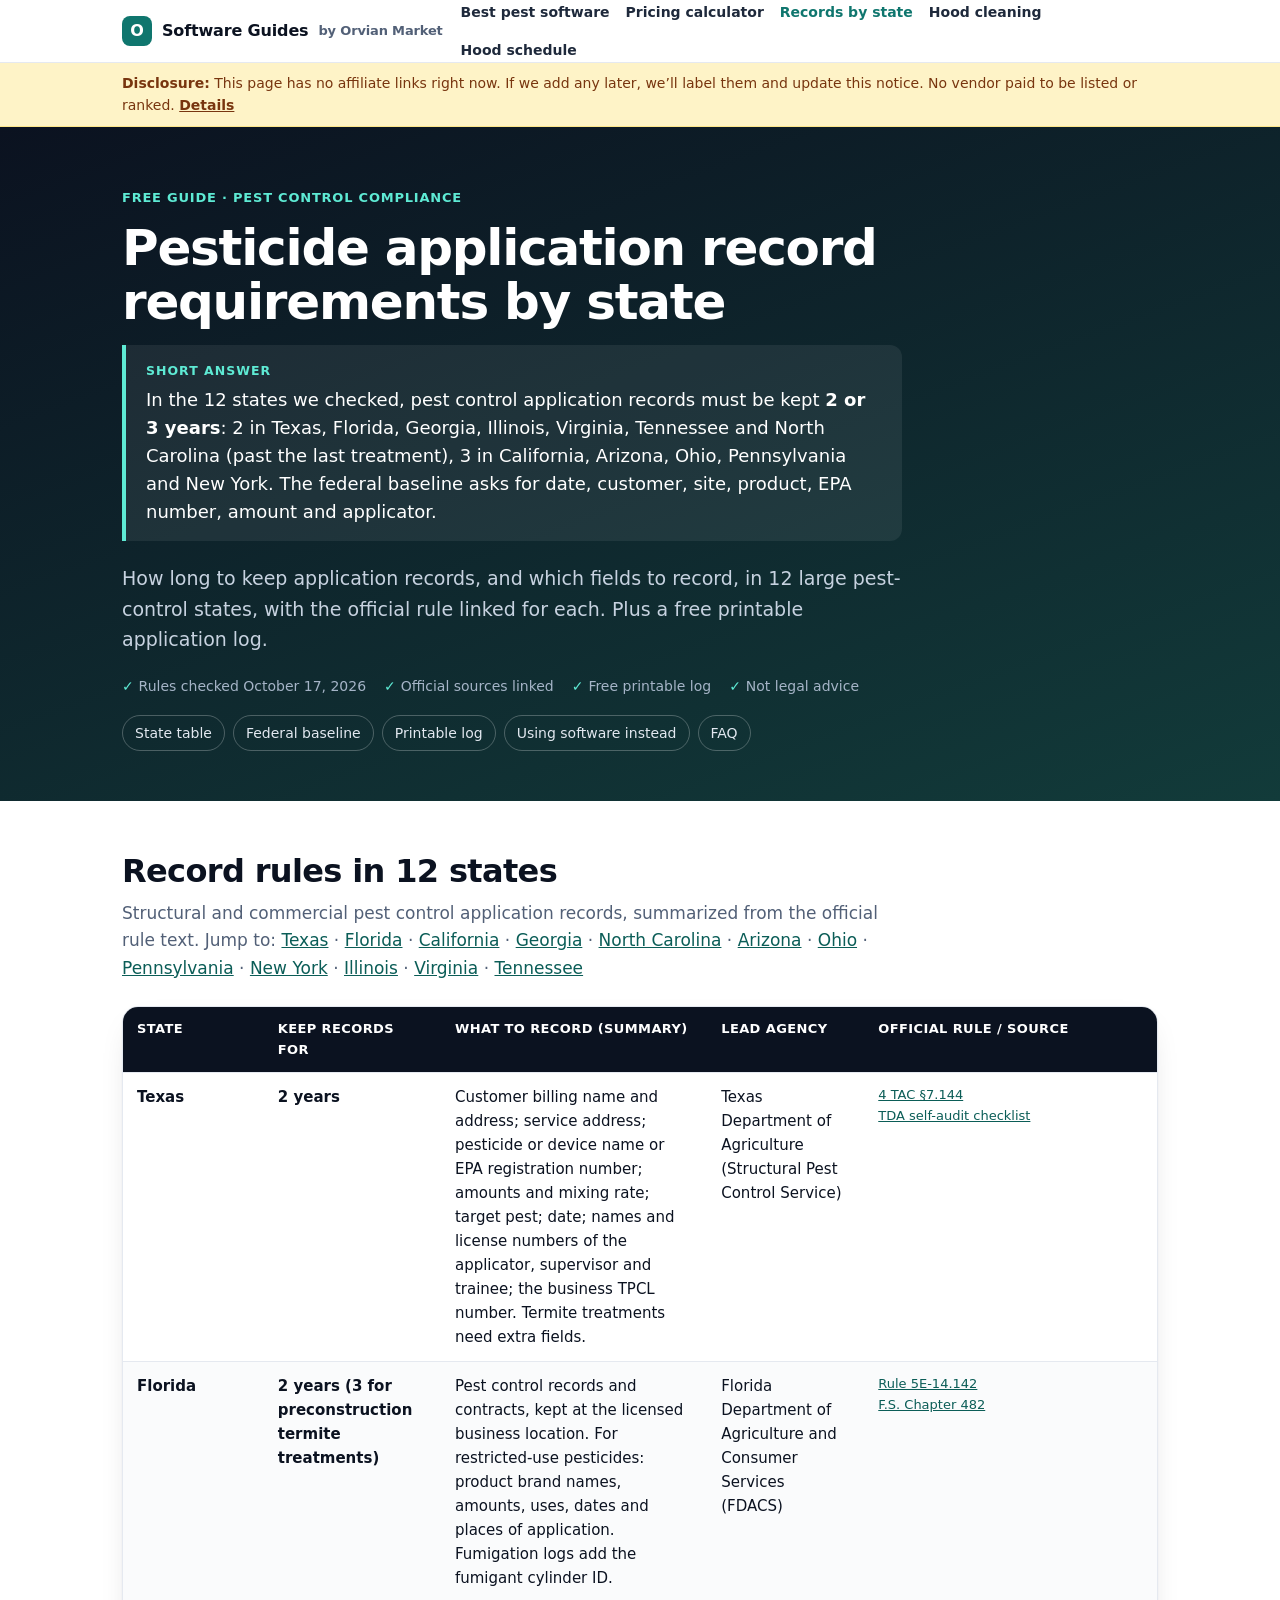
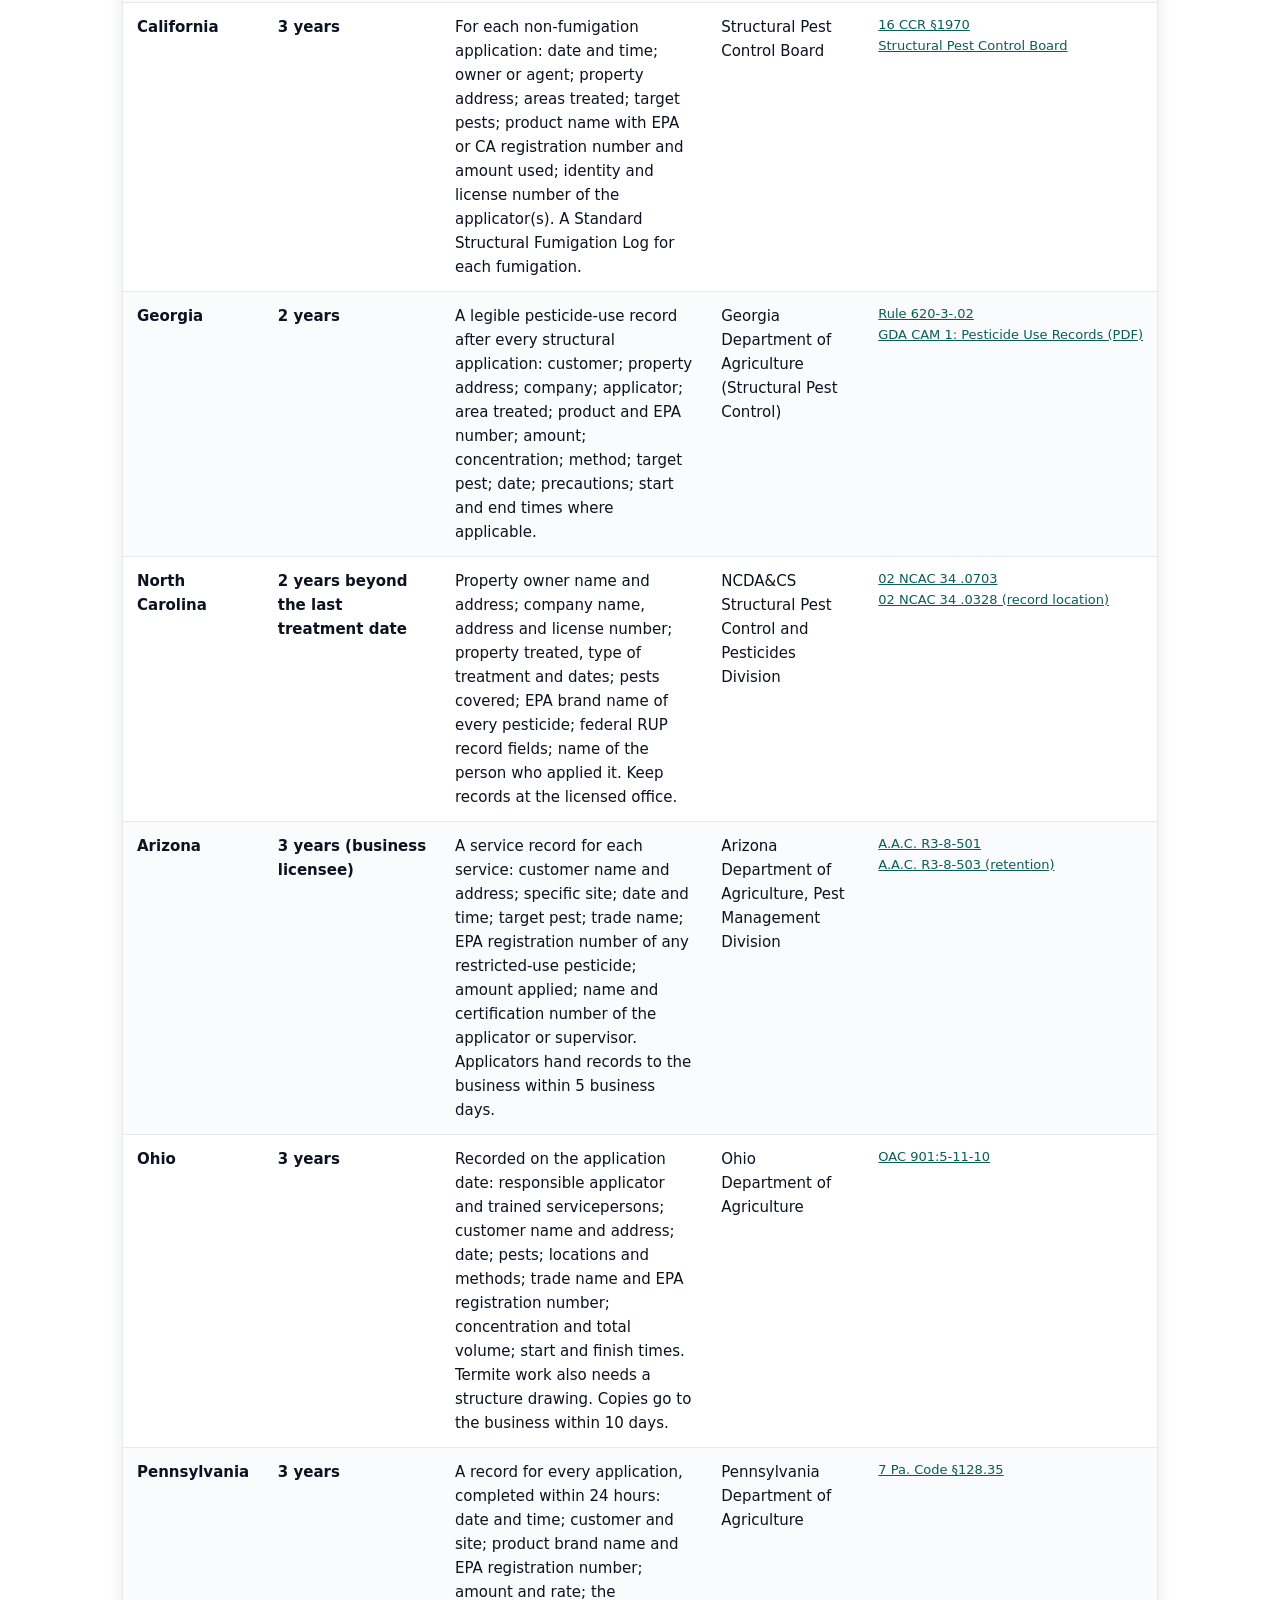
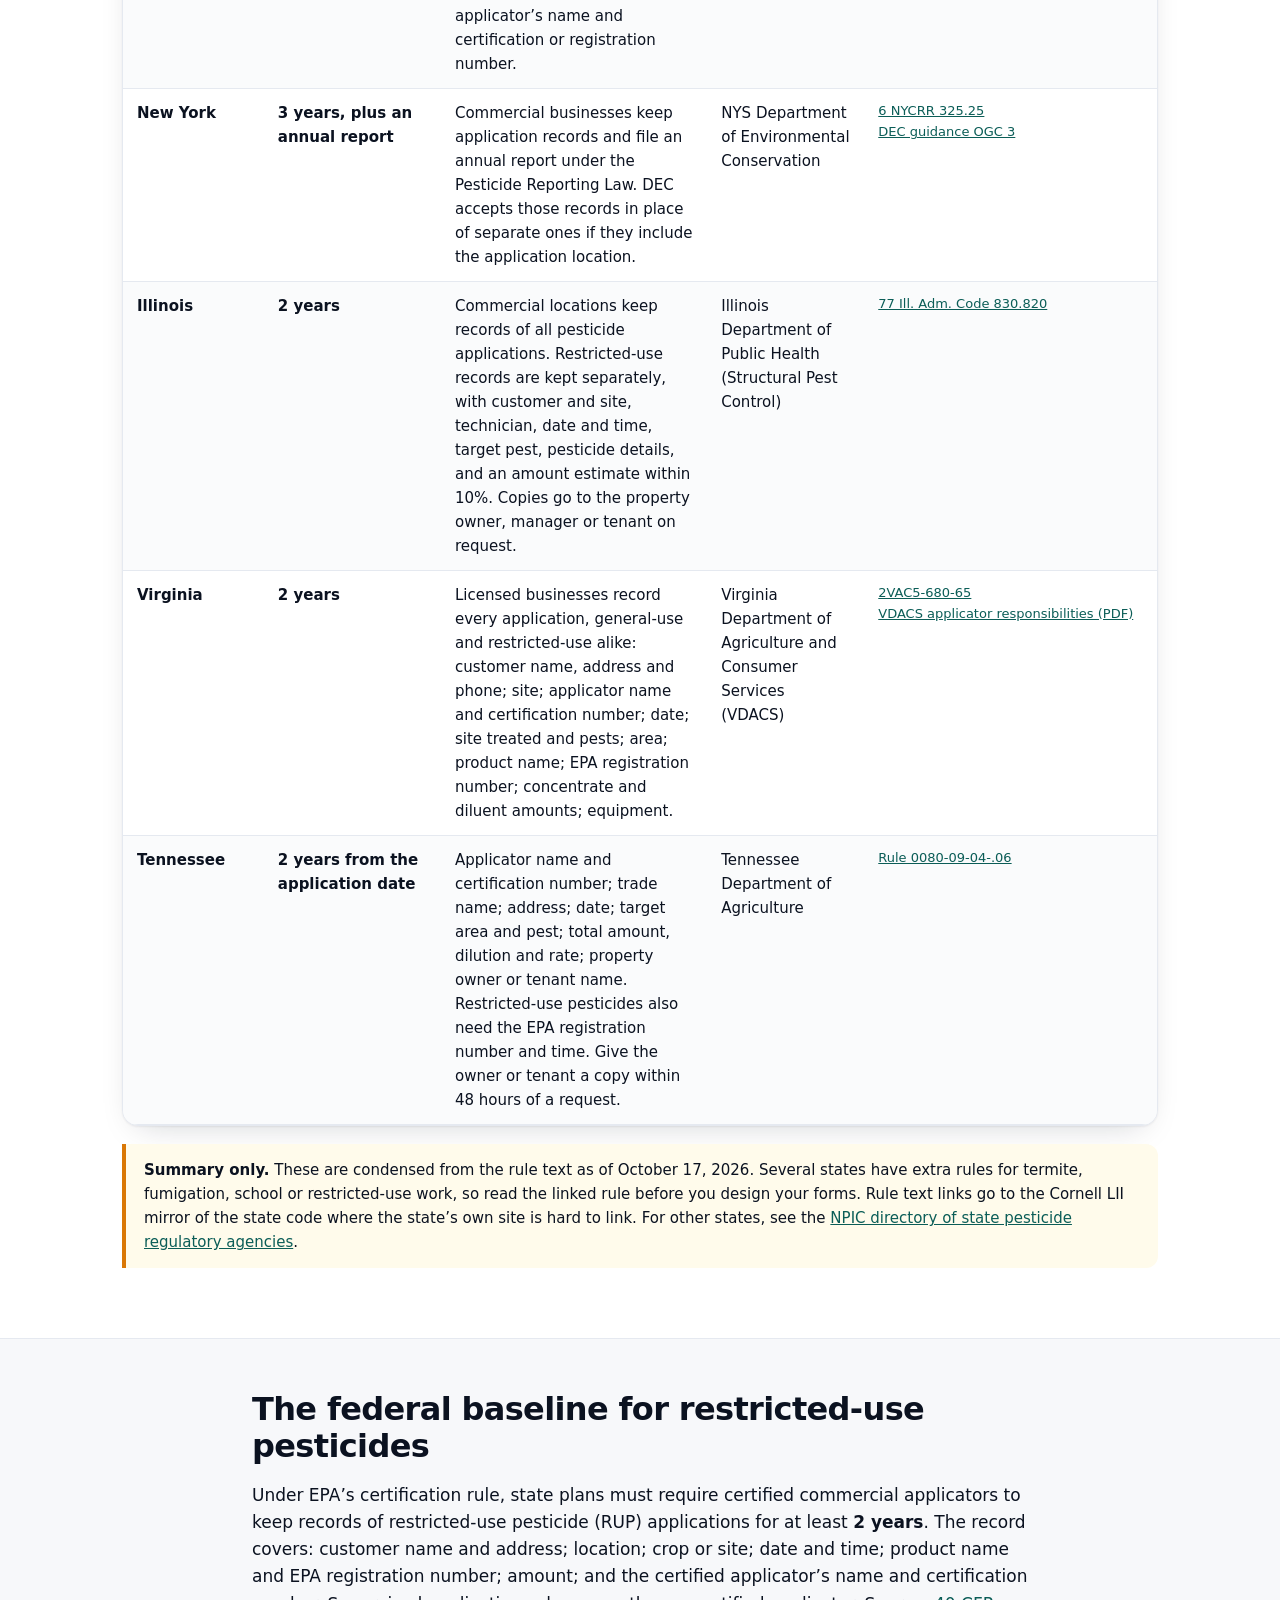
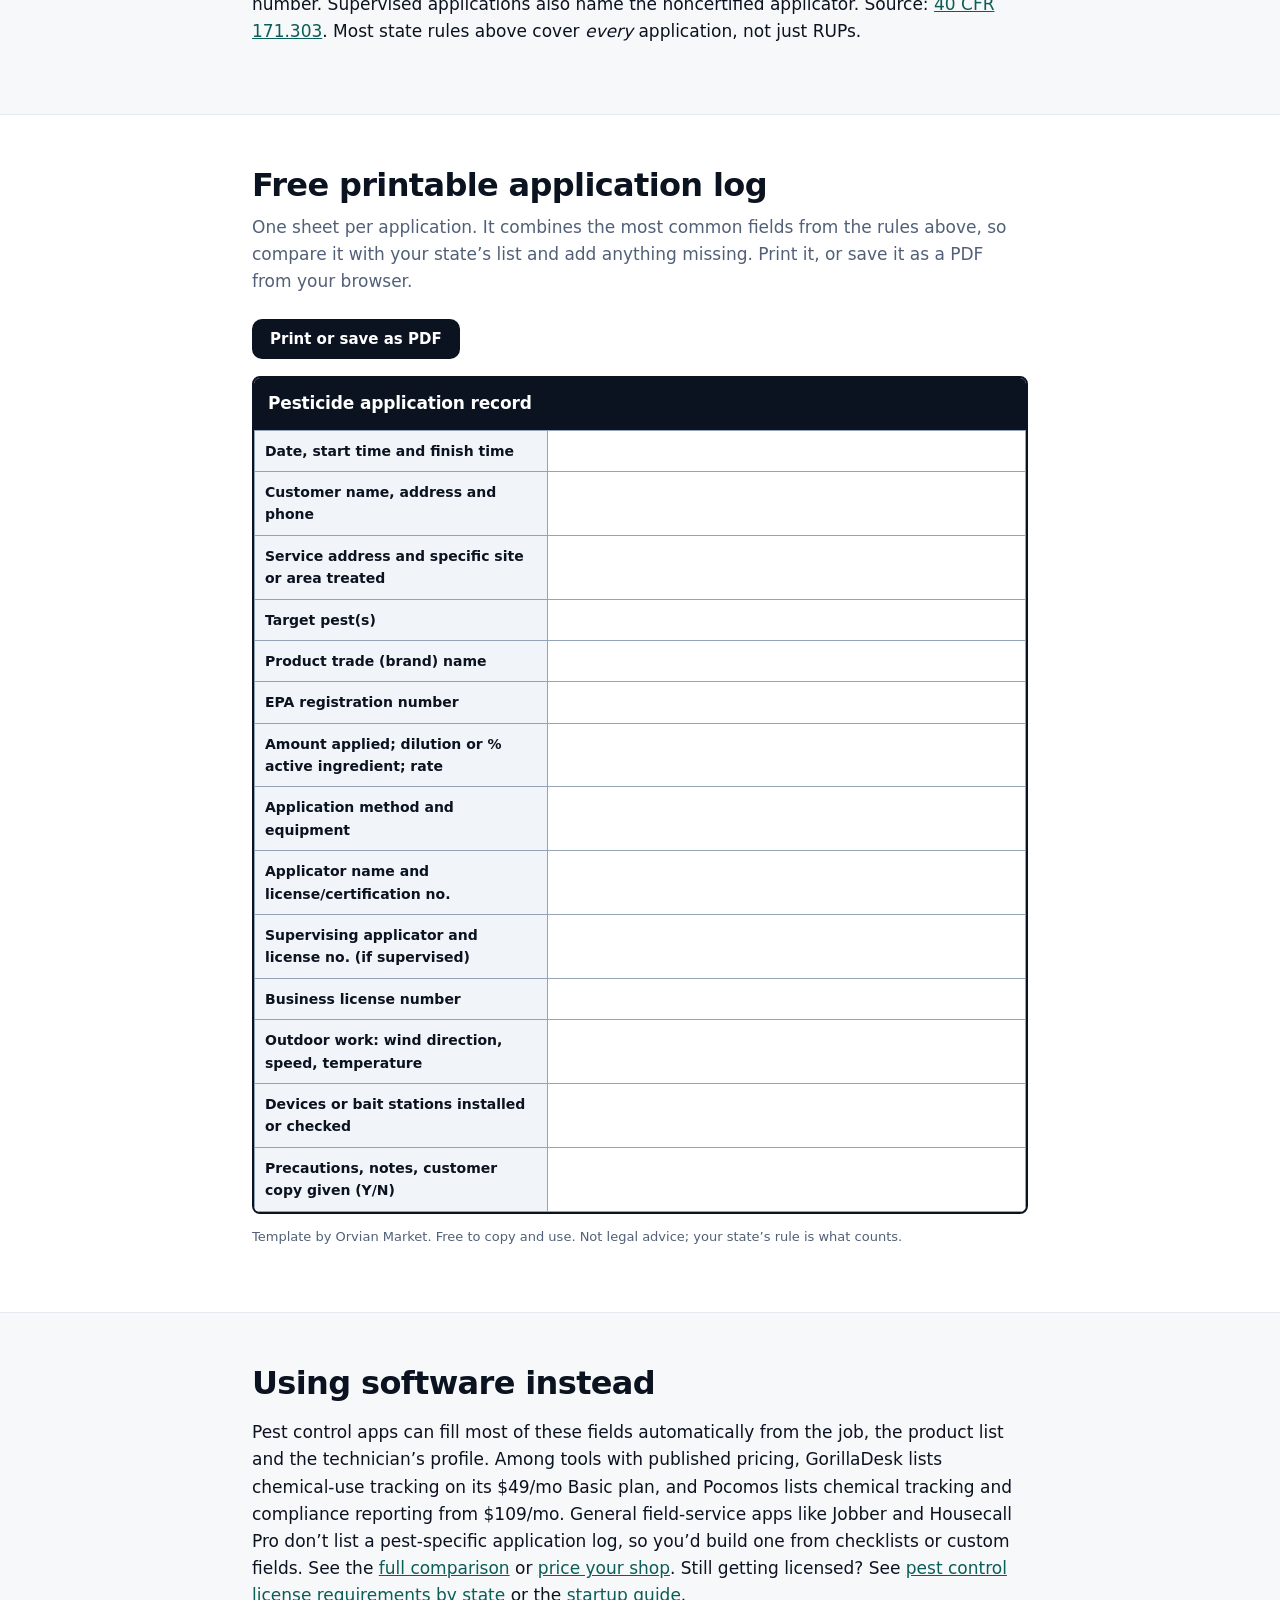
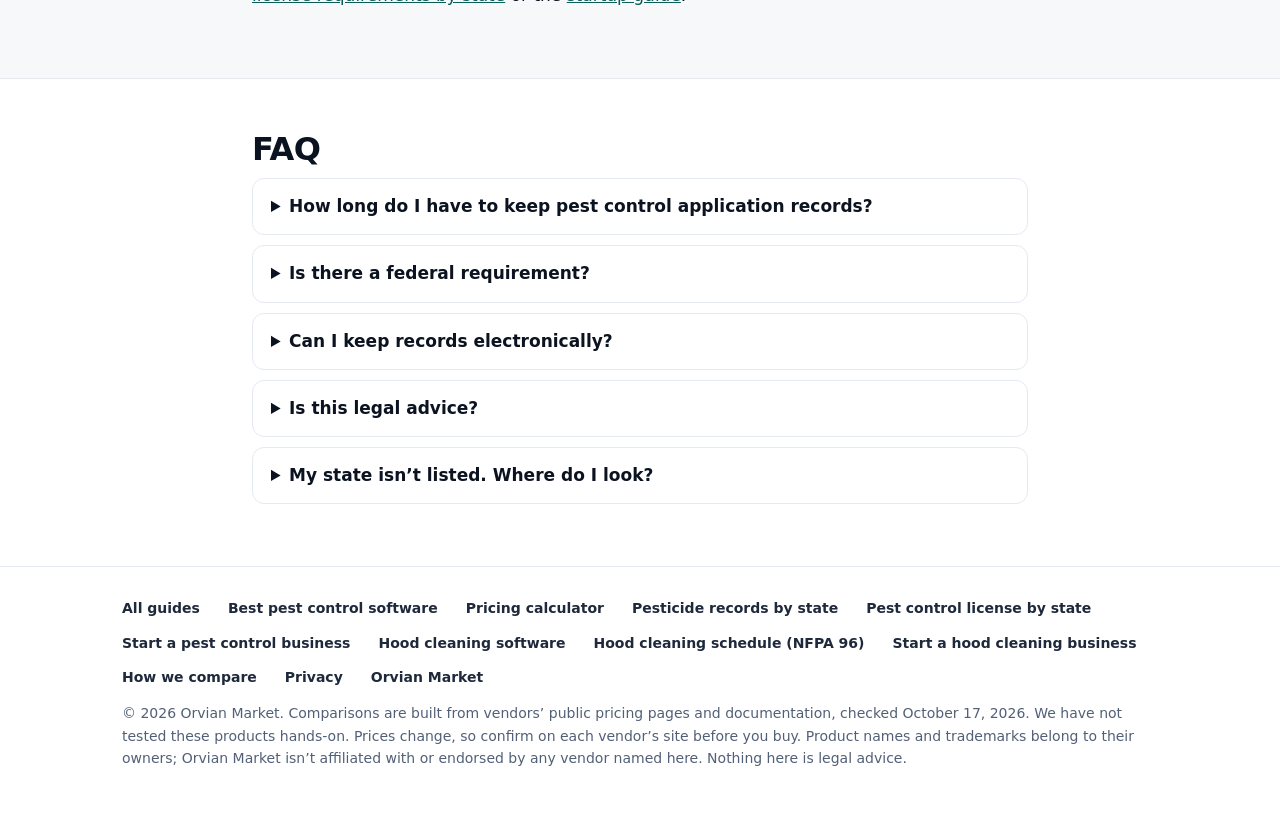
<file: pesticide-application-records-by-state.html>
<!doctype html><html lang="en"><head><meta charset="utf-8">
<!-- Google tag (gtag.js) -->
<script async src="https://www.googletagmanager.com/gtag/js?id=G-F3QH6E9QR7"></script>
<script>window.dataLayer=window.dataLayer||[];function gtag(){dataLayer.push(arguments);}gtag('js',new Date());gtag('config','G-F3QH6E9QR7');
document.addEventListener('click',function(e){var a=e.target&&e.target.closest?e.target.closest('a[href*="gumroad.com"]'):null;if(!a)return;var m=a.href.match(/\/l\/([^\/?#]+)/),s=m?m[1]:'';var N={"answerloft":"Answerloft","bcmhvk":"Okayline","bjkyj":"Thumbtally","ekunvc":"Proposeroo Team","ijsmuq":"PeelPixel Pro","kzjcwp":"Proposeroo Pro","lyrgdx":"Rate Calculator Spreadsheet","pckinc":"Rate-Raise Email Rewrite","kudoshelf":"Kudoshelf","proposeroo-desk":"Proposeroo Desk","proposeroo-desk-team":"Proposeroo Desk Team","ctitql":"Freelance Rate Pack","jtocar":"Client OS","vwxgu":"Prompt Pack","oellyq":"Budget Template","bffum":"Rate Mini (free)","mceana":"Freelancer Toolkit Bundle","nqpwfg":"Raise Emails (free)"};gtag('event','buy_click',{product_name:a.getAttribute('data-product')||N[s]||s||'gumroad',product_slug:s,link_url:a.href,link_text:(a.textContent||'').trim().slice(0,80),transport_type:'beacon'});},true);</script>
<meta name="viewport" content="width=device-width,initial-scale=1">
<title>Pesticide Application Record Requirements by State</title><meta name="description" content="In the 12 states checked, pest control application records are kept 2 or 3 years. Retention and required fields for 12 states, official rules linked, free printable log."><link rel="canonical" href="https://orvianmarketplace.com/software-guides/pesticide-application-records-by-state.html"><meta name="robots" content="index,follow"><meta name="theme-color" content="#0b1220">
<meta property="og:type" content="article"><meta property="og:site_name" content="Orvian Market"><meta property="og:url" content="https://orvianmarketplace.com/software-guides/pesticide-application-records-by-state.html"><meta property="og:title" content="Pesticide Application Record Requirements by State"><meta property="og:description" content="In the 12 states checked, pest control application records are kept 2 or 3 years. Retention and required fields for 12 states, official rules linked, free printable log.">
<meta property="og:image" content="https://orvianmarketplace.com/software-guides/assets/og.png"><meta property="og:image:width" content="1200"><meta property="og:image:height" content="630"><meta property="og:image:alt" content="Orvian Market Software Guides: honest, dated comparisons from public pricing">
<meta name="twitter:card" content="summary_large_image"><meta name="twitter:image" content="https://orvianmarketplace.com/software-guides/assets/og.png"><meta property="article:modified_time" content="2026-10-17">
<link rel="icon" href="data:image/svg+xml,%3Csvg xmlns='http://www.w3.org/2000/svg' viewBox='0 0 64 64'%3E%3Crect width='64' height='64' rx='14' fill='%230f766e'/%3E%3Ctext x='32' y='44' font-family='Arial' font-weight='800' font-size='34' fill='white' text-anchor='middle'%3EO%3C/text%3E%3C/svg%3E">
<link rel="stylesheet" href="assets/guides.css"><script type="application/ld+json">{"@context": "https://schema.org", "@type": "Article", "headline": "Pesticide Application Record Requirements by State", "description": "In the 12 states checked, pest control application records are kept 2 or 3 years. Retention and required fields for 12 states, official rules linked, free printable log.", "dateModified": "2026-10-17", "datePublished": "2026-10-17", "mainEntityOfPage": "https://orvianmarketplace.com/software-guides/pesticide-application-records-by-state.html", "image": "https://orvianmarketplace.com/software-guides/assets/og.png", "author": {"@type": "Organization", "name": "Orvian Market", "url": "https://orvianmarketplace.com/"}, "publisher": {"@type": "Organization", "name": "Orvian Market"}}</script><script type="application/ld+json">{"@context": "https://schema.org", "@type": "FAQPage", "mainEntity": [{"@type": "Question", "name": "How long do I have to keep pest control application records?", "acceptedAnswer": {"@type": "Answer", "text": "In the 12 states we checked it\u2019s 2 or 3 years. Texas, Florida, Georgia, Illinois, Virginia and Tennessee require 2 years; North Carolina requires 2 years beyond the last treatment; California, Arizona, Ohio, Pennsylvania and New York require 3. Some record types run longer, such as Florida\u2019s preconstruction termite records (3 years). Check your state\u2019s rule, linked in the table."}}, {"@type": "Question", "name": "Is there a federal requirement?", "acceptedAnswer": {"@type": "Answer", "text": "Yes, for restricted-use pesticides (RUPs). EPA\u2019s certification rule requires state plans to make certified commercial applicators keep RUP application records for at least 2 years (40 CFR 171.303). Most state rules go further and cover general-use pesticides too."}}, {"@type": "Question", "name": "Can I keep records electronically?", "acceptedAnswer": {"@type": "Answer", "text": "Most rules care about the content and about handing records over on request, not the format. Florida\u2019s rule, for example, says electronic records must be provided to the department on request. Confirm with your state agency."}}, {"@type": "Question", "name": "Is this legal advice?", "acceptedAnswer": {"@type": "Answer", "text": "No. It\u2019s a plain-English summary of official rules, checked October 17, 2026, with a link to each source. Rules change, and the official text is what counts. If you\u2019re unsure, call your state\u2019s lead agency."}}, {"@type": "Question", "name": "My state isn\u2019t listed. Where do I look?", "acceptedAnswer": {"@type": "Answer", "text": "The National Pesticide Information Center keeps a directory of every state\u2019s pesticide regulatory agency. It\u2019s linked below the table."}}]}</script><script type="application/ld+json">{"@context": "https://schema.org", "@type": "BreadcrumbList", "itemListElement": [{"@type": "ListItem", "position": 1, "name": "Software Guides", "item": "https://orvianmarketplace.com/software-guides/"}, {"@type": "ListItem", "position": 2, "name": "Pesticide records by state", "item": "https://orvianmarketplace.com/software-guides/pesticide-application-records-by-state.html"}]}</script></head><body>
<header class="nav"><div class="w"><a class="brand" href="index.html"><span class="mk" aria-hidden="true">O</span>Software Guides <small>by Orvian Market</small></a><nav aria-label="Guides"><a href="best-pest-control-software.html">Best pest software</a><a href="pest-control-software-pricing-calculator.html">Pricing calculator</a><a href="pesticide-application-records-by-state.html" aria-current=page>Records by state</a><a href="best-hood-cleaning-software.html">Hood cleaning</a><a href="hood-cleaning-frequency-requirements.html">Hood schedule</a></nav></div></header>
<div class="disc" role="note"><div class="w"><b>Disclosure:</b> This page has no affiliate links right now. If we add any later, we&rsquo;ll label them and update this notice. No vendor paid to be listed or ranked. <a href="about.html#disclosure">Details</a></div></div>
<main id="main"><section class="hero"><div class="w"><p class="eb">Free guide &middot; pest control compliance</p><h1>Pesticide application record requirements by state</h1><div class="ans"><p class="ans-k">Short answer</p><p>In the 12 states we checked, pest control application records must be kept <b>2 or 3 years</b>: 2 in Texas, Florida, Georgia, Illinois, Virginia, Tennessee and North Carolina (past the last treatment), 3 in California, Arizona, Ohio, Pennsylvania and New York. The federal baseline asks for date, customer, site, product, EPA number, amount and applicator.</p></div><p class="lead">How long to keep application records, and which fields to record, in 12 large pest-control states, with the official rule linked for each. Plus a free printable application log.</p><div class="meta"><span>Rules checked October 17, 2026</span><span>Official sources linked</span><span>Free printable log</span><span>Not legal advice</span></div><div class="toc"><a href="#table">State table</a><a href="#federal">Federal baseline</a><a href="#template">Printable log</a><a href="#software">Using software instead</a><a href="#faq">FAQ</a></div></div></section><section class="sec" id="table"><div class="w"><h2>Record rules in 12 states</h2><p class="sub">Structural and commercial pest control application records, summarized from the official rule text. Jump to: <a href="#texas">Texas</a> &middot; <a href="#florida">Florida</a> &middot; <a href="#california">California</a> &middot; <a href="#georgia">Georgia</a> &middot; <a href="#north-carolina">North Carolina</a> &middot; <a href="#arizona">Arizona</a> &middot; <a href="#ohio">Ohio</a> &middot; <a href="#pennsylvania">Pennsylvania</a> &middot; <a href="#new-york">New York</a> &middot; <a href="#illinois">Illinois</a> &middot; <a href="#virginia">Virginia</a> &middot; <a href="#tennessee">Tennessee</a></p>
<div class="tw"><table class="t"><thead><tr><th>State</th><th>Keep records for</th><th>What to record (summary)</th><th>Lead agency</th><th>Official rule / source</th></tr></thead><tbody><tr id="texas"><td>Texas</td><td><b>2 years</b></td><td>Customer billing name and address; service address; pesticide or device name or EPA registration number; amounts and mixing rate; target pest; date; names and license numbers of the applicator, supervisor and trainee; the business TPCL number. Termite treatments need extra fields.</td><td>Texas Department of Agriculture (Structural Pest Control Service)</td><td class="src"><a href="https://www.law.cornell.edu/regulations/texas/4-Tex-Admin-Code-SS-7-144" rel="noopener" target="_blank">4 TAC &sect;7.144</a><br><a href="https://texasagriculture.gov/Regulatory-Programs/Pesticides/Structural-Pest-Control-Service/Structural-Pest-Control-Business/Structural-Business-Self-Auditing" rel="noopener" target="_blank">TDA self-audit checklist</a></td></tr><tr id="florida"><td>Florida</td><td><b>2 years (3 for preconstruction termite treatments)</b></td><td>Pest control records and contracts, kept at the licensed business location. For restricted-use pesticides: product brand names, amounts, uses, dates and places of application. Fumigation logs add the fumigant cylinder ID.</td><td>Florida Department of Agriculture and Consumer Services (FDACS)</td><td class="src"><a href="https://flrules.org/gateway/ruleno.asp?id=5E-14.142" rel="noopener" target="_blank">Rule 5E-14.142</a><br><a href="https://flsenate.gov/Laws/Statutes/2025/Chapter482/All" rel="noopener" target="_blank">F.S. Chapter 482</a></td></tr><tr id="california"><td>California</td><td><b>3 years</b></td><td>For each non-fumigation application: date and time; owner or agent; property address; areas treated; target pests; product name with EPA or CA registration number and amount used; identity and license number of the applicator(s). A Standard Structural Fumigation Log for each fumigation.</td><td>Structural Pest Control Board</td><td class="src"><a href="https://www.law.cornell.edu/regulations/california/16-CCR-1970" rel="noopener" target="_blank">16 CCR &sect;1970</a><br><a href="https://www.pestboard.ca.gov/" rel="noopener" target="_blank">Structural Pest Control Board</a></td></tr><tr id="georgia"><td>Georgia</td><td><b>2 years</b></td><td>A legible pesticide-use record after every structural application: customer; property address; company; applicator; area treated; product and EPA number; amount; concentration; method; target pest; date; precautions; start and end times where applicable.</td><td>Georgia Department of Agriculture (Structural Pest Control)</td><td class="src"><a href="https://www.law.cornell.edu/regulations/georgia/Ga-Comp-R-Regs-R-620-3-.02" rel="noopener" target="_blank">Rule 620-3-.02</a><br><a href="https://agr.georgia.gov/sites/default/files/documents/pest-control/cam-1-pesticide-use-records.pdf" rel="noopener" target="_blank">GDA CAM 1: Pesticide Use Records (PDF)</a></td></tr><tr id="north-carolina"><td>North Carolina</td><td><b>2 years beyond the last treatment date</b></td><td>Property owner name and address; company name, address and license number; property treated, type of treatment and dates; pests covered; EPA brand name of every pesticide; federal RUP record fields; name of the person who applied it. Keep records at the licensed office.</td><td>NCDA&amp;CS Structural Pest Control and Pesticides Division</td><td class="src"><a href="https://www.law.cornell.edu/regulations/north-carolina/02-N-C-Admin-Code-34-0703" rel="noopener" target="_blank">02 NCAC 34 .0703</a><br><a href="https://www.law.cornell.edu/regulations/north-carolina/02-N-C-Admin-Code-34-0328" rel="noopener" target="_blank">02 NCAC 34 .0328 (record location)</a></td></tr><tr id="arizona"><td>Arizona</td><td><b>3 years (business licensee)</b></td><td>A service record for each service: customer name and address; specific site; date and time; target pest; trade name; EPA registration number of any restricted-use pesticide; amount applied; name and certification number of the applicator or supervisor. Applicators hand records to the business within 5 business days.</td><td>Arizona Department of Agriculture, Pest Management Division</td><td class="src"><a href="https://www.law.cornell.edu/regulations/arizona/Ariz-Admin-Code-SS-R3-8-501" rel="noopener" target="_blank">A.A.C. R3-8-501</a><br><a href="https://www.law.cornell.edu/regulations/arizona/Ariz-Admin-Code-SS-R3-8-503" rel="noopener" target="_blank">A.A.C. R3-8-503 (retention)</a></td></tr><tr id="ohio"><td>Ohio</td><td><b>3 years</b></td><td>Recorded on the application date: responsible applicator and trained servicepersons; customer name and address; date; pests; locations and methods; trade name and EPA registration number; concentration and total volume; start and finish times. Termite work also needs a structure drawing. Copies go to the business within 10 days.</td><td>Ohio Department of Agriculture</td><td class="src"><a href="https://codes.ohio.gov/ohio-administrative-code/rule-901:5-11-10" rel="noopener" target="_blank">OAC 901:5-11-10</a></td></tr><tr id="pennsylvania"><td>Pennsylvania</td><td><b>3 years</b></td><td>A record for every application, completed within 24 hours: date and time; customer and site; product brand name and EPA registration number; amount and rate; the applicator&rsquo;s name and certification or registration number.</td><td>Pennsylvania Department of Agriculture</td><td class="src"><a href="https://www.pacodeandbulletin.gov/secure/pacode/data/007/chapter128/s128.35.html" rel="noopener" target="_blank">7 Pa. Code &sect;128.35</a></td></tr><tr id="new-york"><td>New York</td><td><b>3 years, plus an annual report</b></td><td>Commercial businesses keep application records and file an annual report under the Pesticide Reporting Law. DEC accepts those records in place of separate ones if they include the application location.</td><td>NYS Department of Environmental Conservation</td><td class="src"><a href="https://www.law.cornell.edu/regulations/new-york/6-NYCRR-325.25" rel="noopener" target="_blank">6 NYCRR 325.25</a><br><a href="https://dec.ny.gov/regulatory/guidance-and-policy-documents/ogc-3-pesticide-recordkeeping-and-reporting-of-commercial-applicators" rel="noopener" target="_blank">DEC guidance OGC 3</a></td></tr><tr id="illinois"><td>Illinois</td><td><b>2 years</b></td><td>Commercial locations keep records of all pesticide applications. Restricted-use records are kept separately, with customer and site, technician, date and time, target pest, pesticide details, and an amount estimate within 10%. Copies go to the property owner, manager or tenant on request.</td><td>Illinois Department of Public Health (Structural Pest Control)</td><td class="src"><a href="https://www.law.cornell.edu/regulations/illinois/Ill-Admin-Code-tit-77-SS-830.820" rel="noopener" target="_blank">77 Ill. Adm. Code 830.820</a></td></tr><tr id="virginia"><td>Virginia</td><td><b>2 years</b></td><td>Licensed businesses record every application, general-use and restricted-use alike: customer name, address and phone; site; applicator name and certification number; date; site treated and pests; area; product name; EPA registration number; concentrate and diluent amounts; equipment.</td><td>Virginia Department of Agriculture and Consumer Services (VDACS)</td><td class="src"><a href="https://law.lis.virginia.gov/admincode/title2/agency5/chapter680/section65/" rel="noopener" target="_blank">2VAC5-680-65</a><br><a href="https://www.vdacs.virginia.gov/pdf/responsibilitiescommrt.pdf" rel="noopener" target="_blank">VDACS applicator responsibilities (PDF)</a></td></tr><tr id="tennessee"><td>Tennessee</td><td><b>2 years from the application date</b></td><td>Applicator name and certification number; trade name; address; date; target area and pest; total amount, dilution and rate; property owner or tenant name. Restricted-use pesticides also need the EPA registration number and time. Give the owner or tenant a copy within 48 hours of a request.</td><td>Tennessee Department of Agriculture</td><td class="src"><a href="https://www.law.cornell.edu/regulations/tennessee/Tenn-Comp-R-Regs-0080-09-04-.06" rel="noopener" target="_blank">Rule 0080-09-04-.06</a></td></tr></tbody></table></div>
<div class="note w2"><b>Summary only.</b> These are condensed from the rule text as of October 17, 2026. Several states have extra rules for termite, fumigation, school or restricted-use work, so read the linked rule before you design your forms. Rule text links go to the Cornell LII mirror of the state code where the state&rsquo;s own site is hard to link. For other states, see the <a href="https://npic.orst.edu/reg/state_agencies.html" rel="noopener" target="_blank">NPIC directory of state pesticide regulatory agencies</a>.</div></div></section>
<section class="sec alt" id="federal"><div class="w nw"><h2>The federal baseline for restricted-use pesticides</h2><p>Under EPA&rsquo;s certification rule, state plans must require certified commercial applicators to keep records of restricted-use pesticide (RUP) applications for at least <b>2 years</b>. The record covers: customer name and address; location; crop or site; date and time; product name and EPA registration number; amount; and the certified applicator&rsquo;s name and certification number. Supervised applications also name the noncertified applicator. Source: <a href="https://www.ecfr.gov/current/title-40/chapter-I/subchapter-E/part-171/subpart-D/section-171.303" rel="noopener" target="_blank">40 CFR 171.303</a>. Most state rules above cover <i>every</i> application, not just RUPs.</p></div></section>
<section class="sec" id="template"><div class="w nw"><h2>Free printable application log</h2><p class="sub">One sheet per application. It combines the most common fields from the rules above, so compare it with your state&rsquo;s list and add anything missing. Print it, or save it as a PDF from your browser.</p>
<p class="noprint"><button class="btn" type="button" onclick="window.print()">Print or save as PDF</button></p>
<div class="form"><h3>Pesticide application record</h3><table><tr><th>Date, start time and finish time</th><td></td></tr><tr><th>Customer name, address and phone</th><td></td></tr><tr><th>Service address and specific site or area treated</th><td></td></tr><tr><th>Target pest(s)</th><td></td></tr><tr><th>Product trade (brand) name</th><td></td></tr><tr><th>EPA registration number</th><td></td></tr><tr><th>Amount applied; dilution or % active ingredient; rate</th><td></td></tr><tr><th>Application method and equipment</th><td></td></tr><tr><th>Applicator name and license/certification no.</th><td></td></tr><tr><th>Supervising applicator and license no. (if supervised)</th><td></td></tr><tr><th>Business license number</th><td></td></tr><tr><th>Outdoor work: wind direction, speed, temperature</th><td></td></tr><tr><th>Devices or bait stations installed or checked</th><td></td></tr><tr><th>Precautions, notes, customer copy given (Y/N)</th><td></td></tr></table></div>
<p style="font-size:13px;color:var(--mute)">Template by Orvian Market. Free to copy and use. Not legal advice; your state&rsquo;s rule is what counts.</p></div></section>
<section class="sec alt" id="software"><div class="w nw"><h2>Using software instead</h2><p>Pest control apps can fill most of these fields automatically from the job, the product list and the technician&rsquo;s profile. Among tools with published pricing, GorillaDesk lists chemical-use tracking on its $49/mo Basic plan, and Pocomos lists chemical tracking and compliance reporting from $109/mo. General field-service apps like Jobber and Housecall Pro don&rsquo;t list a pest-specific application log, so you&rsquo;d build one from checklists or custom fields. See the <a href="best-pest-control-software.html">full comparison</a> or <a href="pest-control-software-pricing-calculator.html">price your shop</a>. Still getting licensed? See <a href="pest-control-license-requirements-by-state.html">pest control license requirements by state</a> or the <a href="how-to-start-a-pest-control-business.html">startup guide</a>.</p></div></section>
<section class="sec" id="faq"><div class="w nw"><h2>FAQ</h2><details><summary>How long do I have to keep pest control application records?</summary><p>In the 12 states we checked it&rsquo;s 2 or 3 years. Texas, Florida, Georgia, Illinois, Virginia and Tennessee require 2 years; North Carolina requires 2 years beyond the last treatment; California, Arizona, Ohio, Pennsylvania and New York require 3. Some record types run longer, such as Florida&rsquo;s preconstruction termite records (3 years). Check your state&rsquo;s rule, linked in the table.</p></details><details><summary>Is there a federal requirement?</summary><p>Yes, for restricted-use pesticides (RUPs). EPA&rsquo;s certification rule requires state plans to make certified commercial applicators keep RUP application records for at least 2 years (40 CFR 171.303). Most state rules go further and cover general-use pesticides too.</p></details><details><summary>Can I keep records electronically?</summary><p>Most rules care about the content and about handing records over on request, not the format. Florida&rsquo;s rule, for example, says electronic records must be provided to the department on request. Confirm with your state agency.</p></details><details><summary>Is this legal advice?</summary><p>No. It&rsquo;s a plain-English summary of official rules, checked October 17, 2026, with a link to each source. Rules change, and the official text is what counts. If you&rsquo;re unsure, call your state&rsquo;s lead agency.</p></details><details><summary>My state isn&rsquo;t listed. Where do I look?</summary><p>The National Pesticide Information Center keeps a directory of every state&rsquo;s pesticide regulatory agency. It&rsquo;s linked below the table.</p></details></div></section></main>
<footer><div class="w"><div class="fg"><a href="index.html">All guides</a><a href="best-pest-control-software.html">Best pest control software</a><a href="pest-control-software-pricing-calculator.html">Pricing calculator</a><a href="pesticide-application-records-by-state.html">Pesticide records by state</a><a href="pest-control-license-requirements-by-state.html">Pest control license by state</a><a href="how-to-start-a-pest-control-business.html">Start a pest control business</a><a href="best-hood-cleaning-software.html">Hood cleaning software</a><a href="hood-cleaning-frequency-requirements.html">Hood cleaning schedule (NFPA 96)</a><a href="how-to-start-a-hood-cleaning-business.html">Start a hood cleaning business</a><a href="about.html">How we compare</a><a href="https://orvianmarketplace.com/privacy.html">Privacy</a><a href="https://orvianmarketplace.com/">Orvian Market</a></div>
<p>&copy; 2026 Orvian Market. Comparisons are built from vendors&rsquo; public pricing pages and documentation, checked October 17, 2026. We have not tested these products hands-on. Prices change, so confirm on each vendor&rsquo;s site before you buy. Product names and trademarks belong to their owners; Orvian Market isn&rsquo;t affiliated with or endorsed by any vendor named here. Nothing here is legal advice.</p></div></footer>
</body></html>
</file>
<file: assets/guides.css>
:root{--ink:#0b1220;--ink2:#1e293b;--mute:#526077;--line:#e5e9f0;--bg:#f7f8fa;--acc:#0f766e;--acc-d:#0b5d57;--acc-l:#ccfbf1;--r:16px;--sh:0 1px 2px rgba(11,18,32,.06),0 12px 32px -16px rgba(11,18,32,.22)}
*{box-sizing:border-box}html{scroll-behavior:smooth;scroll-padding-top:76px}
body{margin:0;font-family:Inter,ui-sans-serif,system-ui,-apple-system,"Segoe UI",Roboto,sans-serif;color:var(--ink);background:#fff;line-height:1.6;-webkit-font-smoothing:antialiased;font-size:17px}
a{color:var(--acc-d)}a:hover{color:var(--acc)}
.w{max-width:1080px;margin:0 auto;padding:0 22px}.nw{max-width:820px}
.nav{position:sticky;top:0;z-index:50;background:rgba(255,255,255,.94);backdrop-filter:saturate(1.4) blur(8px);border-bottom:1px solid var(--line)}
.nav .w{display:flex;align-items:center;gap:18px;height:62px}
.brand{display:flex;align-items:center;gap:10px;color:var(--ink);text-decoration:none;font-weight:750;font-size:16px;letter-spacing:-.01em;white-space:nowrap}
.mk{width:30px;height:30px;border-radius:8px;background:var(--acc);color:#fff;display:grid;place-items:center;font-weight:800;font-size:16px}
.brand small{color:var(--mute);font-weight:550;font-size:13px}
.nav nav{display:flex;gap:16px;margin-left:auto;flex-wrap:wrap}.nav nav a{color:var(--ink2);text-decoration:none;font-size:14px;font-weight:600}.nav nav a:hover,.nav nav a[aria-current]{color:var(--acc)}
.disc{background:#fef3c7;border-bottom:1px solid #fde68a;color:#78350f;font-size:14px}.disc .w{padding-top:9px;padding-bottom:9px}.disc a{color:#78350f;font-weight:650}
.hero{background:linear-gradient(160deg,#0b1220 0%,#123b3a 100%);color:#fff;padding:56px 0 50px}
.eb{display:inline-block;font-size:13px;font-weight:700;letter-spacing:.06em;text-transform:uppercase;color:#5eead4;margin:0 0 12px}
.hero h1{font-size:clamp(32px,4.6vw,50px);line-height:1.08;letter-spacing:-.025em;margin:0 0 16px;max-width:880px}
.hero p.lead{font-size:19px;color:#c7d2e0;max-width:780px;margin:0 0 20px}
.meta{display:flex;flex-wrap:wrap;gap:8px 18px;font-size:14px;color:#a5b4c7}.meta span::before{content:"\2713  ";color:#5eead4;font-weight:800}
.sec{padding:52px 0}.sec.alt{background:var(--bg);border-top:1px solid var(--line);border-bottom:1px solid var(--line)}
h2{font-size:clamp(25px,3vw,32px);letter-spacing:-.02em;line-height:1.15;margin:0 0 10px}h3{font-size:20px;letter-spacing:-.01em;margin:26px 0 8px}
.sub{color:var(--mute);margin:0 0 24px;max-width:760px}
.tw{overflow-x:auto;border:1px solid var(--line);border-radius:var(--r);box-shadow:var(--sh);background:#fff}
table.t{border-collapse:collapse;width:100%;min-width:760px;font-size:15px}
.t th,.t td{padding:12px 14px;text-align:left;vertical-align:top;border-bottom:1px solid var(--line)}
.t thead th{background:#0b1220;color:#fff;font-size:13px;letter-spacing:.03em;text-transform:uppercase}
.t tbody tr:nth-child(even){background:#fafbfc}.t td:first-child{font-weight:700}
.t .src{font-size:13px;white-space:nowrap}
.pill{display:inline-block;font-size:12px;font-weight:700;padding:2px 9px;border-radius:99px;background:var(--acc-l);color:var(--acc-d);white-space:nowrap}.pill.q{background:#e2e8f0;color:#334155}
.cards{display:grid;grid-template-columns:repeat(auto-fit,minmax(300px,1fr));gap:20px}
.card{border:1px solid var(--line);border-radius:var(--r);padding:22px;background:#fff;box-shadow:var(--sh)}
.card h3{margin:0 0 4px}.card .for{font-size:14px;font-weight:700;color:var(--acc-d);margin:0 0 10px}
.card .price{font-size:15px;color:var(--ink2);margin:0 0 10px}.card ul{margin:0 0 12px;padding-left:20px;font-size:15px}.card li{margin:3px 0}
.card .watch{font-size:14px;color:var(--mute);border-top:1px dashed var(--line);padding-top:10px;margin:0}
.card a.vl{font-size:14px;font-weight:650}
.note{border-left:4px solid var(--acc);background:#f0fdfa;padding:14px 18px;border-radius:0 12px 12px 0;font-size:15px;margin:18px 0}
.note.w2{border-color:#d97706;background:#fffbeb}
.method{display:grid;grid-template-columns:repeat(auto-fit,minmax(220px,1fr));gap:16px;margin:0}
.method div{background:#fff;border:1px solid var(--line);border-radius:12px;padding:16px;font-size:15px}.method b{display:block;margin-bottom:4px}
details{border:1px solid var(--line);border-radius:12px;padding:14px 18px;margin:10px 0;background:#fff}summary{font-weight:700;cursor:pointer}details p{margin:10px 0 0;color:var(--ink2)}
.toc{display:flex;flex-wrap:wrap;gap:8px;margin:18px 0 0}.toc a{font-size:14px;color:#e2e8f0;border:1px solid rgba(255,255,255,.25);padding:6px 12px;border-radius:99px;text-decoration:none}.toc a:hover{background:rgba(255,255,255,.08);color:#fff}
.calc{display:grid;grid-template-columns:330px 1fr;gap:24px;align-items:start}
.cin{background:#fff;border:1px solid var(--line);border-radius:var(--r);padding:22px;box-shadow:var(--sh);position:sticky;top:80px}
.cin label{display:block;font-size:13px;font-weight:700;letter-spacing:.04em;text-transform:uppercase;color:var(--mute);margin:14px 0 6px}.cin label:first-child{margin-top:0}
.cin input,.cin select{width:100%;font:inherit;font-size:16px;padding:10px 12px;border:1px solid #cbd5e1;border-radius:10px;background:#fff;color:var(--ink)}
.cin .hint{font-size:13px;color:var(--mute);margin:4px 0 0}
.res{display:grid;gap:12px}
.row{display:grid;grid-template-columns:1fr auto;gap:6px 16px;align-items:center;background:#fff;border:1px solid var(--line);border-radius:14px;padding:16px 18px;box-shadow:0 1px 2px rgba(11,18,32,.05)}
.row .nm{font-weight:750}.row .pl{font-size:14px;color:var(--mute)}.row .amt{text-align:right;font-size:24px;font-weight:800;letter-spacing:-.02em;white-space:nowrap}.row .amt small{display:block;font-size:13px;font-weight:600;color:var(--mute);letter-spacing:0}
.row.best{border-color:var(--acc);box-shadow:0 0 0 2px var(--acc-l)}.row.qo .amt{font-size:16px;color:var(--mute)}
.bar{grid-column:1/-1;height:8px;border-radius:99px;background:#eef2f6;overflow:hidden}.bar i{display:block;height:100%;background:linear-gradient(90deg,#14b8a6,#0f766e);border-radius:99px}
.form{border:2px solid var(--ink);border-radius:8px;overflow:hidden;background:#fff}
.form table{width:100%;border-collapse:collapse;font-size:14px}.form td,.form th{border:1px solid #94a3b8;padding:9px 10px;text-align:left;vertical-align:top}.form th{background:#f1f5f9;width:38%}.form td{height:34px}
.form h3{margin:0;padding:12px 14px;background:var(--ink);color:#fff;font-size:17px}
.btn{display:inline-block;background:var(--ink);color:#fff!important;text-decoration:none;font-weight:650;font-size:15px;padding:11px 18px;border-radius:10px;border:0;cursor:pointer;font-family:inherit}.btn:hover{background:var(--acc)}
.hubs{display:grid;grid-template-columns:repeat(auto-fit,minmax(240px,1fr));gap:20px}
.hub{display:block;text-decoration:none;color:var(--ink);border:1px solid var(--line);border-radius:var(--r);padding:22px;box-shadow:var(--sh);background:#fff;transition:transform .15s}.hub:hover{transform:translateY(-2px);border-color:var(--acc);color:var(--ink)}
.hub .k{font-size:12px;font-weight:800;letter-spacing:.06em;text-transform:uppercase;color:var(--acc)}.hub h3{margin:6px 0 6px}.hub p{margin:0;color:var(--mute);font-size:15px}
footer{border-top:1px solid var(--line);padding:30px 0 40px;color:var(--mute);font-size:14px;background:#fff}footer .fg{display:flex;flex-wrap:wrap;gap:12px 28px;margin-bottom:12px}footer a{color:var(--ink2);text-decoration:none;font-weight:600}
@media(max-width:980px){.nav nav{display:none}}
@media(max-width:860px){.calc{grid-template-columns:1fr}.cin{position:static}}
@media print{.nav,.disc,.hero,footer,.noprint,.sec:not(#template){display:none!important}#template{padding:0}body{font-size:12px}}
.hero .ans{max-width:780px;margin:4px 0 22px;padding:16px 20px;border-left:4px solid #5eead4;background:rgba(255,255,255,.07);border-radius:0 12px 12px 0}
.hero .ans p{margin:0;font-size:18px;line-height:1.55;color:#fff}.hero .ans b{color:#fff}
.hero .ans p.ans-k{font-size:12.5px;font-weight:800;letter-spacing:.08em;text-transform:uppercase;color:#5eead4;margin:0 0 6px}
@media print{.hero .ans{border-left-color:#0f766e;background:none}.hero .ans p{color:#000}}
</file>
